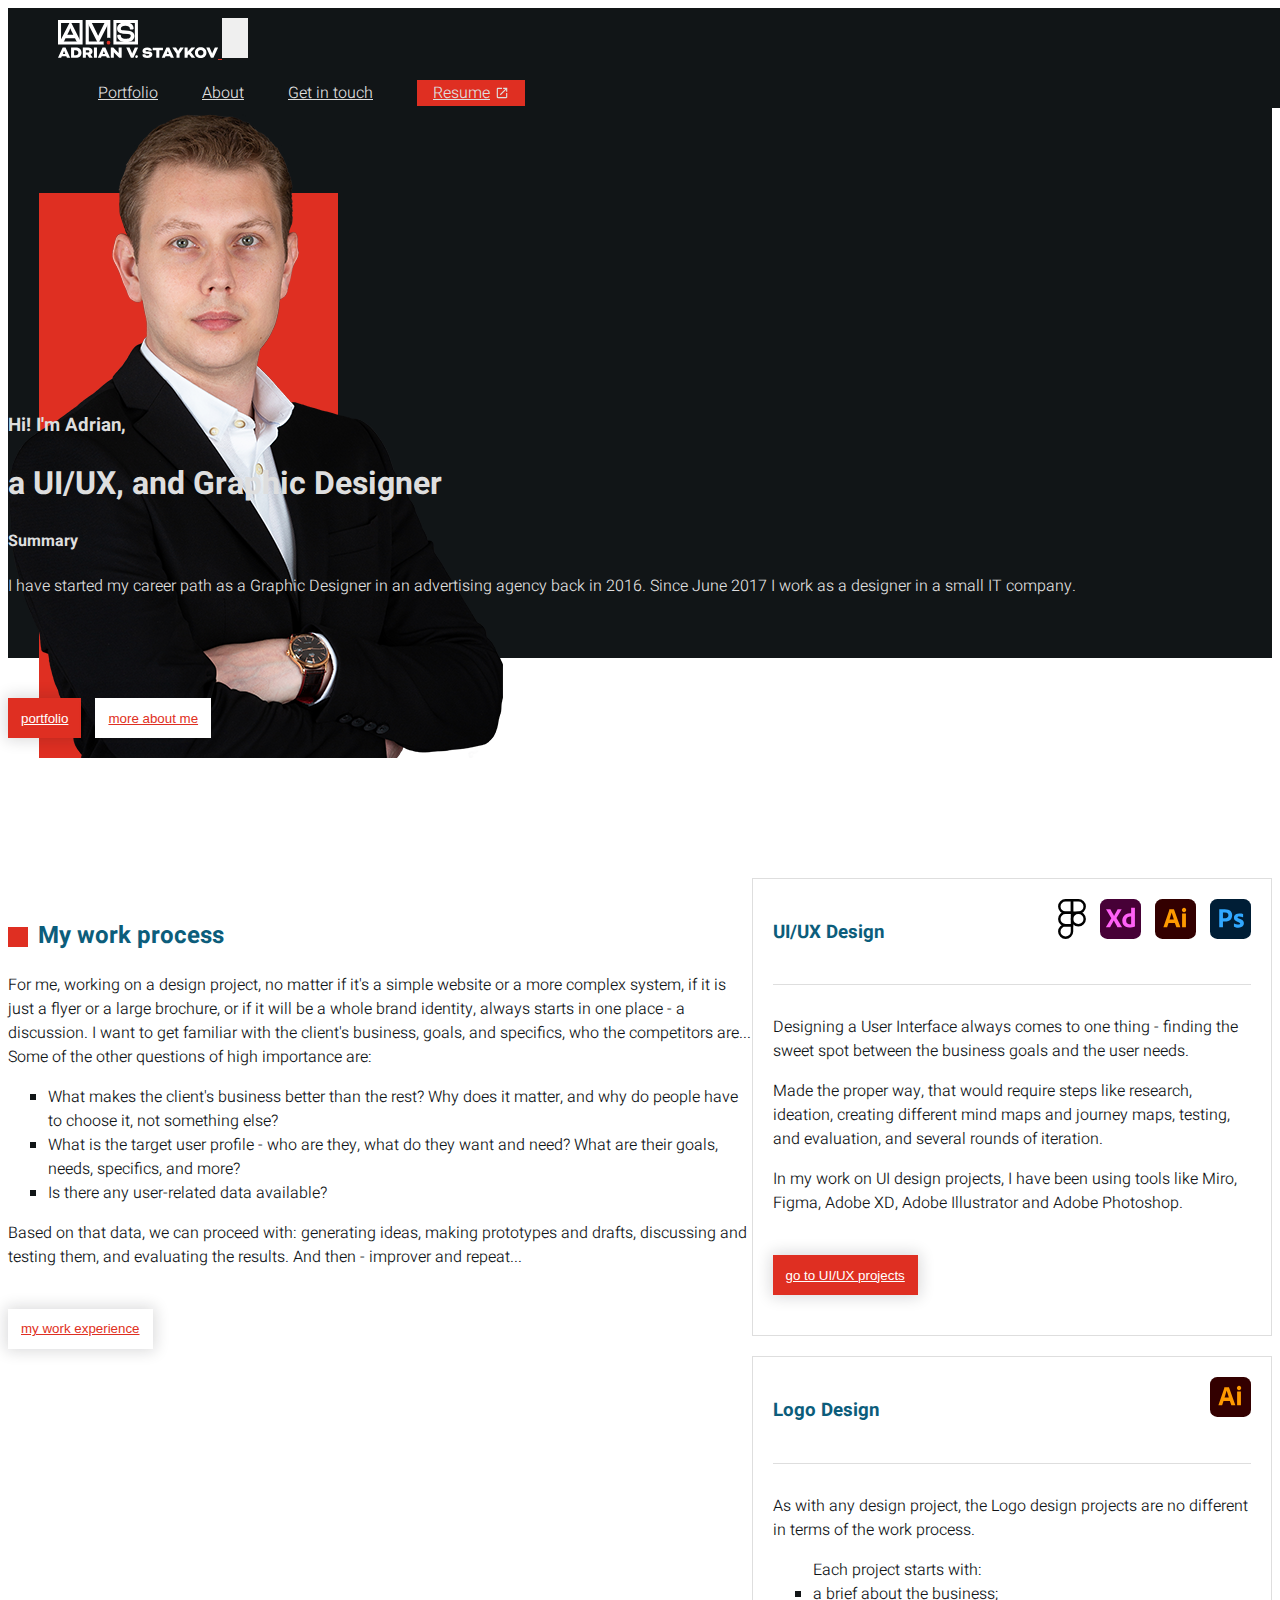
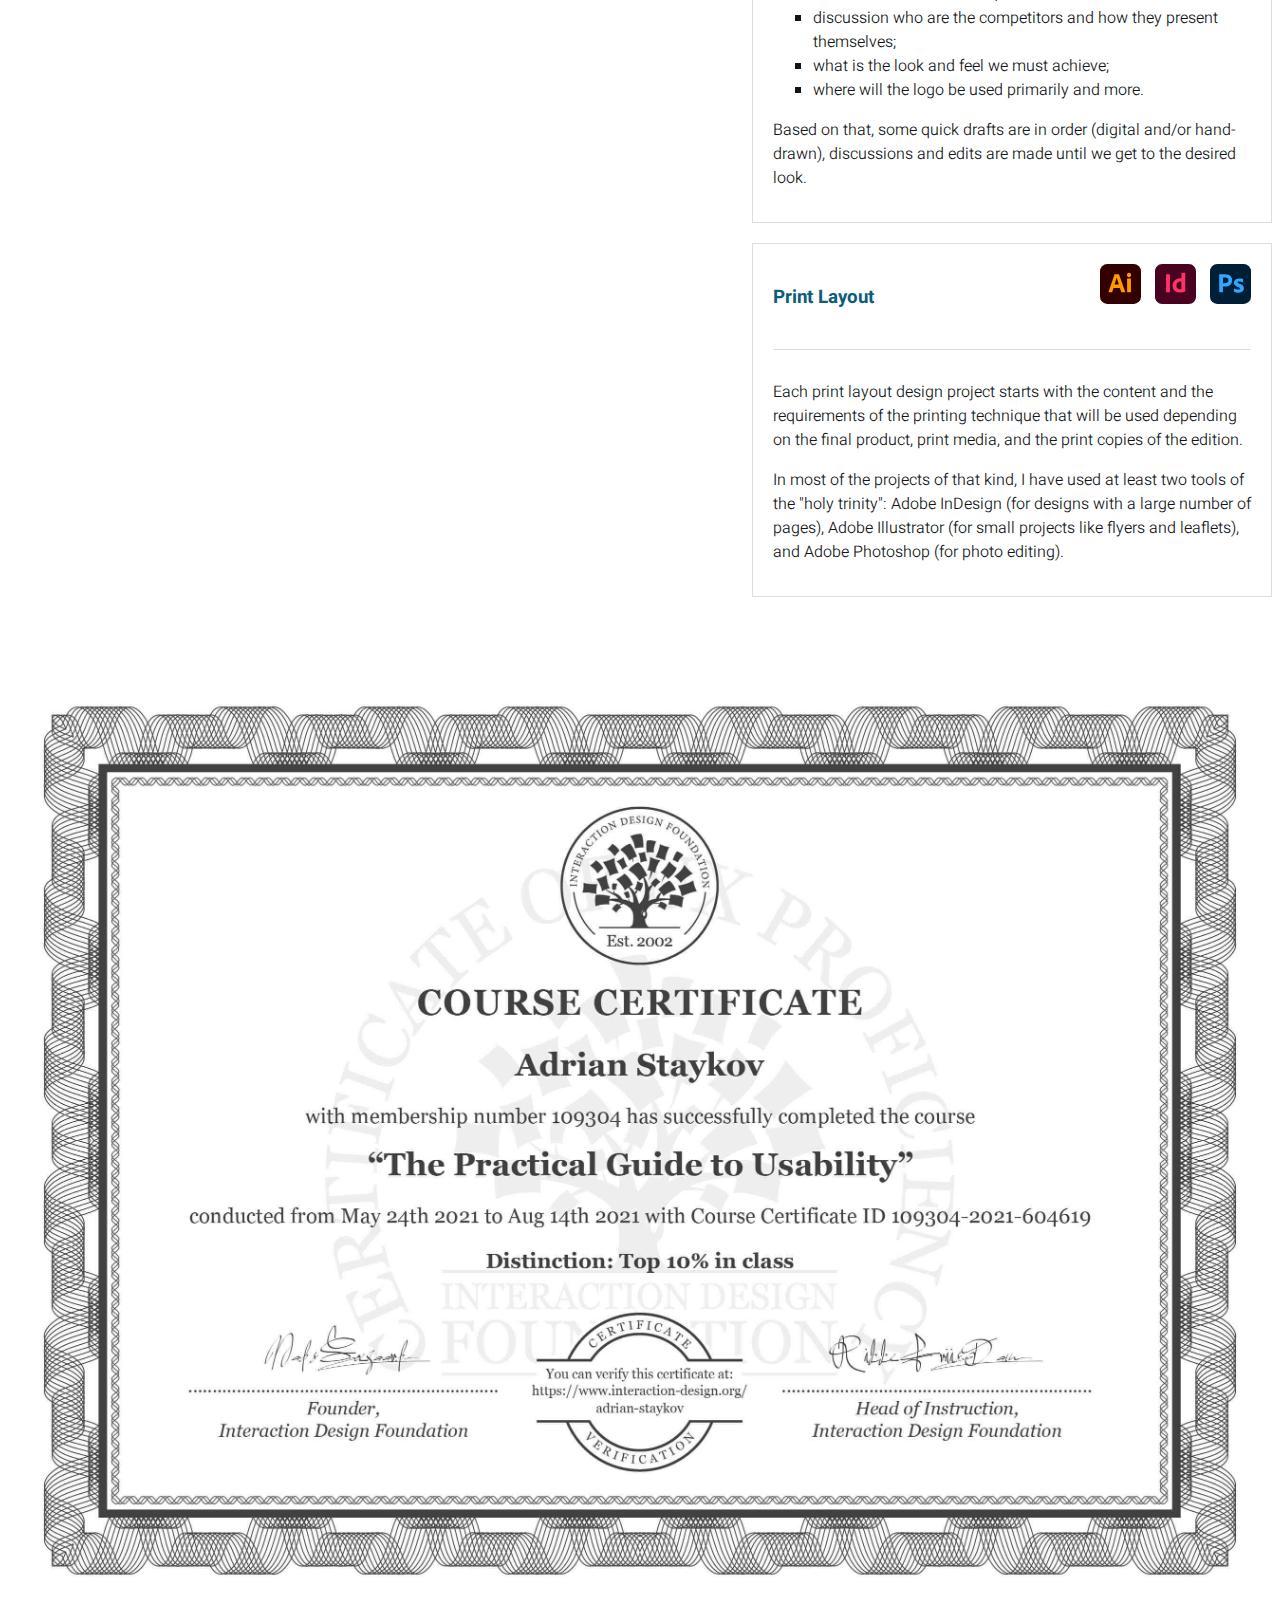
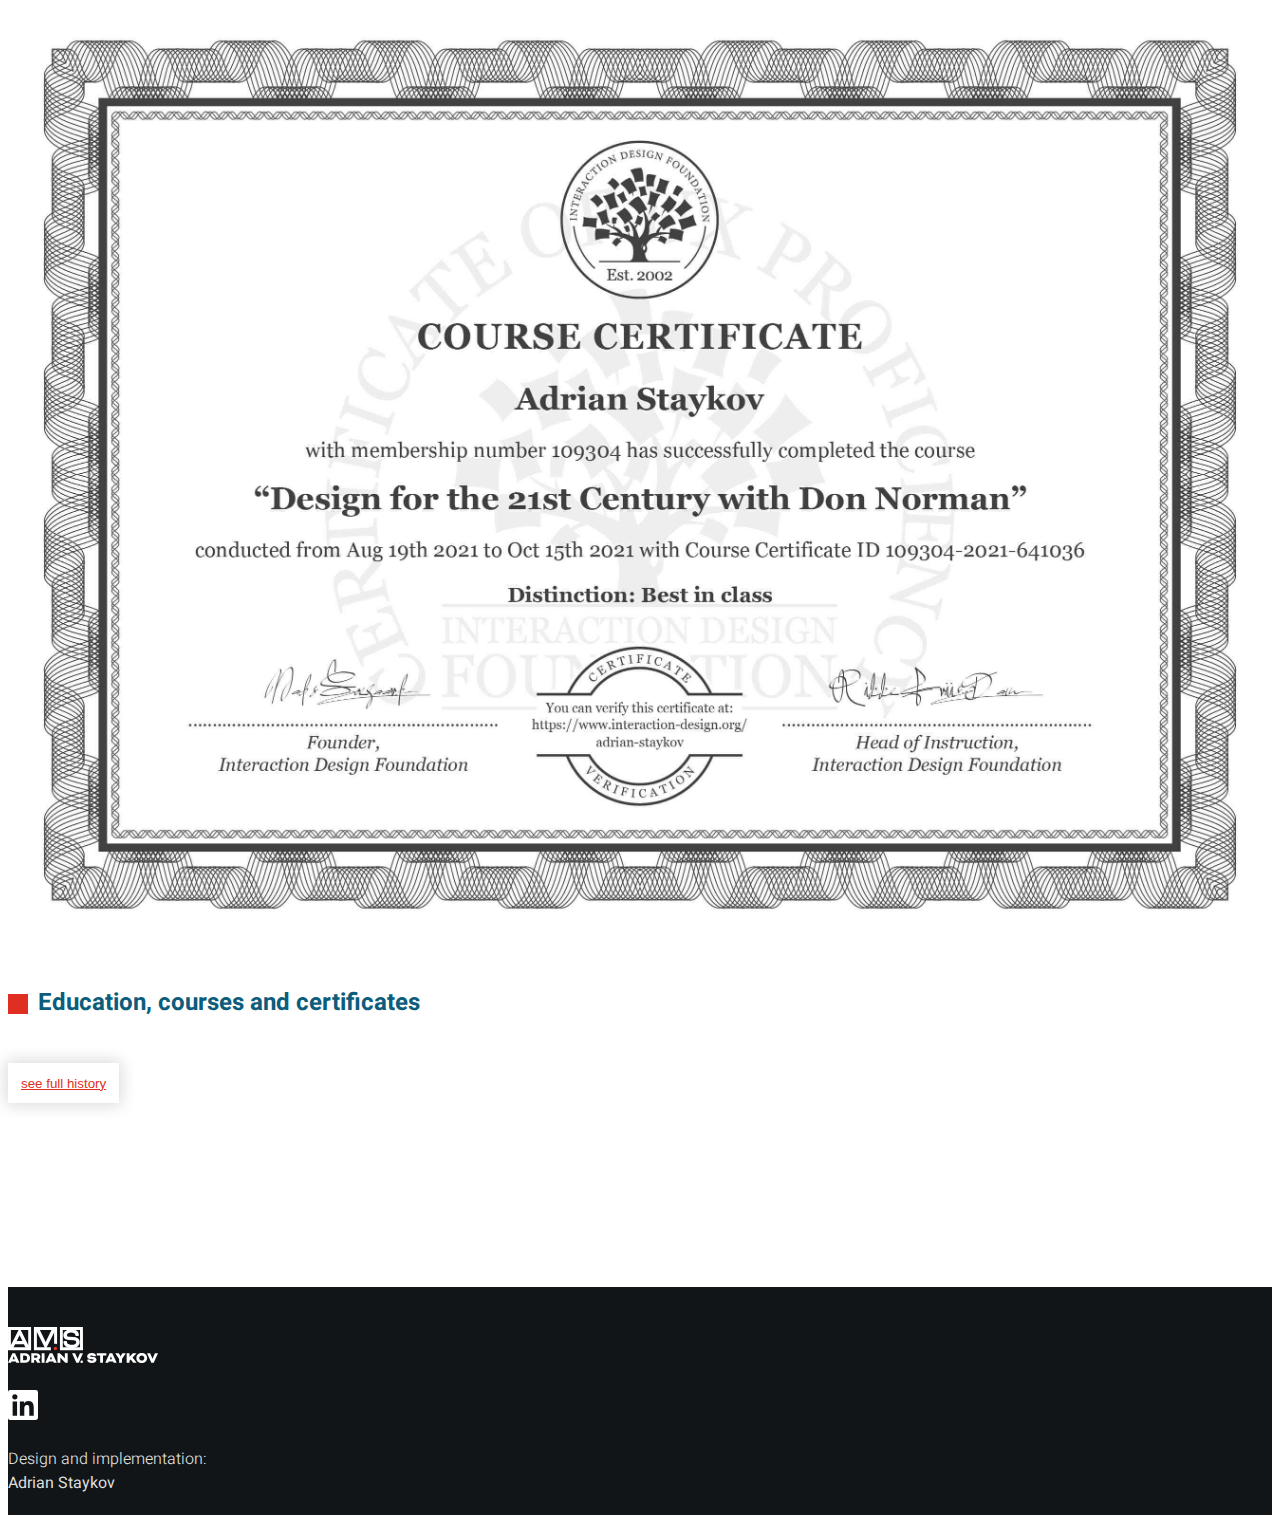
<file: index.html>
<!DOCTYPE html>
<!--[if lte IE 6]><html class="preIE7 preIE8 preIE9"><![endif]-->
<!--[if IE 7]><html class="preIE8 preIE9"><![endif]-->
<!--[if IE 8]><html class="preIE9"><![endif]-->
<!--[if gte IE 9]><!--><html><!--<![endif]-->
<head>
  <meta charset="UTF-8">
  <meta http-equiv="X-UA-Compatible" content="IE=edge,chrome=1">
  <meta name="viewport" content="width=device-width,initial-scale=1">
  <title>Adrian Staykov - UI/UX and Graphic Designer</title>
  <meta name="robots" content="noindex, nofollow">
  <meta name="author" content="Adrian Staykov">
  <meta name="description" content="My personal portfolio">
  <meta property="og:image" content="/images/misc/og-image-home.png" />
  <!-- Bootstrap CSS -->
  <link rel="stylesheet" href="https://cdn.jsdelivr.net/npm/bootstrap@4.6.1/dist/css/bootstrap.min.css" integrity="sha384-zCbKRCUGaJDkqS1kPbPd7TveP5iyJE0EjAuZQTgFLD2ylzuqKfdKlfG/eSrtxUkn" crossorigin="anonymous">
  <!-- Load Google Font-->
  <link rel="preconnect" href="https://fonts.googleapis.com">
<link rel="preconnect" href="https://fonts.gstatic.com" crossorigin>
<link href="https://fonts.googleapis.com/css2?family=Heebo:wght@300;500;800&display=swap" rel="stylesheet">
<link rel="stylesheet" href="/styles/syles.css" type="text/css">
</head>
<body>
<!--header with main menu-->
<header id="menu-container">
  <menu class="container">
    <nav class="navbar navbar-expand-md navbar-dark">
      <a class="navbar-brand" href="/">
        <img class="logo" src="/images/misc/logo.svg" alt="logo">
      </a>
      <button class="navbar-toggler" type="button" data-toggle="collapse" data-target=".menu-items" aria-controls="navbarSupportedContent" aria-expanded="false" aria-label="Toggle navigation">
        <span class="navbar-toggler-icon"></span>
      </button>
      <div class="collapse navbar-collapse menu-items">
        <command class="nav-item">
          <a href="/pages/portfolio-listing.html">Portfolio</a>
        </command>
        <command class="nav-item">
          <a href="/pages/about.html">About</a>
        </command>
        <command class="nav-item">
          <a href="/pages/contacts.html">Get in touch</a>
        </command>
        <command class="nav-item">
          <a href="/files/Adrian-Staykov-Resume.pdf" target="_blank" id="resume-nav-link">Resume</a>
        </command>
      </div>
    </nav>
  </menu>
</header>
<!--END of header with main menu-->

<!--header area with image-->
<section>
  <div class="home-header-area">
    <row class="home-intro container row has-border-and-padding-top">
      <div class="intro-image col-lg-6 col-md-6">
      </div>

      <div class="col-lg-6 col-md-6">
        <div class="home-intro-text text-white">
          <div class="content-has-padding-bottom">
            <h3>Hi! I'm Adrian,</h3>
            <h1>a UI/UX, and Graphic Designer</h1>
            <h4>Summary</h4>
            <p>
              I have started my career path as a Graphic Designer in an advertising agency back in 2016. Since June 2017 I work as a designer in a small IT company.
            </p>
          </div>

          <div class="two-buttons-next-to-each-other">
            <button class="button-has-shadow button-red"><a href="/pages/portfolio-listing.html">portfolio</a></button>
            <button class="button-has-shadow button-white"><a href="/pages/about.html">more about me</a></button>
          </div>
        </div>
      </div>
    </row>
  </div>
  <div class="header-white-strap-behind"></div>
</section>
<!--END of header area with image-->

<!--all page content between the header are with image and footer-->
<div class="container body-after-header">

  <!--section with two columns - skills and tools-->
  <section>
    <row class="skills-and-tools row">
      <div class="col-md-6">
        <h2>My work process</h2>
        <p>
          For me, working on a design project, no matter if it's a simple website or a more complex system, if it is just a flyer or a large brochure, or if it will be a whole brand identity, always starts in one place - a discussion. I want to get familiar with the client's business, goals, and specifics, who the competitors are... Some of the other questions of high importance are:
          <ul>
            <li>What makes the client's business better than the rest? Why does it matter, and why do people have to choose it, not something else?</li>
            <li>What is the target user profile - who are they, what do they want and need? What are their goals, needs, specifics, and more?</li>
            <li>Is there any user-related data available?</li>
          </ul>
        </p>
        <p>
          Based on that data, we can proceed with: generating ideas, making prototypes and drafts, discussing and testing them, and evaluating the results. And then - improver and repeat...
        </p>
        <button class="button-has-shadow button-white"><a href="/pages/about.html#work-experience">my work experience</a></button>
      </div>
      <!--column with tools briefs-->
      <div class="tools col-md-6 col-sm-12">
        <div class="block-with-frame">
          <div class="header-has-logos block-with-frame-header">
            <h3>UI/UX Design</h3>
            <div class="tools-logos-block">
              <img src="/images/tools-logos/figma-Icon-Black.svg">
              <img src="/images/tools-logos/xd_appicon.svg">
              <img src="/images/tools-logos/illustrator.svg">
              <img src="/images/tools-logos/ps_appicon.svg">
            </div>
          </div> 
          <p>
            Designing a User Interface always comes to one thing - finding the sweet spot between the business goals and the user needs.
          </p>
          <p>
            Made the proper way, that would require steps like research, ideation, creating different mind maps and journey maps, testing, and evaluation, and several rounds of iteration.
          </p>
          <p>
            In my work on UI design projects, I have been using tools like Miro, Figma, Adobe XD, Adobe Illustrator and Adobe Photoshop.
          </p>
          <button class="button-red button-has-shadow"><a href="/pages/portfolio/ui-design/ui-ux-projects-listing.html">go to UI/UX projects</a></button>
        </div>

        <div class="block-with-frame">
          <div class="header-has-logos block-with-frame-header">
            <h3>Logo Design</h3>
            <div class="tools-logos-block">
              <img src="/images/tools-logos/illustrator.svg">
            </div>
          </div> 
          <p>
            As with any design project, the Logo design projects are no different in terms of the work process.
          </p>
          <ul>Each project starts with:
            <li>a brief about the business;</li>
            <li>discussion who are the competitors and how they present themselves;</li>
            <li>what is the look and feel we must achieve;</li>
            <li>where will the logo be used primarily and more.</li>
          </ul>
          <p>Based on that, some quick drafts are in order (digital and/or hand-drawn), discussions and edits are made until we get to the desired look.</p>
          <!-- <button class="button-red button-has-shadow"><a href="#">all logo designs</a></button> -->
        </div>
  
        <div class="block-with-frame">
          <div class="header-has-logos block-with-frame-header">
            <h3>Print Layout</h3>
            <div class="tools-logos-block">
              <img src=" /images/tools-logos/illustrator.svg">
              <img src=" /images/tools-logos/indesign.svg">
              <img src=" /images/tools-logos/ps_appicon.svg">
            </div>
          </div> 
          <p>
            Each print layout design project starts with the content and the requirements of the printing technique that will be used depending on the final product, print media, and the print copies of the edition.
          </p>
          <p>
            In most of the projects of that kind, I have used at least two tools of the "holy trinity": Adobe InDesign (for designs with a large number of pages), Adobe Illustrator (for small projects like flyers and leaflets), and Adobe Photoshop (for photo editing).
          </p>
          <!-- <button class="button-red button-has-shadow"><a href="#">all print layouts</a></button> -->
        </div>
      </div>
      <!--END of column with tools briefs-->
    </row>
  </section>
  <!--END of section with two columns - skills and tools-->
  <!-- Certificates secttion -->
<section>
  <row class="row certificates-section section-row-has-border-top">
    <div class="certificates-gallery col-md-6 col-sm-12">
      <img class="certificates-gallery col-md-6 col-sm-12" src="/images/certificates/course-certificate-the-practical-guide-to-usability.jpg">
      <img class="certificates-gallery col-md-6 col-sm-12" src="/images/certificates/course-certificate-design-for-the-21st-century.jpg">
    </div>
    
    <div class="certificates-text col-md-6 col-sm-12">
      <h2>Education, courses and certificates</h2>
      <button class="button-has-shadow button-white"><a href="/pages/about.html#education-and-certificates">see full history</a></button>
    </div>
  </row>
</section>


</div>
<!--END of all page content between the header are with image and footer-->

<footer>
  <!--footer content-->
  <div class="footer-content container">
    <row class="row text-white">
      <div class="col-sm-12 col-md-3">
        <a href="/">
          <img class="footer-logo" src="/images/misc/logo.svg" alt="logo">
        </a>
      </div>
      <div class="col-sm-12 col-md-5 social-media-icons-column">
        <a class="social-media-icons" href="https://www.linkedin.com/in/adrian-staykov/" title="Adrian Staykov LinkedIn" target="_blank" rel="nofollow">
          <img src="/images/misc/icon-linkedin.svg" alt="LinkedIn icon">
        </a>
      </div>

      <div class="col-sm-12 col-md-4">
        <p>
          Design and implementation:<br><strong>Adrian Staykov</strong>
        </p>
      </div>
    </row>
  </div>
<!--END of footer content-->
  <!-- Option 1: Bootstrap Bundle with Popper -->
  <script src="https://cdn.jsdelivr.net/npm/jquery@3.5.1/dist/jquery.slim.min.js" integrity="sha384-DfXdz2htPH0lsSSs5nCTpuj/zy4C+OGpamoFVy38MVBnE+IbbVYUew+OrCXaRkfj" crossorigin="anonymous"></script>
  <script src="https://cdn.jsdelivr.net/npm/bootstrap@4.6.1/dist/js/bootstrap.bundle.min.js" integrity="sha384-fQybjgWLrvvRgtW6bFlB7jaZrFsaBXjsOMm/tB9LTS58ONXgqbR9W8oWht/amnpF" crossorigin="anonymous"></script>
</footer>
</body>
</html>
</file>
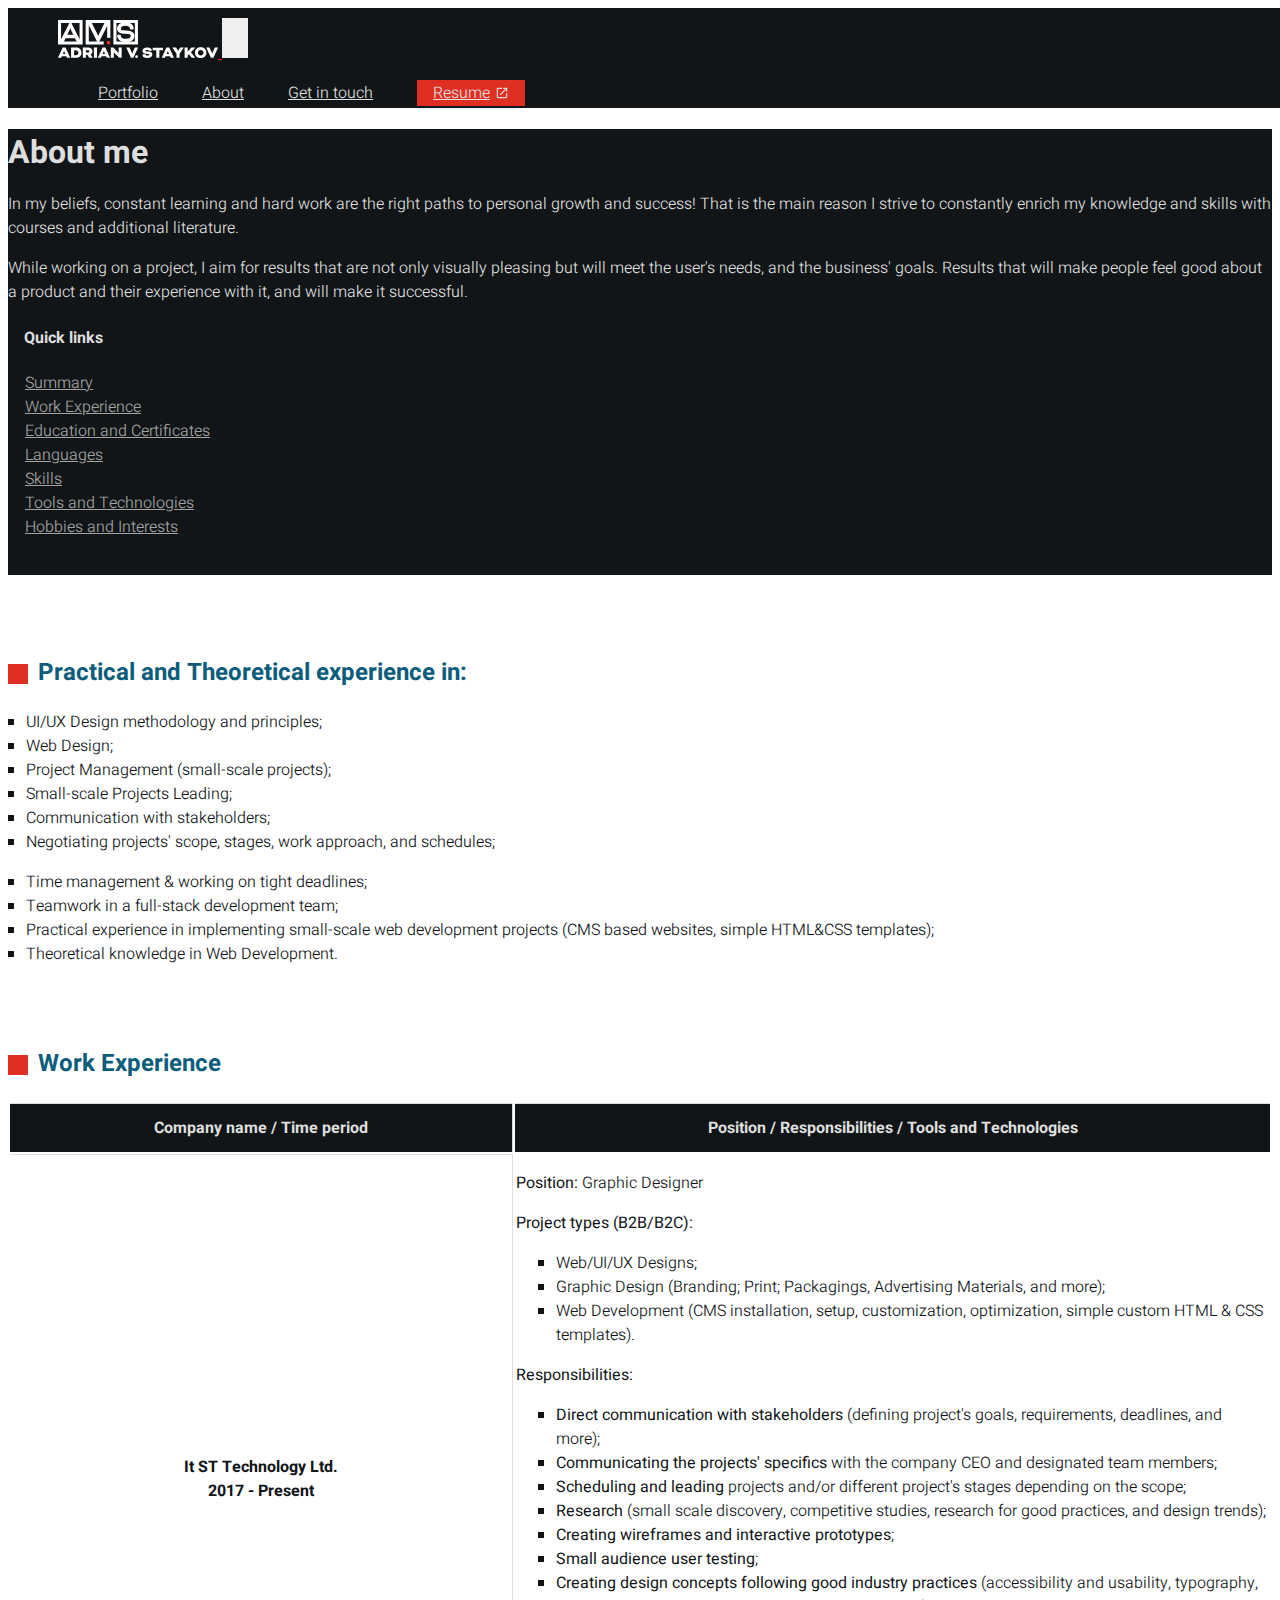
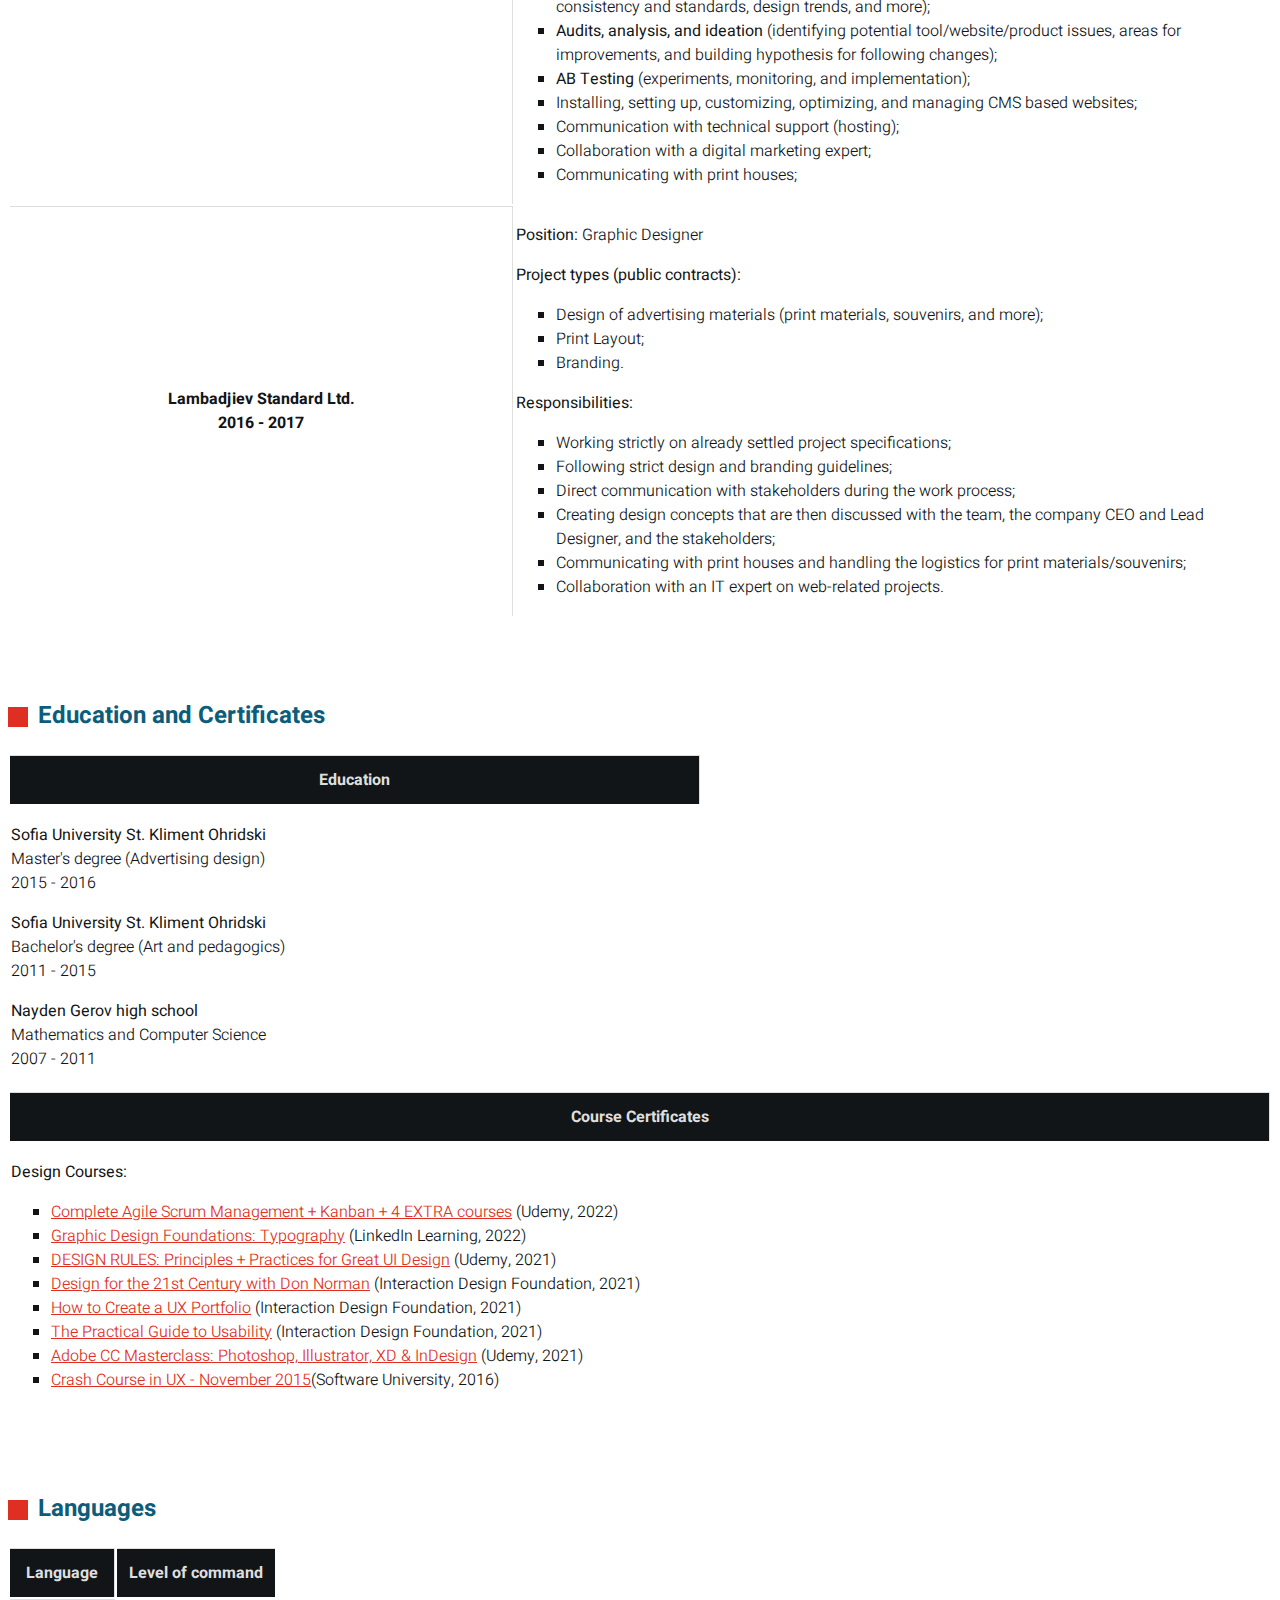
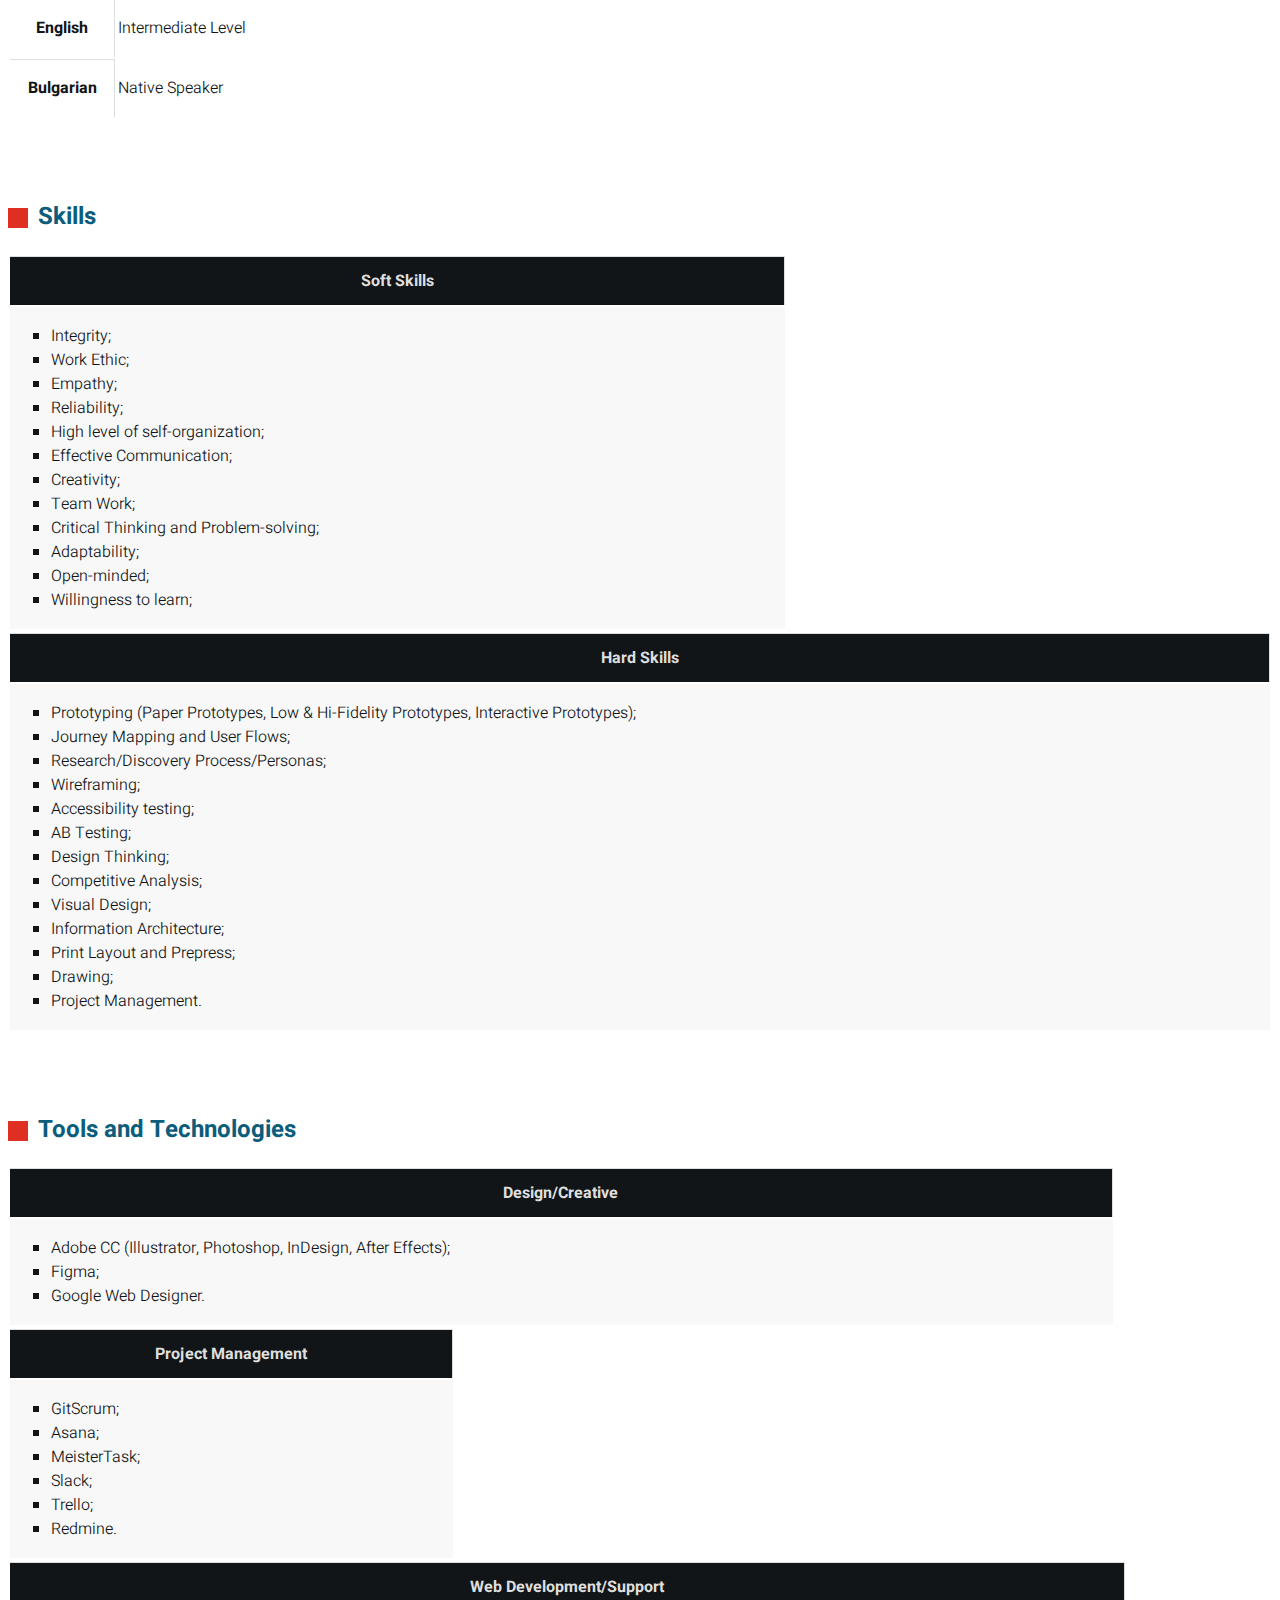
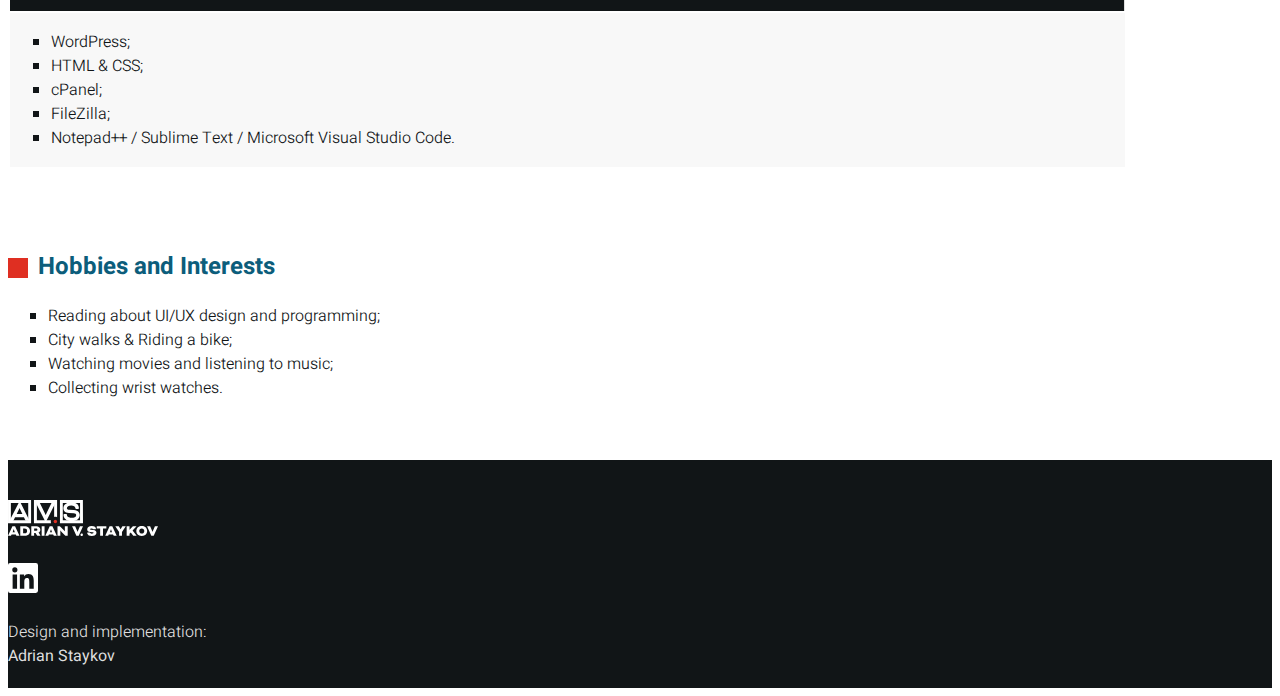
<file: pages/about.html>
<!DOCTYPE html>
<!--[if lte IE 6]><html class="preIE7 preIE8 preIE9"><![endif]-->
<!--[if IE 7]><html class="preIE8 preIE9"><![endif]-->
<!--[if IE 8]><html class="preIE9"><![endif]-->
<!--[if gte IE 9]><!--><html><!--<![endif]-->
<head>
  <meta charset="UTF-8">
  <meta http-equiv="X-UA-Compatible" content="IE=edge,chrome=1">
  <meta name="viewport" content="width=device-width,initial-scale=1">
  <title>Adrian Staykov - UI/UX and Graphic Designer</title>
  <meta name="author" content="Adrian Staykov">
  <meta name="description" content="My personal portfolio">
  <!-- Bootstrap CSS -->
  <link rel="stylesheet" href="https://cdn.jsdelivr.net/npm/bootstrap@4.6.1/dist/css/bootstrap.min.css" integrity="sha384-zCbKRCUGaJDkqS1kPbPd7TveP5iyJE0EjAuZQTgFLD2ylzuqKfdKlfG/eSrtxUkn" crossorigin="anonymous">
  <!-- Load Google Font-->
  <link rel="preconnect" href="https://fonts.googleapis.com">
<link rel="preconnect" href="https://fonts.gstatic.com" crossorigin>
<link href="https://fonts.googleapis.com/css2?family=Heebo:wght@300;500;800&display=swap" rel="stylesheet">
<link rel="stylesheet" href="/styles/syles.css" type="text/css">
</head>
<body>
<!--header with main menu-->
<header id="menu-container">
  <menu class="container">
    <nav class="navbar navbar-expand-md navbar-dark">
      <a class="navbar-brand" href="/">
        <img class="logo" src="/images/misc/logo.svg" alt="logo">
      </a>
      <button class="navbar-toggler" type="button" data-toggle="collapse" data-target=".menu-items" aria-controls="navbarSupportedContent" aria-expanded="false" aria-label="Toggle navigation">
        <span class="navbar-toggler-icon"></span>
      </button>
      <div class="collapse navbar-collapse menu-items">
        <command class="nav-item">
          <a href="/pages/portfolio-listing.html">Portfolio</a>
        </command>
        <command class="nav-item menu-item-active">
          <a href="/pages/about.html">About</a>
        </command>
        <command class="nav-item">
          <a href="/pages/contacts.html">Get in touch</a>
        </command>
        <command class="nav-item">
          <a href="/files/Adrian-Staykov-Resume.pdf" target="_blank" id="resume-nav-link">Resume</a>
        </command>
      </div>
    </nav>
  </menu>
</header>
<!--END of header with main menu-->

<!--Page intro area-->
<section class="page-info-header text-white">
  <row class="container row has-border-and-padding-top">
    <div class="col-lg-6 col-md-6">
        <h1>About me</h1>
        <p>
          In my beliefs, constant learning and hard work are the right paths to personal growth and success! That is the main reason I strive to constantly enrich my knowledge and skills with courses and additional literature.
        </p>
        <p>
          While working on a project, I aim for results that are not only visually pleasing but will meet the user's needs, and the business' goals. Results that will make people feel good about a product and their experience with it, and will make it successful.
        </p>
    </div>

    <div class="col-lg-6 col-md-6">
      <div class="intro-header-quick-links">
          <h4>Quick links</h4>
          <ul>
              <li><a href="#summary">Summary</a></li>
              <li><a href="#work-experience">Work Experience</a></li>
              <li><a href="#education-and-certificates">Education and Certificates</a></li>
              <li><a href="#languages">Languages</a></li>
              <li><a href="#skills">Skills</a></li>
              <li><a href="#tools">Tools and Technologies</a></li>
              <li><a href="#hobbies-and-interestes">Hobbies and Interests</a></li>
          </ul>
      </div>
    </div>
  </row>
</section>
<!--End of Page intro area-->
<!--Summary-->
<section id="summary" class="container">
  <row class="row">
    <h2 class="col-md-12">Practical and Theoretical experience in:</h2>
    <div class="col-md-6">
      <ul>
        <li>UI/UX Design methodology and principles;</li>
        <li>Web Design;</li>
        <li>Project Management (small-scale projects);</li>
        <li>Small-scale Projects Leading;</li>  
        <li>Communication with stakeholders;</li>  
        <li>Negotiating projects&#39; scope, stages, work approach, and schedules;</li>  
      </ul>
    </div>
    <div class="col-md-6">
      <ul>
        <li>Time management & working on tight deadlines;</li>
        <li>Teamwork in a full-stack development team;</li>
        <li>Practical experience in implementing small-scale web development projects (CMS based websites, simple HTML&CSS templates);</li>
        <li>Theoretical knowledge in Web Development.</li>
      </ul>
    </div>
  </row>
</section>
<!--End of Summary-->
<!--Work Experience-->
<section id="work-experience" class="container">
  <row class="row">
    <h2>Work Experience</h2>
    <table class="table">
      <thead class="table-header-dark">
        <tr>
          <th scope="col" class="company-name-column">Company name / Time period</th>
          <th scope="col">Position / Responsibilities / Tools and Technologies</th>
        </tr>
      </thead>
      <tbody>
        <tr>
          <th scope="row">It ST Technology Ltd. <br> 2017 - Present</th>
          <td>
            <p><strong>Position:</strong> Graphic Designer</p>
            <p><strong>Project types (B2B/B2C):</strong>
              <ul>
                <li>Web/UI/UX Designs;</li>
                <li>Graphic Design (Branding; Print; Packagings, Advertising Materials, and more);</li>
                <li>Web Development (CMS installation, setup, customization, optimization, simple custom HTML & CSS templates).</li>
              </ul>
            </p>
            <p><strong>Responsibilities:</strong>
              <ul>
                <li><strong>Direct communication with stakeholders</strong> (defining project&#39;s goals, requirements, deadlines, and more);</li>
                <li><strong>Communicating the projects&#39; specifics</strong> with the company CEO and designated team members;</li>
                <li><strong>Scheduling and leading</strong> projects and/or different project&#39;s stages depending on the scope;</li>
                <li><strong>Research</strong> (small scale discovery, competitive studies, research for good practices, and design trends);</li>
                <li><strong>Creating wireframes and interactive prototypes</strong>;</li>
                <li><strong>Small audience user testing</strong>;</li>
                <li><strong>Creating design concepts following good industry practices</strong> (accessibility and usability, typography, consistency and standards, design trends, and more);</li>
                <li><strong>Audits, analysis, and ideation</strong> (identifying potential tool/website/product issues, areas for improvements, and building hypothesis for following changes);</li>
                <li><strong>AB Testing</strong> (experiments, monitoring, and implementation);</li>
                <li>Installing, setting up, customizing, optimizing, and managing CMS based websites;</li>
                <li>Communication with technical support (hosting);</li>
                <li>Collaboration with a digital marketing expert;</li>
                <li>Communicating with print houses;</li>
              </ul>
            </p>
          </td>
        </tr>
        <tr>
          <th scope="row" class="company-name-column">Lambadjiev Standard Ltd. <br> 2016 - 2017</th>
          <td>
            <p><strong>Position:</strong> Graphic Designer</p>
            <p><strong>Project types (public contracts):</strong>
              <ul>
                <li>Design of advertising materials (print materials, souvenirs, and more);</li>
                <li>Print Layout;</li>
                <li>Branding.</li>
              </ul>
            </p>
            <p><strong>Responsibilities:</strong>
              <ul>
                <li>Working strictly on already settled project specifications;</li>
                <li>Following strict design and branding guidelines;</li>
                <li>Direct communication with stakeholders during the work process;</li>
                <li>Creating design concepts that are then discussed with the team, the company CEO and Lead Designer, and the stakeholders;</li>
                <li>Communicating with print houses and handling the logistics for print materials/souvenirs;</li>
                <li>Collaboration with an IT expert on web-related projects.</li>
              </ul>
            </p>
          </td>
        </tr>
      </tbody>
    </table>
  </row>
</section>
<!--End of Work Experience-->
<!--Education and Courses-->
<section id="education-and-certificates" class="container">
  <h2>Education and Certificates</h2>
  <row class="row">
    <table class="table col-md-4">
      <thead class="table-header-dark">
        <tr>
          <th scope="col" class="company-name-column">Education</th>
        </tr>
      </thead>
      <tbody>
        <tr>
          <td>
            <p><strong>Sofia University St. Kliment Ohridski</strong><br>
              Master's degree (Advertising design)<br>
              2015 - 2016
            </p>

            <p><strong>Sofia University St. Kliment Ohridski</strong><br>
              Bachelor's degree (Art and pedagogics)<br>
              2011 - 2015
            </p>

            <p><strong>Nayden Gerov high school</strong><br>
              Mathematics and Computer Science<br>
              2007 - 2011
            </p>
          </td>
        </tr>         
      </tbody>
    </table>

    <table class="table col-md-8">
      <thead class="table-header-dark">
        <tr>
          <th scope="col" class="company-name-column">Course Certificates</th>
        </tr>
      </thead>
      <tbody>
        <tr>
          <td>
            <p><strong>Design Courses:</strong></p>
            <ul>
              <li><a href="https://www.udemy.com/certificate/UC-fbe9dab3-db4e-409e-9518-896cc75b6183/" target="_blank"> Complete Agile Scrum Management + Kanban + 4 EXTRA courses</a> (Udemy, 2022)</li>
              <li><a href="https://www.linkedin.com/learning/certificates/77e0ff6702551bedcd6dbdf6bc0c72d9b5707f3c6181bd205bbae76b43eb758f?lipi=urn%3Ali%3Apage%3Ad_flagship3_profile_view_base%3BTQZQd3SWRXSNp60A1wzqCQ%3D%3D" target="_blank">Graphic Design Foundations: Typography</a> (LinkedIn Learning, 2022)</li>
              <li><a href="https://www.udemy.com/certificate/UC-657f0055-b84b-414b-b459-7cb31735aecf/" target="_blank">DESIGN RULES: Principles + Practices for Great UI Design</a> (Udemy, 2021)</li>
              <li><a href="https://www.interaction-design.org/adrian-staykov/certificate/course/be1424f9-bfa0-4cef-94d6-a0aadb13fa39" target="_blank">Design for the 21st Century with Don Norman</a> (Interaction Design Foundation, 2021)</li>
              <li><a href="https://www.interaction-design.org/adrian-staykov/certificate/course/131b8e1b-40b5-40d5-978b-b26226ed0275" target="_blank">How to Create a UX Portfolio</a> (Interaction Design Foundation, 2021)</li>
              <li><a href="https://www.interaction-design.org/adrian-staykov/certificate/course/331179ad-0b56-49fc-a83d-2fff10848a72" target="_blank">The Practical Guide to Usability</a> (Interaction Design Foundation, 2021)</li>
              <li><a href="https://www.udemy.com/certificate/UC-c8954ac0-209d-4a99-9671-26f9060e6aee/" target="_blank">Adobe CC Masterclass: Photoshop, Illustrator, XD & InDesign</a> (Udemy, 2021)</li>
              <li><a href="https://softuni.bg/certificates/details/8016/b11a4c03" target="_blank">Crash Course in UX - November 2015</a>(Software University, 2016)</li>
            </ul>
          </td>
        </tr>         
      </tbody>
    </table>
  </row>
</section>
<!-- Education and Courses -->
<!--Languages-->
<section id="languages" class="container">
  <row class="row">
    <h2>Languages</h2>
    <table class="table">
      <thead class="table-header-dark">
        <tr>
          <th scope="col" class="company-name-column">Language</th>
          <th scope="col">Level of command</th>
        </tr>
      </thead>
      <tbody>
        <tr>
          <th scope="row">English</th>
          <td>
            <p>Intermediate Level</p>
          </td>
        </tr>
        <tr>
          <th scope="row" class="company-name-column">Bulgarian</th>
          <td>
            <p>Native Speaker</p>
          </td>
        </tr>
      </tbody>
    </table>
  </row>
</section>
<!--End of Languages-->
<!--Skills-->
<section id="skills" class="container">
    <h2>Skills</h2>
    <row class="row">
      <table class="table col-md-6">
        <thead class="table-header-dark">
          <tr>
            <th scope="col" class="company-name-column">Soft Skills</th>
          </tr>
        </thead>
        <tbody class="light-gray-background">
          <tr>
            <td>
              <ul>
                <li>Integrity;</li>
                <li>Work Ethic;</li>
                <li>Empathy;</li>
                <li>Reliability;</li>
                <li>High level of self-organization;</li>
                <li>Effective Communication;</li>
                <li>Creativity;</li>
                <li>Team Work;</li>
                <li>Critical Thinking and Problem-solving;</li>
                <li>Adaptability;</li>
                <li>Open-minded;</li>
                <li>Willingness to learn;</li>
              </ul>
            </td>
          </tr>         
        </tbody>
      </table>

      <table class="table col-md-6">
        <thead class="table-header-dark">
          <tr>
            <th scope="col" class="company-name-column">Hard Skills</th>
          </tr>
        </thead>
        <tbody class="light-gray-background">
          <tr>
            <td>
              <ul>
                <li>Prototyping (Paper Prototypes, Low & Hi-Fidelity Prototypes, Interactive Prototypes);</li>
                <li>Journey Mapping and User Flows;</li>
                <li>Research/Discovery Process/Personas;</li>
                <li>Wireframing;</li>
                <li>Accessibility testing;</li>
                <li>AB Testing;</li>
                <li>Design Thinking;</li>
                <li>Competitive Analysis;</li>
                <li>Visual Design;</li>
                <li>Information Architecture;</li>
                <li>Print Layout and Prepress;</li>
                <li>Drawing;</li>
                <li>Project Management.</li>
              </ul>

            </td>
          </tr>         
        </tbody>
      </table>
    </row>
</section>
<!-- End of Skills -->
<!--Tools-->
<section id="tools" class="container">
  <h2>Tools and Technologies</h2>
  <row class="row">
    <table class="table col-md-4">
      <thead class="table-header-dark">
        <tr>
          <th scope="col" class="company-name-column">Design/Creative</th>
        </tr>
      </thead>
      <tbody class="light-gray-background">
        <tr>
          <td>
            <ul>
              <li>Adobe CC (Illustrator, Photoshop, InDesign, After Effects);</li>
              <li>Figma;</li>
              <li>Google Web Designer.</li>
            </ul>
          </td>
        </tr>         
      </tbody>
    </table>

    <table class="table col-md-4">
      <thead class="table-header-dark">
        <tr>
          <th scope="col" class="company-name-column">Project Management</th>
        </tr>
      </thead>
      <tbody class="light-gray-background">
        <tr>
          <td>
            <ul>
              <li>GitScrum;</li>
              <li>Asana;</li>
              <li>MeisterTask;</li>
              <li>Slack;</li>
              <li>Trello;</li>
              <li>Redmine.</li>
            </ul>
          </td>
        </tr>         
      </tbody>
    </table>

    <table class="table col-md-4">
      <thead class="table-header-dark">
        <tr>
          <th scope="col" class="company-name-column">Web Development/Support</th>
        </tr>
      </thead>
      <tbody class="light-gray-background">
        <tr>
          <td>
            <ul>
              <li>WordPress;</li>
              <li>HTML & CSS;</li>
              <li>cPanel;</li>
              <li>FileZilla;</li>
              <li>Notepad++ / Sublime Text / Microsoft Visual Studio Code.</li>
            </ul>

          </td>
        </tr>         
      </tbody>
    </table>
  </row>
</section>
<!-- End of Tools -->

<!--Hobbies-->
<section id="hobbies-and-interestes" class="container">
  <h2>Hobbies and Interests</h2>
  <row class="row">
    <ul>
      <li>Reading about UI/UX design and programming;</li>
      <li>City walks &amp; Riding a bike;</li>
      <li>Watching movies and listening to music;</li>
      <li>Collecting wrist watches.</li>
    </ul>
  </row>
</section>
<!-- End of Hobbies -->

<footer>
  <!--footer content-->
  <div class="footer-content container">
    <row class="row text-white">
      <div class="col-sm-12 col-md-3">
        <a href="/">
          <img class="footer-logo" src="/images/misc/logo.svg" alt="logo">
        </a>
      </div>
      <div class="col-sm-12 col-md-5 social-media-icons-column">
        <a class="social-media-icons" href="https://www.linkedin.com/in/adrian-staykov/" title="Adrian Staykov LinkedIn" target="_blank" rel="nofollow">
          <img src="/images/misc/icon-linkedin.svg" alt="LinkedIn icon">
        </a>
      </div>

      <div class="col-sm-12 col-md-4">
        <p>
          Design and implementation:<br><strong>Adrian Staykov</strong>
        </p>
      </div>
    </row>
  </div>
<!--END of footer content-->
  <!-- Option 1: Bootstrap Bundle with Popper -->
  <script src="https://cdn.jsdelivr.net/npm/jquery@3.5.1/dist/jquery.slim.min.js" integrity="sha384-DfXdz2htPH0lsSSs5nCTpuj/zy4C+OGpamoFVy38MVBnE+IbbVYUew+OrCXaRkfj" crossorigin="anonymous"></script>
  <script src="https://cdn.jsdelivr.net/npm/bootstrap@4.6.1/dist/js/bootstrap.bundle.min.js" integrity="sha384-fQybjgWLrvvRgtW6bFlB7jaZrFsaBXjsOMm/tB9LTS58ONXgqbR9W8oWht/amnpF" crossorigin="anonymous"></script>
</footer>
</body>
</html>
</file>
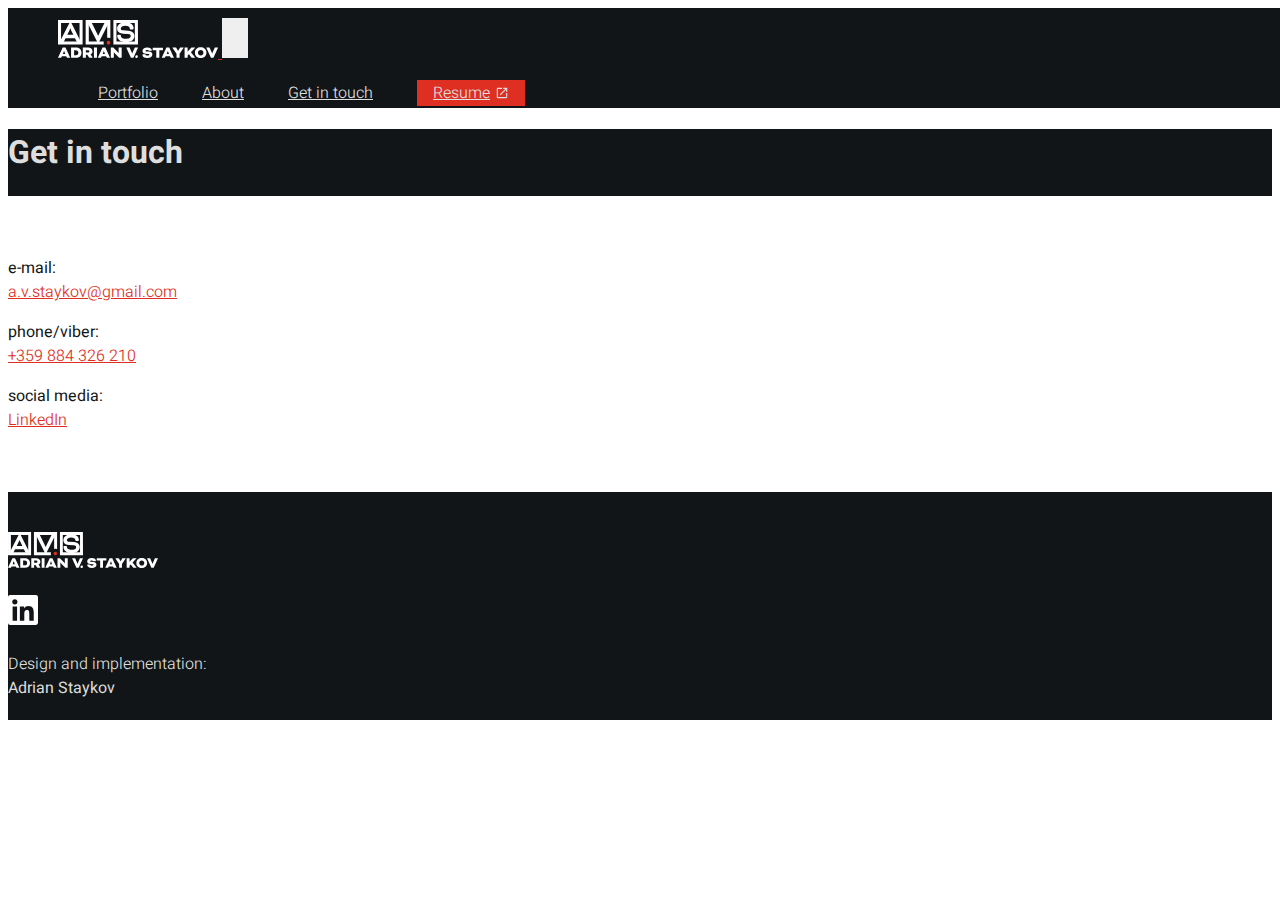
<file: pages/contacts.html>
<!DOCTYPE html>
<!--[if lte IE 6]><html class="preIE7 preIE8 preIE9"><![endif]-->
<!--[if IE 7]><html class="preIE8 preIE9"><![endif]-->
<!--[if IE 8]><html class="preIE9"><![endif]-->
<!--[if gte IE 9]><!--><html><!--<![endif]-->
<head>
  <meta charset="UTF-8">
  <meta http-equiv="X-UA-Compatible" content="IE=edge,chrome=1">
  <meta name="viewport" content="width=device-width,initial-scale=1">
  <title>Adrian Staykov - UI/UX and Graphic Designer</title>
  <meta name="author" content="Adrian Staykov">
  <meta name="description" content="My personal portfolio">
  <!-- Bootstrap CSS -->
  <link rel="stylesheet" href="https://cdn.jsdelivr.net/npm/bootstrap@4.6.1/dist/css/bootstrap.min.css" integrity="sha384-zCbKRCUGaJDkqS1kPbPd7TveP5iyJE0EjAuZQTgFLD2ylzuqKfdKlfG/eSrtxUkn" crossorigin="anonymous">
  <!-- Load Google Font-->
  <link rel="preconnect" href="https://fonts.googleapis.com">
<link rel="preconnect" href="https://fonts.gstatic.com" crossorigin>
<link href="https://fonts.googleapis.com/css2?family=Heebo:wght@300;500;800&display=swap" rel="stylesheet">
<link rel="stylesheet" href="/styles/syles.css" type="text/css">
</head>
<body>
<!--header with main menu-->
<header id="menu-container">
  <menu class="container">
    <nav class="navbar navbar-expand-md navbar-dark">
      <a class="navbar-brand" href="/">
        <img class="logo" src="/images/misc/logo.svg" alt="logo">
      </a>
      <button class="navbar-toggler" type="button" data-toggle="collapse" data-target=".menu-items" aria-controls="navbarSupportedContent" aria-expanded="false" aria-label="Toggle navigation">
        <span class="navbar-toggler-icon"></span>
      </button>
      <div class="collapse navbar-collapse menu-items">
        <command class="nav-item">
          <a href="/pages/portfolio-listing.html">Portfolio</a>
        </command>
        <command class="nav-item">
          <a href="/pages/about.html">About</a>
        </command>
        <command class="nav-item menu-item-active">
            <a href="/pages/contacts.html">Get in touch</a>
        </command>
        <command class="nav-item">
          <a href="/files/Adrian-Staykov-Resume.pdf" target="_blank" id="resume-nav-link">Resume</a>
        </command>
      </div>
    </nav>
  </menu>
</header>
<!--END of header with main menu-->

<!--Page intro area-->
<section class="page-info-header text-white">
  <row class="container row has-border-and-padding-top">
    <div class="col-lg-6 col-md-6">
        <h1>Get in touch</h1>
    </div>
  </row>
</section>
<!--End of Page intro area-->

<!--Contacts-->
<section id="contacts" class="container">
  <row class="row">
    <div class="col-md-4">
      <p><strong>e-mail:</strong><br><a href="mailto:a.v.staykov@gmail.com">a.v.staykov@gmail.com</a></p>
    </div>
    <div class="col-md-4">
      <p><strong>phone/viber:</strong><br><a href="tel:+359884326210">+359 884 326 210</a></p>
    </div>
    <div class="col-md-4">
      <p><strong>social media:</strong><br>
        <a href="https://www.linkedin.com/in/adrian-staykov/" target="_blank">LinkedIn</a></p>
    </div>
  </row>
</section>
<!-- Contacts -->

<footer>
  <!--footer content-->
  <div class="footer-content container">
    <row class="row text-white">
      <div class="col-sm-12 col-md-3">
        <a href="/">
          <img class="footer-logo" src="/images/misc/logo.svg" alt="logo">
        </a>
      </div>
      <div class="col-sm-12 col-md-5 social-media-icons-column">
        <a class="social-media-icons" href="https://www.linkedin.com/in/adrian-staykov/" title="Adrian Staykov LinkedIn" target="_blank" rel="nofollow">
          <img src="/images/misc/icon-linkedin.svg" alt="LinkedIn icon">
        </a>
      </div>

      <div class="col-sm-12 col-md-4">
        <p>
          Design and implementation:<br><strong>Adrian Staykov</strong>
        </p>
      </div>
    </row>
  </div>
<!--END of footer content-->
  <!-- Option 1: Bootstrap Bundle with Popper -->
  <script src="https://cdn.jsdelivr.net/npm/jquery@3.5.1/dist/jquery.slim.min.js" integrity="sha384-DfXdz2htPH0lsSSs5nCTpuj/zy4C+OGpamoFVy38MVBnE+IbbVYUew+OrCXaRkfj" crossorigin="anonymous"></script>
  <script src="https://cdn.jsdelivr.net/npm/bootstrap@4.6.1/dist/js/bootstrap.bundle.min.js" integrity="sha384-fQybjgWLrvvRgtW6bFlB7jaZrFsaBXjsOMm/tB9LTS58ONXgqbR9W8oWht/amnpF" crossorigin="anonymous"></script>
</footer>
</body>
</html>
</file>
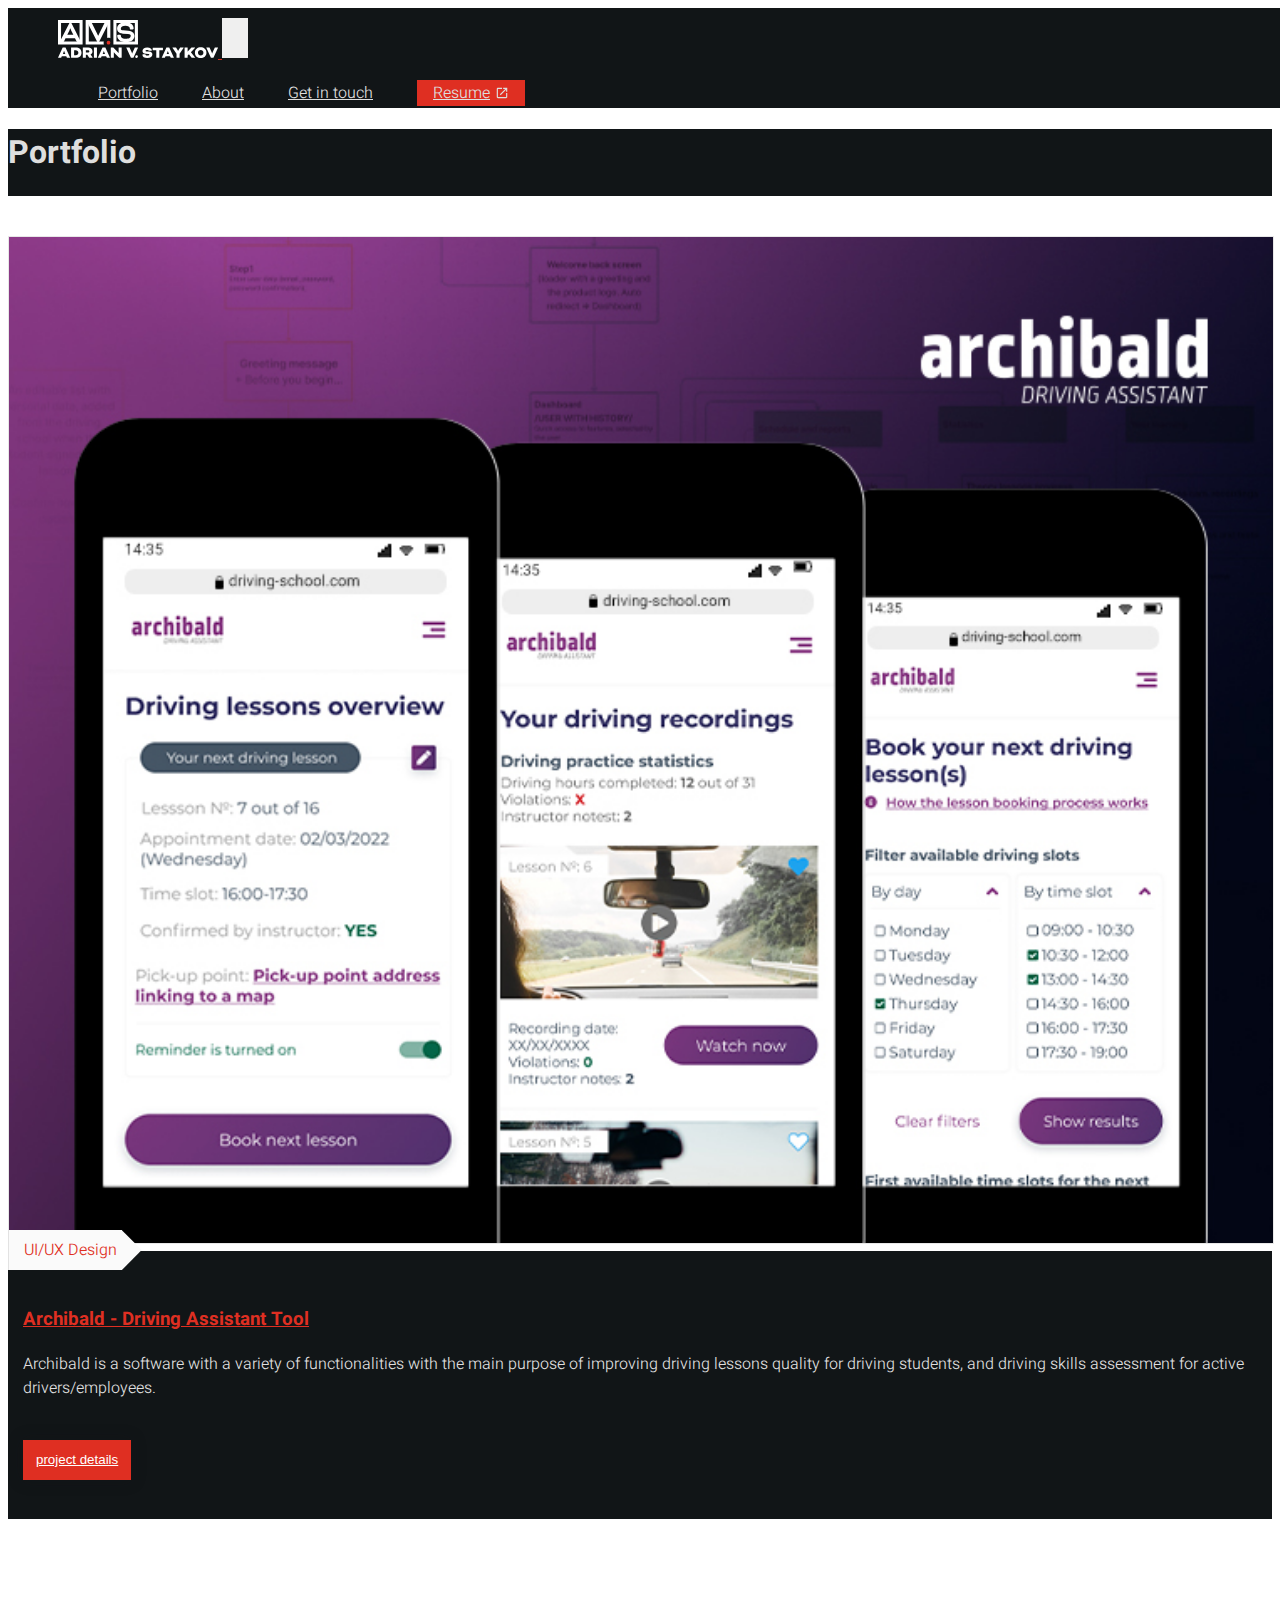
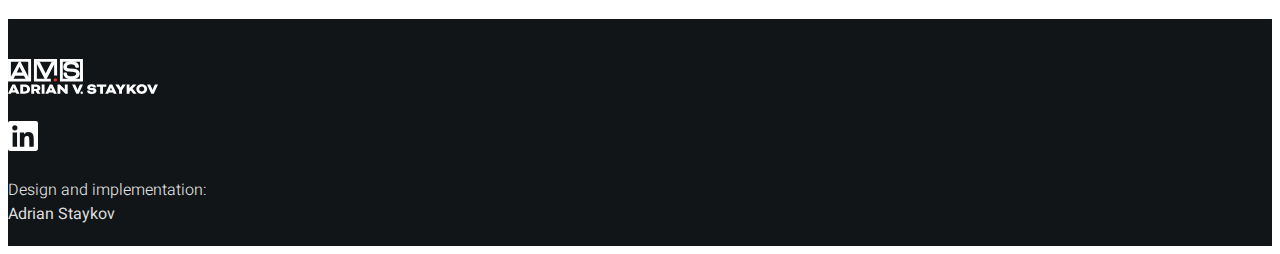
<file: pages/portfolio-listing.html>
<!DOCTYPE html>
<!--[if lte IE 6]><html class="preIE7 preIE8 preIE9"><![endif]-->
<!--[if IE 7]><html class="preIE8 preIE9"><![endif]-->
<!--[if IE 8]><html class="preIE9"><![endif]-->
<!--[if gte IE 9]><!--><html><!--<![endif]-->
<head>
  <meta charset="UTF-8">
  <meta http-equiv="X-UA-Compatible" content="IE=edge,chrome=1">
  <meta name="viewport" content="width=device-width,initial-scale=1">
  <title>Adrian Staykov - UI/UX and Graphic Designer</title>
  <meta name="robots" content="noindex, nofollow">
  <meta name="author" content="Adrian Staykov">
  <meta name="description" content="My personal portfolio">
  <!-- Bootstrap CSS -->
  <link rel="stylesheet" href="https://cdn.jsdelivr.net/npm/bootstrap@4.6.1/dist/css/bootstrap.min.css" integrity="sha384-zCbKRCUGaJDkqS1kPbPd7TveP5iyJE0EjAuZQTgFLD2ylzuqKfdKlfG/eSrtxUkn" crossorigin="anonymous">
  <!-- Load Google Font-->
  <link rel="preconnect" href="https://fonts.googleapis.com">
<link rel="preconnect" href="https://fonts.gstatic.com" crossorigin>
<link href="https://fonts.googleapis.com/css2?family=Heebo:wght@300;500;800&display=swap" rel="stylesheet">
<link rel="stylesheet" href="/styles/syles.css" type="text/css">
</head>
<body>
<!--header with main menu-->
<header id="menu-container">
  <menu class="container">
    <nav class="navbar navbar-expand-md navbar-dark">
      <a class="navbar-brand" href="/">
        <img class="logo" src="/images/misc/logo.svg" alt="logo">
      </a>
      <button class="navbar-toggler" type="button" data-toggle="collapse" data-target=".menu-items" aria-controls="navbarSupportedContent" aria-expanded="false" aria-label="Toggle navigation">
        <span class="navbar-toggler-icon"></span>
      </button>
      <div class="collapse navbar-collapse menu-items">
        <command class="nav-item menu-item-active">
          <a href="/pages/portfolio-listing.html">Portfolio</a>
        </command>
        <command class="nav-item">
          <a href="/pages/about.html">About</a>
        </command>
        <command class="nav-item">
          <a href="/pages/contacts.html">Get in touch</a>
        </command>
        <command class="nav-item">
          <a href="/files/Adrian-Staykov-Resume.pdf" target="_blank" id="resume-nav-link">Resume</a>
        </command>
      </div>
    </nav>
  </menu>
</header>
<!--END of header with main menu-->

<!--Project intro area-->
<section class="page-info-header text-white section-has-no-margin-bottom">
  <row class="container row has-border-and-padding-top">
    <div class="col-lg-6 col-md-6">
        <h1>Portfolio</h1>
        <!-- <p>
            Lorem ipsum dolor sit amet, consectetur adipiscing elit, sed do eiusmod tempor incididunt ut labore et dolore magna aliqua. Ut enim ad minim veniam, quis nostrud exercitation ullamco laboris nisi ut aliquip ex ea commodo consequat. Duis aute irure dolor in reprehenderit in voluptate velit esse cillum dolore eu fugiat nulla pariatur.
        </p> -->
    </div>
  </row>
</section>
<!--End of Project intro area-->
<!-- Project cards row-->
<section class="container">
  <row class="row selected-projects-row">
      <div class="selected-projects-cards">
          <!--Project card-->
          <div class="col-md-12 col-lg-4 project-details-single-card"> 
            <a href="/pages/portfolio/ui-design/projects/archibald/archibald-driving-assistant.html"><img src="/pages/portfolio/ui-design/projects/archibald/archibald-featured-img.jpg"></a>
              <div class="projects-card-brief text-white">
                  <div class="category-card-label">
                    <a href="/pages/portfolio/ui-design/ui-ux-projects-listing.html">UI/UX Design</a>
                  </div>
                    <h3 class="project-card-title"><a href="/pages/portfolio/ui-design/projects/archibald/archibald-driving-assistant.html">Archibald - Driving Assistant Tool</a></h3>
                    <p>Archibald is a software with a variety of functionalities with the main purpose of improving driving lessons quality for driving students, and driving skills assessment for active drivers/employees.</p>
                  <div>
                    <button class="button-has-shadow button-red"><a href="/pages/portfolio/ui-design/projects/archibald/archibald-driving-assistant.html">project details</a></button>
                  </div>
              </div>
          </div>
          
  </row>
</section>

<!-- End of Project cards row -->

<footer>
  <!--footer content-->
  <div class="footer-content container">
    <row class="row text-white">
      <div class="col-sm-12 col-md-3">
        <a href="/">
          <img class="footer-logo" src="/images/misc/logo.svg" alt="logo">
        </a>
      </div>
      <div class="col-sm-12 col-md-5 social-media-icons-column">
        <a class="social-media-icons" href="https://www.linkedin.com/in/adrian-staykov/" title="Adrian Staykov LinkedIn" target="_blank" rel="nofollow">
          <img src="/images/misc/icon-linkedin.svg" alt="LinkedIn icon">
        </a>
      </div>

      <div class="col-sm-12 col-md-4">
        <p>
          Design and implementation:<br><strong>Adrian Staykov</strong>
        </p>
      </div>
    </row>
  </div>
<!--END of footer content-->
  <!-- Option 1: Bootstrap Bundle with Popper -->
  <script src="https://cdn.jsdelivr.net/npm/jquery@3.5.1/dist/jquery.slim.min.js" integrity="sha384-DfXdz2htPH0lsSSs5nCTpuj/zy4C+OGpamoFVy38MVBnE+IbbVYUew+OrCXaRkfj" crossorigin="anonymous"></script>
  <script src="https://cdn.jsdelivr.net/npm/bootstrap@4.6.1/dist/js/bootstrap.bundle.min.js" integrity="sha384-fQybjgWLrvvRgtW6bFlB7jaZrFsaBXjsOMm/tB9LTS58ONXgqbR9W8oWht/amnpF" crossorigin="anonymous"></script>
</footer>
</body>
</html>
</file>
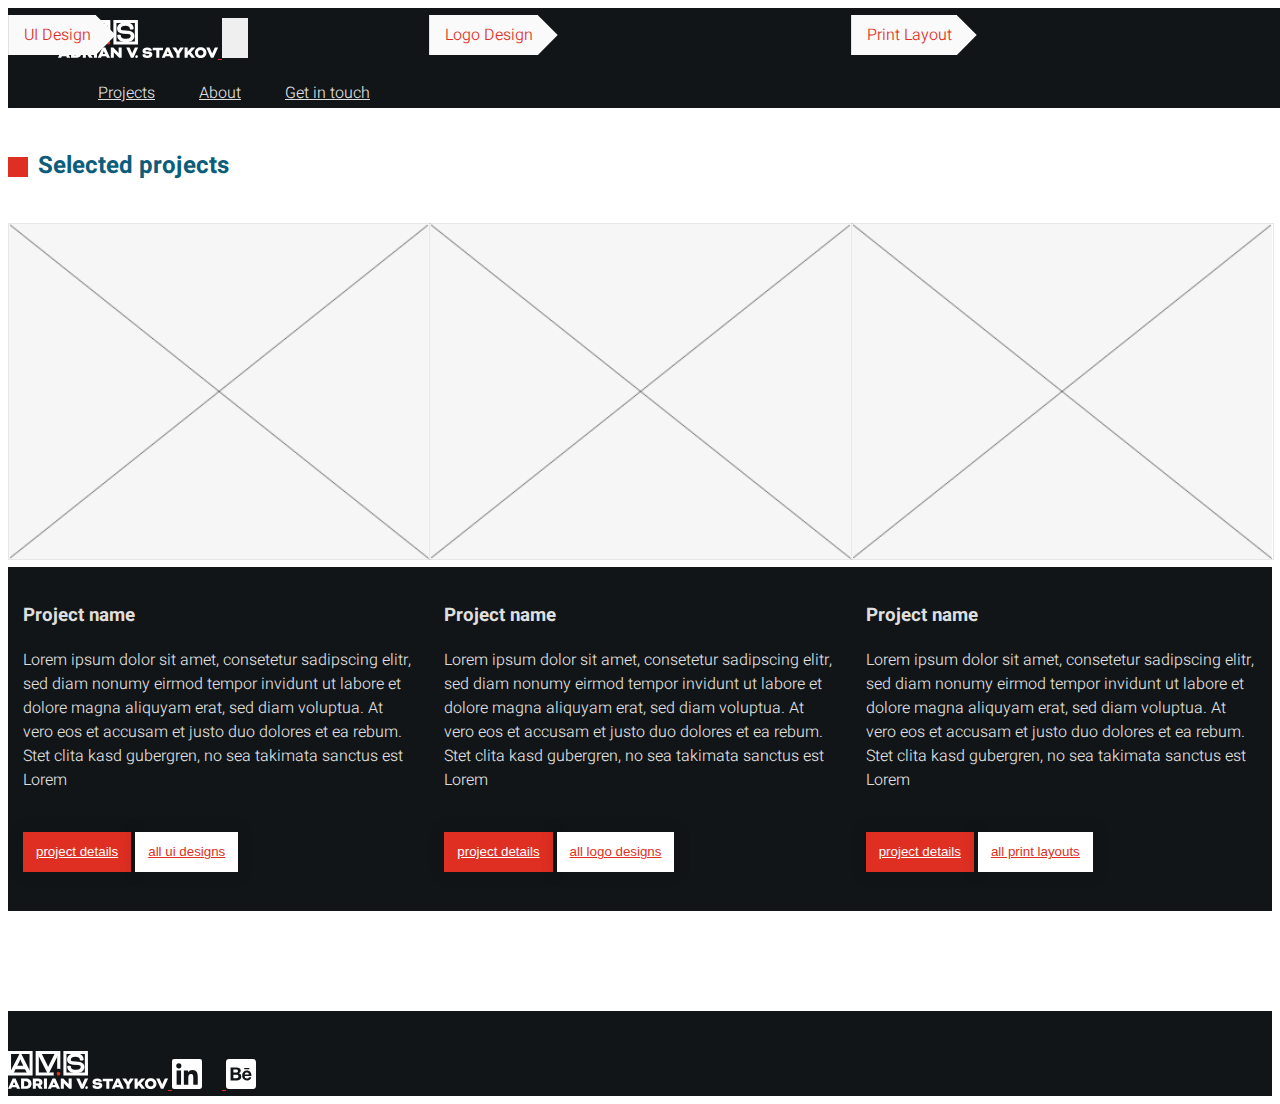
<file: pages/projects.html>
<!DOCTYPE html>
<!--[if lte IE 6]><html class="preIE7 preIE8 preIE9"><![endif]-->
<!--[if IE 7]><html class="preIE8 preIE9"><![endif]-->
<!--[if IE 8]><html class="preIE9"><![endif]-->
<!--[if gte IE 9]><!--><html><!--<![endif]-->
<head>
  <meta charset="UTF-8">
  <meta http-equiv="X-UA-Compatible" content="IE=edge,chrome=1">
  <meta name="viewport" content="width=device-width,initial-scale=1">
  <title>Adrian Staykov - Graphic Designer</title>
  <meta name="robots" content="noindex, nofollow">
  <meta name="author" content="Adrian Staykov">
  <meta name="description" content="My personal portfolio">
  <!-- Bootstrap CSS -->
  <link rel="stylesheet" href="https://cdn.jsdelivr.net/npm/bootstrap@4.6.1/dist/css/bootstrap.min.css" integrity="sha384-zCbKRCUGaJDkqS1kPbPd7TveP5iyJE0EjAuZQTgFLD2ylzuqKfdKlfG/eSrtxUkn" crossorigin="anonymous">
  <!-- Load Google Font-->
  <link rel="preconnect" href="https://fonts.googleapis.com">
<link rel="preconnect" href="https://fonts.gstatic.com" crossorigin>
<link href="https://fonts.googleapis.com/css2?family=Heebo:wght@300;500;800&display=swap" rel="stylesheet">
<link rel="stylesheet" href="/styles/syles.css" type="text/css">
</head>
<body>
<!--header with main menu-->
<header id="menu-container">
  <menu class="container">
    <nav class="navbar navbar-expand-sm navbar-dark">
      <a class="navbar-brand" href="/">
        <img class="logo" src="/images/misc/logo.svg" alt="logo">
      </a>
      <button class="navbar-toggler" type="button" data-toggle="collapse" data-target=".menu-items" aria-controls="navbarSupportedContent" aria-expanded="false" aria-label="Toggle navigation">
        <span class="navbar-toggler-icon"></span>
      </button>
      <div class="collapse navbar-collapse menu-items">
        <command class="nav-item">
          <a href="/pages/projects.html">Projects</a>
        </command>
        <command class="nav-item">
          <a href="/pages/about.html">About</a>
        </command>
        <command class="nav-item">
          <a href="/pages/contacts.html">Get in touch</a>
        </command>
      </div>
    </nav>
  </menu>
</header>
<!--END of header with main menu-->
<!-- Project cards row-->
<section class="container">
    <row class="row">
        <h2>Selected projects</h2>
        <div class="selected-projects-cards">
            <!--Project card-->
            <div class="col-md-12 col-lg-4 project-details-single-card">
                <div class="category-card-label">
                    <a href="#">UI Design</a>
                </div>
                <img src="/images/misc/project-card-placeholder.png">
                <div class="projects-card-brief text-white">
                    <h3 class="project-card-title">Project name</h3>
                    <p>Lorem ipsum dolor sit amet, consetetur sadipscing elitr, sed diam nonumy eirmod tempor invidunt ut labore et dolore magna aliquyam erat, sed diam voluptua. At vero eos et accusam et justo duo dolores et ea rebum. Stet clita kasd gubergren, no sea takimata sanctus est Lorem </p>
                    <div>
                        <button class="button-has-shadow button-red"><a href="#">project details</a></button>
                        <button class="button-has-shadow button-white"><a href="#">all ui designs</a></button>
                      </div>
                </div>
            </div>
            <!--End of Project card-->
            <!--Project card-->
            <div class="col-md-12 col-lg-4 project-details-single-card">
                <div class="category-card-label">
                    <a href="#">Logo Design</a>
                </div>
                <img src="/images/misc/project-card-placeholder.png">
                <div class="projects-card-brief text-white">
                    <h3 class="project-card-title">Project name</h3>
                    <p>Lorem ipsum dolor sit amet, consetetur sadipscing elitr, sed diam nonumy eirmod tempor invidunt ut labore et dolore magna aliquyam erat, sed diam voluptua. At vero eos et accusam et justo duo dolores et ea rebum. Stet clita kasd gubergren, no sea takimata sanctus est Lorem </p>
                    <div>
                        <button class="button-has-shadow button-red"><a href="#">project details</a></button>
                        <button class="button-has-shadow button-white"><a href="#">all logo designs</a></button>
                        </div>
                </div>
            </div>
            <!--End of Project card-->
            <!--Project card-->
            <div class="col-md-12 col-lg-4 project-details-single-card">
                <div class="category-card-label">
                    <a href="#">Print Layout</a>
                </div>
                <img src="/images/misc/project-card-placeholder.png">
                <div class="projects-card-brief text-white">
                    <h3 class="project-card-title">Project name</h3>
                    <p>Lorem ipsum dolor sit amet, consetetur sadipscing elitr, sed diam nonumy eirmod tempor invidunt ut labore et dolore magna aliquyam erat, sed diam voluptua. At vero eos et accusam et justo duo dolores et ea rebum. Stet clita kasd gubergren, no sea takimata sanctus est Lorem </p>
                    <div>
                        <button class="button-has-shadow button-red"><a href="#">project details</a></button>
                        <button class="button-has-shadow button-white"><a href="#">all print layouts</a></button>
                      </div>
                </div>
            </div>
            <!--End of Project card-->
        </div>
    </row>
</section>
<!-- End of Project cards row-->

<footer>
  <!--footer content-->
    <div class="container">
      <div>
        <a href="/">
          <img class="logo" src="/images/misc/logo.svg" alt="logo">
        </a>
        <a class="social-media-icons" href="https://www.linkedin.com/in/adrian-staykov/" title="Adrian Staykov LinkedIn" target="_blank" rel="nofollow">
          <img src="/images/misc/icon-linkedin.svg" alt="LinkedIn icon">
        </a>
        <a class="social-media-icons" href="https://www.behance.net/Adrian_Staykov" title="Adrian Staykov Behance" target="_blank" rel="nofollow">
          <img src="/images/misc/icon-behance.svg" alt="Behance icon">
        </a>
      </div>

    </div>
  <!--END of footer content-->
  <!-- Option 1: Bootstrap Bundle with Popper -->
  <script src="https://cdn.jsdelivr.net/npm/jquery@3.5.1/dist/jquery.slim.min.js" integrity="sha384-DfXdz2htPH0lsSSs5nCTpuj/zy4C+OGpamoFVy38MVBnE+IbbVYUew+OrCXaRkfj" crossorigin="anonymous"></script>
  <script src="https://cdn.jsdelivr.net/npm/bootstrap@4.6.1/dist/js/bootstrap.bundle.min.js" integrity="sha384-fQybjgWLrvvRgtW6bFlB7jaZrFsaBXjsOMm/tB9LTS58ONXgqbR9W8oWht/amnpF" crossorigin="anonymous"></script>
</footer>
</body>
</html>
</file>
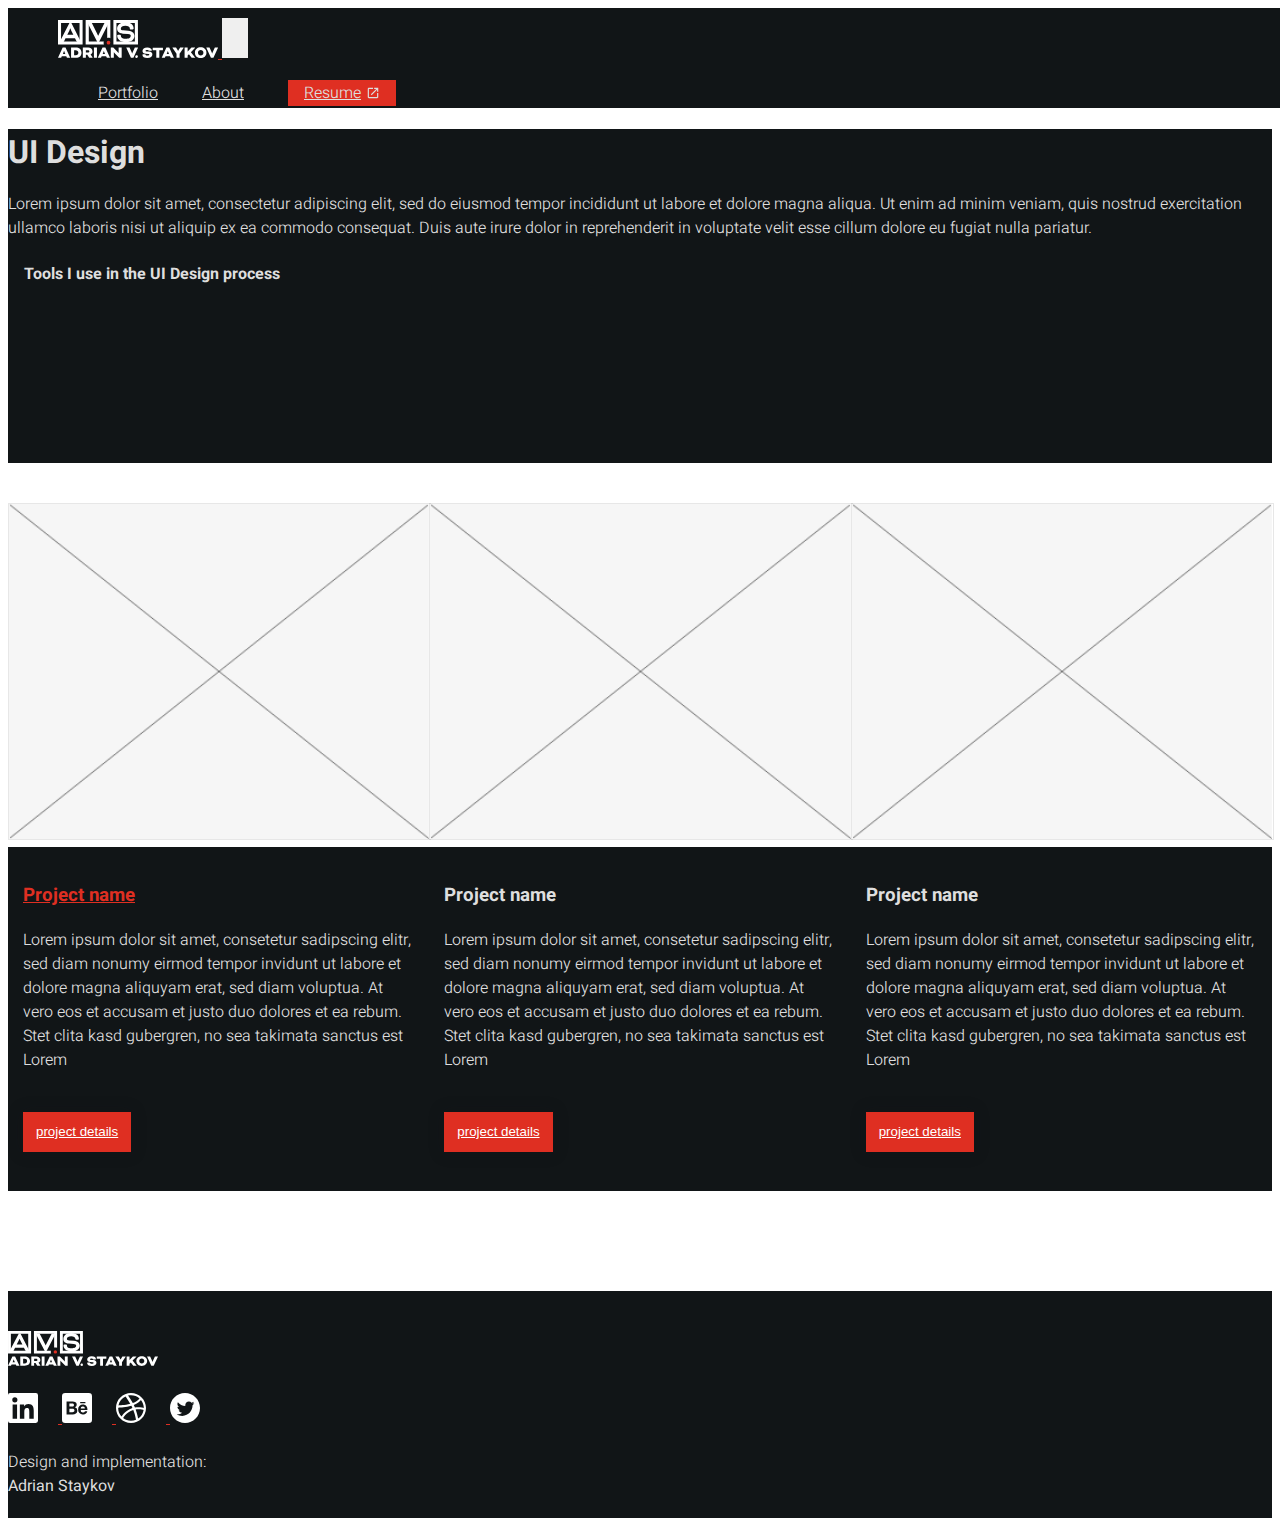
<file: pages/portfolio/ui-design/ui-projects-listing.html>
<!DOCTYPE html>
<!--[if lte IE 6]><html class="preIE7 preIE8 preIE9"><![endif]-->
<!--[if IE 7]><html class="preIE8 preIE9"><![endif]-->
<!--[if IE 8]><html class="preIE9"><![endif]-->
<!--[if gte IE 9]><!--><html><!--<![endif]-->
<head>
  <meta charset="UTF-8">
  <meta http-equiv="X-UA-Compatible" content="IE=edge,chrome=1">
  <meta name="viewport" content="width=device-width,initial-scale=1">
  <title>Adrian Staykov - Graphic Designer</title>
  <meta name="robots" content="noindex, nofollow">
  <meta name="author" content="Adrian Staykov">
  <meta name="description" content="My personal portfolio">
  <!-- Bootstrap CSS -->
  <link rel="stylesheet" href="https://cdn.jsdelivr.net/npm/bootstrap@4.6.1/dist/css/bootstrap.min.css" integrity="sha384-zCbKRCUGaJDkqS1kPbPd7TveP5iyJE0EjAuZQTgFLD2ylzuqKfdKlfG/eSrtxUkn" crossorigin="anonymous">
  <!-- Load Google Font-->
  <link rel="preconnect" href="https://fonts.googleapis.com">
<link rel="preconnect" href="https://fonts.gstatic.com" crossorigin>
<link href="https://fonts.googleapis.com/css2?family=Heebo:wght@300;500;800&display=swap" rel="stylesheet">
<link rel="stylesheet" href="/styles/syles.css" type="text/css">
</head>
<body>
<!--header with main menu-->
<header id="menu-container">
  <menu class="container">
    <nav class="navbar navbar-expand-sm navbar-dark">
      <a class="navbar-brand" href="/">
        <img class="logo" src="/images/misc/logo.svg" alt="logo">
      </a>
      <button class="navbar-toggler" type="button" data-toggle="collapse" data-target=".menu-items" aria-controls="navbarSupportedContent" aria-expanded="false" aria-label="Toggle navigation">
        <span class="navbar-toggler-icon"></span>
      </button>
      <div class="collapse navbar-collapse menu-items">
        <command class="nav-item">
          <a href="/pages/portfolio-listing.html">Portfolio</a>
        </command>
        <command class="nav-item">
          <a href="/pages/about.html">About</a>
        </command>
        <command class="nav-item">
          <a href="/files/Adrian-Staykov-Resume.pdf" target="_blank" id="resume-nav-link">Resume</a>
        </command>
      </div>
    </nav>
  </menu>
</header>

<!--Page intro area-->
<section class="page-info-header text-white section-has-no-margin-bottom">
  <row class="container row has-border-and-padding-top">
    <div class="col-lg-6 col-md-6">
        <h1>UI Design</h1>
        <p>
            Lorem ipsum dolor sit amet, consectetur adipiscing elit, sed do eiusmod tempor incididunt ut labore et dolore magna aliqua. Ut enim ad minim veniam, quis nostrud exercitation ullamco laboris nisi ut aliquip ex ea commodo consequat. Duis aute irure dolor in reprehenderit in voluptate velit esse cillum dolore eu fugiat nulla pariatur.
        </p>
    </div>

    <div class="col-lg-6 col-md-6">
      <div class="intro-header-additional-info">
          <h4>Tools I use in the UI Design process</h4>
          <ul>
              <li>Miro</li>
              <li>Figma or Adobe XD</li>
              <li>Adobe Illustrator (optional for custom graphics)</li>
              <li>Adobe Photoshop (optional for photo editing)</li>
              <li>Adobe After Effects (optional for creating animations)</li>
          </ul>
      </div>
    </div>
  </row>
</section>
<!--End of Page intro area-->

<!--END of header with main menu-->
<!-- Project cards row-->
<section class="container">
    <row class="row">
        <div class="selected-projects-cards">
            <!--Project card-->
            <div class="col-md-12 col-lg-4 project-details-single-card">
                <img src="/images/misc/project-card-placeholder.png">
                <div class="projects-card-brief text-white">
                    <h3 class="project-card-title"><a href="/pages/portfolio/ui-design/projects/ui-one.html">Project name</a></h3>
                    <p>Lorem ipsum dolor sit amet, consetetur sadipscing elitr, sed diam nonumy eirmod tempor invidunt ut labore et dolore magna aliquyam erat, sed diam voluptua. At vero eos et accusam et justo duo dolores et ea rebum. Stet clita kasd gubergren, no sea takimata sanctus est Lorem </p>
                    <div>
                        <button class="button-has-shadow button-red"><a href="/pages/portfolio/ui-design/projects/ui-one.html">project details</a></button>
                      </div>
                </div>
            </div>
            <!--End of Project card-->
            <!--Project card-->
            <div class="col-md-12 col-lg-4 project-details-single-card">
                <img src="/images/misc/project-card-placeholder.png">
                <div class="projects-card-brief text-white">
                    <h3 class="project-card-title">Project name</h3>
                    <p>Lorem ipsum dolor sit amet, consetetur sadipscing elitr, sed diam nonumy eirmod tempor invidunt ut labore et dolore magna aliquyam erat, sed diam voluptua. At vero eos et accusam et justo duo dolores et ea rebum. Stet clita kasd gubergren, no sea takimata sanctus est Lorem </p>
                    <div>
                        <button class="button-has-shadow button-red"><a href="#">project details</a></button>
                        </div>
                </div>
            </div>
            <!--End of Project card-->
            <!--Project card-->
            <div class="col-md-12 col-lg-4 project-details-single-card">
                <img src="/images/misc/project-card-placeholder.png">
                <div class="projects-card-brief text-white">
                    <h3 class="project-card-title">Project name</h3>
                    <p>Lorem ipsum dolor sit amet, consetetur sadipscing elitr, sed diam nonumy eirmod tempor invidunt ut labore et dolore magna aliquyam erat, sed diam voluptua. At vero eos et accusam et justo duo dolores et ea rebum. Stet clita kasd gubergren, no sea takimata sanctus est Lorem </p>
                    <div>
                        <button class="button-has-shadow button-red"><a href="#">project details</a></button>
                      </div>
                </div>
            </div>
            <!--End of Project card-->
        </div>
    </row>
</section>
<!-- End of Project cards row-->

<footer>
  <!--footer content-->
  <div class="footer-content container">
    <row class="row text-white">
      <div class="col-sm-12 col-md-3">
        <a href="/">
          <img class="footer-logo" src="/images/misc/logo.svg" alt="logo">
        </a>
      </div>
      <div class="col-sm-12 col-md-5 social-media-icons-column">
        <a class="social-media-icons" href="https://www.linkedin.com/in/adrian-staykov/" title="Adrian Staykov LinkedIn" target="_blank" rel="nofollow">
          <img src="/images/misc/icon-linkedin.svg" alt="LinkedIn icon">
        </a>
        <a class="social-media-icons" href="https://www.behance.net/Adrian_Staykov" title="Adrian Staykov Behance" target="_blank" rel="nofollow">
          <img src="/images/misc/icon-behance.svg" alt="Behance icon">
        </a>
        <a class="social-media-icons" href="https://dribbble.com/adrian_staykov" title="Adrian Staykov Dribbble" target="_blank" rel="nofollow">
          <img src="/images/misc/dribbble-ball-mark.svg" alt="Dribbble icon">
        </a>
        <a class="social-media-icons" href="https://twitter.com/Adrian_Staykov" title="Adrian Staykov Twitter" target="_blank" rel="nofollow">
          <img src="/images/misc/Twitter-social-icons-circle-white.svg" alt="Twitter icon">
        </a>
      </div>

      <div class="col-sm-12 col-md-4">
        <p>
          Design and implementation:<br><strong>Adrian Staykov</strong>
        </p>
      </div>
    </row>
  </div>
<!--END of footer content-->
  <!-- Option 1: Bootstrap Bundle with Popper -->
  <script src="https://cdn.jsdelivr.net/npm/jquery@3.5.1/dist/jquery.slim.min.js" integrity="sha384-DfXdz2htPH0lsSSs5nCTpuj/zy4C+OGpamoFVy38MVBnE+IbbVYUew+OrCXaRkfj" crossorigin="anonymous"></script>
  <script src="https://cdn.jsdelivr.net/npm/bootstrap@4.6.1/dist/js/bootstrap.bundle.min.js" integrity="sha384-fQybjgWLrvvRgtW6bFlB7jaZrFsaBXjsOMm/tB9LTS58ONXgqbR9W8oWht/amnpF" crossorigin="anonymous"></script>
</footer>
</body>
</html>
</file>
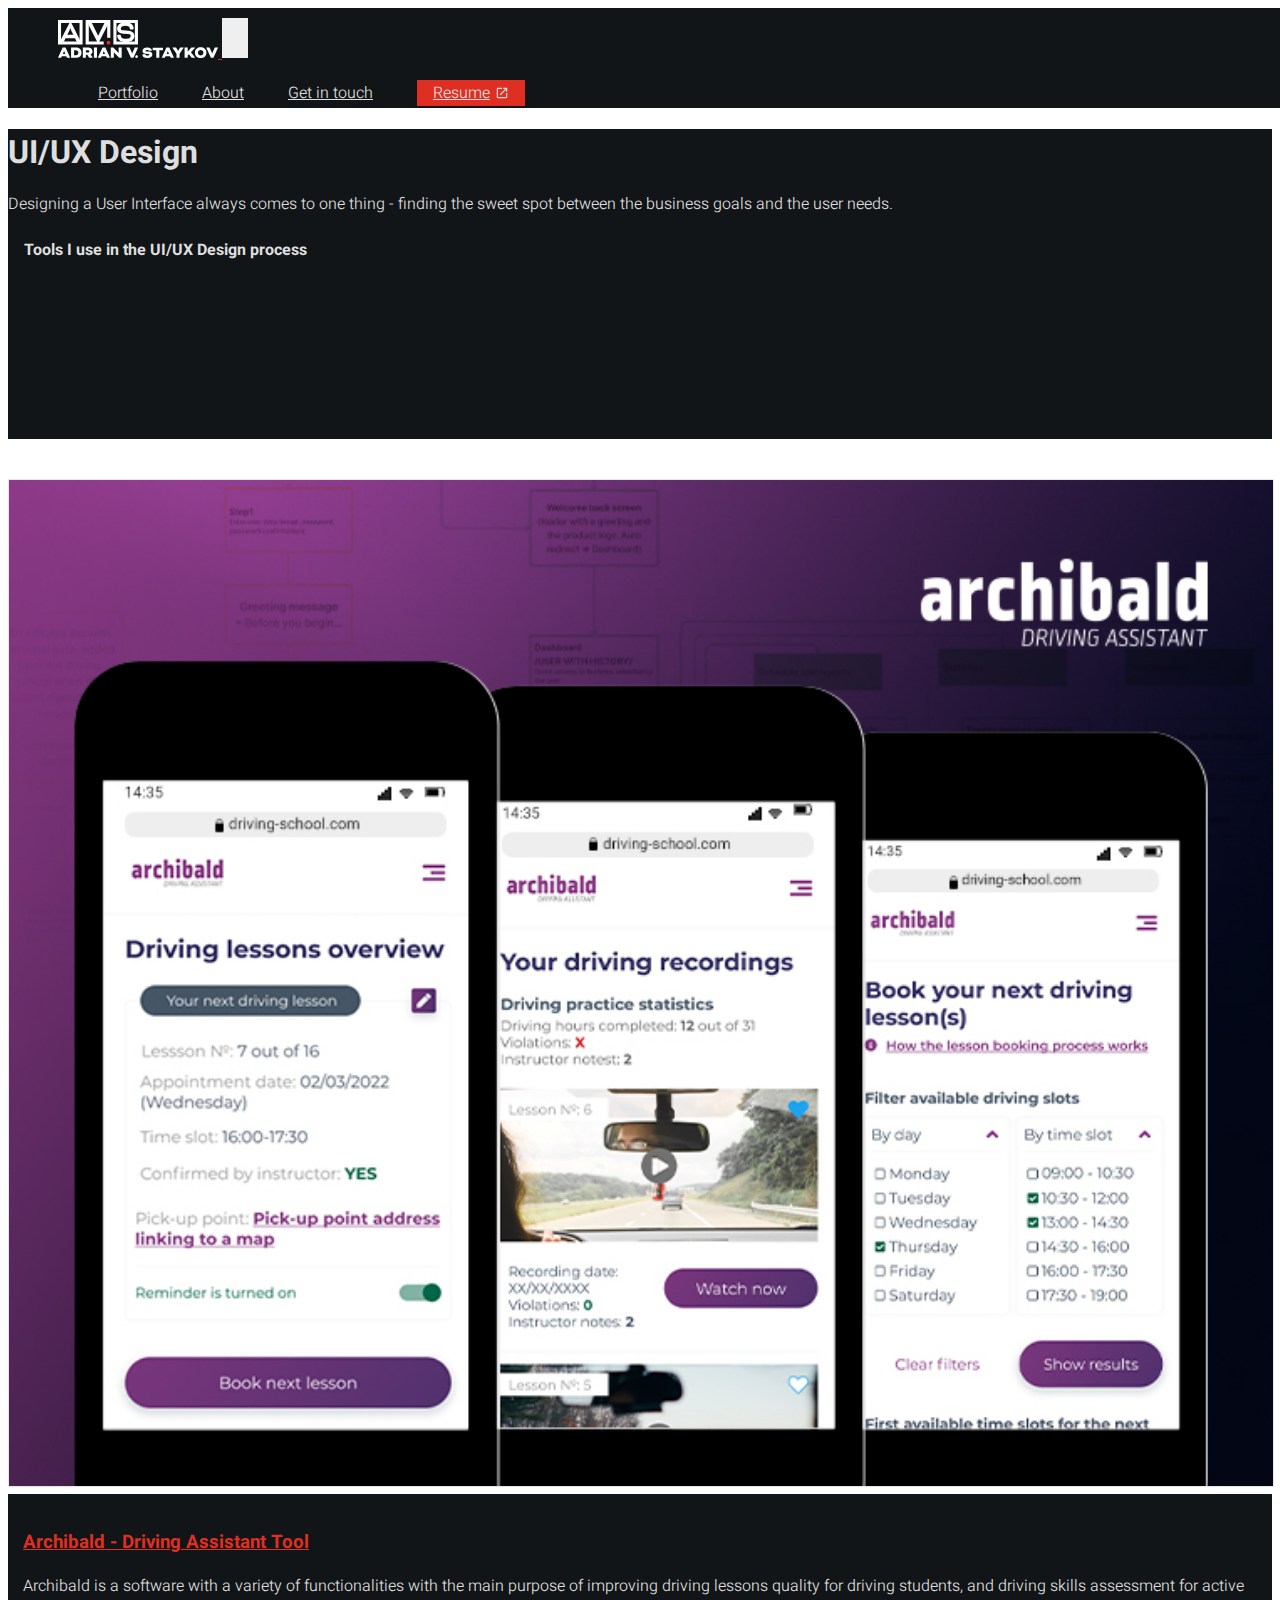
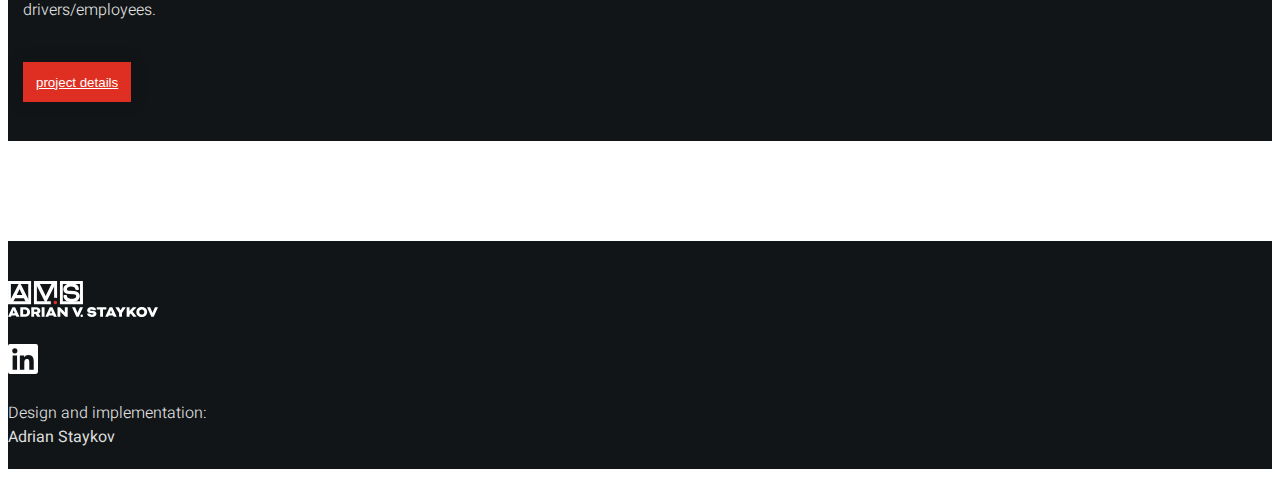
<file: pages/portfolio/ui-design/ui-ux-projects-listing.html>
<!DOCTYPE html>
<!--[if lte IE 6]><html class="preIE7 preIE8 preIE9"><![endif]-->
<!--[if IE 7]><html class="preIE8 preIE9"><![endif]-->
<!--[if IE 8]><html class="preIE9"><![endif]-->
<!--[if gte IE 9]><!--><html><!--<![endif]-->
<head>
  <meta charset="UTF-8">
  <meta http-equiv="X-UA-Compatible" content="IE=edge,chrome=1">
  <meta name="viewport" content="width=device-width,initial-scale=1">
  <title>Adrian Staykov - UI/UX and Graphic Designer</title>
  <meta name="robots" content="noindex, nofollow">
  <meta name="author" content="Adrian Staykov">
  <meta name="description" content="My personal portfolio">
  <!-- Bootstrap CSS -->
  <link rel="stylesheet" href="https://cdn.jsdelivr.net/npm/bootstrap@4.6.1/dist/css/bootstrap.min.css" integrity="sha384-zCbKRCUGaJDkqS1kPbPd7TveP5iyJE0EjAuZQTgFLD2ylzuqKfdKlfG/eSrtxUkn" crossorigin="anonymous">
  <!-- Load Google Font-->
  <link rel="preconnect" href="https://fonts.googleapis.com">
<link rel="preconnect" href="https://fonts.gstatic.com" crossorigin>
<link href="https://fonts.googleapis.com/css2?family=Heebo:wght@300;500;800&display=swap" rel="stylesheet">
<link rel="stylesheet" href="/styles/syles.css" type="text/css">
</head>
<body>
<!--header with main menu-->
<header id="menu-container">
  <menu class="container">
    <nav class="navbar navbar-expand-md navbar-dark">
      <a class="navbar-brand" href="/">
        <img class="logo" src="/images/misc/logo.svg" alt="logo">
      </a>
      <button class="navbar-toggler" type="button" data-toggle="collapse" data-target=".menu-items" aria-controls="navbarSupportedContent" aria-expanded="false" aria-label="Toggle navigation">
        <span class="navbar-toggler-icon"></span>
      </button>
      <div class="collapse navbar-collapse menu-items">
        <command class="nav-item">
          <a href="/pages/portfolio-listing.html">Portfolio</a>
        </command>
        <command class="nav-item">
          <a href="/pages/about.html">About</a>
        </command>
        <command class="nav-item">
          <a href="/pages/contacts.html">Get in touch</a>
        </command>
        <command class="nav-item">
          <a href="/files/Adrian-Staykov-Resume.pdf" target="_blank" id="resume-nav-link">Resume</a>
        </command>
      </div>
    </nav>
  </menu>
</header>

<!--Page intro area-->
<section class="page-info-header text-white section-has-no-margin-bottom">
  <row class="container row has-border-and-padding-top">
    <div class="col-lg-6 col-md-6">
        <h1>UI/UX Design</h1>
        <p>
          Designing a User Interface always comes to one thing - finding the sweet spot between the business goals and the user needs.
        </p>
    </div>

    <div class="col-lg-6 col-md-6">
      <div class="intro-header-additional-info">
          <h4>Tools I use in the UI/UX Design process</h4>
          <ul>
              <li>Miro</li>
              <li>Figma or Adobe XD</li>
              <li>Adobe Illustrator (optional for custom graphics)</li>
              <li>Adobe Photoshop (optional for photo editing)</li>
              <li>Adobe After Effects (optional for creating animations)</li>
          </ul>
      </div>
    </div>
  </row>
</section>
<!--End of Page intro area-->

<!--END of header with main menu-->
<!-- Project cards row-->
<section class="container">
    <row class="row">
        <div class="selected-projects-cards">
            <!--Project card-->
            <div class="col-md-12 col-lg-4 project-details-single-card">
              <a href="/pages/portfolio/ui-design/projects/archibald/archibald-driving-assistant.html"><img src="/pages/portfolio/ui-design/projects/archibald/archibald-featured-img.jpg"></a>
                <div class="projects-card-brief text-white">
                    <h3 class="project-card-title"><a href="/pages/portfolio/ui-design/projects/archibald/archibald-driving-assistant.html">Archibald - Driving Assistant Tool</a></h3>
                    <p>Archibald is a software with a variety of functionalities with the main purpose of improving driving lessons quality for driving students, and driving skills assessment for active drivers/employees.</p>
                    <div>
                        <button class="button-has-shadow button-red"><a href="/pages/portfolio/ui-design/projects/archibald/archibald-driving-assistant.html">project details</a></button>
                      </div>
                </div>
            </div>
            <!--End of Project card-->
            <!--Project card-->
                <!-- <div class="col-md-12 col-lg-4 project-details-single-card">
                    <img src="/images/misc/project-card-placeholder.png">
                    <div class="projects-card-brief text-white">
                        <h3 class="project-card-title">Project name</h3>
                        <p>Lorem ipsum dolor sit amet, consetetur sadipscing elitr, sed diam nonumy eirmod tempor invidunt ut labore et dolore magna aliquyam erat, sed diam voluptua. At vero eos et accusam et justo duo dolores et ea rebum. Stet clita kasd gubergren, no sea takimata sanctus est Lorem </p>
                        <div>
                            <button class="button-has-shadow button-red"><a href="#">project details</a></button>
                            </div>
                    </div>
                </div> -->
            <!--End of Project card-->
            <!--Project card-->
                <!-- <div class="col-md-12 col-lg-4 project-details-single-card">
                    <img src="/images/misc/project-card-placeholder.png">
                    <div class="projects-card-brief text-white">
                        <h3 class="project-card-title">Project name</h3>
                        <p>Lorem ipsum dolor sit amet, consetetur sadipscing elitr, sed diam nonumy eirmod tempor invidunt ut labore et dolore magna aliquyam erat, sed diam voluptua. At vero eos et accusam et justo duo dolores et ea rebum. Stet clita kasd gubergren, no sea takimata sanctus est Lorem </p>
                        <div>
                            <button class="button-has-shadow button-red"><a href="#">project details</a></button>
                          </div>
                    </div>
                </div> -->
            <!--End of Project card-->
        </div>
    </row>
</section>
<!-- End of Project cards row-->

<footer>
  <!--footer content-->
  <div class="footer-content container">
    <row class="row text-white">
      <div class="col-sm-12 col-md-3">
        <a href="/">
          <img class="footer-logo" src="/images/misc/logo.svg" alt="logo">
        </a>
      </div>
      <div class="col-sm-12 col-md-5 social-media-icons-column">
        <a class="social-media-icons" href="https://www.linkedin.com/in/adrian-staykov/" title="Adrian Staykov LinkedIn" target="_blank" rel="nofollow">
          <img src="/images/misc/icon-linkedin.svg" alt="LinkedIn icon">
        </a>
      </div>

      <div class="col-sm-12 col-md-4">
        <p>
          Design and implementation:<br><strong>Adrian Staykov</strong>
        </p>
      </div>
    </row>
  </div>
<!--END of footer content-->
  <!-- Option 1: Bootstrap Bundle with Popper -->
  <script src="https://cdn.jsdelivr.net/npm/jquery@3.5.1/dist/jquery.slim.min.js" integrity="sha384-DfXdz2htPH0lsSSs5nCTpuj/zy4C+OGpamoFVy38MVBnE+IbbVYUew+OrCXaRkfj" crossorigin="anonymous"></script>
  <script src="https://cdn.jsdelivr.net/npm/bootstrap@4.6.1/dist/js/bootstrap.bundle.min.js" integrity="sha384-fQybjgWLrvvRgtW6bFlB7jaZrFsaBXjsOMm/tB9LTS58ONXgqbR9W8oWht/amnpF" crossorigin="anonymous"></script>
</footer>
</body>
</html>
</file>
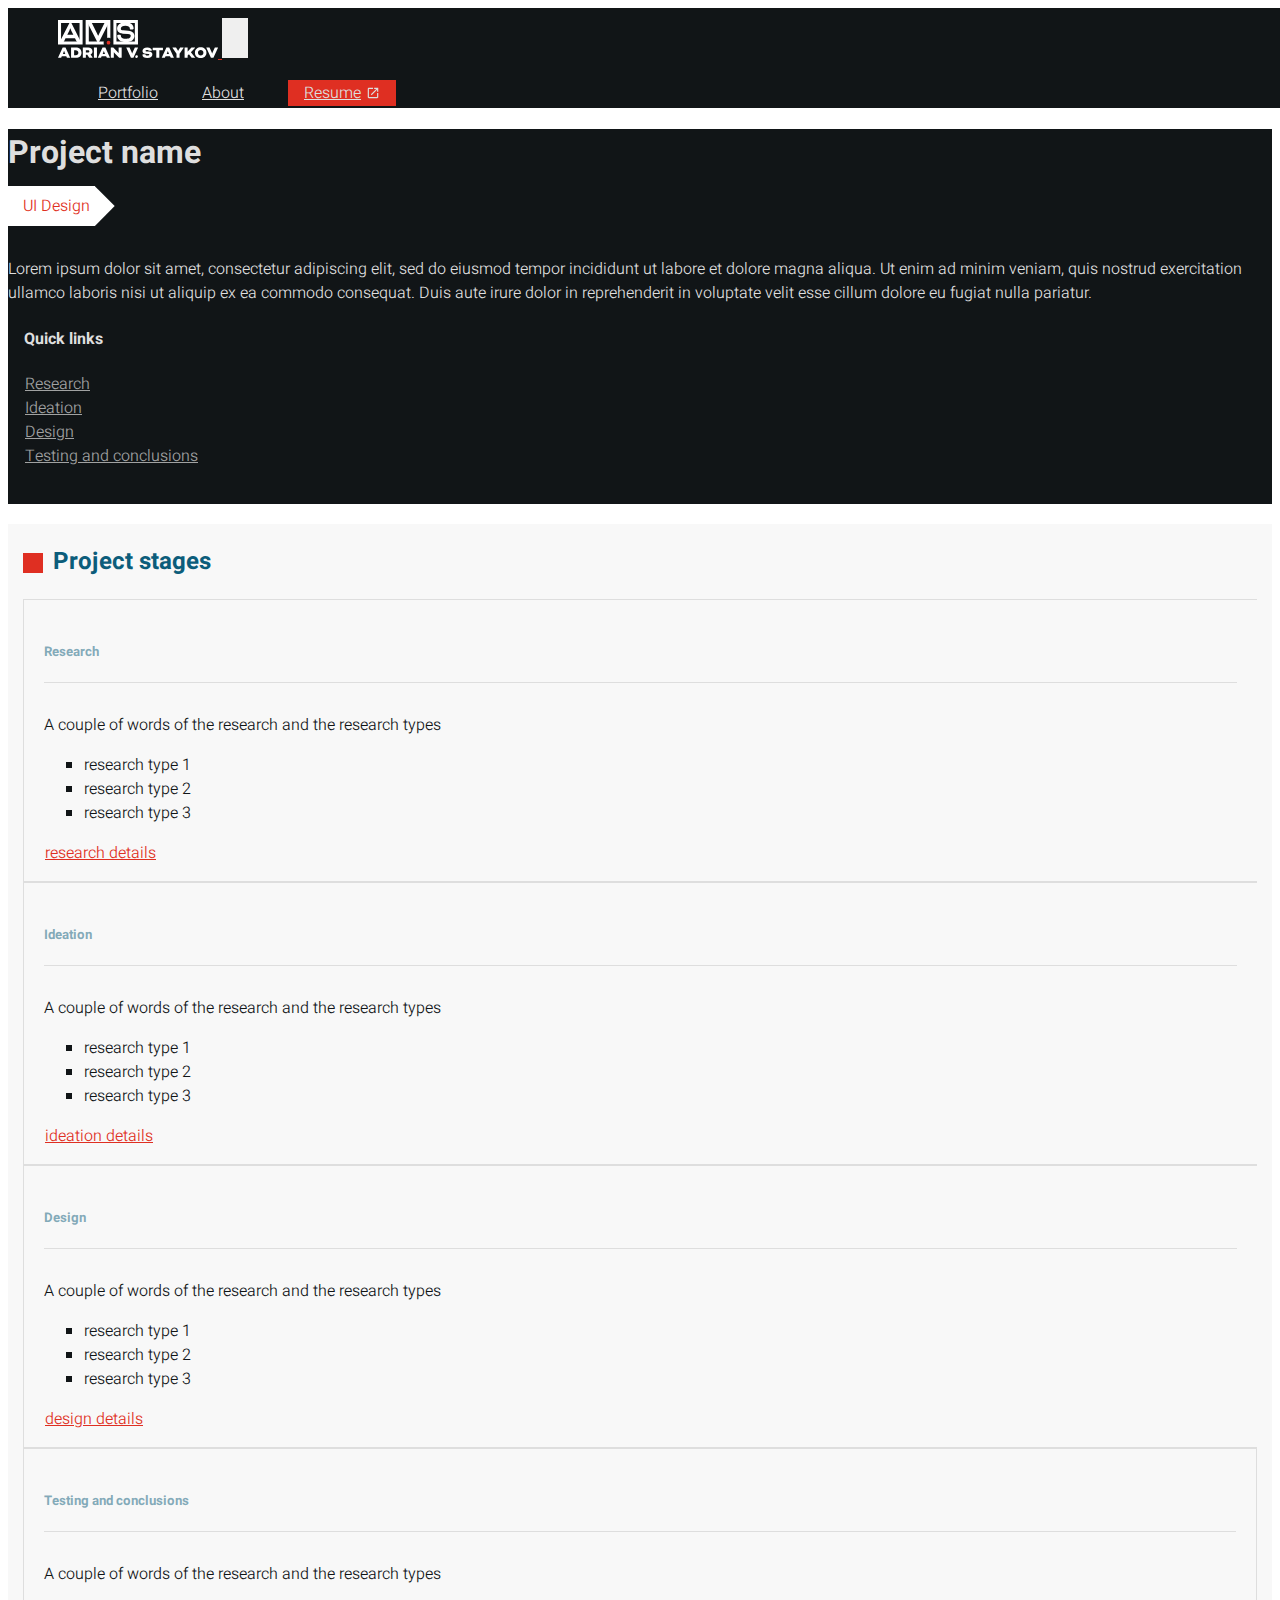
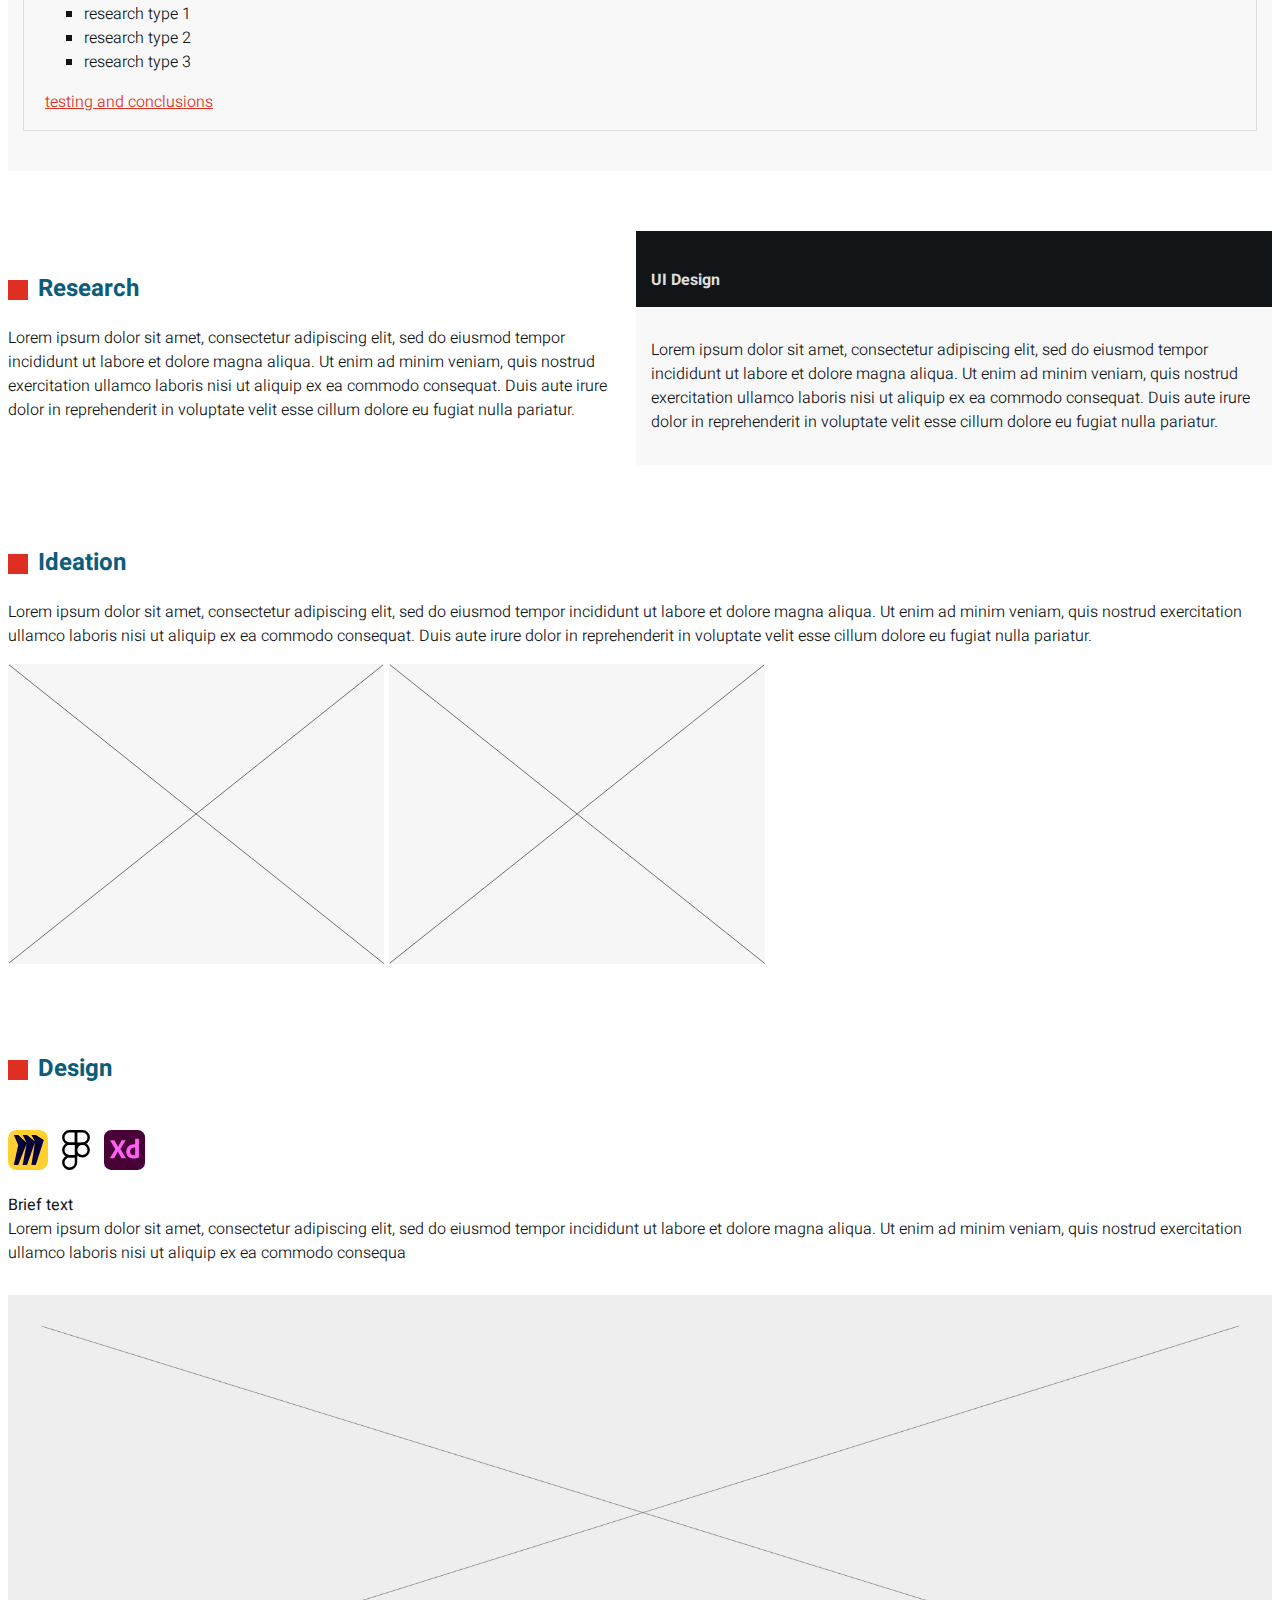
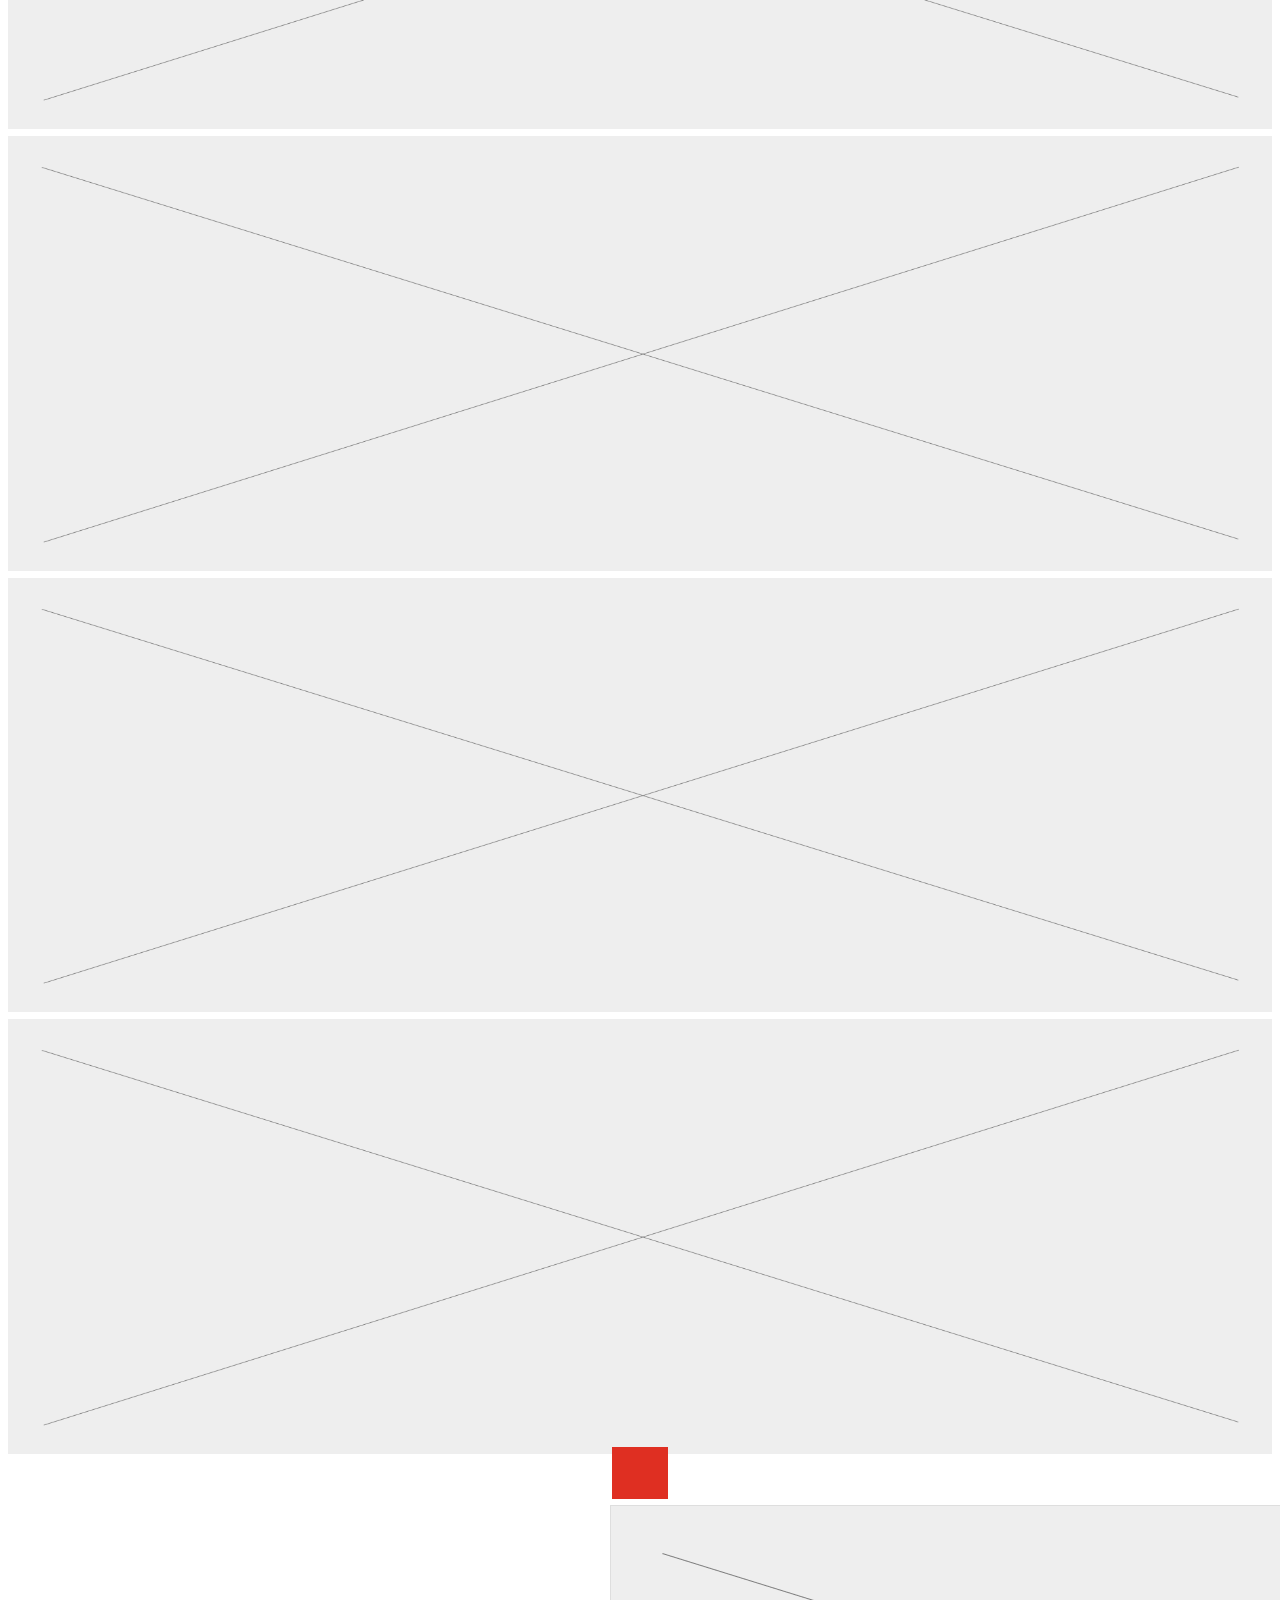
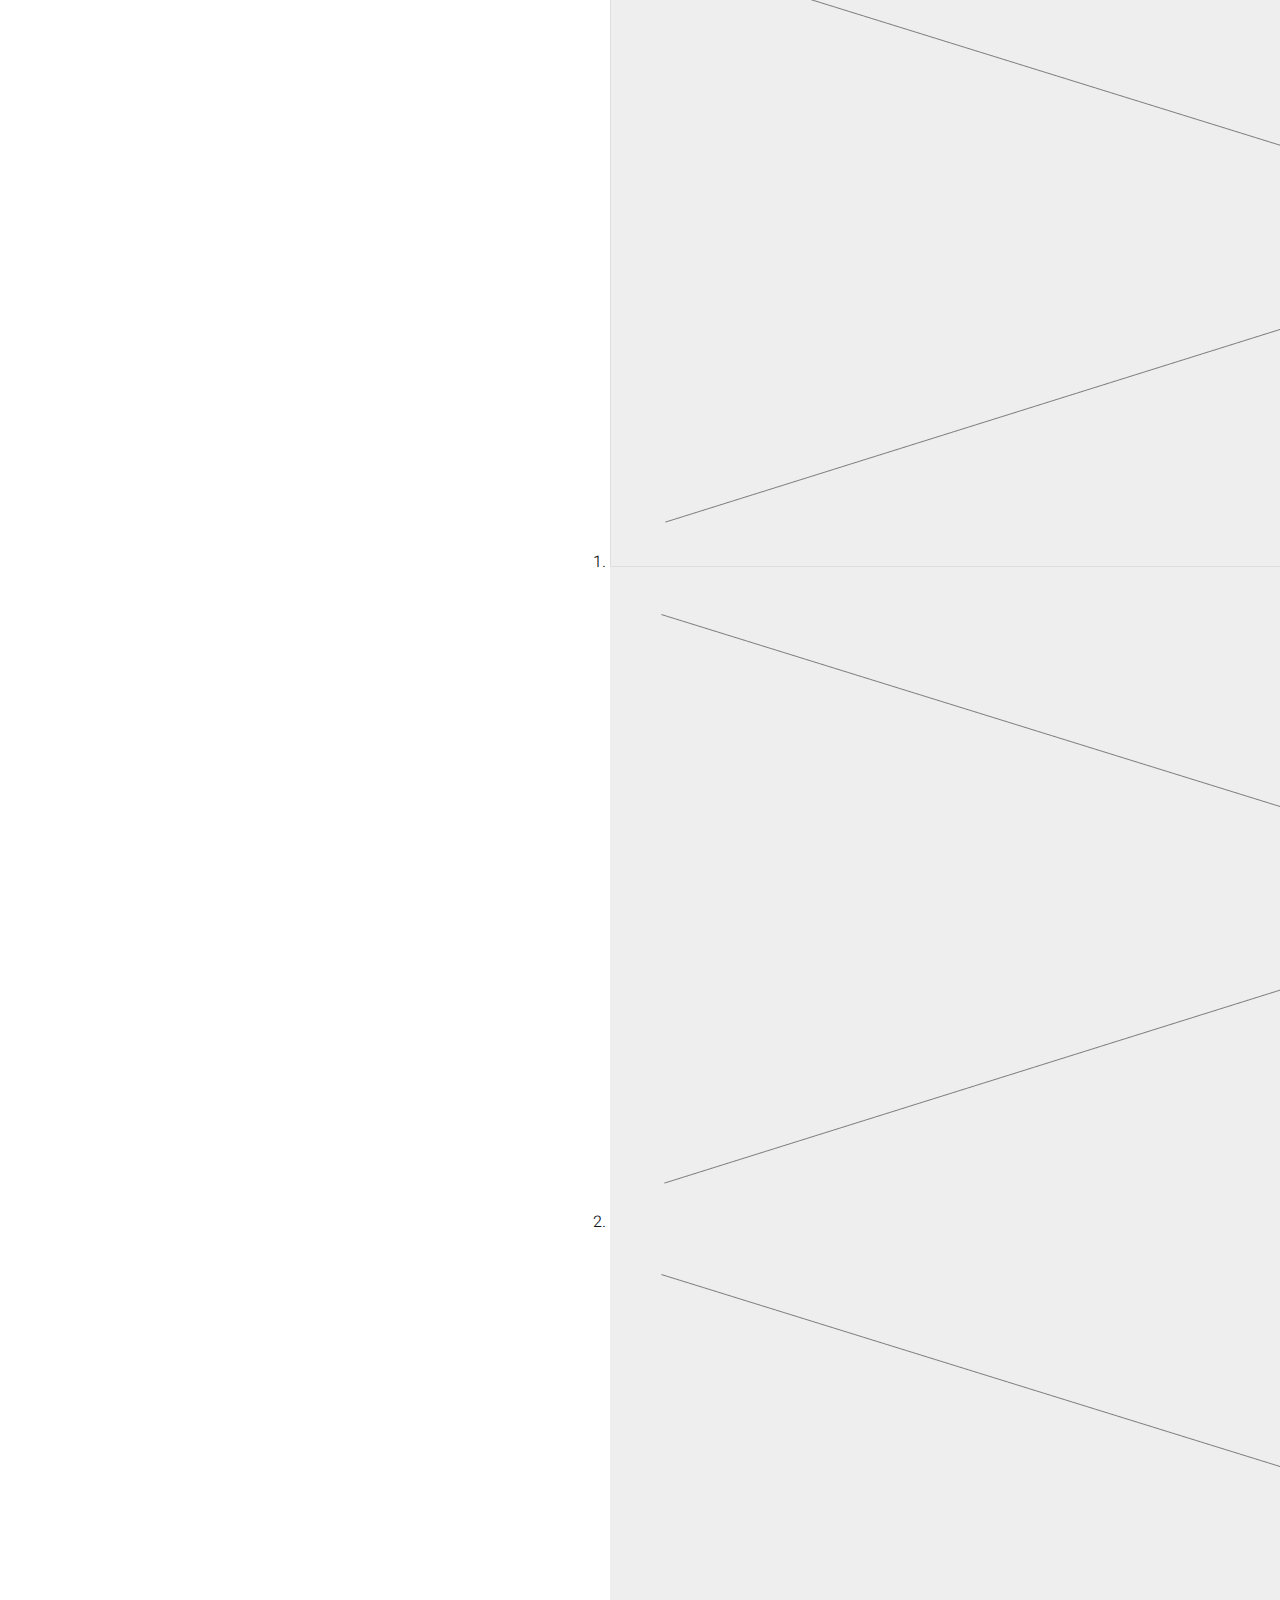
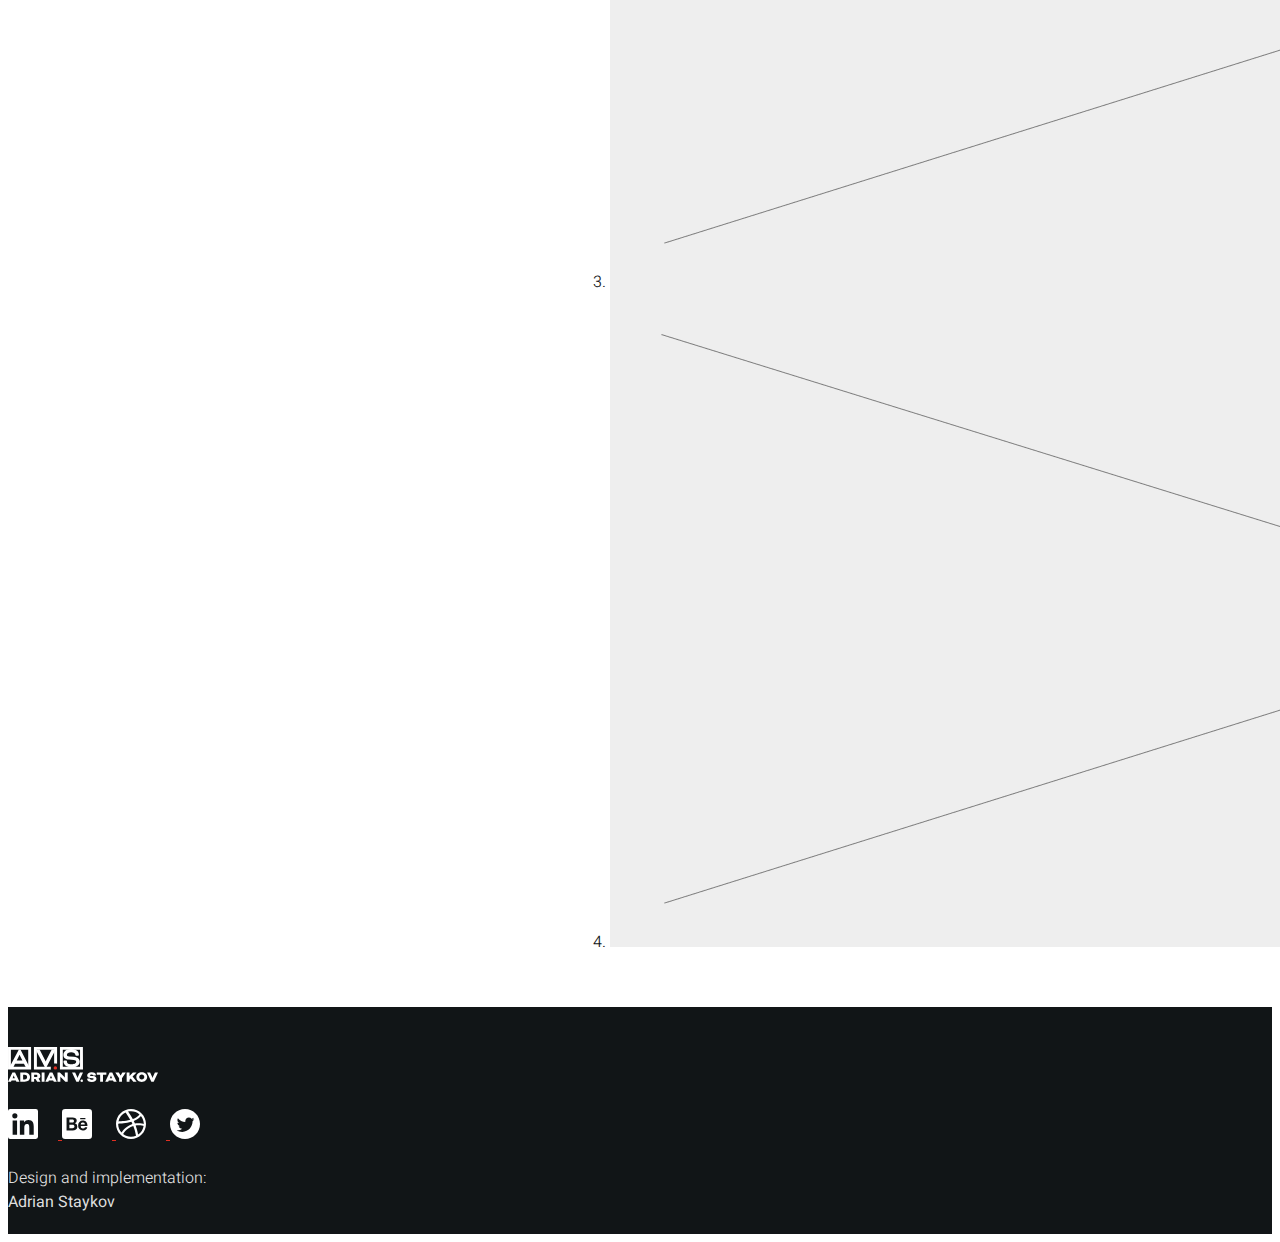
<file: pages/portfolio/ui-design/projects/ui-one.html>
<!DOCTYPE html>
<!--[if lte IE 6]><html class="preIE7 preIE8 preIE9"><![endif]-->
<!--[if IE 7]><html class="preIE8 preIE9"><![endif]-->
<!--[if IE 8]><html class="preIE9"><![endif]-->
<!--[if gte IE 9]><!--><html><!--<![endif]-->
<head>
  <meta charset="UTF-8">
  <meta http-equiv="X-UA-Compatible" content="IE=edge,chrome=1">
  <meta name="viewport" content="width=device-width,initial-scale=1">
  <title>Adrian Staykov - Graphic Designer</title>
  <meta name="robots" content="noindex, nofollow">
  <meta name="author" content="Adrian Staykov">
  <meta name="description" content="My personal portfolio">
  <!-- Bootstrap CSS -->
  <link rel="stylesheet" href="https://cdn.jsdelivr.net/npm/bootstrap@4.6.1/dist/css/bootstrap.min.css" integrity="sha384-zCbKRCUGaJDkqS1kPbPd7TveP5iyJE0EjAuZQTgFLD2ylzuqKfdKlfG/eSrtxUkn" crossorigin="anonymous">
  <!-- Load Google Font-->
  <link rel="preconnect" href="https://fonts.googleapis.com">
<link rel="preconnect" href="https://fonts.gstatic.com" crossorigin>
<link href="https://fonts.googleapis.com/css2?family=Heebo:wght@300;500;800&display=swap" rel="stylesheet">
<link rel="stylesheet" href="/styles/syles.css" type="text/css">
</head>
<body>
<!--header with main menu-->
<header id="menu-container">
  <menu class="container">
    <nav class="navbar navbar-expand-sm navbar-dark">
      <a class="navbar-brand" href="/">
        <img class="logo" src="/images/misc/logo.svg" alt="logo">
      </a>
      <button class="navbar-toggler" type="button" data-toggle="collapse" data-target=".menu-items" aria-controls="navbarSupportedContent" aria-expanded="false" aria-label="Toggle navigation">
        <span class="navbar-toggler-icon"></span>
      </button>
      <div class="collapse navbar-collapse menu-items">
        <command class="nav-item">
          <a href="/pages/portfolio-listing.html">Portfolio</a>
        </command>
        <command class="nav-item">
          <a href="/pages/about.html">About</a>
        </command>
        <command class="nav-item">
          <a href="/files/Adrian-Staykov-Resume.pdf" target="_blank" id="resume-nav-link">Resume</a>
        </command>
      </div>
    </nav>
  </menu>
</header>
<!--END of header with main menu-->

<!--Project intro area-->
<section class="page-info-header text-white section-has-no-margin-bottom">
    <row class="container row has-border-and-padding-top">
      <div class="col-lg-6 col-md-6">
          <h1>Project name</h1>
          <div class="category-card-label">
              <a href="/pages/portfolio/ui-design/ui-projects-listing.html">UI Design</a>
          </div>
          <p>
              Lorem ipsum dolor sit amet, consectetur adipiscing elit, sed do eiusmod tempor incididunt ut labore et dolore magna aliqua. Ut enim ad minim veniam, quis nostrud exercitation ullamco laboris nisi ut aliquip ex ea commodo consequat. Duis aute irure dolor in reprehenderit in voluptate velit esse cillum dolore eu fugiat nulla pariatur.
          </p>
      </div>

      <div class="col-lg-6 col-md-6">
        <div class="intro-header-quick-links">
            <h4>Quick links</h4>
            <ul>
                <li><a href="#research">Research</a></li>
                <li><a href="#ideation">Ideation</a></li>
                <li><a href="#design">Design</a></li>
                <li><a href="#testing">Testing and conclusions</a></li>
            </ul>
        </div>
      </div>
    </row>
</section>
<!--End of Project intro area-->

<section class="projects-stages-section section-has-no-margin-top">
  <row class="container projects-stages-section-content">
    <h2>Project stages</h2>
    <div class="stages-cards">
      <row class="row">
        <div class="block-with-frame col-md-6 col-lg-3 ">
          <div class="block-with-frame-header">
              <h5>Research</h5>
          </div> 
          <p>
              A couple of words of the research and the research types
          </p>
          <ul>
              <li>research type 1</li>
              <li>research type 2</li>
              <li>research type 3</li>
          </ul>
          <a href="#research">research details</a></button>
        </div>

        <div class="block-with-frame col-md-6 col-lg-3">
          <div class="block-with-frame-header">
              <h5>Ideation</h5>
          </div> 
          <p>
              A couple of words of the research and the research types
          </p>
          <ul>
              <li>research type 1</li>
              <li>research type 2</li>
              <li>research type 3</li>
          </ul>
          <a href="#ideation">ideation details</a></button>
        </div>

        <div class="block-with-frame col-md-6 col-lg-3">
          <div class="block-with-frame-header">
              <h5>Design</h5>
          </div> 
          <p>
              A couple of words of the research and the research types
          </p>
          <ul>
              <li>research type 1</li>
              <li>research type 2</li>
              <li>research type 3</li>
          </ul>
          <a href="#design">design details</a></button>
        </div>

        <div class="block-with-frame col-md-6 col-lg-3">
          <div class="block-with-frame-header">
              <h5>Testing and conclusions</h5>
          </div> 
          <p>
              A couple of words of the research and the research types
          </p>
          <ul>
              <li>research type 1</li>
              <li>research type 2</li>
              <li>research type 3</li>
          </ul>
          <a href="#testing">testing and conclusions</a></button>
        </div>
      </row>
    </div>
  </row>
</section>
<!--Project intro area-->

<!--Research section-->
<section id="research" class="container">
  <row class="skills-and-tools row">
    <div class="col-md-6">
      <h2>Research</h2>
      <p>
        Lorem ipsum dolor sit amet, consectetur adipiscing elit, sed do eiusmod tempor incididunt ut labore et dolore magna aliqua. Ut enim ad minim veniam, quis nostrud exercitation ullamco laboris nisi ut aliquip ex ea commodo consequat. Duis aute irure dolor in reprehenderit in voluptate velit esse cillum dolore eu fugiat nulla pariatur.
      </p>
    </div>
    
    <div class="col-md-6 col-sm-12">
      <!-- <div class="block-with-dark-header-and-background"> -->
        <div class="dark-background">
          <h4>UI Design</h4>
        </div> 
        <div class="light-gray-background">
          <p>
            Lorem ipsum dolor sit amet, consectetur adipiscing elit, sed do eiusmod tempor incididunt ut labore et dolore magna aliqua. Ut enim ad minim veniam, quis nostrud exercitation ullamco laboris nisi ut aliquip ex ea commodo consequat. Duis aute irure dolor in reprehenderit in voluptate velit esse cillum dolore eu fugiat nulla pariatur.
          </p>
        </div>
      <!-- </div> -->
    </div>
  </row>
</section>
<!--End of Research section-->
<!-- Ideation section -->
<section id="ideation">
  <row class="row section-row-has-border-top container">
    <div class="col-md-6">
      <h2>Ideation</h2>
      <p>
        Lorem ipsum dolor sit amet, consectetur adipiscing elit, sed do eiusmod tempor incididunt ut labore et dolore magna aliqua. Ut enim ad minim veniam, quis nostrud exercitation ullamco laboris nisi ut aliquip ex ea commodo consequat. Duis aute irure dolor in reprehenderit in voluptate velit esse cillum dolore eu fugiat nulla pariatur.
      </p>
    </div>

    <div class="col-md-6">
      <img class="col-md-4 col-sm-12" src="/images/misc/project-card-placeholder.png">
      <img class="col-md-4 col-sm-12" src="/images/misc/project-card-placeholder.png">
    </div>
  </row>
</section>
<!-- End of Ideation section -->
<!-- Design section -->
<section id="design">
  <row class="row container">
    <h2 class="col-12">Design</h2><br>
    <div class="col-sm-12 col-md-6 col-lg-4">
      <div class="tools-logos-block">
        <img src="/images/tools-logos/miro.svg">
        <img src="/images/tools-logos/figma-Icon-Black.svg">
        <img src="/images/tools-logos/xd_appicon.svg">
      </div>
    </div>
    <div class="col-sm-12 col-md-6 col-lg-8">
      <p>
        <strong>Brief text</strong><br>
        Lorem ipsum dolor sit amet, consectetur adipiscing elit, sed do eiusmod tempor incididunt ut labore et dolore magna aliqua. Ut enim ad minim veniam, quis nostrud exercitation ullamco laboris nisi ut aliquip ex ea commodo consequa
      </p>
    </div>
  </row>
  


      <div id="custCarousel" class="carousel slide" data-ride="carousel" align="center">
          <!-- slides -->
          <div class="carousel-inner">
              <div class="carousel-item active"> <img src="/images/misc/slider-placeholder.png" alt="Hills"> </div>
              <div class="carousel-item"> <img src="/images/misc/slider-placeholder.png" alt=""> </div>
              <div class="carousel-item"> <img src="/images/misc/slider-placeholder.png" alt=""> </div>
              <div class="carousel-item"> <img src="/images/misc/slider-placeholder.png" alt=""> </div>
          </div> <!-- Left right --> <a class="carousel-control-prev" href="#custCarousel" data-slide="prev"> <span class="carousel-control-prev-icon"></span> </a> <a class="carousel-control-next" href="#custCarousel" data-slide="next"> <span class="carousel-control-next-icon"></span> </a> <!-- Thumbnails -->
          <row>
            <ol class="carousel-indicators list-inline">
              <li class="list-inline-item active"> <a id="carousel-selector-0" class="selected" data-slide-to="0" data-target="#custCarousel"> <img src="/images/misc/slider-placeholder.png" class="img-fluid"> </a> </li>
              <li class="list-inline-item"> <a id="carousel-selector-1" data-slide-to="1" data-target="#custCarousel"> <img src="/images/misc/slider-placeholder.png" class="img-fluid"> </a> </li>
              <li class="list-inline-item"> <a id="carousel-selector-2" data-slide-to="2" data-target="#custCarousel"> <img src="/images/misc/slider-placeholder.png" class="img-fluid"> </a> </li>
              <li class="list-inline-item"> <a id="carousel-selector-2" data-slide-to="3" data-target="#custCarousel"> <img src="/images/misc/slider-placeholder.png" class="img-fluid"> </a> </li>
            </ol>
          </row>          
      </div>

  





</section>
<!-- End of Design section -->















<footer>
  <!--footer content-->
  <div class="footer-content container">
    <row class="row text-white">
      <div class="col-sm-12 col-md-3">
        <a href="/">
          <img class="footer-logo" src="/images/misc/logo.svg" alt="logo">
        </a>
      </div>
      <div class="col-sm-12 col-md-5 social-media-icons-column">
        <a class="social-media-icons" href="https://www.linkedin.com/in/adrian-staykov/" title="Adrian Staykov LinkedIn" target="_blank" rel="nofollow">
          <img src="/images/misc/icon-linkedin.svg" alt="LinkedIn icon">
        </a>
        <a class="social-media-icons" href="https://www.behance.net/Adrian_Staykov" title="Adrian Staykov Behance" target="_blank" rel="nofollow">
          <img src="/images/misc/icon-behance.svg" alt="Behance icon">
        </a>
        <a class="social-media-icons" href="https://dribbble.com/adrian_staykov" title="Adrian Staykov Dribbble" target="_blank" rel="nofollow">
          <img src="/images/misc/dribbble-ball-mark.svg" alt="Dribbble icon">
        </a>
        <a class="social-media-icons" href="https://twitter.com/Adrian_Staykov" title="Adrian Staykov Twitter" target="_blank" rel="nofollow">
          <img src="/images/misc/Twitter-social-icons-circle-white.svg" alt="Twitter icon">
        </a>
      </div>

      <div class="col-sm-12 col-md-4">
        <p>
          Design and implementation:<br><strong>Adrian Staykov</strong>
        </p>
      </div>
    </row>
  </div>
<!--END of footer content-->
  <!-- Option 1: Bootstrap Bundle with Popper -->
  <script src="https://cdn.jsdelivr.net/npm/jquery@3.5.1/dist/jquery.slim.min.js" integrity="sha384-DfXdz2htPH0lsSSs5nCTpuj/zy4C+OGpamoFVy38MVBnE+IbbVYUew+OrCXaRkfj" crossorigin="anonymous"></script>
  <script src="https://cdn.jsdelivr.net/npm/bootstrap@4.6.1/dist/js/bootstrap.bundle.min.js" integrity="sha384-fQybjgWLrvvRgtW6bFlB7jaZrFsaBXjsOMm/tB9LTS58ONXgqbR9W8oWht/amnpF" crossorigin="anonymous"></script>
</footer>
</body>
</html>
</file>
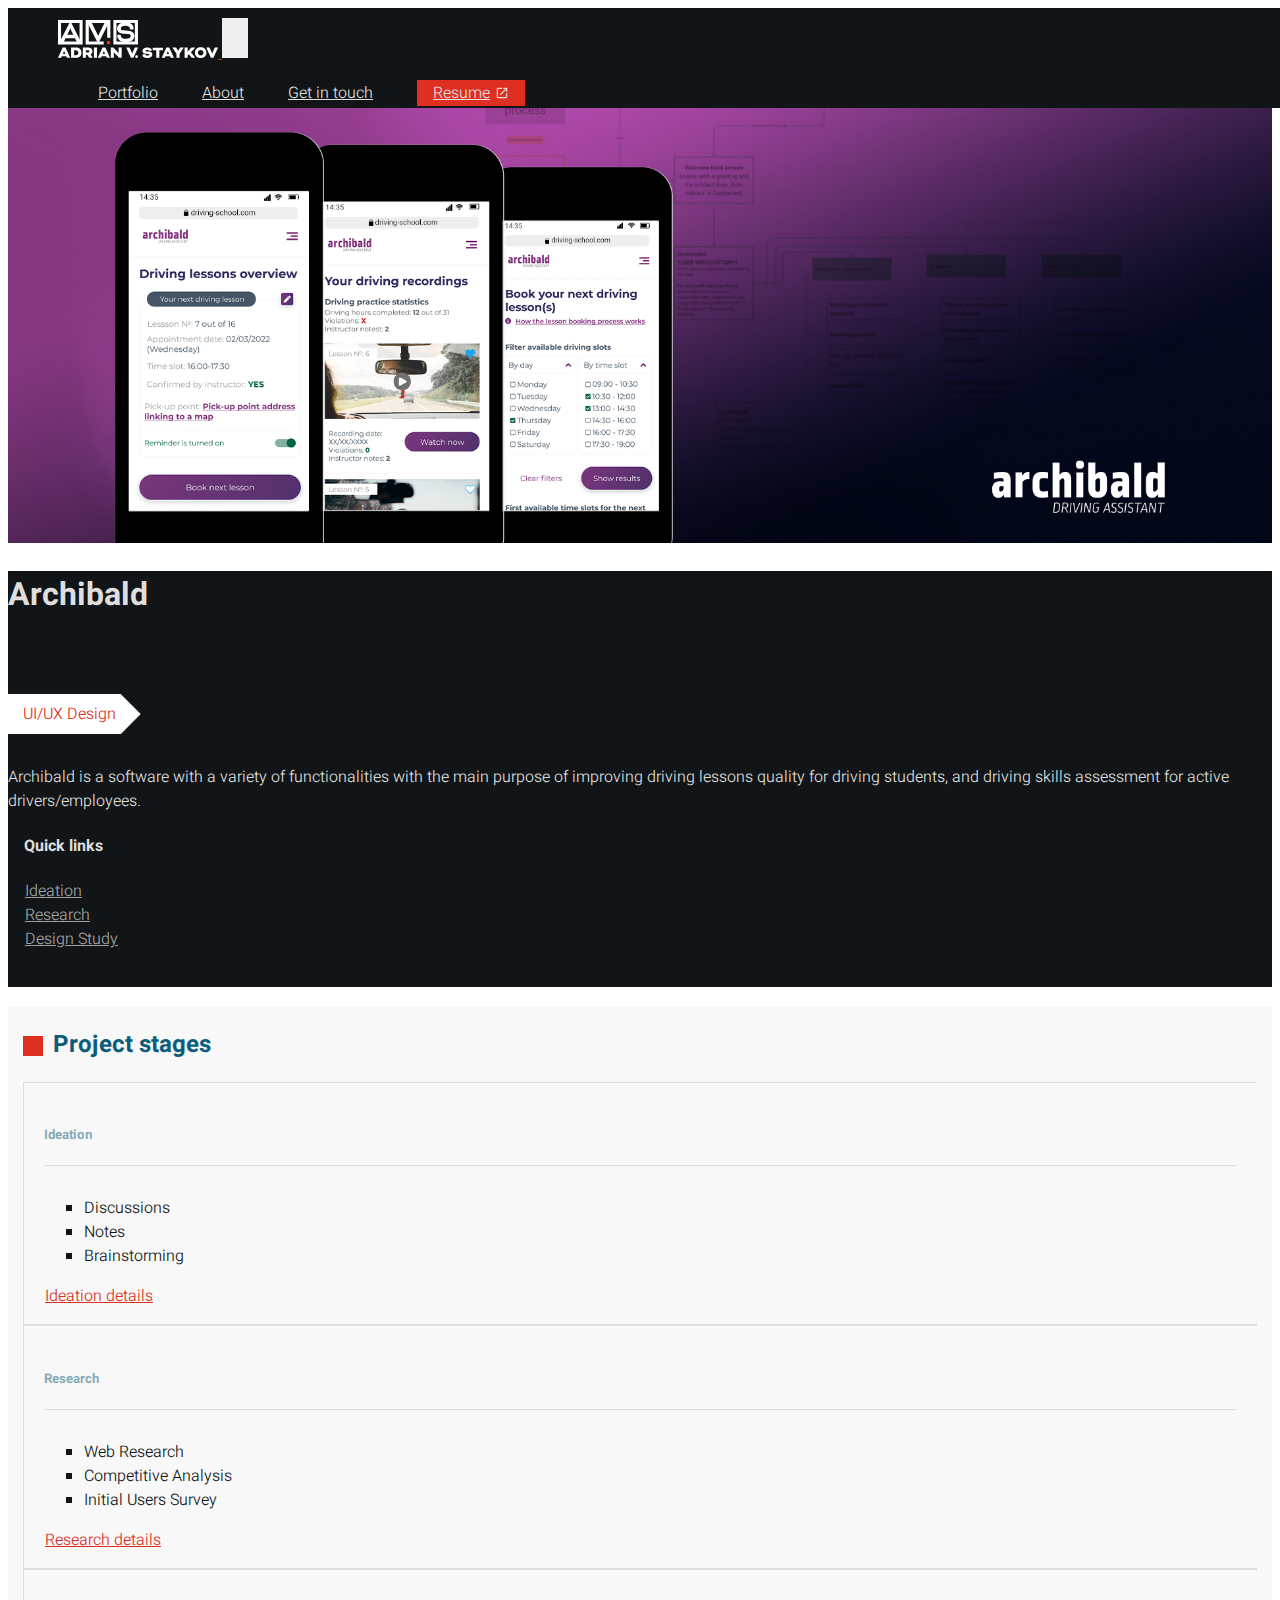
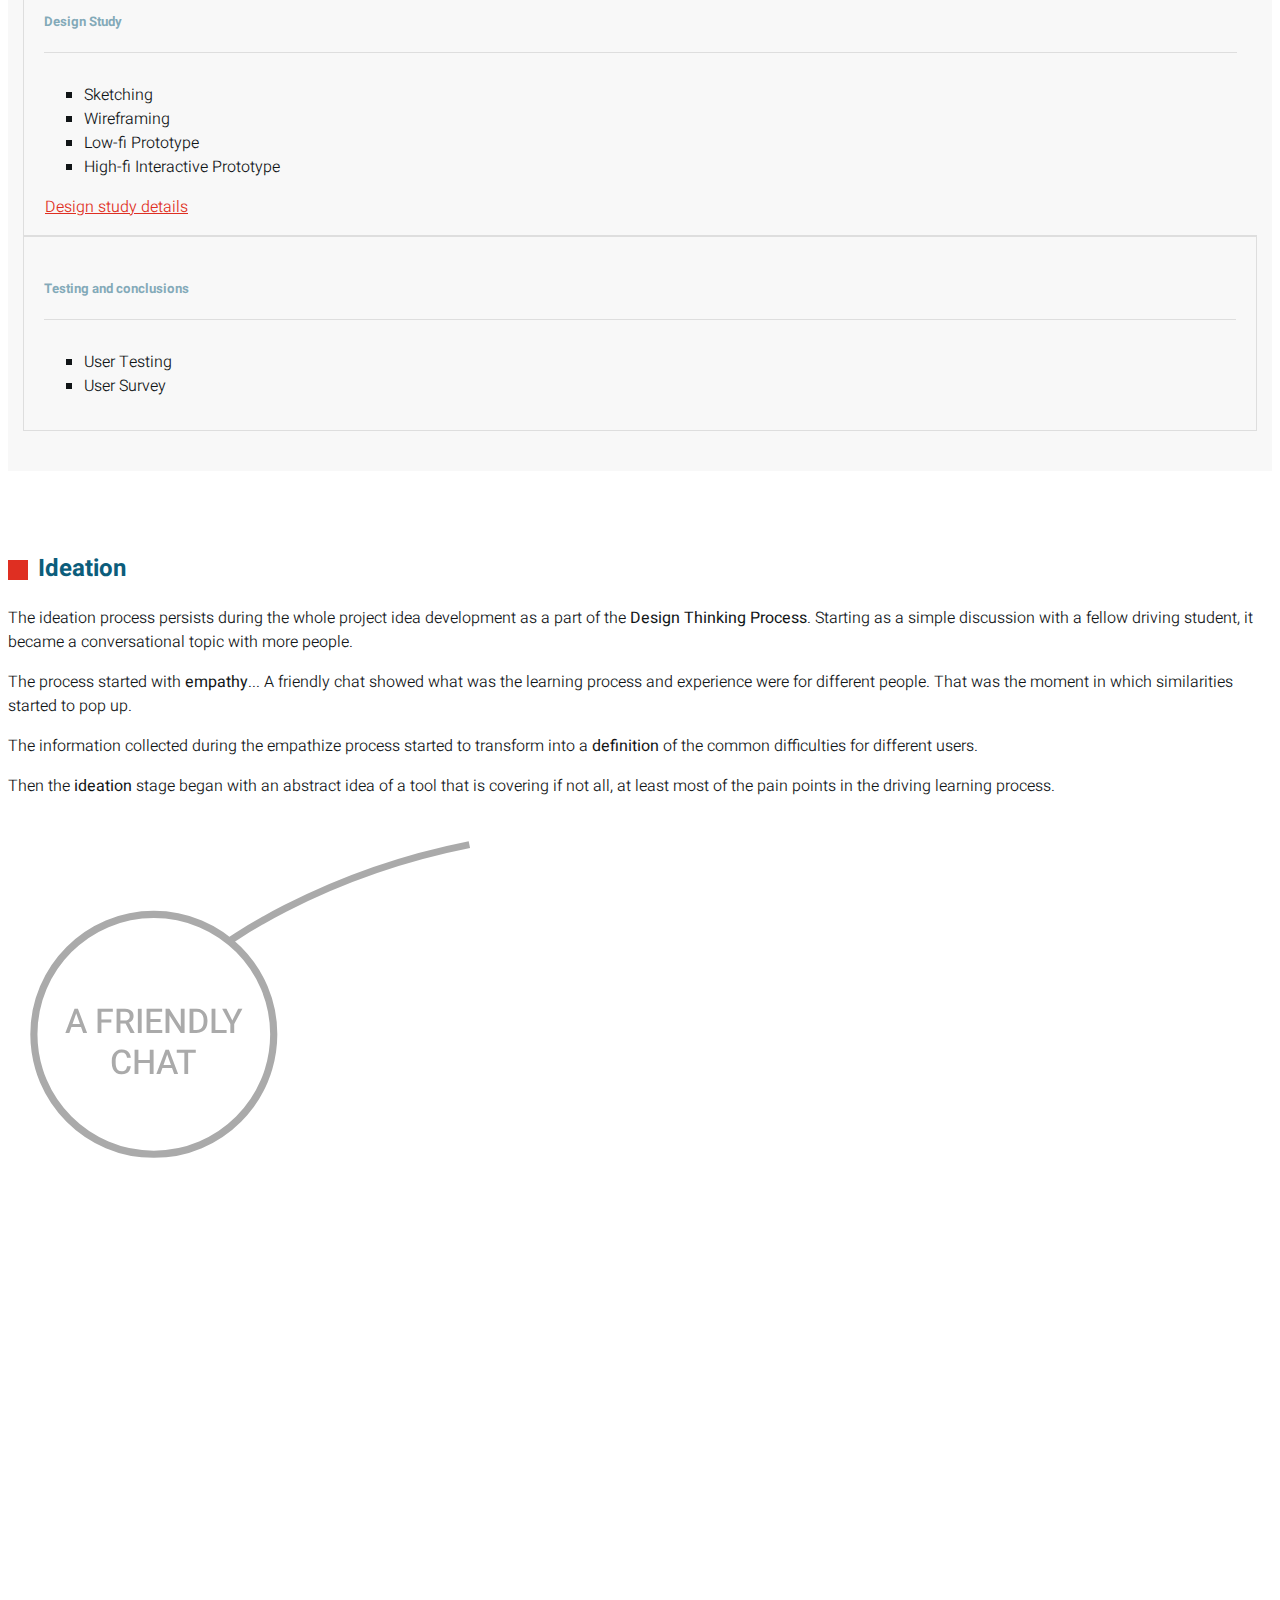
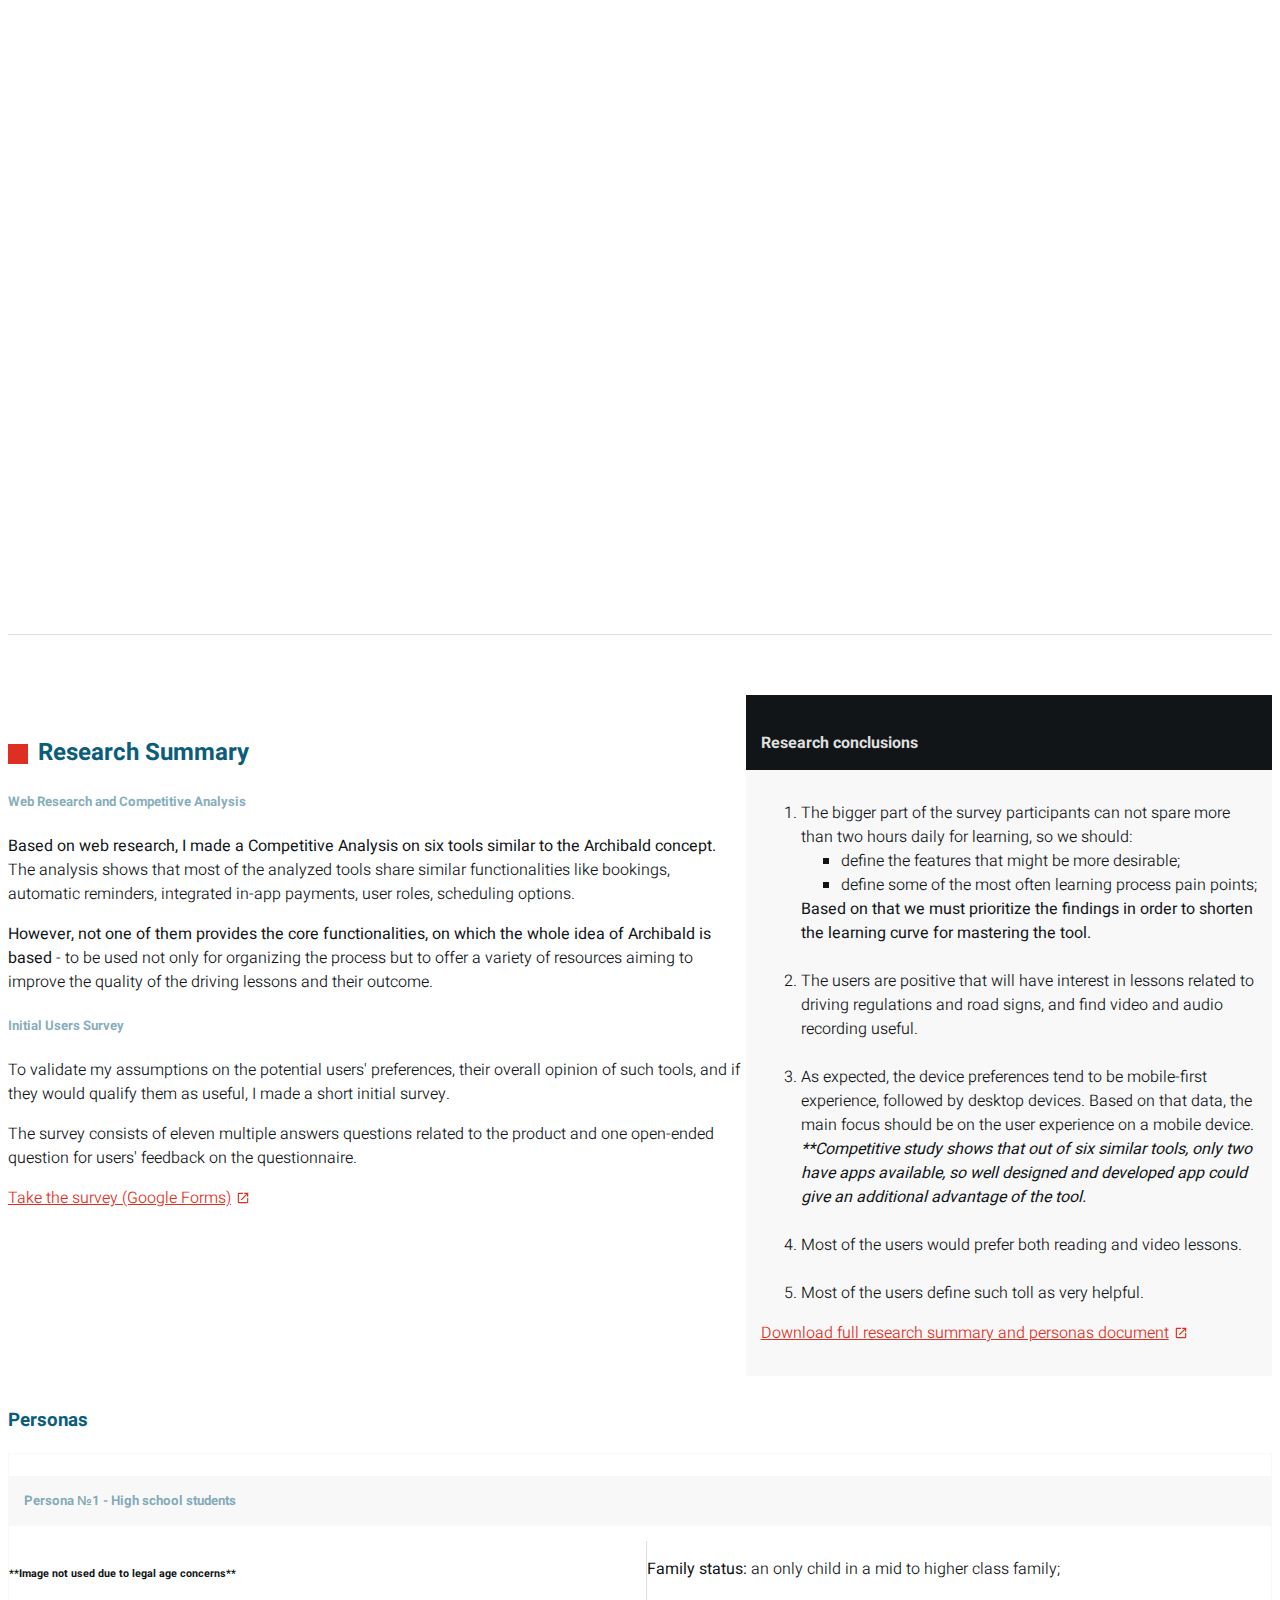
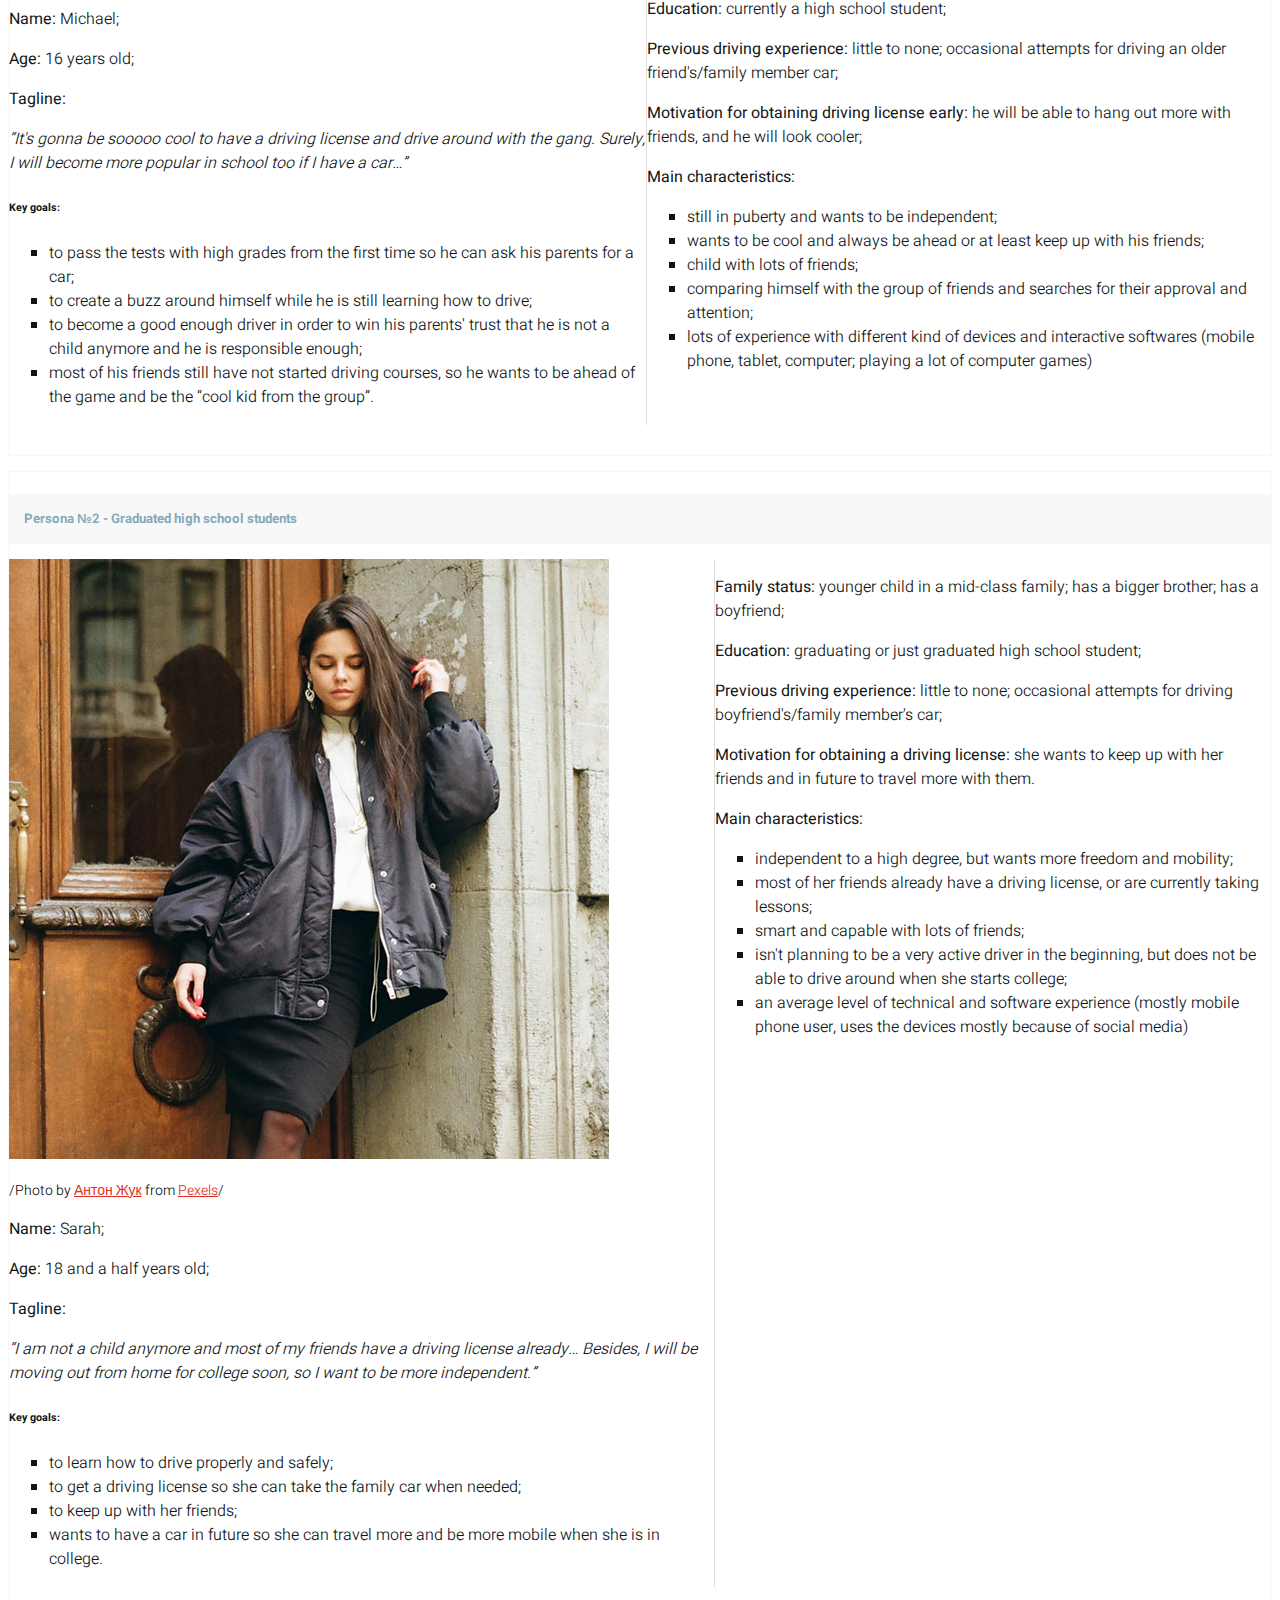
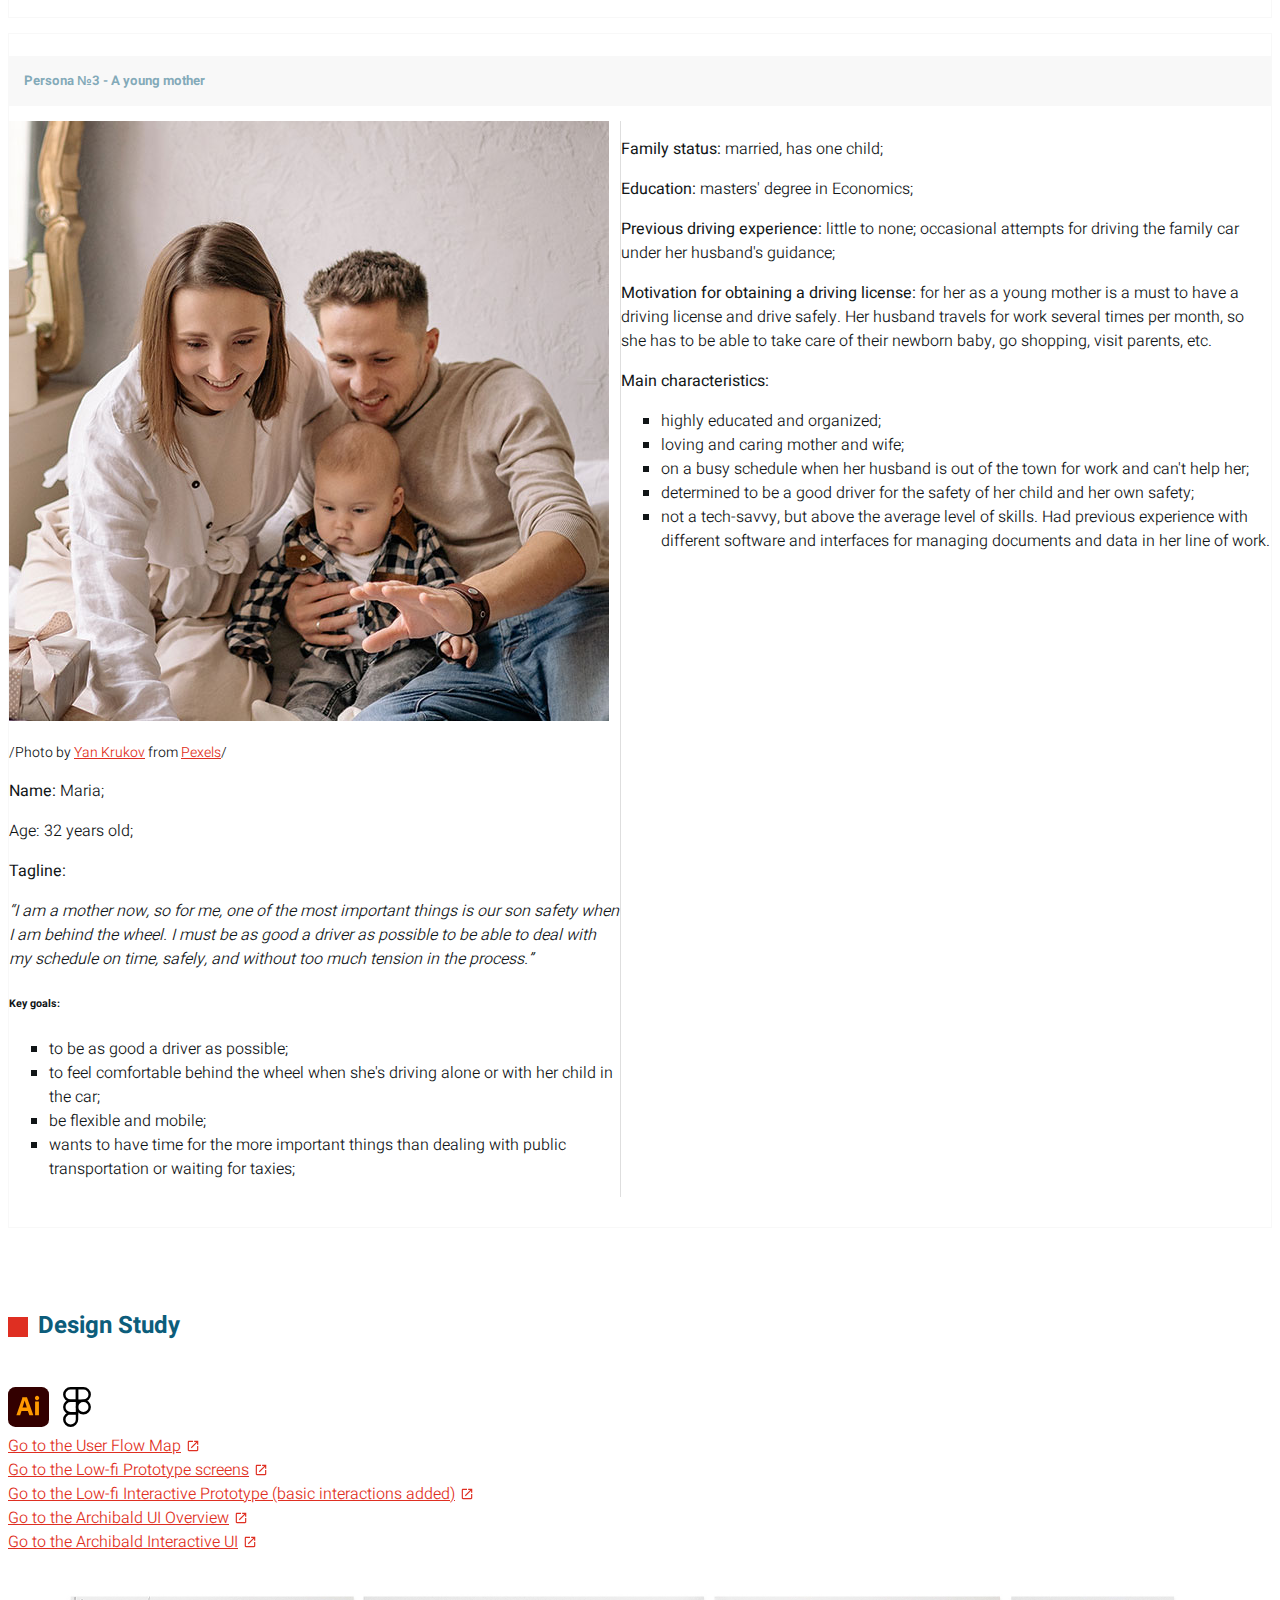
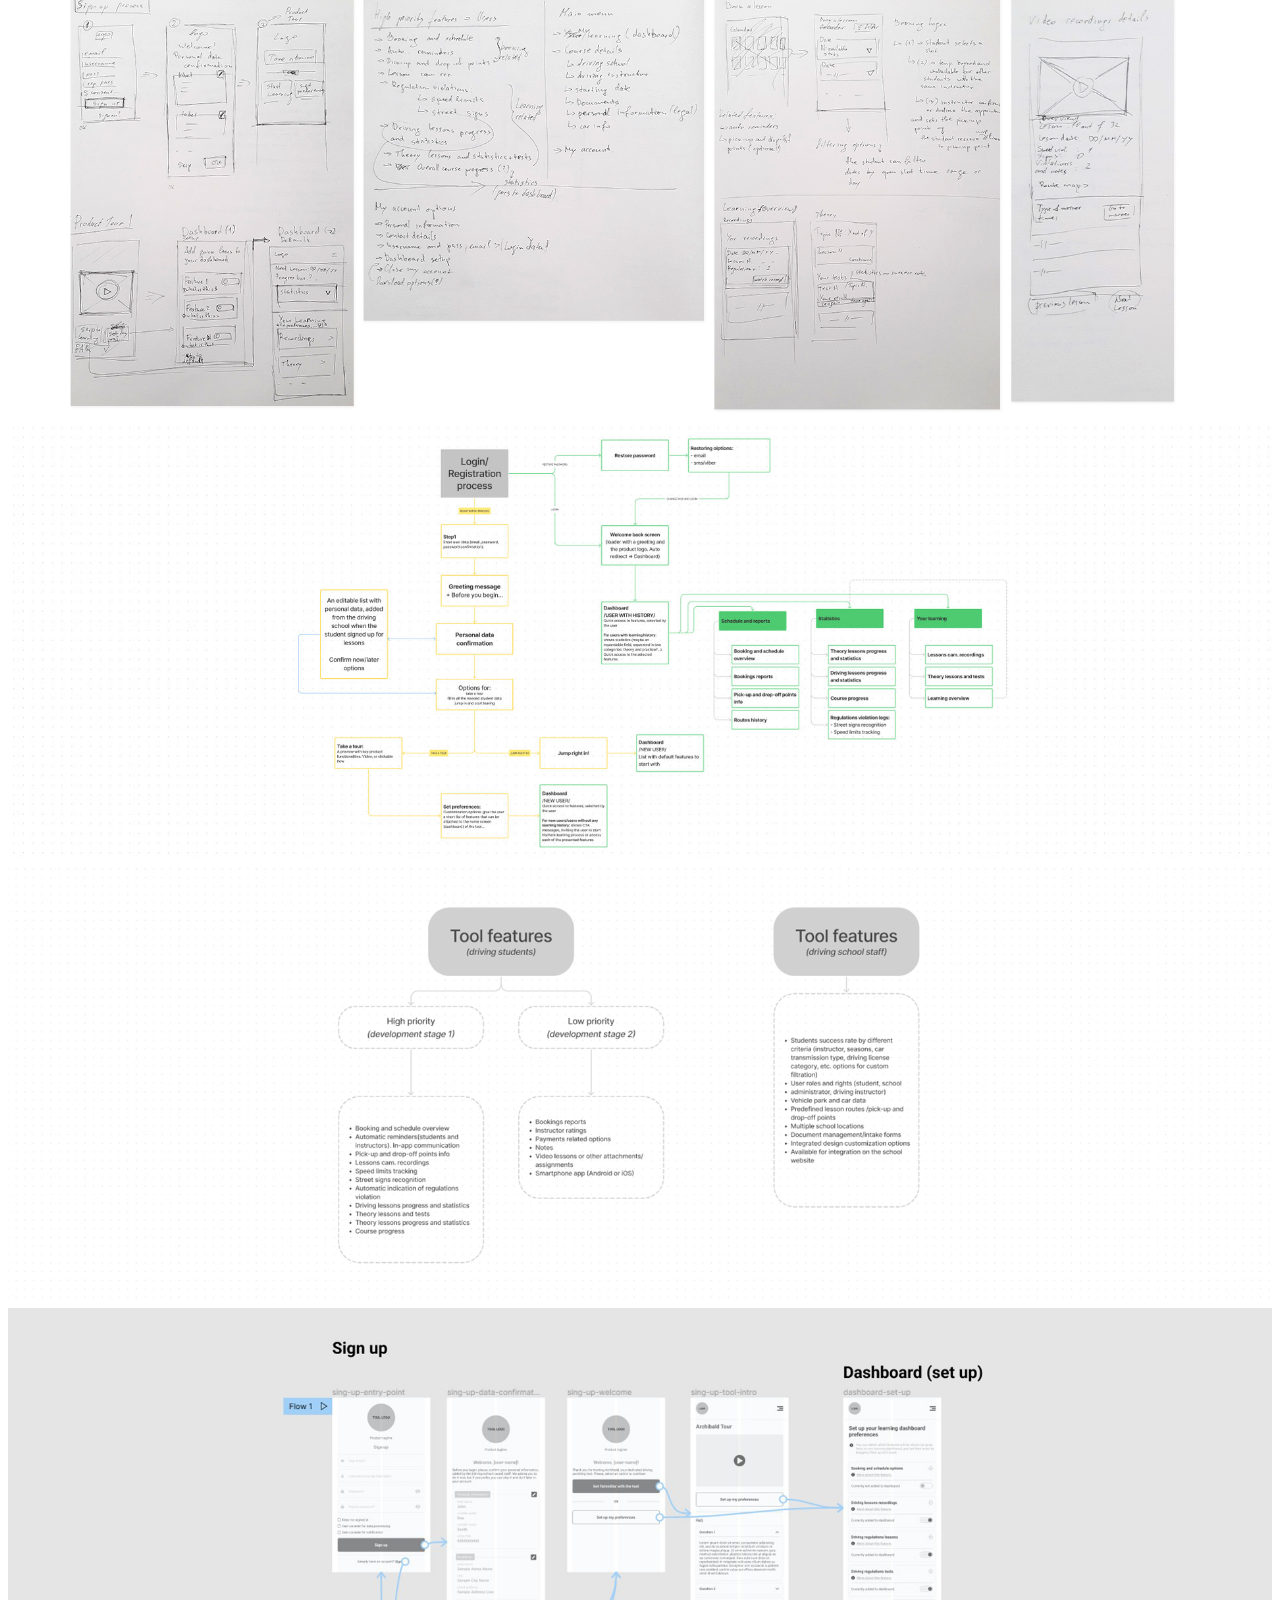
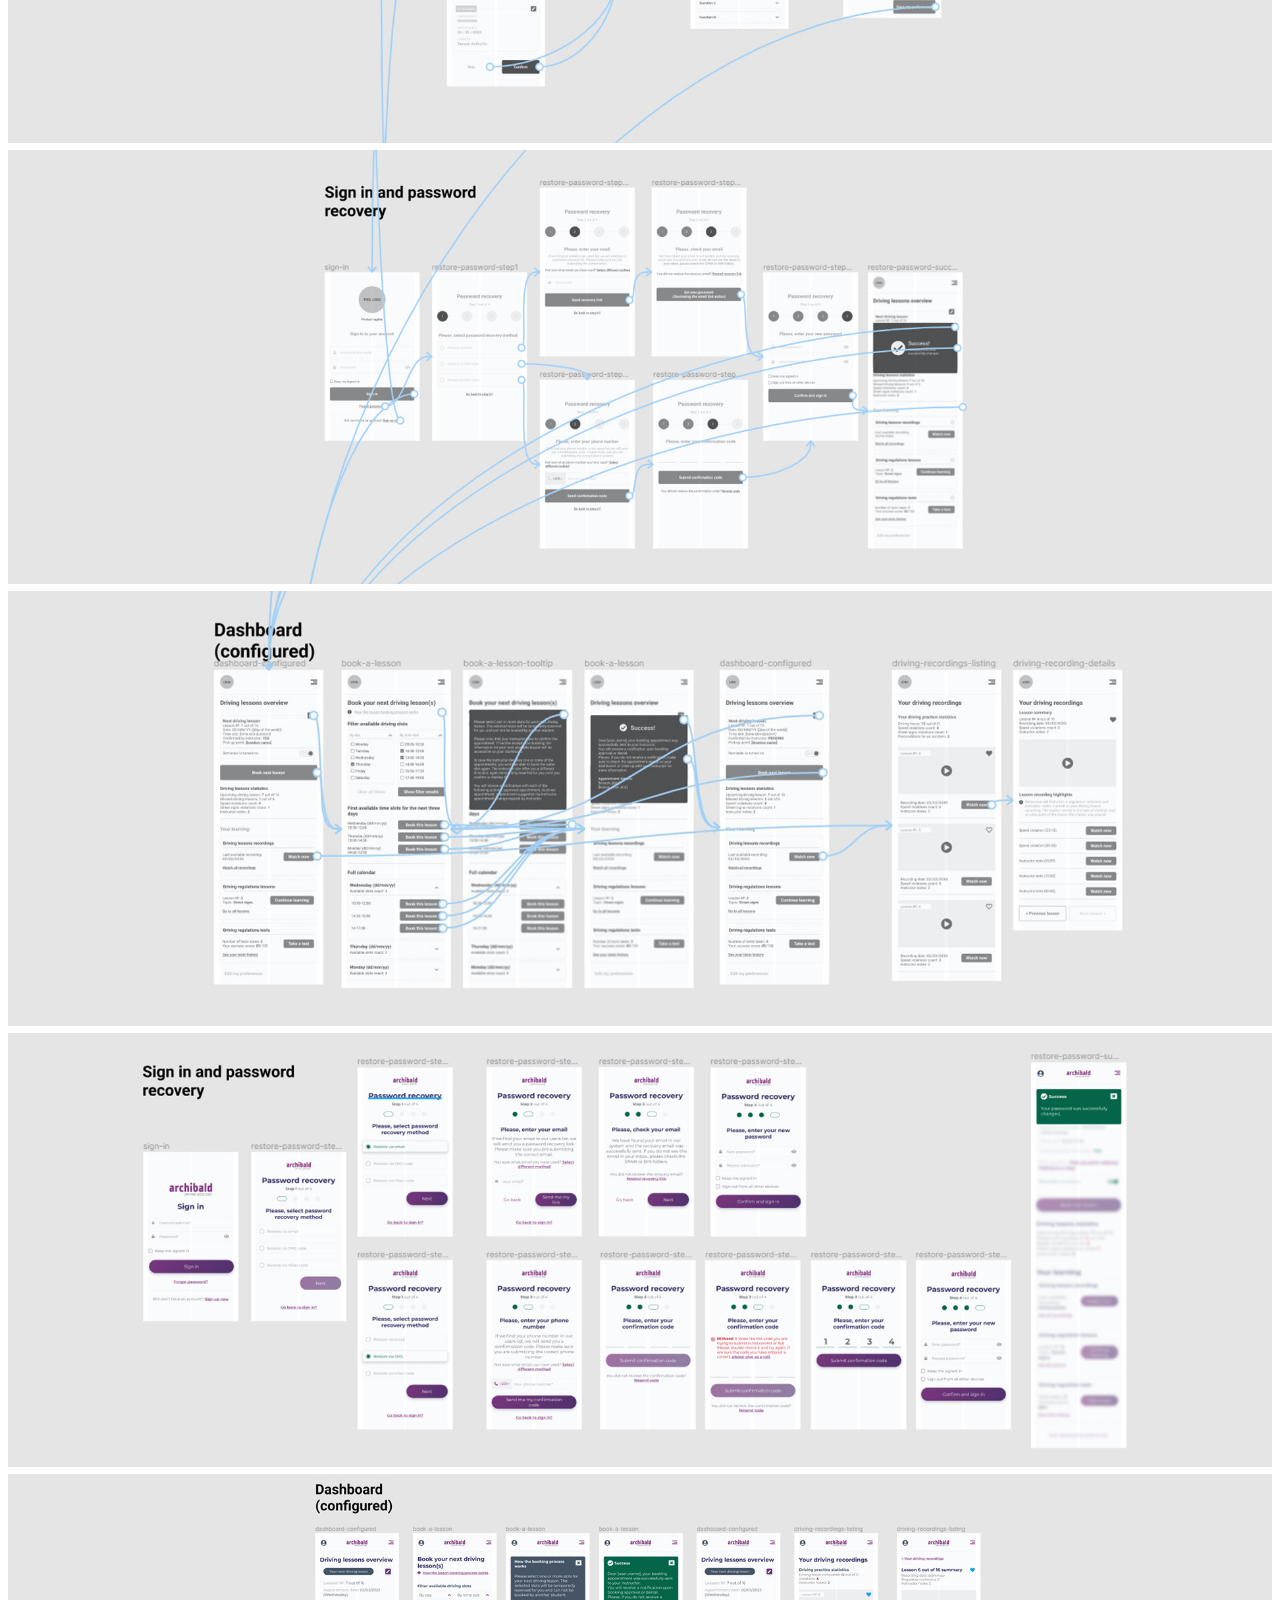
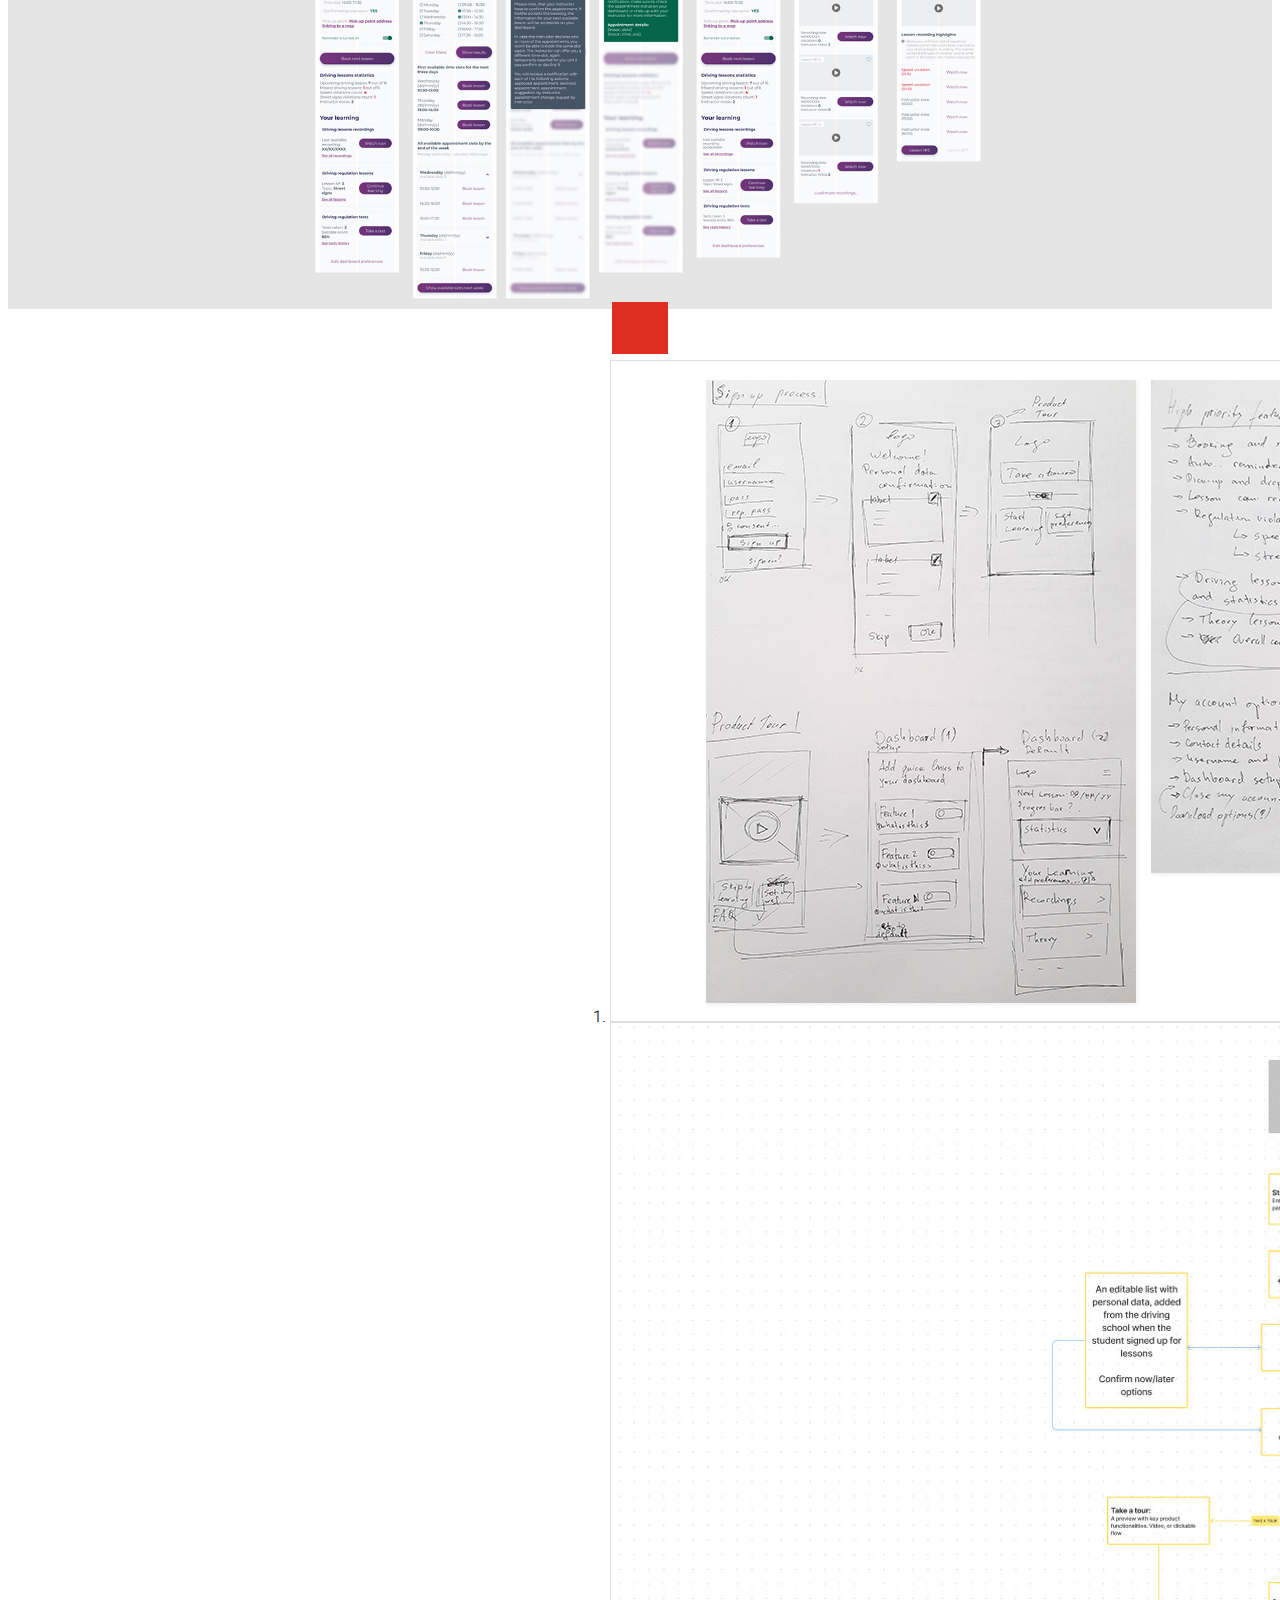
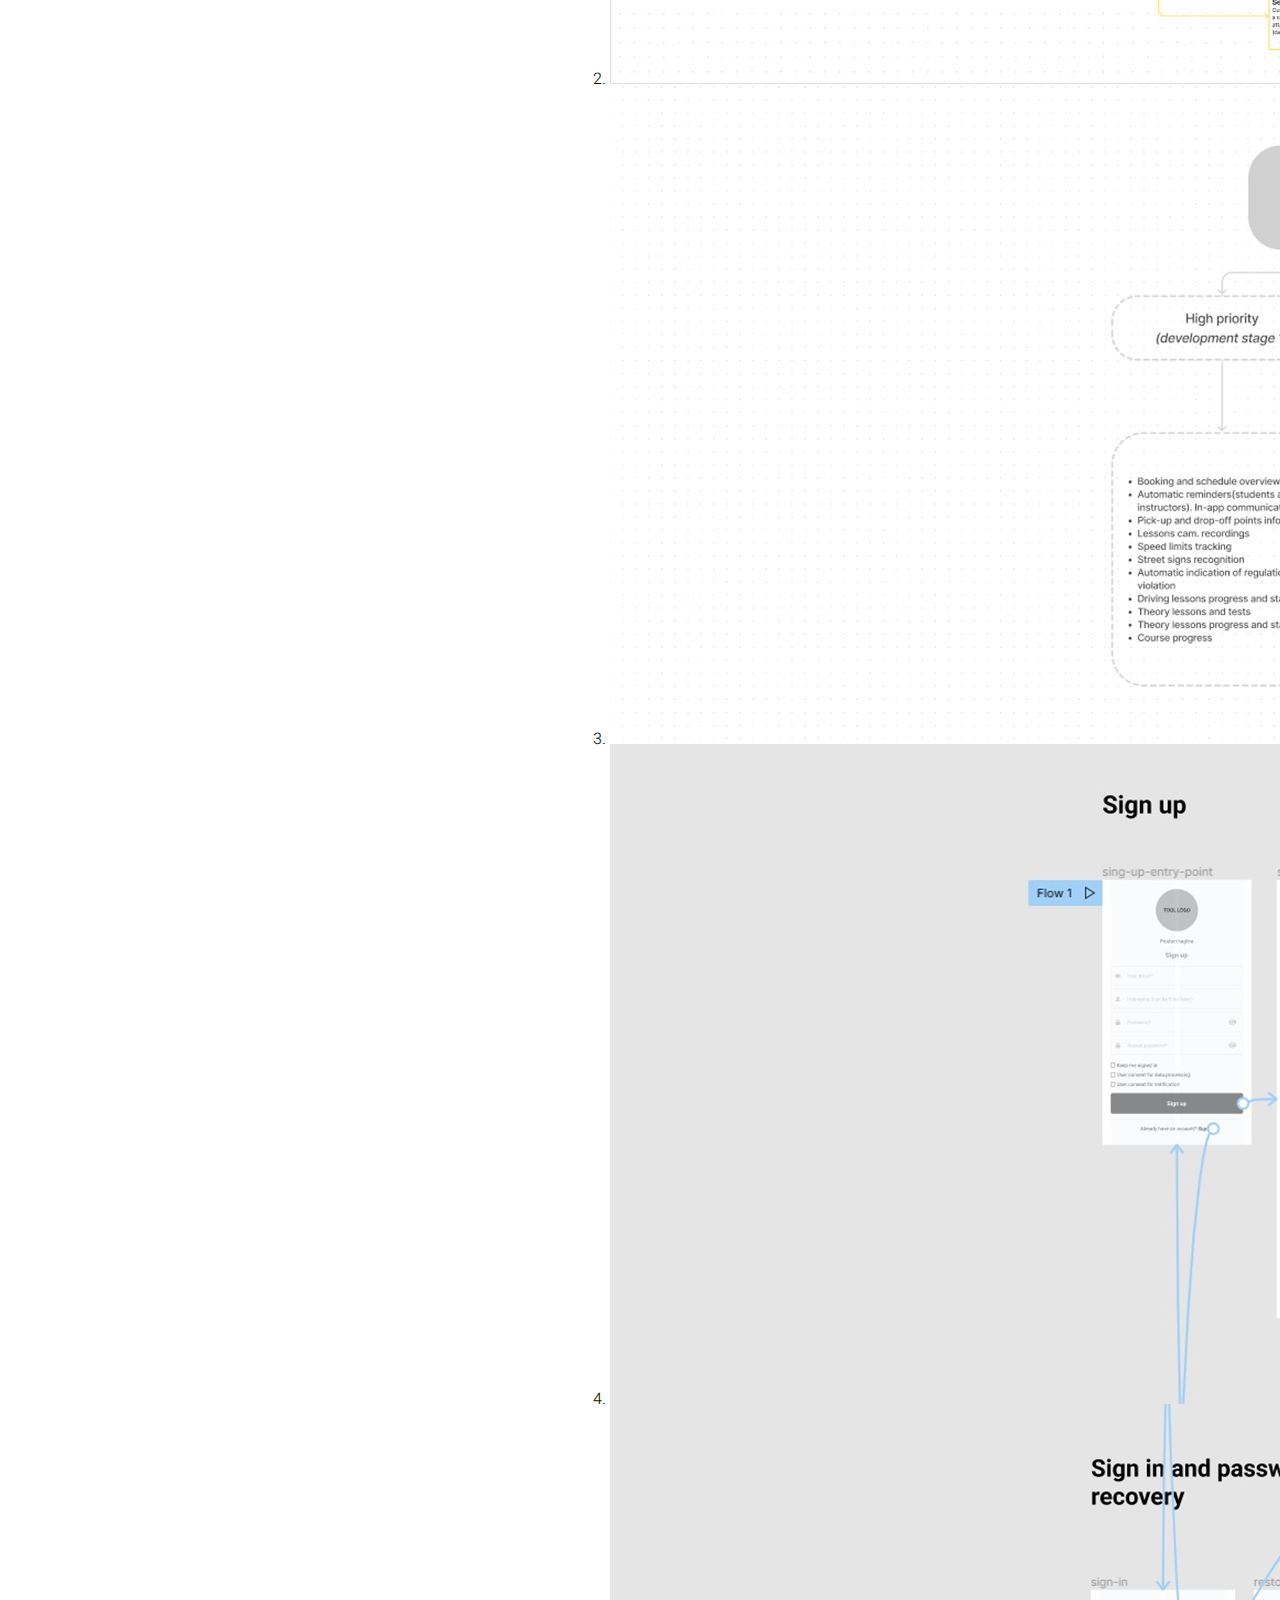
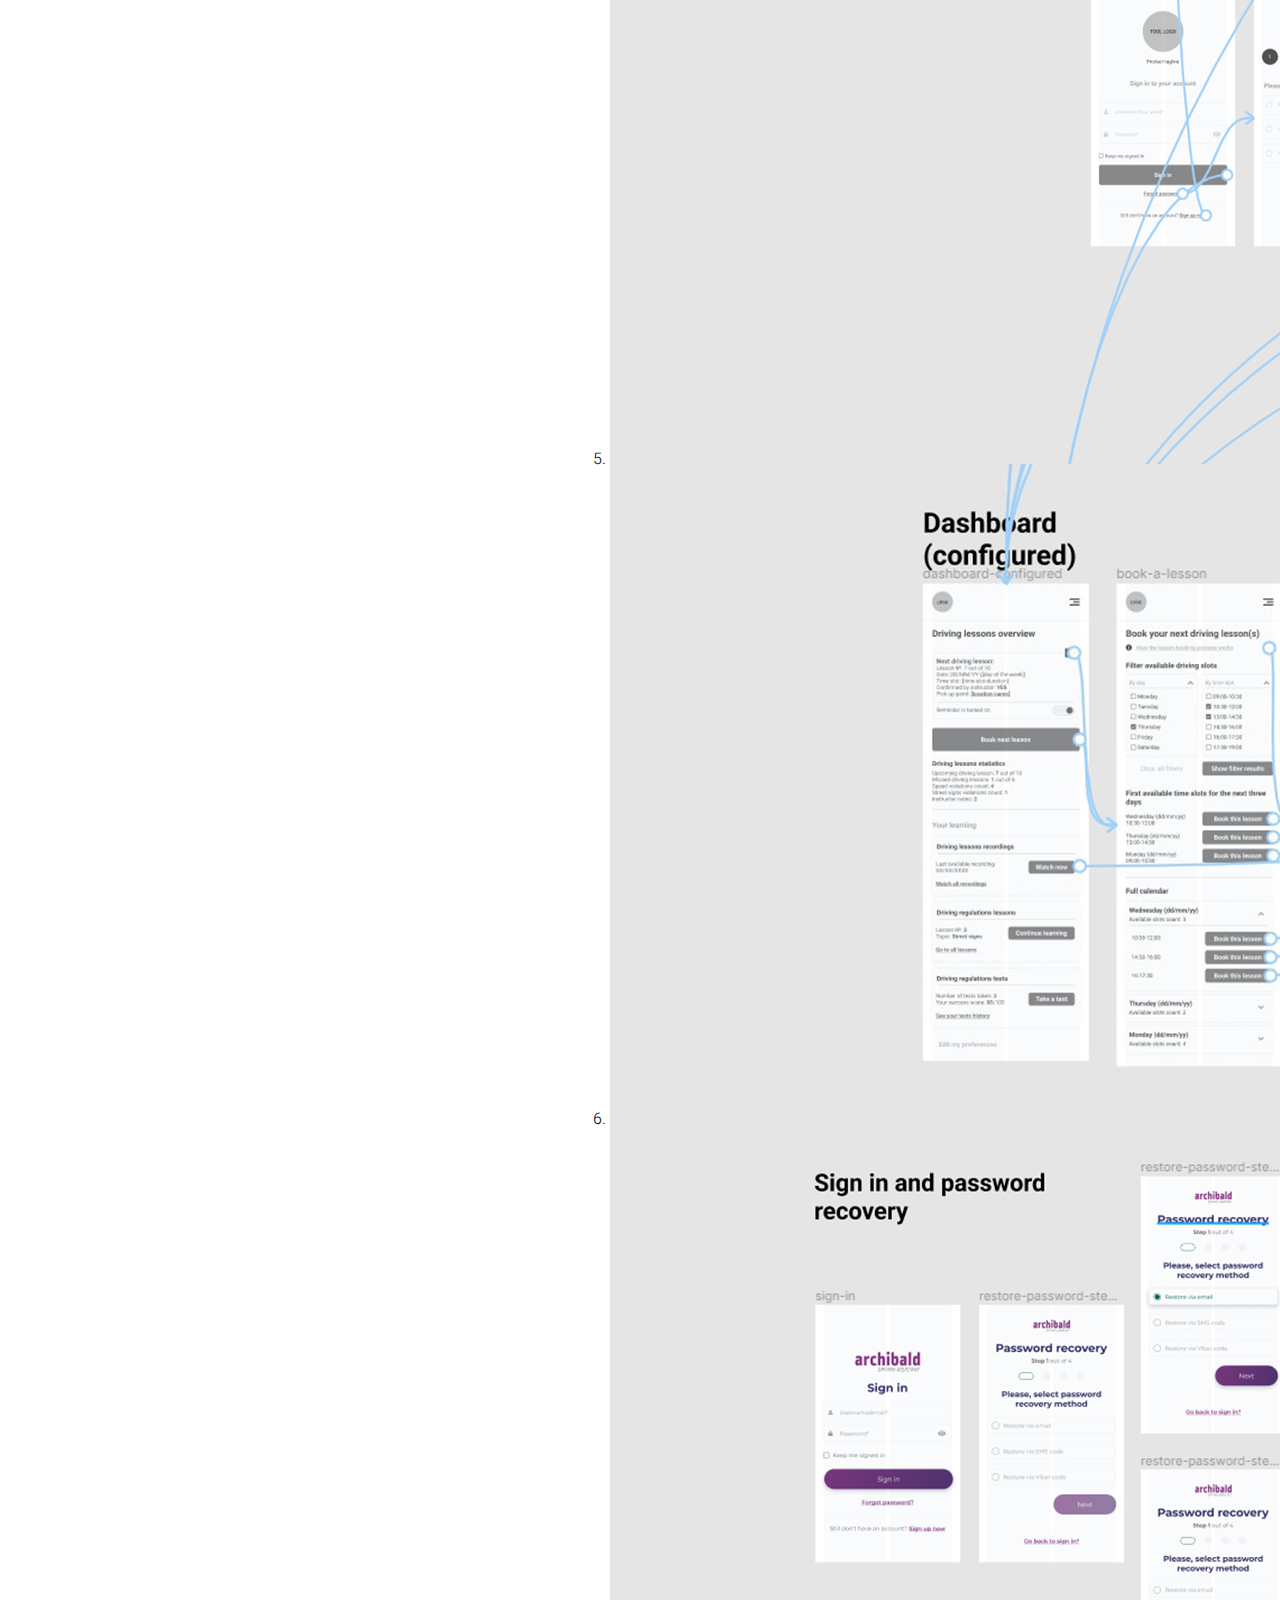
<file: pages/portfolio/ui-design/projects/archibald/archibald-driving-assistant.html>
<!DOCTYPE html>
<!--[if lte IE 6]><html class="preIE7 preIE8 preIE9"><![endif]-->
<!--[if IE 7]><html class="preIE8 preIE9"><![endif]-->
<!--[if IE 8]><html class="preIE9"><![endif]-->
<!--[if gte IE 9]><!--><html><!--<![endif]-->
<head>
  <meta charset="UTF-8">
  <meta http-equiv="X-UA-Compatible" content="IE=edge,chrome=1">
  <meta name="viewport" content="width=device-width,initial-scale=1">
  <title>Archibald - Driving Assistant Tool</title>
  <meta property="og:image" content="/pages/portfolio/ui-design/projects/archibald/archibald-og-image.png" />
  <meta name="robots" content="noindex, nofollow">
  <meta name="author" content="Adrian Staykov">
  <meta name="description" content="My personal portfolio">
  <!-- Bootstrap CSS -->
  <link rel="stylesheet" href="https://cdn.jsdelivr.net/npm/bootstrap@4.6.1/dist/css/bootstrap.min.css" integrity="sha384-zCbKRCUGaJDkqS1kPbPd7TveP5iyJE0EjAuZQTgFLD2ylzuqKfdKlfG/eSrtxUkn" crossorigin="anonymous">
  <!-- Load Google Font-->
  <link rel="preconnect" href="https://fonts.googleapis.com">
<link rel="preconnect" href="https://fonts.gstatic.com" crossorigin>
<link href="https://fonts.googleapis.com/css2?family=Heebo:wght@300;500;800&display=swap" rel="stylesheet">
<link rel="stylesheet" href="/styles/syles.css" type="text/css">
</head>
<body>
<!--header with main menu-->
<header id="menu-container">
  <menu class="container">
    <nav class="navbar navbar-expand-md navbar-dark">
      <a class="navbar-brand" href="/">
        <img class="logo" src="/images/misc/logo.svg" alt="logo">
      </a>
      <button class="navbar-toggler" type="button" data-toggle="collapse" data-target=".menu-items" aria-controls="navbarSupportedContent" aria-expanded="false" aria-label="Toggle navigation">
        <span class="navbar-toggler-icon"></span>
      </button>
      <div class="collapse navbar-collapse menu-items">
        <command class="nav-item">
          <a href="/pages/portfolio-listing.html">Portfolio</a>
        </command>
        <command class="nav-item">
          <a href="/pages/about.html">About</a>
        </command>
        <command class="nav-item">
          <a href="/pages/contacts.html">Get in touch</a>
        </command>
        <command class="nav-item">
          <a href="/files/Adrian-Staykov-Resume.pdf" target="_blank" id="resume-nav-link">Resume</a>
        </command>
      </div>
    </nav>
  </menu>
</header>
<!--END of header with main menu-->
<row class="hero-image">
  <img src="/pages/portfolio/ui-design/projects/archibald/archibald-banner.jpg">
</row>
<!--Project intro area-->
<section class="page-info-header text-white section-has-no-margin-bottom">
    <row class="container row has-border-and-padding-top">
      <div class="col-lg-6 col-md-6">
          <h1>Archibald</h1>
          <h6>Driving Assistant Tool</h6>
          <div class="category-card-label">
              <a href="/pages/portfolio/ui-design/ui-ux-projects-listing.html">UI/UX Design</a>
          </div>
          <p>
            Archibald is a software with a variety of functionalities with the main purpose of improving driving lessons quality for driving students, and driving skills assessment for active drivers/employees.
          </p>
      </div>

      <div class="col-lg-6 col-md-6">
        <div class="intro-header-quick-links">
            <h4>Quick links</h4>
            <ul>
              <li><a href="#ideation">Ideation</a></li>
              <li><a href="#research">Research</a></li>
              <li><a href="#design">Design Study</a></li>
              <!-- <li><a href="#testing">Testing and conclusions</a></li> -->
            </ul>
        </div>
      </div>
    </row>
</section>
<!--End of Project intro area-->
<!--Summary section-->
<section class="projects-stages-section section-has-no-margin-top">
  <row class="container projects-stages-section-content">
    <h2>Project stages</h2>
    <div class="stages-cards">
      <row class="row">
        <div class="block-with-frame col-md-6 col-lg-3">
          <div class="block-with-frame-header">
              <h5>Ideation</h5>
          </div> 
          <ul>
            <li>Discussions</li>
            <li>Notes</li>
            <li>Brainstorming</li>
          </ul>
          <a href="#ideation">Ideation details</a>
        </div>

        <div class="block-with-frame col-md-6 col-lg-3 ">
          <div class="block-with-frame-header">
              <h5>Research</h5>
          </div> 
          <ul>
            <li>Web Research</li>
            <li>Competitive Analysis</li>
            <li>Initial Users Survey</li>
          </ul>
          <a href="#research">Research details</a>
        </div>

        <div class="block-with-frame col-md-6 col-lg-3">
          <div class="block-with-frame-header">
              <h5>Design Study</h5>
          </div> 
          <ul>
            <li>Sketching</li>
            <li>Wireframing</li>
            <li>Low-fi Prototype</li>
            <li>High-fi Interactive Prototype</li>
          </ul>
          <a href="#design">Design study details</a>
        </div>

        <div class="block-with-frame col-md-6 col-lg-3">
          <div class="block-with-frame-header">
              <h5>Testing and conclusions</h5>
          </div> 
          <ul>
            <li>User Testing</li>
            <li>User Survey</li>
          </ul>
        </div>
      </row>
    </div>
  </row>
</section>
<!--End of Summary section-->
<!-- Ideation section -->
<section id="ideation">
  <row class="row container">
    <div class="col-md-6">
      <h2>Ideation</h2>
      <p>
        The ideation process persists during the whole project idea development as a part of the <strong>Design Thinking Process</strong>. Starting as a simple discussion with a fellow driving student, it became a conversational topic with more people. 
      </p>
      <p>
        The process started with <strong>empathy</strong>... A friendly chat showed what was the learning process and experience were for different people. That was the moment in which similarities started to pop up.
      </p>
      <p>
        The information collected during the empathize process started to transform into a <strong>definition</strong> of the common difficulties for different users.
      </p>
      <p>
        Then the <strong>ideation</strong> stage began with an abstract idea of a tool that is covering if not all, at least most of the pain points in the driving learning process.
      </p>
    </div>

    <div class="col-md-6">
      <!-- <img src="/pages/portfolio/ui-design/projects/archibald/arhicbald-ideation-outlines.svg"> -->


<!-- build:scripto --><script>(typeof navigator !== "undefined") && (function(root, factory) {
    if (typeof define === "function" && define.amd) {
        define(function() {
            return factory(root);
        });
    } else if (typeof module === "object" && module.exports) {
        module.exports = factory(root);
    } else {
        root.lottie = factory(root);
        root.bodymovin = root.lottie;
    }
}((window || {}), function(window) {
	"use strict";var svgNS="http://www.w3.org/2000/svg",locationHref="",initialDefaultFrame=-999999,_useWebWorker=!1,subframeEnabled=!0,idPrefix="",expressionsPlugin,isSafari=/^((?!chrome|android).)*safari/i.test(navigator.userAgent),cachedColors={},bmRnd,bmPow=Math.pow,bmSqrt=Math.sqrt,bmFloor=Math.floor,bmMax=Math.max,bmMin=Math.min,BMMath={};function ProjectInterface(){return{}}!function(){var t,e=["abs","acos","acosh","asin","asinh","atan","atanh","atan2","ceil","cbrt","expm1","clz32","cos","cosh","exp","floor","fround","hypot","imul","log","log1p","log2","log10","max","min","pow","random","round","sign","sin","sinh","sqrt","tan","tanh","trunc","E","LN10","LN2","LOG10E","LOG2E","PI","SQRT1_2","SQRT2"],r=e.length;for(t=0;t<r;t+=1)BMMath[e[t]]=Math[e[t]]}(),BMMath.random=Math.random,BMMath.abs=function(t){if("object"===typeof t&&t.length){var e,r=createSizedArray(t.length),i=t.length;for(e=0;e<i;e+=1)r[e]=Math.abs(t[e]);return r}return Math.abs(t)};var defaultCurveSegments=150,degToRads=Math.PI/180,roundCorner=.5519;function roundValues(t){bmRnd=t?Math.round:function(t){return t}}function styleDiv(t){t.style.position="absolute",t.style.top=0,t.style.left=0,t.style.display="block",t.style.transformOrigin="0 0",t.style.webkitTransformOrigin="0 0",t.style.backfaceVisibility="visible",t.style.webkitBackfaceVisibility="visible",t.style.transformStyle="preserve-3d",t.style.webkitTransformStyle="preserve-3d",t.style.mozTransformStyle="preserve-3d"}function BMEnterFrameEvent(t,e,r,i){this.type=t,this.currentTime=e,this.totalTime=r,this.direction=i<0?-1:1}function BMCompleteEvent(t,e){this.type=t,this.direction=e<0?-1:1}function BMCompleteLoopEvent(t,e,r,i){this.type=t,this.currentLoop=r,this.totalLoops=e,this.direction=i<0?-1:1}function BMSegmentStartEvent(t,e,r){this.type=t,this.firstFrame=e,this.totalFrames=r}function BMDestroyEvent(t,e){this.type=t,this.target=e}function BMRenderFrameErrorEvent(t,e){this.type="renderFrameError",this.nativeError=t,this.currentTime=e}function BMConfigErrorEvent(t){this.type="configError",this.nativeError=t}function BMAnimationConfigErrorEvent(t,e){this.type=t,this.nativeError=e}roundValues(!1);var createElementID=(F=0,function(){return idPrefix+"__lottie_element_"+(F+=1)}),F;function HSVtoRGB(t,e,r){var i,s,a,n,o,h,l,p;switch(h=r*(1-e),l=r*(1-(o=6*t-(n=Math.floor(6*t)))*e),p=r*(1-(1-o)*e),n%6){case 0:i=r,s=p,a=h;break;case 1:i=l,s=r,a=h;break;case 2:i=h,s=r,a=p;break;case 3:i=h,s=l,a=r;break;case 4:i=p,s=h,a=r;break;case 5:i=r,s=h,a=l}return[i,s,a]}function RGBtoHSV(t,e,r){var i,s=Math.max(t,e,r),a=Math.min(t,e,r),n=s-a,o=0===s?0:n/s,h=s/255;switch(s){case a:i=0;break;case t:i=e-r+n*(e<r?6:0),i/=6*n;break;case e:i=r-t+2*n,i/=6*n;break;case r:i=t-e+4*n,i/=6*n}return[i,o,h]}function addSaturationToRGB(t,e){var r=RGBtoHSV(255*t[0],255*t[1],255*t[2]);return r[1]+=e,1<r[1]?r[1]=1:r[1]<=0&&(r[1]=0),HSVtoRGB(r[0],r[1],r[2])}function addBrightnessToRGB(t,e){var r=RGBtoHSV(255*t[0],255*t[1],255*t[2]);return r[2]+=e,1<r[2]?r[2]=1:r[2]<0&&(r[2]=0),HSVtoRGB(r[0],r[1],r[2])}function addHueToRGB(t,e){var r=RGBtoHSV(255*t[0],255*t[1],255*t[2]);return r[0]+=e/360,1<r[0]?r[0]-=1:r[0]<0&&(r[0]+=1),HSVtoRGB(r[0],r[1],r[2])}var rgbToHex=function(){var t,e,i=[];for(t=0;t<256;t+=1)e=t.toString(16),i[t]=1===e.length?"0"+e:e;return function(t,e,r){return t<0&&(t=0),e<0&&(e=0),r<0&&(r=0),"#"+i[t]+i[e]+i[r]}}();function BaseEvent(){}BaseEvent.prototype={triggerEvent:function(t,e){if(this._cbs[t])for(var r=this._cbs[t],i=0;i<r.length;i+=1)r[i](e)},addEventListener:function(t,e){return this._cbs[t]||(this._cbs[t]=[]),this._cbs[t].push(e),function(){this.removeEventListener(t,e)}.bind(this)},removeEventListener:function(t,e){if(e){if(this._cbs[t]){for(var r=0,i=this._cbs[t].length;r<i;)this._cbs[t][r]===e&&(this._cbs[t].splice(r,1),r-=1,i-=1),r+=1;this._cbs[t].length||(this._cbs[t]=null)}}else this._cbs[t]=null}};var createTypedArray=function(){function r(t,e){var r,i=0,s=[];switch(t){case"int16":case"uint8c":r=1;break;default:r=1.1}for(i=0;i<e;i+=1)s.push(r);return s}return"function"==typeof Uint8ClampedArray&&"function"==typeof Float32Array?function(t,e){return"float32"===t?new Float32Array(e):"int16"===t?new Int16Array(e):"uint8c"===t?new Uint8ClampedArray(e):r(t,e)}:r}();function createSizedArray(t){return Array.apply(null,{length:t})}function createNS(t){return document.createElementNS(svgNS,t)}function createTag(t){return document.createElement(t)}function DynamicPropertyContainer(){}DynamicPropertyContainer.prototype={addDynamicProperty:function(t){-1===this.dynamicProperties.indexOf(t)&&(this.dynamicProperties.push(t),this.container.addDynamicProperty(this),this._isAnimated=!0)},iterateDynamicProperties:function(){var t;this._mdf=!1;var e=this.dynamicProperties.length;for(t=0;t<e;t+=1)this.dynamicProperties[t].getValue(),this.dynamicProperties[t]._mdf&&(this._mdf=!0)},initDynamicPropertyContainer:function(t){this.container=t,this.dynamicProperties=[],this._mdf=!1,this._isAnimated=!1}};var getBlendMode=(Oa={0:"source-over",1:"multiply",2:"screen",3:"overlay",4:"darken",5:"lighten",6:"color-dodge",7:"color-burn",8:"hard-light",9:"soft-light",10:"difference",11:"exclusion",12:"hue",13:"saturation",14:"color",15:"luminosity"},function(t){return Oa[t]||""}),Oa,lineCapEnum={1:"butt",2:"round",3:"square"},lineJoinEnum={1:"miter",2:"round",3:"bevel"},Matrix=function(){var s=Math.cos,a=Math.sin,n=Math.tan,i=Math.round;function t(){return this.props[0]=1,this.props[1]=0,this.props[2]=0,this.props[3]=0,this.props[4]=0,this.props[5]=1,this.props[6]=0,this.props[7]=0,this.props[8]=0,this.props[9]=0,this.props[10]=1,this.props[11]=0,this.props[12]=0,this.props[13]=0,this.props[14]=0,this.props[15]=1,this}function e(t){if(0===t)return this;var e=s(t),r=a(t);return this._t(e,-r,0,0,r,e,0,0,0,0,1,0,0,0,0,1)}function r(t){if(0===t)return this;var e=s(t),r=a(t);return this._t(1,0,0,0,0,e,-r,0,0,r,e,0,0,0,0,1)}function o(t){if(0===t)return this;var e=s(t),r=a(t);return this._t(e,0,r,0,0,1,0,0,-r,0,e,0,0,0,0,1)}function h(t){if(0===t)return this;var e=s(t),r=a(t);return this._t(e,-r,0,0,r,e,0,0,0,0,1,0,0,0,0,1)}function l(t,e){return this._t(1,e,t,1,0,0)}function p(t,e){return this.shear(n(t),n(e))}function m(t,e){var r=s(e),i=a(e);return this._t(r,i,0,0,-i,r,0,0,0,0,1,0,0,0,0,1)._t(1,0,0,0,n(t),1,0,0,0,0,1,0,0,0,0,1)._t(r,-i,0,0,i,r,0,0,0,0,1,0,0,0,0,1)}function f(t,e,r){return r||0===r||(r=1),1===t&&1===e&&1===r?this:this._t(t,0,0,0,0,e,0,0,0,0,r,0,0,0,0,1)}function c(t,e,r,i,s,a,n,o,h,l,p,m,f,c,d,u){return this.props[0]=t,this.props[1]=e,this.props[2]=r,this.props[3]=i,this.props[4]=s,this.props[5]=a,this.props[6]=n,this.props[7]=o,this.props[8]=h,this.props[9]=l,this.props[10]=p,this.props[11]=m,this.props[12]=f,this.props[13]=c,this.props[14]=d,this.props[15]=u,this}function d(t,e,r){return r=r||0,0!==t||0!==e||0!==r?this._t(1,0,0,0,0,1,0,0,0,0,1,0,t,e,r,1):this}function u(t,e,r,i,s,a,n,o,h,l,p,m,f,c,d,u){var y=this.props;if(1===t&&0===e&&0===r&&0===i&&0===s&&1===a&&0===n&&0===o&&0===h&&0===l&&1===p&&0===m)return y[12]=y[12]*t+y[15]*f,y[13]=y[13]*a+y[15]*c,y[14]=y[14]*p+y[15]*d,y[15]*=u,this._identityCalculated=!1,this;var g=y[0],v=y[1],b=y[2],P=y[3],E=y[4],x=y[5],S=y[6],C=y[7],A=y[8],_=y[9],T=y[10],k=y[11],D=y[12],M=y[13],F=y[14],w=y[15];return y[0]=g*t+v*s+b*h+P*f,y[1]=g*e+v*a+b*l+P*c,y[2]=g*r+v*n+b*p+P*d,y[3]=g*i+v*o+b*m+P*u,y[4]=E*t+x*s+S*h+C*f,y[5]=E*e+x*a+S*l+C*c,y[6]=E*r+x*n+S*p+C*d,y[7]=E*i+x*o+S*m+C*u,y[8]=A*t+_*s+T*h+k*f,y[9]=A*e+_*a+T*l+k*c,y[10]=A*r+_*n+T*p+k*d,y[11]=A*i+_*o+T*m+k*u,y[12]=D*t+M*s+F*h+w*f,y[13]=D*e+M*a+F*l+w*c,y[14]=D*r+M*n+F*p+w*d,y[15]=D*i+M*o+F*m+w*u,this._identityCalculated=!1,this}function y(){return this._identityCalculated||(this._identity=!(1!==this.props[0]||0!==this.props[1]||0!==this.props[2]||0!==this.props[3]||0!==this.props[4]||1!==this.props[5]||0!==this.props[6]||0!==this.props[7]||0!==this.props[8]||0!==this.props[9]||1!==this.props[10]||0!==this.props[11]||0!==this.props[12]||0!==this.props[13]||0!==this.props[14]||1!==this.props[15]),this._identityCalculated=!0),this._identity}function g(t){for(var e=0;e<16;){if(t.props[e]!==this.props[e])return!1;e+=1}return!0}function v(t){var e;for(e=0;e<16;e+=1)t.props[e]=this.props[e];return t}function b(t){var e;for(e=0;e<16;e+=1)this.props[e]=t[e]}function P(t,e,r){return{x:t*this.props[0]+e*this.props[4]+r*this.props[8]+this.props[12],y:t*this.props[1]+e*this.props[5]+r*this.props[9]+this.props[13],z:t*this.props[2]+e*this.props[6]+r*this.props[10]+this.props[14]}}function E(t,e,r){return t*this.props[0]+e*this.props[4]+r*this.props[8]+this.props[12]}function x(t,e,r){return t*this.props[1]+e*this.props[5]+r*this.props[9]+this.props[13]}function S(t,e,r){return t*this.props[2]+e*this.props[6]+r*this.props[10]+this.props[14]}function C(){var t=this.props[0]*this.props[5]-this.props[1]*this.props[4],e=this.props[5]/t,r=-this.props[1]/t,i=-this.props[4]/t,s=this.props[0]/t,a=(this.props[4]*this.props[13]-this.props[5]*this.props[12])/t,n=-(this.props[0]*this.props[13]-this.props[1]*this.props[12])/t,o=new Matrix;return o.props[0]=e,o.props[1]=r,o.props[4]=i,o.props[5]=s,o.props[12]=a,o.props[13]=n,o}function A(t){return this.getInverseMatrix().applyToPointArray(t[0],t[1],t[2]||0)}function _(t){var e,r=t.length,i=[];for(e=0;e<r;e+=1)i[e]=A(t[e]);return i}function T(t,e,r){var i=createTypedArray("float32",6);if(this.isIdentity())i[0]=t[0],i[1]=t[1],i[2]=e[0],i[3]=e[1],i[4]=r[0],i[5]=r[1];else{var s=this.props[0],a=this.props[1],n=this.props[4],o=this.props[5],h=this.props[12],l=this.props[13];i[0]=t[0]*s+t[1]*n+h,i[1]=t[0]*a+t[1]*o+l,i[2]=e[0]*s+e[1]*n+h,i[3]=e[0]*a+e[1]*o+l,i[4]=r[0]*s+r[1]*n+h,i[5]=r[0]*a+r[1]*o+l}return i}function k(t,e,r){return this.isIdentity()?[t,e,r]:[t*this.props[0]+e*this.props[4]+r*this.props[8]+this.props[12],t*this.props[1]+e*this.props[5]+r*this.props[9]+this.props[13],t*this.props[2]+e*this.props[6]+r*this.props[10]+this.props[14]]}function D(t,e){if(this.isIdentity())return t+","+e;var r=this.props;return Math.round(100*(t*r[0]+e*r[4]+r[12]))/100+","+Math.round(100*(t*r[1]+e*r[5]+r[13]))/100}function M(){for(var t=0,e=this.props,r="matrix3d(";t<16;)r+=i(1e4*e[t])/1e4,r+=15===t?")":",",t+=1;return r}function F(t){return t<1e-6&&0<t||-1e-6<t&&t<0?i(1e4*t)/1e4:t}function w(){var t=this.props;return"matrix("+F(t[0])+","+F(t[1])+","+F(t[4])+","+F(t[5])+","+F(t[12])+","+F(t[13])+")"}return function(){this.reset=t,this.rotate=e,this.rotateX=r,this.rotateY=o,this.rotateZ=h,this.skew=p,this.skewFromAxis=m,this.shear=l,this.scale=f,this.setTransform=c,this.translate=d,this.transform=u,this.applyToPoint=P,this.applyToX=E,this.applyToY=x,this.applyToZ=S,this.applyToPointArray=k,this.applyToTriplePoints=T,this.applyToPointStringified=D,this.toCSS=M,this.to2dCSS=w,this.clone=v,this.cloneFromProps=b,this.equals=g,this.inversePoints=_,this.inversePoint=A,this.getInverseMatrix=C,this._t=this.transform,this.isIdentity=y,this._identity=!0,this._identityCalculated=!1,this.props=createTypedArray("float32",16),this.reset()}}();!function(o,h){var l,p=this,m=256,f=6,c="random",d=h.pow(m,f),u=h.pow(2,52),y=2*u,g=m-1;function v(t){var e,r=t.length,n=this,i=0,s=n.i=n.j=0,a=n.S=[];for(r||(t=[r++]);i<m;)a[i]=i++;for(i=0;i<m;i++)a[i]=a[s=g&s+t[i%r]+(e=a[i])],a[s]=e;n.g=function(t){for(var e,r=0,i=n.i,s=n.j,a=n.S;t--;)e=a[i=g&i+1],r=r*m+a[g&(a[i]=a[s=g&s+e])+(a[s]=e)];return n.i=i,n.j=s,r}}function b(t,e){return e.i=t.i,e.j=t.j,e.S=t.S.slice(),e}function P(t,e){for(var r,i=t+"",s=0;s<i.length;)e[g&s]=g&(r^=19*e[g&s])+i.charCodeAt(s++);return E(e)}function E(t){return String.fromCharCode.apply(0,t)}h["seed"+c]=function(t,e,r){var i=[],s=P(function t(e,r){var i,s=[],a=typeof e;if(r&&"object"==a)for(i in e)try{s.push(t(e[i],r-1))}catch(t){}return s.length?s:"string"==a?e:e+"\0"}((e=!0===e?{entropy:!0}:e||{}).entropy?[t,E(o)]:null===t?function(){try{if(l)return E(l.randomBytes(m));var t=new Uint8Array(m);return(p.crypto||p.msCrypto).getRandomValues(t),E(t)}catch(t){var e=p.navigator,r=e&&e.plugins;return[+new Date,p,r,p.screen,E(o)]}}():t,3),i),a=new v(i),n=function(){for(var t=a.g(f),e=d,r=0;t<u;)t=(t+r)*m,e*=m,r=a.g(1);for(;y<=t;)t/=2,e/=2,r>>>=1;return(t+r)/e};return n.int32=function(){return 0|a.g(4)},n.quick=function(){return a.g(4)/4294967296},n.double=n,P(E(a.S),o),(e.pass||r||function(t,e,r,i){return i&&(i.S&&b(i,a),t.state=function(){return b(a,{})}),r?(h[c]=t,e):t})(n,s,"global"in e?e.global:this==h,e.state)},P(h.random(),o)}([],BMMath);var BezierFactory=function(){var t={getBezierEasing:function(t,e,r,i,s){var a=s||("bez_"+t+"_"+e+"_"+r+"_"+i).replace(/\./g,"p");if(o[a])return o[a];var n=new h([t,e,r,i]);return o[a]=n}},o={};var l=11,p=1/(l-1),e="function"==typeof Float32Array;function i(t,e){return 1-3*e+3*t}function s(t,e){return 3*e-6*t}function a(t){return 3*t}function m(t,e,r){return((i(e,r)*t+s(e,r))*t+a(e))*t}function f(t,e,r){return 3*i(e,r)*t*t+2*s(e,r)*t+a(e)}function h(t){this._p=t,this._mSampleValues=e?new Float32Array(l):new Array(l),this._precomputed=!1,this.get=this.get.bind(this)}return h.prototype={get:function(t){var e=this._p[0],r=this._p[1],i=this._p[2],s=this._p[3];return this._precomputed||this._precompute(),e===r&&i===s?t:0===t?0:1===t?1:m(this._getTForX(t),r,s)},_precompute:function(){var t=this._p[0],e=this._p[1],r=this._p[2],i=this._p[3];this._precomputed=!0,t===e&&r===i||this._calcSampleValues()},_calcSampleValues:function(){for(var t=this._p[0],e=this._p[2],r=0;r<l;++r)this._mSampleValues[r]=m(r*p,t,e)},_getTForX:function(t){for(var e=this._p[0],r=this._p[2],i=this._mSampleValues,s=0,a=1,n=l-1;a!==n&&i[a]<=t;++a)s+=p;var o=s+(t-i[--a])/(i[a+1]-i[a])*p,h=f(o,e,r);return.001<=h?function(t,e,r,i){for(var s=0;s<4;++s){var a=f(e,r,i);if(0===a)return e;e-=(m(e,r,i)-t)/a}return e}(t,o,e,r):0===h?o:function(t,e,r,i,s){for(var a,n,o=0;0<(a=m(n=e+(r-e)/2,i,s)-t)?r=n:e=n,1e-7<Math.abs(a)&&++o<10;);return n}(t,s,s+p,e,r)}},t}();function extendPrototype(t,e){var r,i,s=t.length;for(r=0;r<s;r+=1)for(var a in i=t[r].prototype)Object.prototype.hasOwnProperty.call(i,a)&&(e.prototype[a]=i[a])}function getDescriptor(t,e){return Object.getOwnPropertyDescriptor(t,e)}function createProxyFunction(t){function e(){}return e.prototype=t,e}function bezFunction(){var D=Math;function y(t,e,r,i,s,a){var n=t*i+e*s+r*a-s*i-a*t-r*e;return-.001<n&&n<.001}var p=function(t,e,r,i){var s,a,n,o,h,l,p=defaultCurveSegments,m=0,f=[],c=[],d=bezierLengthPool.newElement();for(n=r.length,s=0;s<p;s+=1){for(h=s/(p-1),a=l=0;a<n;a+=1)o=bmPow(1-h,3)*t[a]+3*bmPow(1-h,2)*h*r[a]+3*(1-h)*bmPow(h,2)*i[a]+bmPow(h,3)*e[a],f[a]=o,null!==c[a]&&(l+=bmPow(f[a]-c[a],2)),c[a]=f[a];l&&(m+=l=bmSqrt(l)),d.percents[s]=h,d.lengths[s]=m}return d.addedLength=m,d};function g(t){this.segmentLength=0,this.points=new Array(t)}function v(t,e){this.partialLength=t,this.point=e}var b,t=(b={},function(t,e,r,i){var s=(t[0]+"_"+t[1]+"_"+e[0]+"_"+e[1]+"_"+r[0]+"_"+r[1]+"_"+i[0]+"_"+i[1]).replace(/\./g,"p");if(!b[s]){var a,n,o,h,l,p,m,f=defaultCurveSegments,c=0,d=null;2===t.length&&(t[0]!==e[0]||t[1]!==e[1])&&y(t[0],t[1],e[0],e[1],t[0]+r[0],t[1]+r[1])&&y(t[0],t[1],e[0],e[1],e[0]+i[0],e[1]+i[1])&&(f=2);var u=new g(f);for(o=r.length,a=0;a<f;a+=1){for(m=createSizedArray(o),l=a/(f-1),n=p=0;n<o;n+=1)h=bmPow(1-l,3)*t[n]+3*bmPow(1-l,2)*l*(t[n]+r[n])+3*(1-l)*bmPow(l,2)*(e[n]+i[n])+bmPow(l,3)*e[n],m[n]=h,null!==d&&(p+=bmPow(m[n]-d[n],2));c+=p=bmSqrt(p),u.points[a]=new v(p,m),d=m}u.segmentLength=c,b[s]=u}return b[s]});function M(t,e){var r=e.percents,i=e.lengths,s=r.length,a=bmFloor((s-1)*t),n=t*e.addedLength,o=0;if(a===s-1||0===a||n===i[a])return r[a];for(var h=i[a]>n?-1:1,l=!0;l;)if(i[a]<=n&&i[a+1]>n?(o=(n-i[a])/(i[a+1]-i[a]),l=!1):a+=h,a<0||s-1<=a){if(a===s-1)return r[a];l=!1}return r[a]+(r[a+1]-r[a])*o}var F=createTypedArray("float32",8);return{getSegmentsLength:function(t){var e,r=segmentsLengthPool.newElement(),i=t.c,s=t.v,a=t.o,n=t.i,o=t._length,h=r.lengths,l=0;for(e=0;e<o-1;e+=1)h[e]=p(s[e],s[e+1],a[e],n[e+1]),l+=h[e].addedLength;return i&&o&&(h[e]=p(s[e],s[0],a[e],n[0]),l+=h[e].addedLength),r.totalLength=l,r},getNewSegment:function(t,e,r,i,s,a,n){s<0?s=0:1<s&&(s=1);var o,h=M(s,n),l=M(a=1<a?1:a,n),p=t.length,m=1-h,f=1-l,c=m*m*m,d=h*m*m*3,u=h*h*m*3,y=h*h*h,g=m*m*f,v=h*m*f+m*h*f+m*m*l,b=h*h*f+m*h*l+h*m*l,P=h*h*l,E=m*f*f,x=h*f*f+m*l*f+m*f*l,S=h*l*f+m*l*l+h*f*l,C=h*l*l,A=f*f*f,_=l*f*f+f*l*f+f*f*l,T=l*l*f+f*l*l+l*f*l,k=l*l*l;for(o=0;o<p;o+=1)F[4*o]=D.round(1e3*(c*t[o]+d*r[o]+u*i[o]+y*e[o]))/1e3,F[4*o+1]=D.round(1e3*(g*t[o]+v*r[o]+b*i[o]+P*e[o]))/1e3,F[4*o+2]=D.round(1e3*(E*t[o]+x*r[o]+S*i[o]+C*e[o]))/1e3,F[4*o+3]=D.round(1e3*(A*t[o]+_*r[o]+T*i[o]+k*e[o]))/1e3;return F},getPointInSegment:function(t,e,r,i,s,a){var n=M(s,a),o=1-n;return[D.round(1e3*(o*o*o*t[0]+(n*o*o+o*n*o+o*o*n)*r[0]+(n*n*o+o*n*n+n*o*n)*i[0]+n*n*n*e[0]))/1e3,D.round(1e3*(o*o*o*t[1]+(n*o*o+o*n*o+o*o*n)*r[1]+(n*n*o+o*n*n+n*o*n)*i[1]+n*n*n*e[1]))/1e3]},buildBezierData:t,pointOnLine2D:y,pointOnLine3D:function(t,e,r,i,s,a,n,o,h){if(0===r&&0===a&&0===h)return y(t,e,i,s,n,o);var l,p=D.sqrt(D.pow(i-t,2)+D.pow(s-e,2)+D.pow(a-r,2)),m=D.sqrt(D.pow(n-t,2)+D.pow(o-e,2)+D.pow(h-r,2)),f=D.sqrt(D.pow(n-i,2)+D.pow(o-s,2)+D.pow(h-a,2));return-1e-4<(l=m<p?f<p?p-m-f:f-m-p:m<f?f-m-p:m-p-f)&&l<1e-4}}}!function(){for(var s=0,t=["ms","moz","webkit","o"],e=0;e<t.length&&!window.requestAnimationFrame;++e)window.requestAnimationFrame=window[t[e]+"RequestAnimationFrame"],window.cancelAnimationFrame=window[t[e]+"CancelAnimationFrame"]||window[t[e]+"CancelRequestAnimationFrame"];window.requestAnimationFrame||(window.requestAnimationFrame=function(t){var e=(new Date).getTime(),r=Math.max(0,16-(e-s)),i=setTimeout(function(){t(e+r)},r);return s=e+r,i}),window.cancelAnimationFrame||(window.cancelAnimationFrame=function(t){clearTimeout(t)})}();var bez=bezFunction(),dataManager=function(){var i,s,a=1,n=[],o={onmessage:function(){},postMessage:function(t){i({data:t})}},r={postMessage:function(t){o.onmessage({data:t})}};function h(){s||((s=function(t){if(window.Worker&&window.Blob&&_useWebWorker){var e=new Blob(["var _workerSelf = self; self.onmessage = ",t.toString()],{type:"text/javascript"}),r=URL.createObjectURL(e);return new Worker(r)}return i=t,o}(function(e){if(r.dataManager||(r.dataManager=function(){function m(t,e){var r,i,s,a,n,o,h,l=t.length;for(i=0;i<l;i+=1)if("ks"in(r=t[i])&&!r.completed){if(r.completed=!0,r.tt&&(t[i-1].td=r.tt),r.hasMask){var p=r.masksProperties;for(a=p.length,s=0;s<a;s+=1)if(p[s].pt.k.i)d(p[s].pt.k);else for(o=p[s].pt.k.length,n=0;n<o;n+=1)p[s].pt.k[n].s&&d(p[s].pt.k[n].s[0]),p[s].pt.k[n].e&&d(p[s].pt.k[n].e[0])}0===r.ty?(r.layers=f(r.refId,e),m(r.layers,e)):4===r.ty?c(r.shapes):5===r.ty&&(0!==(h=r).t.a.length||"m"in h.t.p||(h.singleShape=!0))}}function f(t,e){for(var r=0,i=e.length;r<i;){if(e[r].id===t)return e[r].layers.__used?JSON.parse(JSON.stringify(e[r].layers)):(e[r].layers.__used=!0,e[r].layers);r+=1}return null}function c(t){var e,r,i;for(e=t.length-1;0<=e;e-=1)if("sh"===t[e].ty)if(t[e].ks.k.i)d(t[e].ks.k);else for(i=t[e].ks.k.length,r=0;r<i;r+=1)t[e].ks.k[r].s&&d(t[e].ks.k[r].s[0]),t[e].ks.k[r].e&&d(t[e].ks.k[r].e[0]);else"gr"===t[e].ty&&c(t[e].it)}function d(t){var e,r=t.i.length;for(e=0;e<r;e+=1)t.i[e][0]+=t.v[e][0],t.i[e][1]+=t.v[e][1],t.o[e][0]+=t.v[e][0],t.o[e][1]+=t.v[e][1]}function o(t,e){var r=e?e.split("."):[100,100,100];return t[0]>r[0]||!(r[0]>t[0])&&(t[1]>r[1]||!(r[1]>t[1])&&(t[2]>r[2]||!(r[2]>t[2])&&null))}var h,e=function(){var i=[4,4,14];function s(t){var e,r,i,s=t.length;for(e=0;e<s;e+=1)5===t[e].ty&&(r=t[e],i=r.t.d,r.t.d={k:[{s:i,t:0}]})}return function(t){if(o(i,t.v)&&(s(t.layers),t.assets)){var e,r=t.assets.length;for(e=0;e<r;e+=1)t.assets[e].layers&&s(t.assets[e].layers)}}}(),r=(h=[4,7,99],function(t){if(t.chars&&!o(h,t.v)){var e,r,i,s,a,n=t.chars.length;for(e=0;e<n;e+=1)if(t.chars[e].data&&t.chars[e].data.shapes)for(i=(a=t.chars[e].data.shapes[0].it).length,r=0;r<i;r+=1)(s=a[r].ks.k).__converted||(d(a[r].ks.k),s.__converted=!0)}}),i=function(){var i=[5,7,15];function s(t){var e,r,i,s=t.length;for(e=0;e<s;e+=1)5===t[e].ty&&(r=t[e],i=void 0,"number"==typeof(i=r.t.p).a&&(i.a={a:0,k:i.a}),"number"==typeof i.p&&(i.p={a:0,k:i.p}),"number"==typeof i.r&&(i.r={a:0,k:i.r}))}return function(t){if(o(i,t.v)&&(s(t.layers),t.assets)){var e,r=t.assets.length;for(e=0;e<r;e+=1)t.assets[e].layers&&s(t.assets[e].layers)}}}(),s=function(){var i=[4,1,9];function a(t){var e,r,i,s=t.length;for(e=0;e<s;e+=1)if("gr"===t[e].ty)a(t[e].it);else if("fl"===t[e].ty||"st"===t[e].ty)if(t[e].c.k&&t[e].c.k[0].i)for(i=t[e].c.k.length,r=0;r<i;r+=1)t[e].c.k[r].s&&(t[e].c.k[r].s[0]/=255,t[e].c.k[r].s[1]/=255,t[e].c.k[r].s[2]/=255,t[e].c.k[r].s[3]/=255),t[e].c.k[r].e&&(t[e].c.k[r].e[0]/=255,t[e].c.k[r].e[1]/=255,t[e].c.k[r].e[2]/=255,t[e].c.k[r].e[3]/=255);else t[e].c.k[0]/=255,t[e].c.k[1]/=255,t[e].c.k[2]/=255,t[e].c.k[3]/=255}function s(t){var e,r=t.length;for(e=0;e<r;e+=1)4===t[e].ty&&a(t[e].shapes)}return function(t){if(o(i,t.v)&&(s(t.layers),t.assets)){var e,r=t.assets.length;for(e=0;e<r;e+=1)t.assets[e].layers&&s(t.assets[e].layers)}}}(),a=function(){var i=[4,4,18];function l(t){var e,r,i;for(e=t.length-1;0<=e;e-=1)if("sh"===t[e].ty)if(t[e].ks.k.i)t[e].ks.k.c=t[e].closed;else for(i=t[e].ks.k.length,r=0;r<i;r+=1)t[e].ks.k[r].s&&(t[e].ks.k[r].s[0].c=t[e].closed),t[e].ks.k[r].e&&(t[e].ks.k[r].e[0].c=t[e].closed);else"gr"===t[e].ty&&l(t[e].it)}function s(t){var e,r,i,s,a,n,o=t.length;for(r=0;r<o;r+=1){if((e=t[r]).hasMask){var h=e.masksProperties;for(s=h.length,i=0;i<s;i+=1)if(h[i].pt.k.i)h[i].pt.k.c=h[i].cl;else for(n=h[i].pt.k.length,a=0;a<n;a+=1)h[i].pt.k[a].s&&(h[i].pt.k[a].s[0].c=h[i].cl),h[i].pt.k[a].e&&(h[i].pt.k[a].e[0].c=h[i].cl)}4===e.ty&&l(e.shapes)}}return function(t){if(o(i,t.v)&&(s(t.layers),t.assets)){var e,r=t.assets.length;for(e=0;e<r;e+=1)t.assets[e].layers&&s(t.assets[e].layers)}}}();var t={completeData:function(t){t.__complete||(s(t),e(t),r(t),i(t),a(t),m(t.layers,t.assets),t.__complete=!0)}};return t.checkColors=s,t.checkChars=r,t.checkPathProperties=i,t.checkShapes=a,t.completeLayers=m,t}()),r.assetLoader||(r.assetLoader=function(){function n(t){var e=t.getResponseHeader("content-type");return e&&"json"===t.responseType&&-1!==e.indexOf("json")?t.response:t.response&&"object"==typeof t.response?t.response:t.response&&"string"==typeof t.response?JSON.parse(t.response):t.responseText?JSON.parse(t.responseText):null}return{load:function(e,r,t,i){var s,a=new XMLHttpRequest;try{a.responseType="json"}catch(t){}a.onreadystatechange=function(){if(4===a.readyState)if(200===a.status)s=n(a),t(s);else try{s=n(a),t(s)}catch(t){i&&i(t)}};try{a.open("GET",e,!0)}catch(t){a.open("GET",r+"/"+e,!0)}a.send()}}}()),"loadAnimation"===e.data.type)r.assetLoader.load(e.data.path,e.data.fullPath,function(t){r.dataManager.completeData(t),r.postMessage({id:e.data.id,payload:t,status:"success"})},function(){r.postMessage({id:e.data.id,status:"error"})});else if("complete"===e.data.type){var t=e.data.animation;r.dataManager.completeData(t),r.postMessage({id:e.data.id,payload:t,status:"success"})}else"loadData"===e.data.type&&r.assetLoader.load(e.data.path,e.data.fullPath,function(t){r.postMessage({id:e.data.id,payload:t,status:"success"})},function(){r.postMessage({id:e.data.id,status:"error"})})})).onmessage=function(t){var e=t.data,r=e.id,i=n[r];n[r]=null,"success"===e.status?i.onComplete(e.payload):i.onError&&i.onError()})}function l(t,e){var r="processId_"+(a+=1);return n[r]={onComplete:t,onError:e},r}return{loadAnimation:function(t,e,r){h();var i=l(e,r);s.postMessage({type:"loadAnimation",path:t,fullPath:window.location.origin+window.location.pathname,id:i})},loadData:function(t,e,r){h();var i=l(e,r);s.postMessage({type:"loadData",path:t,fullPath:window.location.origin+window.location.pathname,id:i})},completeAnimation:function(t,e,r){h();var i=l(e,r);s.postMessage({type:"complete",animation:t,id:i})}}}();function getFontProperties(t){for(var e=t.fStyle?t.fStyle.split(" "):[],r="normal",i="normal",s=e.length,a=0;a<s;a+=1)switch(e[a].toLowerCase()){case"italic":i="italic";break;case"bold":r="700";break;case"black":r="900";break;case"medium":r="500";break;case"regular":case"normal":r="400";break;case"light":case"thin":r="200"}return{style:i,weight:t.fWeight||r}}var FontManager=function(){var a={w:0,size:0,shapes:[]},e=[];e=e.concat([2304,2305,2306,2307,2362,2363,2364,2364,2366,2367,2368,2369,2370,2371,2372,2373,2374,2375,2376,2377,2378,2379,2380,2381,2382,2383,2387,2388,2389,2390,2391,2402,2403]);var i=["d83cdffb","d83cdffc","d83cdffd","d83cdffe","d83cdfff"],r=[65039,8205];function f(t,e){var r=createTag("span");r.setAttribute("aria-hidden",!0),r.style.fontFamily=e;var i=createTag("span");i.innerText="giItT1WQy@!-/#",r.style.position="absolute",r.style.left="-10000px",r.style.top="-10000px",r.style.fontSize="300px",r.style.fontVariant="normal",r.style.fontStyle="normal",r.style.fontWeight="normal",r.style.letterSpacing="0",r.appendChild(i),document.body.appendChild(r);var s=i.offsetWidth;return i.style.fontFamily=function(t){var e,r=t.split(","),i=r.length,s=[];for(e=0;e<i;e+=1)"sans-serif"!==r[e]&&"monospace"!==r[e]&&s.push(r[e]);return s.join(",")}(t)+", "+e,{node:i,w:s,parent:r}}function c(t,e){var r=createNS("text");r.style.fontSize="100px";var i=getFontProperties(e);return r.setAttribute("font-family",e.fFamily),r.setAttribute("font-style",i.style),r.setAttribute("font-weight",i.weight),r.textContent="1",e.fClass?(r.style.fontFamily="inherit",r.setAttribute("class",e.fClass)):r.style.fontFamily=e.fFamily,t.appendChild(r),createTag("canvas").getContext("2d").font=e.fWeight+" "+e.fStyle+" 100px "+e.fFamily,r}var t=function(){this.fonts=[],this.chars=null,this.typekitLoaded=0,this.isLoaded=!1,this._warned=!1,this.initTime=Date.now(),this.setIsLoadedBinded=this.setIsLoaded.bind(this),this.checkLoadedFontsBinded=this.checkLoadedFonts.bind(this)};return t.isModifier=function(t,e){var r=t.toString(16)+e.toString(16);return-1!==i.indexOf(r)},t.isZeroWidthJoiner=function(t,e){return e?t===r[0]&&e===r[1]:t===r[1]},t.isCombinedCharacter=function(t){return-1!==e.indexOf(t)},t.prototype={addChars:function(t){if(t){var e;this.chars||(this.chars=[]);var r,i,s=t.length,a=this.chars.length;for(e=0;e<s;e+=1){for(r=0,i=!1;r<a;)this.chars[r].style===t[e].style&&this.chars[r].fFamily===t[e].fFamily&&this.chars[r].ch===t[e].ch&&(i=!0),r+=1;i||(this.chars.push(t[e]),a+=1)}}},addFonts:function(t,e){if(t){if(this.chars)return this.isLoaded=!0,void(this.fonts=t.list);var r,i=t.list,s=i.length,a=s;for(r=0;r<s;r+=1){var n,o,h=!0;if(i[r].loaded=!1,i[r].monoCase=f(i[r].fFamily,"monospace"),i[r].sansCase=f(i[r].fFamily,"sans-serif"),i[r].fPath){if("p"===i[r].fOrigin||3===i[r].origin){if(0<(n=document.querySelectorAll('style[f-forigin="p"][f-family="'+i[r].fFamily+'"], style[f-origin="3"][f-family="'+i[r].fFamily+'"]')).length&&(h=!1),h){var l=createTag("style");l.setAttribute("f-forigin",i[r].fOrigin),l.setAttribute("f-origin",i[r].origin),l.setAttribute("f-family",i[r].fFamily),l.type="text/css",l.innerText="@font-face {font-family: "+i[r].fFamily+"; font-style: normal; src: url('"+i[r].fPath+"');}",e.appendChild(l)}}else if("g"===i[r].fOrigin||1===i[r].origin){for(n=document.querySelectorAll('link[f-forigin="g"], link[f-origin="1"]'),o=0;o<n.length;o+=1)-1!==n[o].href.indexOf(i[r].fPath)&&(h=!1);if(h){var p=createTag("link");p.setAttribute("f-forigin",i[r].fOrigin),p.setAttribute("f-origin",i[r].origin),p.type="text/css",p.rel="stylesheet",p.href=i[r].fPath,document.body.appendChild(p)}}else if("t"===i[r].fOrigin||2===i[r].origin){for(n=document.querySelectorAll('script[f-forigin="t"], script[f-origin="2"]'),o=0;o<n.length;o+=1)i[r].fPath===n[o].src&&(h=!1);if(h){var m=createTag("link");m.setAttribute("f-forigin",i[r].fOrigin),m.setAttribute("f-origin",i[r].origin),m.setAttribute("rel","stylesheet"),m.setAttribute("href",i[r].fPath),e.appendChild(m)}}}else i[r].loaded=!0,a-=1;i[r].helper=c(e,i[r]),i[r].cache={},this.fonts.push(i[r])}0===a?this.isLoaded=!0:setTimeout(this.checkLoadedFonts.bind(this),100)}else this.isLoaded=!0},getCharData:function(t,e,r){for(var i=0,s=this.chars.length;i<s;){if(this.chars[i].ch===t&&this.chars[i].style===e&&this.chars[i].fFamily===r)return this.chars[i];i+=1}return("string"==typeof t&&13!==t.charCodeAt(0)||!t)&&console&&console.warn&&!this._warned&&(this._warned=!0,console.warn("Missing character from exported characters list: ",t,e,r)),a},getFontByName:function(t){for(var e=0,r=this.fonts.length;e<r;){if(this.fonts[e].fName===t)return this.fonts[e];e+=1}return this.fonts[0]},measureText:function(t,e,r){var i=this.getFontByName(e),s=t.charCodeAt(0);if(!i.cache[s+1]){var a=i.helper;if(" "===t){a.textContent="|"+t+"|";var n=a.getComputedTextLength();a.textContent="||";var o=a.getComputedTextLength();i.cache[s+1]=(n-o)/100}else a.textContent=t,i.cache[s+1]=a.getComputedTextLength()/100}return i.cache[s+1]*r},checkLoadedFonts:function(){var t,e,r,i=this.fonts.length,s=i;for(t=0;t<i;t+=1)this.fonts[t].loaded?s-=1:"n"===this.fonts[t].fOrigin||0===this.fonts[t].origin?this.fonts[t].loaded=!0:(e=this.fonts[t].monoCase.node,r=this.fonts[t].monoCase.w,e.offsetWidth!==r?(s-=1,this.fonts[t].loaded=!0):(e=this.fonts[t].sansCase.node,r=this.fonts[t].sansCase.w,e.offsetWidth!==r&&(s-=1,this.fonts[t].loaded=!0)),this.fonts[t].loaded&&(this.fonts[t].sansCase.parent.parentNode.removeChild(this.fonts[t].sansCase.parent),this.fonts[t].monoCase.parent.parentNode.removeChild(this.fonts[t].monoCase.parent)));0!==s&&Date.now()-this.initTime<5e3?setTimeout(this.checkLoadedFontsBinded,20):setTimeout(this.setIsLoadedBinded,10)},setIsLoaded:function(){this.isLoaded=!0}},t}(),PropertyFactory=function(){var m=initialDefaultFrame,s=Math.abs;function f(t,e){var r,i=this.offsetTime;"multidimensional"===this.propType&&(r=createTypedArray("float32",this.pv.length));for(var s,a,n,o,h,l,p,m,f,c=e.lastIndex,d=c,u=this.keyframes.length-1,y=!0;y;){if(s=this.keyframes[d],a=this.keyframes[d+1],d===u-1&&t>=a.t-i){s.h&&(s=a),c=0;break}if(a.t-i>t){c=d;break}d<u-1?d+=1:(c=0,y=!1)}n=this.keyframesMetadata[d]||{};var g,v,b,P,E,x,S,C,A,_,T=a.t-i,k=s.t-i;if(s.to){n.bezierData||(n.bezierData=bez.buildBezierData(s.s,a.s||s.e,s.to,s.ti));var D=n.bezierData;if(T<=t||t<k){var M=T<=t?D.points.length-1:0;for(h=D.points[M].point.length,o=0;o<h;o+=1)r[o]=D.points[M].point[o]}else{n.__fnct?f=n.__fnct:(f=BezierFactory.getBezierEasing(s.o.x,s.o.y,s.i.x,s.i.y,s.n).get,n.__fnct=f),l=f((t-k)/(T-k));var F,w=D.segmentLength*l,I=e.lastFrame<t&&e._lastKeyframeIndex===d?e._lastAddedLength:0;for(m=e.lastFrame<t&&e._lastKeyframeIndex===d?e._lastPoint:0,y=!0,p=D.points.length;y;){if(I+=D.points[m].partialLength,0===w||0===l||m===D.points.length-1){for(h=D.points[m].point.length,o=0;o<h;o+=1)r[o]=D.points[m].point[o];break}if(I<=w&&w<I+D.points[m+1].partialLength){for(F=(w-I)/D.points[m+1].partialLength,h=D.points[m].point.length,o=0;o<h;o+=1)r[o]=D.points[m].point[o]+(D.points[m+1].point[o]-D.points[m].point[o])*F;break}m<p-1?m+=1:y=!1}e._lastPoint=m,e._lastAddedLength=I-D.points[m].partialLength,e._lastKeyframeIndex=d}}else{var V,R,B,L,G;if(u=s.s.length,g=a.s||s.e,this.sh&&1!==s.h)if(T<=t)r[0]=g[0],r[1]=g[1],r[2]=g[2];else if(t<=k)r[0]=s.s[0],r[1]=s.s[1],r[2]=s.s[2];else{var z=O(s.s),N=O(g);v=r,b=function(t,e,r){var i,s,a,n,o,h=[],l=t[0],p=t[1],m=t[2],f=t[3],c=e[0],d=e[1],u=e[2],y=e[3];(s=l*c+p*d+m*u+f*y)<0&&(s=-s,c=-c,d=-d,u=-u,y=-y);o=1e-6<1-s?(i=Math.acos(s),a=Math.sin(i),n=Math.sin((1-r)*i)/a,Math.sin(r*i)/a):(n=1-r,r);return h[0]=n*l+o*c,h[1]=n*p+o*d,h[2]=n*m+o*u,h[3]=n*f+o*y,h}(z,N,(t-k)/(T-k)),P=b[0],E=b[1],x=b[2],S=b[3],C=Math.atan2(2*E*S-2*P*x,1-2*E*E-2*x*x),A=Math.asin(2*P*E+2*x*S),_=Math.atan2(2*P*S-2*E*x,1-2*P*P-2*x*x),v[0]=C/degToRads,v[1]=A/degToRads,v[2]=_/degToRads}else for(d=0;d<u;d+=1)1!==s.h&&(l=T<=t?1:t<k?0:(s.o.x.constructor===Array?(n.__fnct||(n.__fnct=[]),n.__fnct[d]?f=n.__fnct[d]:(V=void 0===s.o.x[d]?s.o.x[0]:s.o.x[d],R=void 0===s.o.y[d]?s.o.y[0]:s.o.y[d],B=void 0===s.i.x[d]?s.i.x[0]:s.i.x[d],L=void 0===s.i.y[d]?s.i.y[0]:s.i.y[d],f=BezierFactory.getBezierEasing(V,R,B,L).get,n.__fnct[d]=f)):n.__fnct?f=n.__fnct:(V=s.o.x,R=s.o.y,B=s.i.x,L=s.i.y,f=BezierFactory.getBezierEasing(V,R,B,L).get,s.keyframeMetadata=f),f((t-k)/(T-k)))),g=a.s||s.e,G=1===s.h?s.s[d]:s.s[d]+(g[d]-s.s[d])*l,"multidimensional"===this.propType?r[d]=G:r=G}return e.lastIndex=c,r}function O(t){var e=t[0]*degToRads,r=t[1]*degToRads,i=t[2]*degToRads,s=Math.cos(e/2),a=Math.cos(r/2),n=Math.cos(i/2),o=Math.sin(e/2),h=Math.sin(r/2),l=Math.sin(i/2);return[o*h*n+s*a*l,o*a*n+s*h*l,s*h*n-o*a*l,s*a*n-o*h*l]}function c(){var t=this.comp.renderedFrame-this.offsetTime,e=this.keyframes[0].t-this.offsetTime,r=this.keyframes[this.keyframes.length-1].t-this.offsetTime;if(!(t===this._caching.lastFrame||this._caching.lastFrame!==m&&(this._caching.lastFrame>=r&&r<=t||this._caching.lastFrame<e&&t<e))){this._caching.lastFrame>=t&&(this._caching._lastKeyframeIndex=-1,this._caching.lastIndex=0);var i=this.interpolateValue(t,this._caching);this.pv=i}return this._caching.lastFrame=t,this.pv}function d(t){var e;if("unidimensional"===this.propType)e=t*this.mult,1e-5<s(this.v-e)&&(this.v=e,this._mdf=!0);else for(var r=0,i=this.v.length;r<i;)e=t[r]*this.mult,1e-5<s(this.v[r]-e)&&(this.v[r]=e,this._mdf=!0),r+=1}function u(){if(this.elem.globalData.frameId!==this.frameId&&this.effectsSequence.length)if(this.lock)this.setVValue(this.pv);else{var t;this.lock=!0,this._mdf=this._isFirstFrame;var e=this.effectsSequence.length,r=this.kf?this.pv:this.data.k;for(t=0;t<e;t+=1)r=this.effectsSequence[t](r);this.setVValue(r),this._isFirstFrame=!1,this.lock=!1,this.frameId=this.elem.globalData.frameId}}function y(t){this.effectsSequence.push(t),this.container.addDynamicProperty(this)}function n(t,e,r,i){this.propType="unidimensional",this.mult=r||1,this.data=e,this.v=r?e.k*r:e.k,this.pv=e.k,this._mdf=!1,this.elem=t,this.container=i,this.comp=t.comp,this.k=!1,this.kf=!1,this.vel=0,this.effectsSequence=[],this._isFirstFrame=!0,this.getValue=u,this.setVValue=d,this.addEffect=y}function o(t,e,r,i){var s;this.propType="multidimensional",this.mult=r||1,this.data=e,this._mdf=!1,this.elem=t,this.container=i,this.comp=t.comp,this.k=!1,this.kf=!1,this.frameId=-1;var a=e.k.length;for(this.v=createTypedArray("float32",a),this.pv=createTypedArray("float32",a),this.vel=createTypedArray("float32",a),s=0;s<a;s+=1)this.v[s]=e.k[s]*this.mult,this.pv[s]=e.k[s];this._isFirstFrame=!0,this.effectsSequence=[],this.getValue=u,this.setVValue=d,this.addEffect=y}function h(t,e,r,i){this.propType="unidimensional",this.keyframes=e.k,this.keyframesMetadata=[],this.offsetTime=t.data.st,this.frameId=-1,this._caching={lastFrame:m,lastIndex:0,value:0,_lastKeyframeIndex:-1},this.k=!0,this.kf=!0,this.data=e,this.mult=r||1,this.elem=t,this.container=i,this.comp=t.comp,this.v=m,this.pv=m,this._isFirstFrame=!0,this.getValue=u,this.setVValue=d,this.interpolateValue=f,this.effectsSequence=[c.bind(this)],this.addEffect=y}function l(t,e,r,i){var s;this.propType="multidimensional";var a,n,o,h,l=e.k.length;for(s=0;s<l-1;s+=1)e.k[s].to&&e.k[s].s&&e.k[s+1]&&e.k[s+1].s&&(a=e.k[s].s,n=e.k[s+1].s,o=e.k[s].to,h=e.k[s].ti,(2===a.length&&(a[0]!==n[0]||a[1]!==n[1])&&bez.pointOnLine2D(a[0],a[1],n[0],n[1],a[0]+o[0],a[1]+o[1])&&bez.pointOnLine2D(a[0],a[1],n[0],n[1],n[0]+h[0],n[1]+h[1])||3===a.length&&(a[0]!==n[0]||a[1]!==n[1]||a[2]!==n[2])&&bez.pointOnLine3D(a[0],a[1],a[2],n[0],n[1],n[2],a[0]+o[0],a[1]+o[1],a[2]+o[2])&&bez.pointOnLine3D(a[0],a[1],a[2],n[0],n[1],n[2],n[0]+h[0],n[1]+h[1],n[2]+h[2]))&&(e.k[s].to=null,e.k[s].ti=null),a[0]===n[0]&&a[1]===n[1]&&0===o[0]&&0===o[1]&&0===h[0]&&0===h[1]&&(2===a.length||a[2]===n[2]&&0===o[2]&&0===h[2])&&(e.k[s].to=null,e.k[s].ti=null));this.effectsSequence=[c.bind(this)],this.data=e,this.keyframes=e.k,this.keyframesMetadata=[],this.offsetTime=t.data.st,this.k=!0,this.kf=!0,this._isFirstFrame=!0,this.mult=r||1,this.elem=t,this.container=i,this.comp=t.comp,this.getValue=u,this.setVValue=d,this.interpolateValue=f,this.frameId=-1;var p=e.k[0].s.length;for(this.v=createTypedArray("float32",p),this.pv=createTypedArray("float32",p),s=0;s<p;s+=1)this.v[s]=m,this.pv[s]=m;this._caching={lastFrame:m,lastIndex:0,value:createTypedArray("float32",p)},this.addEffect=y}return{getProp:function(t,e,r,i,s){var a;if(e.k.length)if("number"==typeof e.k[0])a=new o(t,e,i,s);else switch(r){case 0:a=new h(t,e,i,s);break;case 1:a=new l(t,e,i,s)}else a=new n(t,e,i,s);return a.effectsSequence.length&&s.addDynamicProperty(a),a}}}(),TransformPropertyFactory=function(){var n=[0,0];function i(t,e,r){if(this.elem=t,this.frameId=-1,this.propType="transform",this.data=e,this.v=new Matrix,this.pre=new Matrix,this.appliedTransformations=0,this.initDynamicPropertyContainer(r||t),e.p&&e.p.s?(this.px=PropertyFactory.getProp(t,e.p.x,0,0,this),this.py=PropertyFactory.getProp(t,e.p.y,0,0,this),e.p.z&&(this.pz=PropertyFactory.getProp(t,e.p.z,0,0,this))):this.p=PropertyFactory.getProp(t,e.p||{k:[0,0,0]},1,0,this),e.rx){if(this.rx=PropertyFactory.getProp(t,e.rx,0,degToRads,this),this.ry=PropertyFactory.getProp(t,e.ry,0,degToRads,this),this.rz=PropertyFactory.getProp(t,e.rz,0,degToRads,this),e.or.k[0].ti){var i,s=e.or.k.length;for(i=0;i<s;i+=1)e.or.k[i].to=null,e.or.k[i].ti=null}this.or=PropertyFactory.getProp(t,e.or,1,degToRads,this),this.or.sh=!0}else this.r=PropertyFactory.getProp(t,e.r||{k:0},0,degToRads,this);e.sk&&(this.sk=PropertyFactory.getProp(t,e.sk,0,degToRads,this),this.sa=PropertyFactory.getProp(t,e.sa,0,degToRads,this)),this.a=PropertyFactory.getProp(t,e.a||{k:[0,0,0]},1,0,this),this.s=PropertyFactory.getProp(t,e.s||{k:[100,100,100]},1,.01,this),e.o?this.o=PropertyFactory.getProp(t,e.o,0,.01,t):this.o={_mdf:!1,v:1},this._isDirty=!0,this.dynamicProperties.length||this.getValue(!0)}return i.prototype={applyToMatrix:function(t){var e=this._mdf;this.iterateDynamicProperties(),this._mdf=this._mdf||e,this.a&&t.translate(-this.a.v[0],-this.a.v[1],this.a.v[2]),this.s&&t.scale(this.s.v[0],this.s.v[1],this.s.v[2]),this.sk&&t.skewFromAxis(-this.sk.v,this.sa.v),this.r?t.rotate(-this.r.v):t.rotateZ(-this.rz.v).rotateY(this.ry.v).rotateX(this.rx.v).rotateZ(-this.or.v[2]).rotateY(this.or.v[1]).rotateX(this.or.v[0]),this.data.p.s?this.data.p.z?t.translate(this.px.v,this.py.v,-this.pz.v):t.translate(this.px.v,this.py.v,0):t.translate(this.p.v[0],this.p.v[1],-this.p.v[2])},getValue:function(t){if(this.elem.globalData.frameId!==this.frameId){if(this._isDirty&&(this.precalculateMatrix(),this._isDirty=!1),this.iterateDynamicProperties(),this._mdf||t){var e;if(this.v.cloneFromProps(this.pre.props),this.appliedTransformations<1&&this.v.translate(-this.a.v[0],-this.a.v[1],this.a.v[2]),this.appliedTransformations<2&&this.v.scale(this.s.v[0],this.s.v[1],this.s.v[2]),this.sk&&this.appliedTransformations<3&&this.v.skewFromAxis(-this.sk.v,this.sa.v),this.r&&this.appliedTransformations<4?this.v.rotate(-this.r.v):!this.r&&this.appliedTransformations<4&&this.v.rotateZ(-this.rz.v).rotateY(this.ry.v).rotateX(this.rx.v).rotateZ(-this.or.v[2]).rotateY(this.or.v[1]).rotateX(this.or.v[0]),this.autoOriented){var r,i;if(e=this.elem.globalData.frameRate,this.p&&this.p.keyframes&&this.p.getValueAtTime)i=this.p._caching.lastFrame+this.p.offsetTime<=this.p.keyframes[0].t?(r=this.p.getValueAtTime((this.p.keyframes[0].t+.01)/e,0),this.p.getValueAtTime(this.p.keyframes[0].t/e,0)):this.p._caching.lastFrame+this.p.offsetTime>=this.p.keyframes[this.p.keyframes.length-1].t?(r=this.p.getValueAtTime(this.p.keyframes[this.p.keyframes.length-1].t/e,0),this.p.getValueAtTime((this.p.keyframes[this.p.keyframes.length-1].t-.05)/e,0)):(r=this.p.pv,this.p.getValueAtTime((this.p._caching.lastFrame+this.p.offsetTime-.01)/e,this.p.offsetTime));else if(this.px&&this.px.keyframes&&this.py.keyframes&&this.px.getValueAtTime&&this.py.getValueAtTime){r=[],i=[];var s=this.px,a=this.py;s._caching.lastFrame+s.offsetTime<=s.keyframes[0].t?(r[0]=s.getValueAtTime((s.keyframes[0].t+.01)/e,0),r[1]=a.getValueAtTime((a.keyframes[0].t+.01)/e,0),i[0]=s.getValueAtTime(s.keyframes[0].t/e,0),i[1]=a.getValueAtTime(a.keyframes[0].t/e,0)):s._caching.lastFrame+s.offsetTime>=s.keyframes[s.keyframes.length-1].t?(r[0]=s.getValueAtTime(s.keyframes[s.keyframes.length-1].t/e,0),r[1]=a.getValueAtTime(a.keyframes[a.keyframes.length-1].t/e,0),i[0]=s.getValueAtTime((s.keyframes[s.keyframes.length-1].t-.01)/e,0),i[1]=a.getValueAtTime((a.keyframes[a.keyframes.length-1].t-.01)/e,0)):(r=[s.pv,a.pv],i[0]=s.getValueAtTime((s._caching.lastFrame+s.offsetTime-.01)/e,s.offsetTime),i[1]=a.getValueAtTime((a._caching.lastFrame+a.offsetTime-.01)/e,a.offsetTime))}else r=i=n;this.v.rotate(-Math.atan2(r[1]-i[1],r[0]-i[0]))}this.data.p&&this.data.p.s?this.data.p.z?this.v.translate(this.px.v,this.py.v,-this.pz.v):this.v.translate(this.px.v,this.py.v,0):this.v.translate(this.p.v[0],this.p.v[1],-this.p.v[2])}this.frameId=this.elem.globalData.frameId}},precalculateMatrix:function(){if(!this.a.k&&(this.pre.translate(-this.a.v[0],-this.a.v[1],this.a.v[2]),this.appliedTransformations=1,!this.s.effectsSequence.length)){if(this.pre.scale(this.s.v[0],this.s.v[1],this.s.v[2]),this.appliedTransformations=2,this.sk){if(this.sk.effectsSequence.length||this.sa.effectsSequence.length)return;this.pre.skewFromAxis(-this.sk.v,this.sa.v),this.appliedTransformations=3}this.r?this.r.effectsSequence.length||(this.pre.rotate(-this.r.v),this.appliedTransformations=4):this.rz.effectsSequence.length||this.ry.effectsSequence.length||this.rx.effectsSequence.length||this.or.effectsSequence.length||(this.pre.rotateZ(-this.rz.v).rotateY(this.ry.v).rotateX(this.rx.v).rotateZ(-this.or.v[2]).rotateY(this.or.v[1]).rotateX(this.or.v[0]),this.appliedTransformations=4)}},autoOrient:function(){}},extendPrototype([DynamicPropertyContainer],i),i.prototype.addDynamicProperty=function(t){this._addDynamicProperty(t),this.elem.addDynamicProperty(t),this._isDirty=!0},i.prototype._addDynamicProperty=DynamicPropertyContainer.prototype.addDynamicProperty,{getTransformProperty:function(t,e,r){return new i(t,e,r)}}}();function ShapePath(){this.c=!1,this._length=0,this._maxLength=8,this.v=createSizedArray(this._maxLength),this.o=createSizedArray(this._maxLength),this.i=createSizedArray(this._maxLength)}ShapePath.prototype.setPathData=function(t,e){this.c=t,this.setLength(e);for(var r=0;r<e;)this.v[r]=pointPool.newElement(),this.o[r]=pointPool.newElement(),this.i[r]=pointPool.newElement(),r+=1},ShapePath.prototype.setLength=function(t){for(;this._maxLength<t;)this.doubleArrayLength();this._length=t},ShapePath.prototype.doubleArrayLength=function(){this.v=this.v.concat(createSizedArray(this._maxLength)),this.i=this.i.concat(createSizedArray(this._maxLength)),this.o=this.o.concat(createSizedArray(this._maxLength)),this._maxLength*=2},ShapePath.prototype.setXYAt=function(t,e,r,i,s){var a;switch(this._length=Math.max(this._length,i+1),this._length>=this._maxLength&&this.doubleArrayLength(),r){case"v":a=this.v;break;case"i":a=this.i;break;case"o":a=this.o;break;default:a=[]}(!a[i]||a[i]&&!s)&&(a[i]=pointPool.newElement()),a[i][0]=t,a[i][1]=e},ShapePath.prototype.setTripleAt=function(t,e,r,i,s,a,n,o){this.setXYAt(t,e,"v",n,o),this.setXYAt(r,i,"o",n,o),this.setXYAt(s,a,"i",n,o)},ShapePath.prototype.reverse=function(){var t=new ShapePath;t.setPathData(this.c,this._length);var e=this.v,r=this.o,i=this.i,s=0;this.c&&(t.setTripleAt(e[0][0],e[0][1],i[0][0],i[0][1],r[0][0],r[0][1],0,!1),s=1);var a,n=this._length-1,o=this._length;for(a=s;a<o;a+=1)t.setTripleAt(e[n][0],e[n][1],i[n][0],i[n][1],r[n][0],r[n][1],a,!1),n-=1;return t};var ShapePropertyFactory=function(){var s=-999999;function t(t,e,r){var i,s,a,n,o,h,l,p,m,f=r.lastIndex,c=this.keyframes;if(t<c[0].t-this.offsetTime)i=c[0].s[0],a=!0,f=0;else if(t>=c[c.length-1].t-this.offsetTime)i=c[c.length-1].s?c[c.length-1].s[0]:c[c.length-2].e[0],a=!0;else{for(var d,u,y,g=f,v=c.length-1,b=!0;b&&(d=c[g],!((u=c[g+1]).t-this.offsetTime>t));)g<v-1?g+=1:b=!1;if(y=this.keyframesMetadata[g]||{},f=g,!(a=1===d.h)){if(t>=u.t-this.offsetTime)p=1;else if(t<d.t-this.offsetTime)p=0;else{var P;y.__fnct?P=y.__fnct:(P=BezierFactory.getBezierEasing(d.o.x,d.o.y,d.i.x,d.i.y).get,y.__fnct=P),p=P((t-(d.t-this.offsetTime))/(u.t-this.offsetTime-(d.t-this.offsetTime)))}s=u.s?u.s[0]:d.e[0]}i=d.s[0]}for(h=e._length,l=i.i[0].length,r.lastIndex=f,n=0;n<h;n+=1)for(o=0;o<l;o+=1)m=a?i.i[n][o]:i.i[n][o]+(s.i[n][o]-i.i[n][o])*p,e.i[n][o]=m,m=a?i.o[n][o]:i.o[n][o]+(s.o[n][o]-i.o[n][o])*p,e.o[n][o]=m,m=a?i.v[n][o]:i.v[n][o]+(s.v[n][o]-i.v[n][o])*p,e.v[n][o]=m}function a(){this.paths=this.localShapeCollection}function e(t){(function(t,e){if(t._length!==e._length||t.c!==e.c)return!1;var r,i=t._length;for(r=0;r<i;r+=1)if(t.v[r][0]!==e.v[r][0]||t.v[r][1]!==e.v[r][1]||t.o[r][0]!==e.o[r][0]||t.o[r][1]!==e.o[r][1]||t.i[r][0]!==e.i[r][0]||t.i[r][1]!==e.i[r][1])return!1;return!0})(this.v,t)||(this.v=shapePool.clone(t),this.localShapeCollection.releaseShapes(),this.localShapeCollection.addShape(this.v),this._mdf=!0,this.paths=this.localShapeCollection)}function r(){if(this.elem.globalData.frameId!==this.frameId)if(this.effectsSequence.length)if(this.lock)this.setVValue(this.pv);else{var t,e;this.lock=!0,this._mdf=!1,t=this.kf?this.pv:this.data.ks?this.data.ks.k:this.data.pt.k;var r=this.effectsSequence.length;for(e=0;e<r;e+=1)t=this.effectsSequence[e](t);this.setVValue(t),this.lock=!1,this.frameId=this.elem.globalData.frameId}else this._mdf=!1}function n(t,e,r){this.propType="shape",this.comp=t.comp,this.container=t,this.elem=t,this.data=e,this.k=!1,this.kf=!1,this._mdf=!1;var i=3===r?e.pt.k:e.ks.k;this.v=shapePool.clone(i),this.pv=shapePool.clone(this.v),this.localShapeCollection=shapeCollectionPool.newShapeCollection(),this.paths=this.localShapeCollection,this.paths.addShape(this.v),this.reset=a,this.effectsSequence=[]}function i(t){this.effectsSequence.push(t),this.container.addDynamicProperty(this)}function o(t,e,r){this.propType="shape",this.comp=t.comp,this.elem=t,this.container=t,this.offsetTime=t.data.st,this.keyframes=3===r?e.pt.k:e.ks.k,this.keyframesMetadata=[],this.k=!0,this.kf=!0;var i=this.keyframes[0].s[0].i.length;this.v=shapePool.newElement(),this.v.setPathData(this.keyframes[0].s[0].c,i),this.pv=shapePool.clone(this.v),this.localShapeCollection=shapeCollectionPool.newShapeCollection(),this.paths=this.localShapeCollection,this.paths.addShape(this.v),this.lastFrame=s,this.reset=a,this._caching={lastFrame:s,lastIndex:0},this.effectsSequence=[function(){var t=this.comp.renderedFrame-this.offsetTime,e=this.keyframes[0].t-this.offsetTime,r=this.keyframes[this.keyframes.length-1].t-this.offsetTime,i=this._caching.lastFrame;return i!==s&&(i<e&&t<e||r<i&&r<t)||(this._caching.lastIndex=i<t?this._caching.lastIndex:0,this.interpolateShape(t,this.pv,this._caching)),this._caching.lastFrame=t,this.pv}.bind(this)]}n.prototype.interpolateShape=t,n.prototype.getValue=r,n.prototype.setVValue=e,n.prototype.addEffect=i,o.prototype.getValue=r,o.prototype.interpolateShape=t,o.prototype.setVValue=e,o.prototype.addEffect=i;var h=function(){var n=roundCorner;function t(t,e){this.v=shapePool.newElement(),this.v.setPathData(!0,4),this.localShapeCollection=shapeCollectionPool.newShapeCollection(),this.paths=this.localShapeCollection,this.localShapeCollection.addShape(this.v),this.d=e.d,this.elem=t,this.comp=t.comp,this.frameId=-1,this.initDynamicPropertyContainer(t),this.p=PropertyFactory.getProp(t,e.p,1,0,this),this.s=PropertyFactory.getProp(t,e.s,1,0,this),this.dynamicProperties.length?this.k=!0:(this.k=!1,this.convertEllToPath())}return t.prototype={reset:a,getValue:function(){this.elem.globalData.frameId!==this.frameId&&(this.frameId=this.elem.globalData.frameId,this.iterateDynamicProperties(),this._mdf&&this.convertEllToPath())},convertEllToPath:function(){var t=this.p.v[0],e=this.p.v[1],r=this.s.v[0]/2,i=this.s.v[1]/2,s=3!==this.d,a=this.v;a.v[0][0]=t,a.v[0][1]=e-i,a.v[1][0]=s?t+r:t-r,a.v[1][1]=e,a.v[2][0]=t,a.v[2][1]=e+i,a.v[3][0]=s?t-r:t+r,a.v[3][1]=e,a.i[0][0]=s?t-r*n:t+r*n,a.i[0][1]=e-i,a.i[1][0]=s?t+r:t-r,a.i[1][1]=e-i*n,a.i[2][0]=s?t+r*n:t-r*n,a.i[2][1]=e+i,a.i[3][0]=s?t-r:t+r,a.i[3][1]=e+i*n,a.o[0][0]=s?t+r*n:t-r*n,a.o[0][1]=e-i,a.o[1][0]=s?t+r:t-r,a.o[1][1]=e+i*n,a.o[2][0]=s?t-r*n:t+r*n,a.o[2][1]=e+i,a.o[3][0]=s?t-r:t+r,a.o[3][1]=e-i*n}},extendPrototype([DynamicPropertyContainer],t),t}(),l=function(){function t(t,e){this.v=shapePool.newElement(),this.v.setPathData(!0,0),this.elem=t,this.comp=t.comp,this.data=e,this.frameId=-1,this.d=e.d,this.initDynamicPropertyContainer(t),1===e.sy?(this.ir=PropertyFactory.getProp(t,e.ir,0,0,this),this.is=PropertyFactory.getProp(t,e.is,0,.01,this),this.convertToPath=this.convertStarToPath):this.convertToPath=this.convertPolygonToPath,this.pt=PropertyFactory.getProp(t,e.pt,0,0,this),this.p=PropertyFactory.getProp(t,e.p,1,0,this),this.r=PropertyFactory.getProp(t,e.r,0,degToRads,this),this.or=PropertyFactory.getProp(t,e.or,0,0,this),this.os=PropertyFactory.getProp(t,e.os,0,.01,this),this.localShapeCollection=shapeCollectionPool.newShapeCollection(),this.localShapeCollection.addShape(this.v),this.paths=this.localShapeCollection,this.dynamicProperties.length?this.k=!0:(this.k=!1,this.convertToPath())}return t.prototype={reset:a,getValue:function(){this.elem.globalData.frameId!==this.frameId&&(this.frameId=this.elem.globalData.frameId,this.iterateDynamicProperties(),this._mdf&&this.convertToPath())},convertStarToPath:function(){var t,e,r,i,s=2*Math.floor(this.pt.v),a=2*Math.PI/s,n=!0,o=this.or.v,h=this.ir.v,l=this.os.v,p=this.is.v,m=2*Math.PI*o/(2*s),f=2*Math.PI*h/(2*s),c=-Math.PI/2;c+=this.r.v;var d=3===this.data.d?-1:1;for(t=this.v._length=0;t<s;t+=1){r=n?l:p,i=n?m:f;var u=(e=n?o:h)*Math.cos(c),y=e*Math.sin(c),g=0===u&&0===y?0:y/Math.sqrt(u*u+y*y),v=0===u&&0===y?0:-u/Math.sqrt(u*u+y*y);u+=+this.p.v[0],y+=+this.p.v[1],this.v.setTripleAt(u,y,u-g*i*r*d,y-v*i*r*d,u+g*i*r*d,y+v*i*r*d,t,!0),n=!n,c+=a*d}},convertPolygonToPath:function(){var t,e=Math.floor(this.pt.v),r=2*Math.PI/e,i=this.or.v,s=this.os.v,a=2*Math.PI*i/(4*e),n=.5*-Math.PI,o=3===this.data.d?-1:1;for(n+=this.r.v,t=this.v._length=0;t<e;t+=1){var h=i*Math.cos(n),l=i*Math.sin(n),p=0===h&&0===l?0:l/Math.sqrt(h*h+l*l),m=0===h&&0===l?0:-h/Math.sqrt(h*h+l*l);h+=+this.p.v[0],l+=+this.p.v[1],this.v.setTripleAt(h,l,h-p*a*s*o,l-m*a*s*o,h+p*a*s*o,l+m*a*s*o,t,!0),n+=r*o}this.paths.length=0,this.paths[0]=this.v}},extendPrototype([DynamicPropertyContainer],t),t}(),p=function(){function t(t,e){this.v=shapePool.newElement(),this.v.c=!0,this.localShapeCollection=shapeCollectionPool.newShapeCollection(),this.localShapeCollection.addShape(this.v),this.paths=this.localShapeCollection,this.elem=t,this.comp=t.comp,this.frameId=-1,this.d=e.d,this.initDynamicPropertyContainer(t),this.p=PropertyFactory.getProp(t,e.p,1,0,this),this.s=PropertyFactory.getProp(t,e.s,1,0,this),this.r=PropertyFactory.getProp(t,e.r,0,0,this),this.dynamicProperties.length?this.k=!0:(this.k=!1,this.convertRectToPath())}return t.prototype={convertRectToPath:function(){var t=this.p.v[0],e=this.p.v[1],r=this.s.v[0]/2,i=this.s.v[1]/2,s=bmMin(r,i,this.r.v),a=s*(1-roundCorner);this.v._length=0,2===this.d||1===this.d?(this.v.setTripleAt(t+r,e-i+s,t+r,e-i+s,t+r,e-i+a,0,!0),this.v.setTripleAt(t+r,e+i-s,t+r,e+i-a,t+r,e+i-s,1,!0),0!==s?(this.v.setTripleAt(t+r-s,e+i,t+r-s,e+i,t+r-a,e+i,2,!0),this.v.setTripleAt(t-r+s,e+i,t-r+a,e+i,t-r+s,e+i,3,!0),this.v.setTripleAt(t-r,e+i-s,t-r,e+i-s,t-r,e+i-a,4,!0),this.v.setTripleAt(t-r,e-i+s,t-r,e-i+a,t-r,e-i+s,5,!0),this.v.setTripleAt(t-r+s,e-i,t-r+s,e-i,t-r+a,e-i,6,!0),this.v.setTripleAt(t+r-s,e-i,t+r-a,e-i,t+r-s,e-i,7,!0)):(this.v.setTripleAt(t-r,e+i,t-r+a,e+i,t-r,e+i,2),this.v.setTripleAt(t-r,e-i,t-r,e-i+a,t-r,e-i,3))):(this.v.setTripleAt(t+r,e-i+s,t+r,e-i+a,t+r,e-i+s,0,!0),0!==s?(this.v.setTripleAt(t+r-s,e-i,t+r-s,e-i,t+r-a,e-i,1,!0),this.v.setTripleAt(t-r+s,e-i,t-r+a,e-i,t-r+s,e-i,2,!0),this.v.setTripleAt(t-r,e-i+s,t-r,e-i+s,t-r,e-i+a,3,!0),this.v.setTripleAt(t-r,e+i-s,t-r,e+i-a,t-r,e+i-s,4,!0),this.v.setTripleAt(t-r+s,e+i,t-r+s,e+i,t-r+a,e+i,5,!0),this.v.setTripleAt(t+r-s,e+i,t+r-a,e+i,t+r-s,e+i,6,!0),this.v.setTripleAt(t+r,e+i-s,t+r,e+i-s,t+r,e+i-a,7,!0)):(this.v.setTripleAt(t-r,e-i,t-r+a,e-i,t-r,e-i,1,!0),this.v.setTripleAt(t-r,e+i,t-r,e+i-a,t-r,e+i,2,!0),this.v.setTripleAt(t+r,e+i,t+r-a,e+i,t+r,e+i,3,!0)))},getValue:function(){this.elem.globalData.frameId!==this.frameId&&(this.frameId=this.elem.globalData.frameId,this.iterateDynamicProperties(),this._mdf&&this.convertRectToPath())},reset:a},extendPrototype([DynamicPropertyContainer],t),t}();var m={getShapeProp:function(t,e,r){var i;return 3===r||4===r?i=(3===r?e.pt:e.ks).k.length?new o(t,e,r):new n(t,e,r):5===r?i=new p(t,e):6===r?i=new h(t,e):7===r&&(i=new l(t,e)),i.k&&t.addDynamicProperty(i),i},getConstructorFunction:function(){return n},getKeyframedConstructorFunction:function(){return o}};return m}(),ShapeModifiers=(tt={},ut={},tt.registerModifier=function(t,e){ut[t]||(ut[t]=e)},tt.getModifier=function(t,e,r){return new ut[t](e,r)},tt),tt,ut;function ShapeModifier(){}function TrimModifier(){}function RoundCornersModifier(){}function PuckerAndBloatModifier(){}function RepeaterModifier(){}function ShapeCollection(){this._length=0,this._maxLength=4,this.shapes=createSizedArray(this._maxLength)}function DashProperty(t,e,r,i){var s;this.elem=t,this.frameId=-1,this.dataProps=createSizedArray(e.length),this.renderer=r,this.k=!1,this.dashStr="",this.dashArray=createTypedArray("float32",e.length?e.length-1:0),this.dashoffset=createTypedArray("float32",1),this.initDynamicPropertyContainer(i);var a,n=e.length||0;for(s=0;s<n;s+=1)a=PropertyFactory.getProp(t,e[s].v,0,0,this),this.k=a.k||this.k,this.dataProps[s]={n:e[s].n,p:a};this.k||this.getValue(!0),this._isAnimated=this.k}function GradientProperty(t,e,r){this.data=e,this.c=createTypedArray("uint8c",4*e.p);var i=e.k.k[0].s?e.k.k[0].s.length-4*e.p:e.k.k.length-4*e.p;this.o=createTypedArray("float32",i),this._cmdf=!1,this._omdf=!1,this._collapsable=this.checkCollapsable(),this._hasOpacity=i,this.initDynamicPropertyContainer(r),this.prop=PropertyFactory.getProp(t,e.k,1,null,this),this.k=this.prop.k,this.getValue(!0)}ShapeModifier.prototype.initModifierProperties=function(){},ShapeModifier.prototype.addShapeToModifier=function(){},ShapeModifier.prototype.addShape=function(t){if(!this.closed){t.sh.container.addDynamicProperty(t.sh);var e={shape:t.sh,data:t,localShapeCollection:shapeCollectionPool.newShapeCollection()};this.shapes.push(e),this.addShapeToModifier(e),this._isAnimated&&t.setAsAnimated()}},ShapeModifier.prototype.init=function(t,e){this.shapes=[],this.elem=t,this.initDynamicPropertyContainer(t),this.initModifierProperties(t,e),this.frameId=initialDefaultFrame,this.closed=!1,this.k=!1,this.dynamicProperties.length?this.k=!0:this.getValue(!0)},ShapeModifier.prototype.processKeys=function(){this.elem.globalData.frameId!==this.frameId&&(this.frameId=this.elem.globalData.frameId,this.iterateDynamicProperties())},extendPrototype([DynamicPropertyContainer],ShapeModifier),extendPrototype([ShapeModifier],TrimModifier),TrimModifier.prototype.initModifierProperties=function(t,e){this.s=PropertyFactory.getProp(t,e.s,0,.01,this),this.e=PropertyFactory.getProp(t,e.e,0,.01,this),this.o=PropertyFactory.getProp(t,e.o,0,0,this),this.sValue=0,this.eValue=0,this.getValue=this.processKeys,this.m=e.m,this._isAnimated=!!this.s.effectsSequence.length||!!this.e.effectsSequence.length||!!this.o.effectsSequence.length},TrimModifier.prototype.addShapeToModifier=function(t){t.pathsData=[]},TrimModifier.prototype.calculateShapeEdges=function(t,e,r,i,s){var a=[];e<=1?a.push({s:t,e:e}):1<=t?a.push({s:t-1,e:e-1}):(a.push({s:t,e:1}),a.push({s:0,e:e-1}));var n,o,h=[],l=a.length;for(n=0;n<l;n+=1){var p,m;if(!((o=a[n]).e*s<i||o.s*s>i+r))p=o.s*s<=i?0:(o.s*s-i)/r,m=o.e*s>=i+r?1:(o.e*s-i)/r,h.push([p,m])}return h.length||h.push([0,0]),h},TrimModifier.prototype.releasePathsData=function(t){var e,r=t.length;for(e=0;e<r;e+=1)segmentsLengthPool.release(t[e]);return t.length=0,t},TrimModifier.prototype.processShapes=function(t){var e,r,i,s;if(this._mdf||t){var a=this.o.v%360/360;if(a<0&&(a+=1),e=1<this.s.v?1+a:this.s.v<0?0+a:this.s.v+a,(r=1<this.e.v?1+a:this.e.v<0?0+a:this.e.v+a)<e){var n=e;e=r,r=n}e=1e-4*Math.round(1e4*e),r=1e-4*Math.round(1e4*r),this.sValue=e,this.eValue=r}else e=this.sValue,r=this.eValue;var o,h,l,p,m,f=this.shapes.length,c=0;if(r===e)for(s=0;s<f;s+=1)this.shapes[s].localShapeCollection.releaseShapes(),this.shapes[s].shape._mdf=!0,this.shapes[s].shape.paths=this.shapes[s].localShapeCollection,this._mdf&&(this.shapes[s].pathsData.length=0);else if(1===r&&0===e||0===r&&1===e){if(this._mdf)for(s=0;s<f;s+=1)this.shapes[s].pathsData.length=0,this.shapes[s].shape._mdf=!0}else{var d,u,y=[];for(s=0;s<f;s+=1)if((d=this.shapes[s]).shape._mdf||this._mdf||t||2===this.m){if(h=(i=d.shape.paths)._length,m=0,!d.shape._mdf&&d.pathsData.length)m=d.totalShapeLength;else{for(l=this.releasePathsData(d.pathsData),o=0;o<h;o+=1)p=bez.getSegmentsLength(i.shapes[o]),l.push(p),m+=p.totalLength;d.totalShapeLength=m,d.pathsData=l}c+=m,d.shape._mdf=!0}else d.shape.paths=d.localShapeCollection;var g,v=e,b=r,P=0;for(s=f-1;0<=s;s-=1)if((d=this.shapes[s]).shape._mdf){for((u=d.localShapeCollection).releaseShapes(),2===this.m&&1<f?(g=this.calculateShapeEdges(e,r,d.totalShapeLength,P,c),P+=d.totalShapeLength):g=[[v,b]],h=g.length,o=0;o<h;o+=1){v=g[o][0],b=g[o][1],y.length=0,b<=1?y.push({s:d.totalShapeLength*v,e:d.totalShapeLength*b}):1<=v?y.push({s:d.totalShapeLength*(v-1),e:d.totalShapeLength*(b-1)}):(y.push({s:d.totalShapeLength*v,e:d.totalShapeLength}),y.push({s:0,e:d.totalShapeLength*(b-1)}));var E=this.addShapes(d,y[0]);if(y[0].s!==y[0].e){if(1<y.length)if(d.shape.paths.shapes[d.shape.paths._length-1].c){var x=E.pop();this.addPaths(E,u),E=this.addShapes(d,y[1],x)}else this.addPaths(E,u),E=this.addShapes(d,y[1]);this.addPaths(E,u)}}d.shape.paths=u}}},TrimModifier.prototype.addPaths=function(t,e){var r,i=t.length;for(r=0;r<i;r+=1)e.addShape(t[r])},TrimModifier.prototype.addSegment=function(t,e,r,i,s,a,n){s.setXYAt(e[0],e[1],"o",a),s.setXYAt(r[0],r[1],"i",a+1),n&&s.setXYAt(t[0],t[1],"v",a),s.setXYAt(i[0],i[1],"v",a+1)},TrimModifier.prototype.addSegmentFromArray=function(t,e,r,i){e.setXYAt(t[1],t[5],"o",r),e.setXYAt(t[2],t[6],"i",r+1),i&&e.setXYAt(t[0],t[4],"v",r),e.setXYAt(t[3],t[7],"v",r+1)},TrimModifier.prototype.addShapes=function(t,e,r){var i,s,a,n,o,h,l,p,m=t.pathsData,f=t.shape.paths.shapes,c=t.shape.paths._length,d=0,u=[],y=!0;for(p=r?(o=r._length,r._length):(r=shapePool.newElement(),o=0),u.push(r),i=0;i<c;i+=1){for(h=m[i].lengths,r.c=f[i].c,a=f[i].c?h.length:h.length+1,s=1;s<a;s+=1)if(d+(n=h[s-1]).addedLength<e.s)d+=n.addedLength,r.c=!1;else{if(d>e.e){r.c=!1;break}e.s<=d&&e.e>=d+n.addedLength?(this.addSegment(f[i].v[s-1],f[i].o[s-1],f[i].i[s],f[i].v[s],r,o,y),y=!1):(l=bez.getNewSegment(f[i].v[s-1],f[i].v[s],f[i].o[s-1],f[i].i[s],(e.s-d)/n.addedLength,(e.e-d)/n.addedLength,h[s-1]),this.addSegmentFromArray(l,r,o,y),y=!1,r.c=!1),d+=n.addedLength,o+=1}if(f[i].c&&h.length){if(n=h[s-1],d<=e.e){var g=h[s-1].addedLength;e.s<=d&&e.e>=d+g?(this.addSegment(f[i].v[s-1],f[i].o[s-1],f[i].i[0],f[i].v[0],r,o,y),y=!1):(l=bez.getNewSegment(f[i].v[s-1],f[i].v[0],f[i].o[s-1],f[i].i[0],(e.s-d)/g,(e.e-d)/g,h[s-1]),this.addSegmentFromArray(l,r,o,y),y=!1,r.c=!1)}else r.c=!1;d+=n.addedLength,o+=1}if(r._length&&(r.setXYAt(r.v[p][0],r.v[p][1],"i",p),r.setXYAt(r.v[r._length-1][0],r.v[r._length-1][1],"o",r._length-1)),d>e.e)break;i<c-1&&(r=shapePool.newElement(),y=!0,u.push(r),o=0)}return u},ShapeModifiers.registerModifier("tm",TrimModifier),extendPrototype([ShapeModifier],RoundCornersModifier),RoundCornersModifier.prototype.initModifierProperties=function(t,e){this.getValue=this.processKeys,this.rd=PropertyFactory.getProp(t,e.r,0,null,this),this._isAnimated=!!this.rd.effectsSequence.length},RoundCornersModifier.prototype.processPath=function(t,e){var r,i=shapePool.newElement();i.c=t.c;var s,a,n,o,h,l,p,m,f,c,d,u,y=t._length,g=0;for(r=0;r<y;r+=1)s=t.v[r],n=t.o[r],a=t.i[r],s[0]===n[0]&&s[1]===n[1]&&s[0]===a[0]&&s[1]===a[1]?0!==r&&r!==y-1||t.c?(o=0===r?t.v[y-1]:t.v[r-1],l=(h=Math.sqrt(Math.pow(s[0]-o[0],2)+Math.pow(s[1]-o[1],2)))?Math.min(h/2,e)/h:0,p=d=s[0]+(o[0]-s[0])*l,m=u=s[1]-(s[1]-o[1])*l,f=p-(p-s[0])*roundCorner,c=m-(m-s[1])*roundCorner,i.setTripleAt(p,m,f,c,d,u,g),g+=1,o=r===y-1?t.v[0]:t.v[r+1],l=(h=Math.sqrt(Math.pow(s[0]-o[0],2)+Math.pow(s[1]-o[1],2)))?Math.min(h/2,e)/h:0,p=f=s[0]+(o[0]-s[0])*l,m=c=s[1]+(o[1]-s[1])*l,d=p-(p-s[0])*roundCorner,u=m-(m-s[1])*roundCorner,i.setTripleAt(p,m,f,c,d,u,g)):i.setTripleAt(s[0],s[1],n[0],n[1],a[0],a[1],g):i.setTripleAt(t.v[r][0],t.v[r][1],t.o[r][0],t.o[r][1],t.i[r][0],t.i[r][1],g),g+=1;return i},RoundCornersModifier.prototype.processShapes=function(t){var e,r,i,s,a,n,o=this.shapes.length,h=this.rd.v;if(0!==h)for(r=0;r<o;r+=1){if(n=(a=this.shapes[r]).localShapeCollection,a.shape._mdf||this._mdf||t)for(n.releaseShapes(),a.shape._mdf=!0,e=a.shape.paths.shapes,s=a.shape.paths._length,i=0;i<s;i+=1)n.addShape(this.processPath(e[i],h));a.shape.paths=a.localShapeCollection}this.dynamicProperties.length||(this._mdf=!1)},ShapeModifiers.registerModifier("rd",RoundCornersModifier),extendPrototype([ShapeModifier],PuckerAndBloatModifier),PuckerAndBloatModifier.prototype.initModifierProperties=function(t,e){this.getValue=this.processKeys,this.amount=PropertyFactory.getProp(t,e.a,0,null,this),this._isAnimated=!!this.amount.effectsSequence.length},PuckerAndBloatModifier.prototype.processPath=function(t,e){var r=e/100,i=[0,0],s=t._length,a=0;for(a=0;a<s;a+=1)i[0]+=t.v[a][0],i[1]+=t.v[a][1];i[0]/=s,i[1]/=s;var n,o,h,l,p,m,f=shapePool.newElement();for(f.c=t.c,a=0;a<s;a+=1)n=t.v[a][0]+(i[0]-t.v[a][0])*r,o=t.v[a][1]+(i[1]-t.v[a][1])*r,h=t.o[a][0]+(i[0]-t.o[a][0])*-r,l=t.o[a][1]+(i[1]-t.o[a][1])*-r,p=t.i[a][0]+(i[0]-t.i[a][0])*-r,m=t.i[a][1]+(i[1]-t.i[a][1])*-r,f.setTripleAt(n,o,h,l,p,m,a);return f},PuckerAndBloatModifier.prototype.processShapes=function(t){var e,r,i,s,a,n,o=this.shapes.length,h=this.amount.v;if(0!==h)for(r=0;r<o;r+=1){if(n=(a=this.shapes[r]).localShapeCollection,a.shape._mdf||this._mdf||t)for(n.releaseShapes(),a.shape._mdf=!0,e=a.shape.paths.shapes,s=a.shape.paths._length,i=0;i<s;i+=1)n.addShape(this.processPath(e[i],h));a.shape.paths=a.localShapeCollection}this.dynamicProperties.length||(this._mdf=!1)},ShapeModifiers.registerModifier("pb",PuckerAndBloatModifier),extendPrototype([ShapeModifier],RepeaterModifier),RepeaterModifier.prototype.initModifierProperties=function(t,e){this.getValue=this.processKeys,this.c=PropertyFactory.getProp(t,e.c,0,null,this),this.o=PropertyFactory.getProp(t,e.o,0,null,this),this.tr=TransformPropertyFactory.getTransformProperty(t,e.tr,this),this.so=PropertyFactory.getProp(t,e.tr.so,0,.01,this),this.eo=PropertyFactory.getProp(t,e.tr.eo,0,.01,this),this.data=e,this.dynamicProperties.length||this.getValue(!0),this._isAnimated=!!this.dynamicProperties.length,this.pMatrix=new Matrix,this.rMatrix=new Matrix,this.sMatrix=new Matrix,this.tMatrix=new Matrix,this.matrix=new Matrix},RepeaterModifier.prototype.applyTransforms=function(t,e,r,i,s,a){var n=a?-1:1,o=i.s.v[0]+(1-i.s.v[0])*(1-s),h=i.s.v[1]+(1-i.s.v[1])*(1-s);t.translate(i.p.v[0]*n*s,i.p.v[1]*n*s,i.p.v[2]),e.translate(-i.a.v[0],-i.a.v[1],i.a.v[2]),e.rotate(-i.r.v*n*s),e.translate(i.a.v[0],i.a.v[1],i.a.v[2]),r.translate(-i.a.v[0],-i.a.v[1],i.a.v[2]),r.scale(a?1/o:o,a?1/h:h),r.translate(i.a.v[0],i.a.v[1],i.a.v[2])},RepeaterModifier.prototype.init=function(t,e,r,i){for(this.elem=t,this.arr=e,this.pos=r,this.elemsData=i,this._currentCopies=0,this._elements=[],this._groups=[],this.frameId=-1,this.initDynamicPropertyContainer(t),this.initModifierProperties(t,e[r]);0<r;)r-=1,this._elements.unshift(e[r]);this.dynamicProperties.length?this.k=!0:this.getValue(!0)},RepeaterModifier.prototype.resetElements=function(t){var e,r=t.length;for(e=0;e<r;e+=1)t[e]._processed=!1,"gr"===t[e].ty&&this.resetElements(t[e].it)},RepeaterModifier.prototype.cloneElements=function(t){var e=JSON.parse(JSON.stringify(t));return this.resetElements(e),e},RepeaterModifier.prototype.changeGroupRender=function(t,e){var r,i=t.length;for(r=0;r<i;r+=1)t[r]._render=e,"gr"===t[r].ty&&this.changeGroupRender(t[r].it,e)},RepeaterModifier.prototype.processShapes=function(t){var e,r,i,s,a,n=!1;if(this._mdf||t){var o,h=Math.ceil(this.c.v);if(this._groups.length<h){for(;this._groups.length<h;){var l={it:this.cloneElements(this._elements),ty:"gr"};l.it.push({a:{a:0,ix:1,k:[0,0]},nm:"Transform",o:{a:0,ix:7,k:100},p:{a:0,ix:2,k:[0,0]},r:{a:1,ix:6,k:[{s:0,e:0,t:0},{s:0,e:0,t:1}]},s:{a:0,ix:3,k:[100,100]},sa:{a:0,ix:5,k:0},sk:{a:0,ix:4,k:0},ty:"tr"}),this.arr.splice(0,0,l),this._groups.splice(0,0,l),this._currentCopies+=1}this.elem.reloadShapes(),n=!0}for(i=a=0;i<=this._groups.length-1;i+=1){if(o=a<h,this._groups[i]._render=o,this.changeGroupRender(this._groups[i].it,o),!o){var p=this.elemsData[i].it,m=p[p.length-1];0!==m.transform.op.v?(m.transform.op._mdf=!0,m.transform.op.v=0):m.transform.op._mdf=!1}a+=1}this._currentCopies=h;var f=this.o.v,c=f%1,d=0<f?Math.floor(f):Math.ceil(f),u=this.pMatrix.props,y=this.rMatrix.props,g=this.sMatrix.props;this.pMatrix.reset(),this.rMatrix.reset(),this.sMatrix.reset(),this.tMatrix.reset(),this.matrix.reset();var v,b,P=0;if(0<f){for(;P<d;)this.applyTransforms(this.pMatrix,this.rMatrix,this.sMatrix,this.tr,1,!1),P+=1;c&&(this.applyTransforms(this.pMatrix,this.rMatrix,this.sMatrix,this.tr,c,!1),P+=c)}else if(f<0){for(;d<P;)this.applyTransforms(this.pMatrix,this.rMatrix,this.sMatrix,this.tr,1,!0),P-=1;c&&(this.applyTransforms(this.pMatrix,this.rMatrix,this.sMatrix,this.tr,-c,!0),P-=c)}for(i=1===this.data.m?0:this._currentCopies-1,s=1===this.data.m?1:-1,a=this._currentCopies;a;){if(b=(r=(e=this.elemsData[i].it)[e.length-1].transform.mProps.v.props).length,e[e.length-1].transform.mProps._mdf=!0,e[e.length-1].transform.op._mdf=!0,e[e.length-1].transform.op.v=1===this._currentCopies?this.so.v:this.so.v+(this.eo.v-this.so.v)*(i/(this._currentCopies-1)),0!==P){for((0!==i&&1===s||i!==this._currentCopies-1&&-1===s)&&this.applyTransforms(this.pMatrix,this.rMatrix,this.sMatrix,this.tr,1,!1),this.matrix.transform(y[0],y[1],y[2],y[3],y[4],y[5],y[6],y[7],y[8],y[9],y[10],y[11],y[12],y[13],y[14],y[15]),this.matrix.transform(g[0],g[1],g[2],g[3],g[4],g[5],g[6],g[7],g[8],g[9],g[10],g[11],g[12],g[13],g[14],g[15]),this.matrix.transform(u[0],u[1],u[2],u[3],u[4],u[5],u[6],u[7],u[8],u[9],u[10],u[11],u[12],u[13],u[14],u[15]),v=0;v<b;v+=1)r[v]=this.matrix.props[v];this.matrix.reset()}else for(this.matrix.reset(),v=0;v<b;v+=1)r[v]=this.matrix.props[v];P+=1,a-=1,i+=s}}else for(a=this._currentCopies,i=0,s=1;a;)r=(e=this.elemsData[i].it)[e.length-1].transform.mProps.v.props,e[e.length-1].transform.mProps._mdf=!1,e[e.length-1].transform.op._mdf=!1,a-=1,i+=s;return n},RepeaterModifier.prototype.addShape=function(){},ShapeModifiers.registerModifier("rp",RepeaterModifier),ShapeCollection.prototype.addShape=function(t){this._length===this._maxLength&&(this.shapes=this.shapes.concat(createSizedArray(this._maxLength)),this._maxLength*=2),this.shapes[this._length]=t,this._length+=1},ShapeCollection.prototype.releaseShapes=function(){var t;for(t=0;t<this._length;t+=1)shapePool.release(this.shapes[t]);this._length=0},DashProperty.prototype.getValue=function(t){if((this.elem.globalData.frameId!==this.frameId||t)&&(this.frameId=this.elem.globalData.frameId,this.iterateDynamicProperties(),this._mdf=this._mdf||t,this._mdf)){var e=0,r=this.dataProps.length;for("svg"===this.renderer&&(this.dashStr=""),e=0;e<r;e+=1)"o"!==this.dataProps[e].n?"svg"===this.renderer?this.dashStr+=" "+this.dataProps[e].p.v:this.dashArray[e]=this.dataProps[e].p.v:this.dashoffset[0]=this.dataProps[e].p.v}},extendPrototype([DynamicPropertyContainer],DashProperty),GradientProperty.prototype.comparePoints=function(t,e){for(var r=0,i=this.o.length/2;r<i;){if(.01<Math.abs(t[4*r]-t[4*e+2*r]))return!1;r+=1}return!0},GradientProperty.prototype.checkCollapsable=function(){if(this.o.length/2!=this.c.length/4)return!1;if(this.data.k.k[0].s)for(var t=0,e=this.data.k.k.length;t<e;){if(!this.comparePoints(this.data.k.k[t].s,this.data.p))return!1;t+=1}else if(!this.comparePoints(this.data.k.k,this.data.p))return!1;return!0},GradientProperty.prototype.getValue=function(t){if(this.prop.getValue(),this._mdf=!1,this._cmdf=!1,this._omdf=!1,this.prop._mdf||t){var e,r,i,s=4*this.data.p;for(e=0;e<s;e+=1)r=e%4==0?100:255,i=Math.round(this.prop.v[e]*r),this.c[e]!==i&&(this.c[e]=i,this._cmdf=!t);if(this.o.length)for(s=this.prop.v.length,e=4*this.data.p;e<s;e+=1)r=e%2==0?100:1,i=e%2==0?Math.round(100*this.prop.v[e]):this.prop.v[e],this.o[e-4*this.data.p]!==i&&(this.o[e-4*this.data.p]=i,this._omdf=!t);this._mdf=!t}},extendPrototype([DynamicPropertyContainer],GradientProperty);var buildShapeString=function(t,e,r,i){if(0===e)return"";var s,a=t.o,n=t.i,o=t.v,h=" M"+i.applyToPointStringified(o[0][0],o[0][1]);for(s=1;s<e;s+=1)h+=" C"+i.applyToPointStringified(a[s-1][0],a[s-1][1])+" "+i.applyToPointStringified(n[s][0],n[s][1])+" "+i.applyToPointStringified(o[s][0],o[s][1]);return r&&e&&(h+=" C"+i.applyToPointStringified(a[s-1][0],a[s-1][1])+" "+i.applyToPointStringified(n[0][0],n[0][1])+" "+i.applyToPointStringified(o[0][0],o[0][1]),h+="z"),h},audioControllerFactory=function(){function t(t){this.audios=[],this.audioFactory=t,this._volume=1,this._isMuted=!1}return t.prototype={addAudio:function(t){this.audios.push(t)},pause:function(){var t,e=this.audios.length;for(t=0;t<e;t+=1)this.audios[t].pause()},resume:function(){var t,e=this.audios.length;for(t=0;t<e;t+=1)this.audios[t].resume()},setRate:function(t){var e,r=this.audios.length;for(e=0;e<r;e+=1)this.audios[e].setRate(t)},createAudio:function(t){return this.audioFactory?this.audioFactory(t):Howl?new Howl({src:[t]}):{isPlaying:!1,play:function(){this.isPlaying=!0},seek:function(){this.isPlaying=!1},playing:function(){},rate:function(){},setVolume:function(){}}},setAudioFactory:function(t){this.audioFactory=t},setVolume:function(t){this._volume=t,this._updateVolume()},mute:function(){this._isMuted=!0,this._updateVolume()},unmute:function(){this._isMuted=!1,this._updateVolume()},getVolume:function(){return this._volume},_updateVolume:function(){var t,e=this.audios.length;for(t=0;t<e;t+=1)this.audios[t].volume(this._volume*(this._isMuted?0:1))}},function(){return new t}}(),ImagePreloader=function(){var s=function(){var t=createTag("canvas");t.width=1,t.height=1;var e=t.getContext("2d");return e.fillStyle="rgba(0,0,0,0)",e.fillRect(0,0,1,1),t}();function t(){this.loadedAssets+=1,this.loadedAssets===this.totalImages&&this.loadedFootagesCount===this.totalFootages&&this.imagesLoadedCb&&this.imagesLoadedCb(null)}function e(){this.loadedFootagesCount+=1,this.loadedAssets===this.totalImages&&this.loadedFootagesCount===this.totalFootages&&this.imagesLoadedCb&&this.imagesLoadedCb(null)}function a(t,e,r){var i="";if(t.e)i=t.p;else if(e){var s=t.p;-1!==s.indexOf("images/")&&(s=s.split("/")[1]),i=e+s}else i=r,i+=t.u?t.u:"",i+=t.p;return i}function r(){this._imageLoaded=t.bind(this),this._footageLoaded=e.bind(this),this.testImageLoaded=function(t){var e=0,r=setInterval(function(){(t.getBBox().width||500<e)&&(this._imageLoaded(),clearInterval(r)),e+=1}.bind(this),50)}.bind(this),this.createFootageData=function(t){var e={assetData:t},r=a(t,this.assetsPath,this.path);return dataManager.loadData(r,function(t){e.img=t,this._footageLoaded()}.bind(this),function(){e.img={},this._footageLoaded()}.bind(this)),e}.bind(this),this.assetsPath="",this.path="",this.totalImages=0,this.totalFootages=0,this.loadedAssets=0,this.loadedFootagesCount=0,this.imagesLoadedCb=null,this.images=[]}return r.prototype={loadAssets:function(t,e){var r;this.imagesLoadedCb=e;var i=t.length;for(r=0;r<i;r+=1)t[r].layers||(t[r].t&&"seq"!==t[r].t?3===t[r].t&&(this.totalFootages+=1,this.images.push(this.createFootageData(t[r]))):(this.totalImages+=1,this.images.push(this._createImageData(t[r]))))},setAssetsPath:function(t){this.assetsPath=t||""},setPath:function(t){this.path=t||""},loadedImages:function(){return this.totalImages===this.loadedAssets},loadedFootages:function(){return this.totalFootages===this.loadedFootagesCount},destroy:function(){this.imagesLoadedCb=null,this.images.length=0},getAsset:function(t){for(var e=0,r=this.images.length;e<r;){if(this.images[e].assetData===t)return this.images[e].img;e+=1}return null},createImgData:function(t){var e=a(t,this.assetsPath,this.path),r=createTag("img");r.crossOrigin="anonymous",r.addEventListener("load",this._imageLoaded,!1),r.addEventListener("error",function(){i.img=s,this._imageLoaded()}.bind(this),!1),r.src=e;var i={img:r,assetData:t};return i},createImageData:function(t){var e=a(t,this.assetsPath,this.path),r=createNS("image");isSafari?this.testImageLoaded(r):r.addEventListener("load",this._imageLoaded,!1),r.addEventListener("error",function(){i.img=s,this._imageLoaded()}.bind(this),!1),r.setAttributeNS("http://www.w3.org/1999/xlink","href",e),this._elementHelper.append?this._elementHelper.append(r):this._elementHelper.appendChild(r);var i={img:r,assetData:t};return i},imageLoaded:t,footageLoaded:e,setCacheType:function(t,e){this._createImageData="svg"===t?(this._elementHelper=e,this.createImageData.bind(this)):this.createImgData.bind(this)}},r}(),featureSupport=(My={maskType:!0},(/MSIE 10/i.test(navigator.userAgent)||/MSIE 9/i.test(navigator.userAgent)||/rv:11.0/i.test(navigator.userAgent)||/Edge\/\d./i.test(navigator.userAgent))&&(My.maskType=!1),My),My,filtersFactory=(Ny={},Ny.createFilter=function(t,e){var r=createNS("filter");return r.setAttribute("id",t),!0!==e&&(r.setAttribute("filterUnits","objectBoundingBox"),r.setAttribute("x","0%"),r.setAttribute("y","0%"),r.setAttribute("width","100%"),r.setAttribute("height","100%")),r},Ny.createAlphaToLuminanceFilter=function(){var t=createNS("feColorMatrix");return t.setAttribute("type","matrix"),t.setAttribute("color-interpolation-filters","sRGB"),t.setAttribute("values","0 0 0 1 0  0 0 0 1 0  0 0 0 1 0  0 0 0 1 1"),t},Ny),Ny;function TextAnimatorProperty(t,e,r){this._isFirstFrame=!0,this._hasMaskedPath=!1,this._frameId=-1,this._textData=t,this._renderType=e,this._elem=r,this._animatorsData=createSizedArray(this._textData.a.length),this._pathData={},this._moreOptions={alignment:{}},this.renderedLetters=[],this.lettersChangedFlag=!1,this.initDynamicPropertyContainer(r)}function TextAnimatorDataProperty(t,e,r){var i={propType:!1},s=PropertyFactory.getProp,a=e.a;this.a={r:a.r?s(t,a.r,0,degToRads,r):i,rx:a.rx?s(t,a.rx,0,degToRads,r):i,ry:a.ry?s(t,a.ry,0,degToRads,r):i,sk:a.sk?s(t,a.sk,0,degToRads,r):i,sa:a.sa?s(t,a.sa,0,degToRads,r):i,s:a.s?s(t,a.s,1,.01,r):i,a:a.a?s(t,a.a,1,0,r):i,o:a.o?s(t,a.o,0,.01,r):i,p:a.p?s(t,a.p,1,0,r):i,sw:a.sw?s(t,a.sw,0,0,r):i,sc:a.sc?s(t,a.sc,1,0,r):i,fc:a.fc?s(t,a.fc,1,0,r):i,fh:a.fh?s(t,a.fh,0,0,r):i,fs:a.fs?s(t,a.fs,0,.01,r):i,fb:a.fb?s(t,a.fb,0,.01,r):i,t:a.t?s(t,a.t,0,0,r):i},this.s=TextSelectorProp.getTextSelectorProp(t,e.s,r),this.s.t=e.s.t}function LetterProps(t,e,r,i,s,a){this.o=t,this.sw=e,this.sc=r,this.fc=i,this.m=s,this.p=a,this._mdf={o:!0,sw:!!e,sc:!!r,fc:!!i,m:!0,p:!0}}function TextProperty(t,e){this._frameId=initialDefaultFrame,this.pv="",this.v="",this.kf=!1,this._isFirstFrame=!0,this._mdf=!1,this.data=e,this.elem=t,this.comp=this.elem.comp,this.keysIndex=0,this.canResize=!1,this.minimumFontSize=1,this.effectsSequence=[],this.currentData={ascent:0,boxWidth:this.defaultBoxWidth,f:"",fStyle:"",fWeight:"",fc:"",j:"",justifyOffset:"",l:[],lh:0,lineWidths:[],ls:"",of:"",s:"",sc:"",sw:0,t:0,tr:0,sz:0,ps:null,fillColorAnim:!1,strokeColorAnim:!1,strokeWidthAnim:!1,yOffset:0,finalSize:0,finalText:[],finalLineHeight:0,__complete:!1},this.copyData(this.currentData,this.data.d.k[0].s),this.searchProperty()||this.completeTextData(this.currentData)}TextAnimatorProperty.prototype.searchProperties=function(){var t,e,r=this._textData.a.length,i=PropertyFactory.getProp;for(t=0;t<r;t+=1)e=this._textData.a[t],this._animatorsData[t]=new TextAnimatorDataProperty(this._elem,e,this);this._textData.p&&"m"in this._textData.p?(this._pathData={a:i(this._elem,this._textData.p.a,0,0,this),f:i(this._elem,this._textData.p.f,0,0,this),l:i(this._elem,this._textData.p.l,0,0,this),r:i(this._elem,this._textData.p.r,0,0,this),p:i(this._elem,this._textData.p.p,0,0,this),m:this._elem.maskManager.getMaskProperty(this._textData.p.m)},this._hasMaskedPath=!0):this._hasMaskedPath=!1,this._moreOptions.alignment=i(this._elem,this._textData.m.a,1,0,this)},TextAnimatorProperty.prototype.getMeasures=function(t,e){if(this.lettersChangedFlag=e,this._mdf||this._isFirstFrame||e||this._hasMaskedPath&&this._pathData.m._mdf){this._isFirstFrame=!1;var r,i,s,a,n,o,h,l,p,m,f,c,d,u,y,g,v,b,P,E=this._moreOptions.alignment.v,x=this._animatorsData,S=this._textData,C=this.mHelper,A=this._renderType,_=this.renderedLetters.length,T=t.l;if(this._hasMaskedPath){if(P=this._pathData.m,!this._pathData.n||this._pathData._mdf){var k,D=P.v;for(this._pathData.r.v&&(D=D.reverse()),n={tLength:0,segments:[]},a=D._length-1,s=g=0;s<a;s+=1)k=bez.buildBezierData(D.v[s],D.v[s+1],[D.o[s][0]-D.v[s][0],D.o[s][1]-D.v[s][1]],[D.i[s+1][0]-D.v[s+1][0],D.i[s+1][1]-D.v[s+1][1]]),n.tLength+=k.segmentLength,n.segments.push(k),g+=k.segmentLength;s=a,P.v.c&&(k=bez.buildBezierData(D.v[s],D.v[0],[D.o[s][0]-D.v[s][0],D.o[s][1]-D.v[s][1]],[D.i[0][0]-D.v[0][0],D.i[0][1]-D.v[0][1]]),n.tLength+=k.segmentLength,n.segments.push(k),g+=k.segmentLength),this._pathData.pi=n}if(n=this._pathData.pi,o=this._pathData.f.v,m=1,p=!(l=f=0),u=n.segments,o<0&&P.v.c)for(n.tLength<Math.abs(o)&&(o=-Math.abs(o)%n.tLength),m=(d=u[f=u.length-1].points).length-1;o<0;)o+=d[m].partialLength,(m-=1)<0&&(m=(d=u[f-=1].points).length-1);c=(d=u[f].points)[m-1],y=(h=d[m]).partialLength}a=T.length,i=r=0;var M,F,w,I,V,R=1.2*t.finalSize*.714,B=!0;w=x.length;var L,G,z,N,O,H,j,q,W,Y,X,J,K=-1,Z=o,$=f,U=m,Q=-1,tt="",et=this.defaultPropsArray;if(2===t.j||1===t.j){var rt=0,it=0,st=2===t.j?-.5:-1,at=0,nt=!0;for(s=0;s<a;s+=1)if(T[s].n){for(rt&&(rt+=it);at<s;)T[at].animatorJustifyOffset=rt,at+=1;nt=!(rt=0)}else{for(F=0;F<w;F+=1)(M=x[F].a).t.propType&&(nt&&2===t.j&&(it+=M.t.v*st),(V=x[F].s.getMult(T[s].anIndexes[F],S.a[F].s.totalChars)).length?rt+=M.t.v*V[0]*st:rt+=M.t.v*V*st);nt=!1}for(rt&&(rt+=it);at<s;)T[at].animatorJustifyOffset=rt,at+=1}for(s=0;s<a;s+=1){if(C.reset(),N=1,T[s].n)r=0,i+=t.yOffset,i+=B?1:0,o=Z,B=!1,this._hasMaskedPath&&(m=U,c=(d=u[f=$].points)[m-1],y=(h=d[m]).partialLength,l=0),J=W=X=tt="",et=this.defaultPropsArray;else{if(this._hasMaskedPath){if(Q!==T[s].line){switch(t.j){case 1:o+=g-t.lineWidths[T[s].line];break;case 2:o+=(g-t.lineWidths[T[s].line])/2}Q=T[s].line}K!==T[s].ind&&(T[K]&&(o+=T[K].extra),o+=T[s].an/2,K=T[s].ind),o+=E[0]*T[s].an*.005;var ot=0;for(F=0;F<w;F+=1)(M=x[F].a).p.propType&&((V=x[F].s.getMult(T[s].anIndexes[F],S.a[F].s.totalChars)).length?ot+=M.p.v[0]*V[0]:ot+=M.p.v[0]*V),M.a.propType&&((V=x[F].s.getMult(T[s].anIndexes[F],S.a[F].s.totalChars)).length?ot+=M.a.v[0]*V[0]:ot+=M.a.v[0]*V);for(p=!0,this._pathData.a.v&&(o=.5*T[0].an+(g-this._pathData.f.v-.5*T[0].an-.5*T[T.length-1].an)*K/(a-1),o+=this._pathData.f.v);p;)o+ot<=l+y||!d?(v=(o+ot-l)/h.partialLength,G=c.point[0]+(h.point[0]-c.point[0])*v,z=c.point[1]+(h.point[1]-c.point[1])*v,C.translate(-E[0]*T[s].an*.005,-E[1]*R*.01),p=!1):d&&(l+=h.partialLength,(m+=1)>=d.length&&(m=0,d=u[f+=1]?u[f].points:P.v.c?u[f=m=0].points:(l-=h.partialLength,null)),d&&(c=h,y=(h=d[m]).partialLength));L=T[s].an/2-T[s].add,C.translate(-L,0,0)}else L=T[s].an/2-T[s].add,C.translate(-L,0,0),C.translate(-E[0]*T[s].an*.005,-E[1]*R*.01,0);for(F=0;F<w;F+=1)(M=x[F].a).t.propType&&(V=x[F].s.getMult(T[s].anIndexes[F],S.a[F].s.totalChars),0===r&&0===t.j||(this._hasMaskedPath?V.length?o+=M.t.v*V[0]:o+=M.t.v*V:V.length?r+=M.t.v*V[0]:r+=M.t.v*V));for(t.strokeWidthAnim&&(H=t.sw||0),t.strokeColorAnim&&(O=t.sc?[t.sc[0],t.sc[1],t.sc[2]]:[0,0,0]),t.fillColorAnim&&t.fc&&(j=[t.fc[0],t.fc[1],t.fc[2]]),F=0;F<w;F+=1)(M=x[F].a).a.propType&&((V=x[F].s.getMult(T[s].anIndexes[F],S.a[F].s.totalChars)).length?C.translate(-M.a.v[0]*V[0],-M.a.v[1]*V[1],M.a.v[2]*V[2]):C.translate(-M.a.v[0]*V,-M.a.v[1]*V,M.a.v[2]*V));for(F=0;F<w;F+=1)(M=x[F].a).s.propType&&((V=x[F].s.getMult(T[s].anIndexes[F],S.a[F].s.totalChars)).length?C.scale(1+(M.s.v[0]-1)*V[0],1+(M.s.v[1]-1)*V[1],1):C.scale(1+(M.s.v[0]-1)*V,1+(M.s.v[1]-1)*V,1));for(F=0;F<w;F+=1){if(M=x[F].a,V=x[F].s.getMult(T[s].anIndexes[F],S.a[F].s.totalChars),M.sk.propType&&(V.length?C.skewFromAxis(-M.sk.v*V[0],M.sa.v*V[1]):C.skewFromAxis(-M.sk.v*V,M.sa.v*V)),M.r.propType&&(V.length?C.rotateZ(-M.r.v*V[2]):C.rotateZ(-M.r.v*V)),M.ry.propType&&(V.length?C.rotateY(M.ry.v*V[1]):C.rotateY(M.ry.v*V)),M.rx.propType&&(V.length?C.rotateX(M.rx.v*V[0]):C.rotateX(M.rx.v*V)),M.o.propType&&(V.length?N+=(M.o.v*V[0]-N)*V[0]:N+=(M.o.v*V-N)*V),t.strokeWidthAnim&&M.sw.propType&&(V.length?H+=M.sw.v*V[0]:H+=M.sw.v*V),t.strokeColorAnim&&M.sc.propType)for(q=0;q<3;q+=1)V.length?O[q]+=(M.sc.v[q]-O[q])*V[0]:O[q]+=(M.sc.v[q]-O[q])*V;if(t.fillColorAnim&&t.fc){if(M.fc.propType)for(q=0;q<3;q+=1)V.length?j[q]+=(M.fc.v[q]-j[q])*V[0]:j[q]+=(M.fc.v[q]-j[q])*V;M.fh.propType&&(j=V.length?addHueToRGB(j,M.fh.v*V[0]):addHueToRGB(j,M.fh.v*V)),M.fs.propType&&(j=V.length?addSaturationToRGB(j,M.fs.v*V[0]):addSaturationToRGB(j,M.fs.v*V)),M.fb.propType&&(j=V.length?addBrightnessToRGB(j,M.fb.v*V[0]):addBrightnessToRGB(j,M.fb.v*V))}}for(F=0;F<w;F+=1)(M=x[F].a).p.propType&&(V=x[F].s.getMult(T[s].anIndexes[F],S.a[F].s.totalChars),this._hasMaskedPath?V.length?C.translate(0,M.p.v[1]*V[0],-M.p.v[2]*V[1]):C.translate(0,M.p.v[1]*V,-M.p.v[2]*V):V.length?C.translate(M.p.v[0]*V[0],M.p.v[1]*V[1],-M.p.v[2]*V[2]):C.translate(M.p.v[0]*V,M.p.v[1]*V,-M.p.v[2]*V));if(t.strokeWidthAnim&&(W=H<0?0:H),t.strokeColorAnim&&(Y="rgb("+Math.round(255*O[0])+","+Math.round(255*O[1])+","+Math.round(255*O[2])+")"),t.fillColorAnim&&t.fc&&(X="rgb("+Math.round(255*j[0])+","+Math.round(255*j[1])+","+Math.round(255*j[2])+")"),this._hasMaskedPath){if(C.translate(0,-t.ls),C.translate(0,E[1]*R*.01+i,0),this._pathData.p.v){b=(h.point[1]-c.point[1])/(h.point[0]-c.point[0]);var ht=180*Math.atan(b)/Math.PI;h.point[0]<c.point[0]&&(ht+=180),C.rotate(-ht*Math.PI/180)}C.translate(G,z,0),o-=E[0]*T[s].an*.005,T[s+1]&&K!==T[s+1].ind&&(o+=T[s].an/2,o+=.001*t.tr*t.finalSize)}else{switch(C.translate(r,i,0),t.ps&&C.translate(t.ps[0],t.ps[1]+t.ascent,0),t.j){case 1:C.translate(T[s].animatorJustifyOffset+t.justifyOffset+(t.boxWidth-t.lineWidths[T[s].line]),0,0);break;case 2:C.translate(T[s].animatorJustifyOffset+t.justifyOffset+(t.boxWidth-t.lineWidths[T[s].line])/2,0,0)}C.translate(0,-t.ls),C.translate(L,0,0),C.translate(E[0]*T[s].an*.005,E[1]*R*.01,0),r+=T[s].l+.001*t.tr*t.finalSize}"html"===A?tt=C.toCSS():"svg"===A?tt=C.to2dCSS():et=[C.props[0],C.props[1],C.props[2],C.props[3],C.props[4],C.props[5],C.props[6],C.props[7],C.props[8],C.props[9],C.props[10],C.props[11],C.props[12],C.props[13],C.props[14],C.props[15]],J=N}this.lettersChangedFlag=_<=s?(I=new LetterProps(J,W,Y,X,tt,et),this.renderedLetters.push(I),_+=1,!0):(I=this.renderedLetters[s]).update(J,W,Y,X,tt,et)||this.lettersChangedFlag}}},TextAnimatorProperty.prototype.getValue=function(){this._elem.globalData.frameId!==this._frameId&&(this._frameId=this._elem.globalData.frameId,this.iterateDynamicProperties())},TextAnimatorProperty.prototype.mHelper=new Matrix,TextAnimatorProperty.prototype.defaultPropsArray=[],extendPrototype([DynamicPropertyContainer],TextAnimatorProperty),LetterProps.prototype.update=function(t,e,r,i,s,a){this._mdf.o=!1,this._mdf.sw=!1,this._mdf.sc=!1,this._mdf.fc=!1,this._mdf.m=!1;var n=this._mdf.p=!1;return this.o!==t&&(this.o=t,n=this._mdf.o=!0),this.sw!==e&&(this.sw=e,n=this._mdf.sw=!0),this.sc!==r&&(this.sc=r,n=this._mdf.sc=!0),this.fc!==i&&(this.fc=i,n=this._mdf.fc=!0),this.m!==s&&(this.m=s,n=this._mdf.m=!0),!a.length||this.p[0]===a[0]&&this.p[1]===a[1]&&this.p[4]===a[4]&&this.p[5]===a[5]&&this.p[12]===a[12]&&this.p[13]===a[13]||(this.p=a,n=this._mdf.p=!0),n},TextProperty.prototype.defaultBoxWidth=[0,0],TextProperty.prototype.copyData=function(t,e){for(var r in e)Object.prototype.hasOwnProperty.call(e,r)&&(t[r]=e[r]);return t},TextProperty.prototype.setCurrentData=function(t){t.__complete||this.completeTextData(t),this.currentData=t,this.currentData.boxWidth=this.currentData.boxWidth||this.defaultBoxWidth,this._mdf=!0},TextProperty.prototype.searchProperty=function(){return this.searchKeyframes()},TextProperty.prototype.searchKeyframes=function(){return this.kf=1<this.data.d.k.length,this.kf&&this.addEffect(this.getKeyframeValue.bind(this)),this.kf},TextProperty.prototype.addEffect=function(t){this.effectsSequence.push(t),this.elem.addDynamicProperty(this)},TextProperty.prototype.getValue=function(t){if(this.elem.globalData.frameId!==this.frameId&&this.effectsSequence.length||t){this.currentData.t=this.data.d.k[this.keysIndex].s.t;var e=this.currentData,r=this.keysIndex;if(this.lock)this.setCurrentData(this.currentData);else{var i;this.lock=!0,this._mdf=!1;var s=this.effectsSequence.length,a=t||this.data.d.k[this.keysIndex].s;for(i=0;i<s;i+=1)a=r!==this.keysIndex?this.effectsSequence[i](a,a.t):this.effectsSequence[i](this.currentData,a.t);e!==a&&this.setCurrentData(a),this.v=this.currentData,this.pv=this.v,this.lock=!1,this.frameId=this.elem.globalData.frameId}}},TextProperty.prototype.getKeyframeValue=function(){for(var t=this.data.d.k,e=this.elem.comp.renderedFrame,r=0,i=t.length;r<=i-1&&!(r===i-1||t[r+1].t>e);)r+=1;return this.keysIndex!==r&&(this.keysIndex=r),this.data.d.k[this.keysIndex].s},TextProperty.prototype.buildFinalText=function(t){for(var e,r,i=[],s=0,a=t.length,n=!1;s<a;)e=t.charCodeAt(s),FontManager.isCombinedCharacter(e)?i[i.length-1]+=t.charAt(s):55296<=e&&e<=56319?56320<=(r=t.charCodeAt(s+1))&&r<=57343?(n||FontManager.isModifier(e,r)?(i[i.length-1]+=t.substr(s,2),n=!1):i.push(t.substr(s,2)),s+=1):i.push(t.charAt(s)):56319<e?(r=t.charCodeAt(s+1),FontManager.isZeroWidthJoiner(e,r)?(n=!0,i[i.length-1]+=t.substr(s,2),s+=1):i.push(t.charAt(s))):FontManager.isZeroWidthJoiner(e)?(i[i.length-1]+=t.charAt(s),n=!0):i.push(t.charAt(s)),s+=1;return i},TextProperty.prototype.completeTextData=function(t){t.__complete=!0;var e,r,i,s,a,n,o,h=this.elem.globalData.fontManager,l=this.data,p=[],m=0,f=l.m.g,c=0,d=0,u=0,y=[],g=0,v=0,b=h.getFontByName(t.f),P=0,E=getFontProperties(b);t.fWeight=E.weight,t.fStyle=E.style,t.finalSize=t.s,t.finalText=this.buildFinalText(t.t),r=t.finalText.length,t.finalLineHeight=t.lh;var x,S=t.tr/1e3*t.finalSize;if(t.sz)for(var C,A,_=!0,T=t.sz[0],k=t.sz[1];_;){g=C=0,r=(A=this.buildFinalText(t.t)).length,S=t.tr/1e3*t.finalSize;var D=-1;for(e=0;e<r;e+=1)x=A[e].charCodeAt(0),i=!1," "===A[e]?D=e:13!==x&&3!==x||(i=!(g=0),C+=t.finalLineHeight||1.2*t.finalSize),T<g+(P=h.chars?(o=h.getCharData(A[e],b.fStyle,b.fFamily),i?0:o.w*t.finalSize/100):h.measureText(A[e],t.f,t.finalSize))&&" "!==A[e]?(-1===D?r+=1:e=D,C+=t.finalLineHeight||1.2*t.finalSize,A.splice(e,D===e?1:0,"\r"),D=-1,g=0):(g+=P,g+=S);C+=b.ascent*t.finalSize/100,this.canResize&&t.finalSize>this.minimumFontSize&&k<C?(t.finalSize-=1,t.finalLineHeight=t.finalSize*t.lh/t.s):(t.finalText=A,r=t.finalText.length,_=!1)}g=-S;var M,F=P=0;for(e=0;e<r;e+=1)if(i=!1,13===(x=(M=t.finalText[e]).charCodeAt(0))||3===x?(F=0,y.push(g),v=v<g?g:v,g=-2*S,i=!(s=""),u+=1):s=M,P=h.chars?(o=h.getCharData(M,b.fStyle,h.getFontByName(t.f).fFamily),i?0:o.w*t.finalSize/100):h.measureText(s,t.f,t.finalSize)," "===M?F+=P+S:(g+=P+S+F,F=0),p.push({l:P,an:P,add:c,n:i,anIndexes:[],val:s,line:u,animatorJustifyOffset:0}),2==f){if(c+=P,""===s||" "===s||e===r-1){for(""!==s&&" "!==s||(c-=P);d<=e;)p[d].an=c,p[d].ind=m,p[d].extra=P,d+=1;m+=1,c=0}}else if(3==f){if(c+=P,""===s||e===r-1){for(""===s&&(c-=P);d<=e;)p[d].an=c,p[d].ind=m,p[d].extra=P,d+=1;c=0,m+=1}}else p[m].ind=m,p[m].extra=0,m+=1;if(t.l=p,v=v<g?g:v,y.push(g),t.sz)t.boxWidth=t.sz[0],t.justifyOffset=0;else switch(t.boxWidth=v,t.j){case 1:t.justifyOffset=-t.boxWidth;break;case 2:t.justifyOffset=-t.boxWidth/2;break;default:t.justifyOffset=0}t.lineWidths=y;var w,I,V,R,B=l.a;n=B.length;var L=[];for(a=0;a<n;a+=1){for((w=B[a]).a.sc&&(t.strokeColorAnim=!0),w.a.sw&&(t.strokeWidthAnim=!0),(w.a.fc||w.a.fh||w.a.fs||w.a.fb)&&(t.fillColorAnim=!0),R=0,V=w.s.b,e=0;e<r;e+=1)(I=p[e]).anIndexes[a]=R,(1==V&&""!==I.val||2==V&&""!==I.val&&" "!==I.val||3==V&&(I.n||" "==I.val||e==r-1)||4==V&&(I.n||e==r-1))&&(1===w.s.rn&&L.push(R),R+=1);l.a[a].s.totalChars=R;var G,z=-1;if(1===w.s.rn)for(e=0;e<r;e+=1)z!=(I=p[e]).anIndexes[a]&&(z=I.anIndexes[a],G=L.splice(Math.floor(Math.random()*L.length),1)[0]),I.anIndexes[a]=G}t.yOffset=t.finalLineHeight||1.2*t.finalSize,t.ls=t.ls||0,t.ascent=b.ascent*t.finalSize/100},TextProperty.prototype.updateDocumentData=function(t,e){e=void 0===e?this.keysIndex:e;var r=this.copyData({},this.data.d.k[e].s);r=this.copyData(r,t),this.data.d.k[e].s=r,this.recalculate(e),this.elem.addDynamicProperty(this)},TextProperty.prototype.recalculate=function(t){var e=this.data.d.k[t].s;e.__complete=!1,this.keysIndex=0,this._isFirstFrame=!0,this.getValue(e)},TextProperty.prototype.canResizeFont=function(t){this.canResize=t,this.recalculate(this.keysIndex),this.elem.addDynamicProperty(this)},TextProperty.prototype.setMinimumFontSize=function(t){this.minimumFontSize=Math.floor(t)||1,this.recalculate(this.keysIndex),this.elem.addDynamicProperty(this)};var TextSelectorProp=function(){var u=Math.max,y=Math.min,g=Math.floor;function i(t,e){this._currentTextLength=-1,this.k=!1,this.data=e,this.elem=t,this.comp=t.comp,this.finalS=0,this.finalE=0,this.initDynamicPropertyContainer(t),this.s=PropertyFactory.getProp(t,e.s||{k:0},0,0,this),this.e="e"in e?PropertyFactory.getProp(t,e.e,0,0,this):{v:100},this.o=PropertyFactory.getProp(t,e.o||{k:0},0,0,this),this.xe=PropertyFactory.getProp(t,e.xe||{k:0},0,0,this),this.ne=PropertyFactory.getProp(t,e.ne||{k:0},0,0,this),this.sm=PropertyFactory.getProp(t,e.sm||{k:100},0,0,this),this.a=PropertyFactory.getProp(t,e.a,0,.01,this),this.dynamicProperties.length||this.getValue()}return i.prototype={getMult:function(t){this._currentTextLength!==this.elem.textProperty.currentData.l.length&&this.getValue();var e=0,r=0,i=1,s=1;0<this.ne.v?e=this.ne.v/100:r=-this.ne.v/100,0<this.xe.v?i=1-this.xe.v/100:s=1+this.xe.v/100;var a=BezierFactory.getBezierEasing(e,r,i,s).get,n=0,o=this.finalS,h=this.finalE,l=this.data.sh;if(2===l)n=a(n=h===o?h<=t?1:0:u(0,y(.5/(h-o)+(t-o)/(h-o),1)));else if(3===l)n=a(n=h===o?h<=t?0:1:1-u(0,y(.5/(h-o)+(t-o)/(h-o),1)));else if(4===l)h===o?n=0:(n=u(0,y(.5/(h-o)+(t-o)/(h-o),1)))<.5?n*=2:n=1-2*(n-.5),n=a(n);else if(5===l){if(h===o)n=0;else{var p=h-o,m=-p/2+(t=y(u(0,t+.5-o),h-o)),f=p/2;n=Math.sqrt(1-m*m/(f*f))}n=a(n)}else n=6===l?a(n=h===o?0:(t=y(u(0,t+.5-o),h-o),(1+Math.cos(Math.PI+2*Math.PI*t/(h-o)))/2)):(t>=g(o)&&(n=u(0,y(t-o<0?y(h,1)-(o-t):h-t,1))),a(n));if(100!==this.sm.v){var c=.01*this.sm.v;0===c&&(c=1e-8);var d=.5-.5*c;n<d?n=0:1<(n=(n-d)/c)&&(n=1)}return n*this.a.v},getValue:function(t){this.iterateDynamicProperties(),this._mdf=t||this._mdf,this._currentTextLength=this.elem.textProperty.currentData.l.length||0,t&&2===this.data.r&&(this.e.v=this._currentTextLength);var e=2===this.data.r?1:100/this.data.totalChars,r=this.o.v/e,i=this.s.v/e+r,s=this.e.v/e+r;if(s<i){var a=i;i=s,s=a}this.finalS=i,this.finalE=s}},extendPrototype([DynamicPropertyContainer],i),{getTextSelectorProp:function(t,e,r){return new i(t,e,r)}}}(),poolFactory=function(t,e,r){var i=0,s=t,a=createSizedArray(s);return{newElement:function(){return i?a[i-=1]:e()},release:function(t){i===s&&(a=pooling.double(a),s*=2),r&&r(t),a[i]=t,i+=1}}},pooling={double:function(t){return t.concat(createSizedArray(t.length))}},pointPool=poolFactory(8,function(){return createTypedArray("float32",2)}),shapePool=(NC=poolFactory(4,function(){return new ShapePath},function(t){var e,r=t._length;for(e=0;e<r;e+=1)pointPool.release(t.v[e]),pointPool.release(t.i[e]),pointPool.release(t.o[e]),t.v[e]=null,t.i[e]=null,t.o[e]=null;t._length=0,t.c=!1}),NC.clone=function(t){var e,r=NC.newElement(),i=void 0===t._length?t.v.length:t._length;for(r.setLength(i),r.c=t.c,e=0;e<i;e+=1)r.setTripleAt(t.v[e][0],t.v[e][1],t.o[e][0],t.o[e][1],t.i[e][0],t.i[e][1],e);return r},NC),NC,shapeCollectionPool=(VC={newShapeCollection:function(){var t;t=WC?YC[WC-=1]:new ShapeCollection;return t},release:function(t){var e,r=t._length;for(e=0;e<r;e+=1)shapePool.release(t.shapes[e]);t._length=0,WC===XC&&(YC=pooling.double(YC),XC*=2);YC[WC]=t,WC+=1}},WC=0,XC=4,YC=createSizedArray(XC),VC),VC,WC,XC,YC,segmentsLengthPool=poolFactory(8,function(){return{lengths:[],totalLength:0}},function(t){var e,r=t.lengths.length;for(e=0;e<r;e+=1)bezierLengthPool.release(t.lengths[e]);t.lengths.length=0}),bezierLengthPool=poolFactory(8,function(){return{addedLength:0,percents:createTypedArray("float32",defaultCurveSegments),lengths:createTypedArray("float32",defaultCurveSegments)}}),markerParser=function(){function a(t){for(var e,r=t.split("\r\n"),i={},s=0,a=0;a<r.length;a+=1)2===(e=r[a].split(":")).length&&(i[e[0]]=e[1].trim(),s+=1);if(0===s)throw new Error;return i}return function(e){for(var t=[],r=0;r<e.length;r+=1){var i=e[r],s={time:i.tm,duration:i.dr};try{s.payload=JSON.parse(e[r].cm)}catch(t){try{s.payload=a(e[r].cm)}catch(t){s.payload={name:e[r]}}}t.push(s)}return t}}();function BaseRenderer(){}function SVGRenderer(t,e){this.animationItem=t,this.layers=null,this.renderedFrame=-1,this.svgElement=createNS("svg");var r="";if(e&&e.title){var i=createNS("title"),s=createElementID();i.setAttribute("id",s),i.textContent=e.title,this.svgElement.appendChild(i),r+=s}if(e&&e.description){var a=createNS("desc"),n=createElementID();a.setAttribute("id",n),a.textContent=e.description,this.svgElement.appendChild(a),r+=" "+n}r&&this.svgElement.setAttribute("aria-labelledby",r);var o=createNS("defs");this.svgElement.appendChild(o);var h=createNS("g");this.svgElement.appendChild(h),this.layerElement=h,this.renderConfig={preserveAspectRatio:e&&e.preserveAspectRatio||"xMidYMid meet",imagePreserveAspectRatio:e&&e.imagePreserveAspectRatio||"xMidYMid slice",contentVisibility:e&&e.contentVisibility||"visible",progressiveLoad:e&&e.progressiveLoad||!1,hideOnTransparent:!(e&&!1===e.hideOnTransparent),viewBoxOnly:e&&e.viewBoxOnly||!1,viewBoxSize:e&&e.viewBoxSize||!1,className:e&&e.className||"",id:e&&e.id||"",focusable:e&&e.focusable,filterSize:{width:e&&e.filterSize&&e.filterSize.width||"100%",height:e&&e.filterSize&&e.filterSize.height||"100%",x:e&&e.filterSize&&e.filterSize.x||"0%",y:e&&e.filterSize&&e.filterSize.y||"0%"}},this.globalData={_mdf:!1,frameNum:-1,defs:o,renderConfig:this.renderConfig},this.elements=[],this.pendingElements=[],this.destroyed=!1,this.rendererType="svg"}function CanvasRenderer(t,e){this.animationItem=t,this.renderConfig={clearCanvas:!e||void 0===e.clearCanvas||e.clearCanvas,context:e&&e.context||null,progressiveLoad:e&&e.progressiveLoad||!1,preserveAspectRatio:e&&e.preserveAspectRatio||"xMidYMid meet",imagePreserveAspectRatio:e&&e.imagePreserveAspectRatio||"xMidYMid slice",contentVisibility:e&&e.contentVisibility||"visible",className:e&&e.className||"",id:e&&e.id||""},this.renderConfig.dpr=e&&e.dpr||1,this.animationItem.wrapper&&(this.renderConfig.dpr=e&&e.dpr||window.devicePixelRatio||1),this.renderedFrame=-1,this.globalData={frameNum:-1,_mdf:!1,renderConfig:this.renderConfig,currentGlobalAlpha:-1},this.contextData=new CVContextData,this.elements=[],this.pendingElements=[],this.transformMat=new Matrix,this.completeLayers=!1,this.rendererType="canvas"}function HybridRenderer(t,e){this.animationItem=t,this.layers=null,this.renderedFrame=-1,this.renderConfig={className:e&&e.className||"",imagePreserveAspectRatio:e&&e.imagePreserveAspectRatio||"xMidYMid slice",hideOnTransparent:!(e&&!1===e.hideOnTransparent),filterSize:{width:e&&e.filterSize&&e.filterSize.width||"400%",height:e&&e.filterSize&&e.filterSize.height||"400%",x:e&&e.filterSize&&e.filterSize.x||"-100%",y:e&&e.filterSize&&e.filterSize.y||"-100%"}},this.globalData={_mdf:!1,frameNum:-1,renderConfig:this.renderConfig},this.pendingElements=[],this.elements=[],this.threeDElements=[],this.destroyed=!1,this.camera=null,this.supports3d=!0,this.rendererType="html"}function MaskElement(t,e,r){this.data=t,this.element=e,this.globalData=r,this.storedData=[],this.masksProperties=this.data.masksProperties||[],this.maskElement=null;var i,s,a=this.globalData.defs,n=this.masksProperties?this.masksProperties.length:0;this.viewData=createSizedArray(n),this.solidPath="";var o,h,l,p,m,f,c=this.masksProperties,d=0,u=[],y=createElementID(),g="clipPath",v="clip-path";for(i=0;i<n;i+=1)if(("a"!==c[i].mode&&"n"!==c[i].mode||c[i].inv||100!==c[i].o.k||c[i].o.x)&&(v=g="mask"),"s"!==c[i].mode&&"i"!==c[i].mode||0!==d?l=null:((l=createNS("rect")).setAttribute("fill","#ffffff"),l.setAttribute("width",this.element.comp.data.w||0),l.setAttribute("height",this.element.comp.data.h||0),u.push(l)),s=createNS("path"),"n"===c[i].mode)this.viewData[i]={op:PropertyFactory.getProp(this.element,c[i].o,0,.01,this.element),prop:ShapePropertyFactory.getShapeProp(this.element,c[i],3),elem:s,lastPath:""},a.appendChild(s);else{var b;if(d+=1,s.setAttribute("fill","s"===c[i].mode?"#000000":"#ffffff"),s.setAttribute("clip-rule","nonzero"),0!==c[i].x.k?(v=g="mask",f=PropertyFactory.getProp(this.element,c[i].x,0,null,this.element),b=createElementID(),(p=createNS("filter")).setAttribute("id",b),(m=createNS("feMorphology")).setAttribute("operator","erode"),m.setAttribute("in","SourceGraphic"),m.setAttribute("radius","0"),p.appendChild(m),a.appendChild(p),s.setAttribute("stroke","s"===c[i].mode?"#000000":"#ffffff")):f=m=null,this.storedData[i]={elem:s,x:f,expan:m,lastPath:"",lastOperator:"",filterId:b,lastRadius:0},"i"===c[i].mode){h=u.length;var P=createNS("g");for(o=0;o<h;o+=1)P.appendChild(u[o]);var E=createNS("mask");E.setAttribute("mask-type","alpha"),E.setAttribute("id",y+"_"+d),E.appendChild(s),a.appendChild(E),P.setAttribute("mask","url("+locationHref+"#"+y+"_"+d+")"),u.length=0,u.push(P)}else u.push(s);c[i].inv&&!this.solidPath&&(this.solidPath=this.createLayerSolidPath()),this.viewData[i]={elem:s,lastPath:"",op:PropertyFactory.getProp(this.element,c[i].o,0,.01,this.element),prop:ShapePropertyFactory.getShapeProp(this.element,c[i],3),invRect:l},this.viewData[i].prop.k||this.drawPath(c[i],this.viewData[i].prop.v,this.viewData[i])}for(this.maskElement=createNS(g),n=u.length,i=0;i<n;i+=1)this.maskElement.appendChild(u[i]);0<d&&(this.maskElement.setAttribute("id",y),this.element.maskedElement.setAttribute(v,"url("+locationHref+"#"+y+")"),a.appendChild(this.maskElement)),this.viewData.length&&this.element.addRenderableComponent(this)}function HierarchyElement(){}function FrameElement(){}function TransformElement(){}function RenderableElement(){}function RenderableDOMElement(){}function ProcessedElement(t,e){this.elem=t,this.pos=e}function SVGStyleData(t,e){this.data=t,this.type=t.ty,this.d="",this.lvl=e,this._mdf=!1,this.closed=!0===t.hd,this.pElem=createNS("path"),this.msElem=null}function SVGShapeData(t,e,r){this.caches=[],this.styles=[],this.transformers=t,this.lStr="",this.sh=r,this.lvl=e,this._isAnimated=!!r.k;for(var i=0,s=t.length;i<s;){if(t[i].mProps.dynamicProperties.length){this._isAnimated=!0;break}i+=1}}function SVGTransformData(t,e,r){this.transform={mProps:t,op:e,container:r},this.elements=[],this._isAnimated=this.transform.mProps.dynamicProperties.length||this.transform.op.effectsSequence.length}function SVGStrokeStyleData(t,e,r){this.initDynamicPropertyContainer(t),this.getValue=this.iterateDynamicProperties,this.o=PropertyFactory.getProp(t,e.o,0,.01,this),this.w=PropertyFactory.getProp(t,e.w,0,null,this),this.d=new DashProperty(t,e.d||{},"svg",this),this.c=PropertyFactory.getProp(t,e.c,1,255,this),this.style=r,this._isAnimated=!!this._isAnimated}function SVGFillStyleData(t,e,r){this.initDynamicPropertyContainer(t),this.getValue=this.iterateDynamicProperties,this.o=PropertyFactory.getProp(t,e.o,0,.01,this),this.c=PropertyFactory.getProp(t,e.c,1,255,this),this.style=r}function SVGGradientFillStyleData(t,e,r){this.initDynamicPropertyContainer(t),this.getValue=this.iterateDynamicProperties,this.initGradientData(t,e,r)}function SVGGradientStrokeStyleData(t,e,r){this.initDynamicPropertyContainer(t),this.getValue=this.iterateDynamicProperties,this.w=PropertyFactory.getProp(t,e.w,0,null,this),this.d=new DashProperty(t,e.d||{},"svg",this),this.initGradientData(t,e,r),this._isAnimated=!!this._isAnimated}function ShapeGroupData(){this.it=[],this.prevViewData=[],this.gr=createNS("g")}BaseRenderer.prototype.checkLayers=function(t){var e,r,i=this.layers.length;for(this.completeLayers=!0,e=i-1;0<=e;e-=1)this.elements[e]||(r=this.layers[e]).ip-r.st<=t-this.layers[e].st&&r.op-r.st>t-this.layers[e].st&&this.buildItem(e),this.completeLayers=!!this.elements[e]&&this.completeLayers;this.checkPendingElements()},BaseRenderer.prototype.createItem=function(t){switch(t.ty){case 2:return this.createImage(t);case 0:return this.createComp(t);case 1:return this.createSolid(t);case 3:return this.createNull(t);case 4:return this.createShape(t);case 5:return this.createText(t);case 6:return this.createAudio(t);case 13:return this.createCamera(t);case 15:return this.createFootage(t);default:return this.createNull(t)}},BaseRenderer.prototype.createCamera=function(){throw new Error("You're using a 3d camera. Try the html renderer.")},BaseRenderer.prototype.createAudio=function(t){return new AudioElement(t,this.globalData,this)},BaseRenderer.prototype.createFootage=function(t){return new FootageElement(t,this.globalData,this)},BaseRenderer.prototype.buildAllItems=function(){var t,e=this.layers.length;for(t=0;t<e;t+=1)this.buildItem(t);this.checkPendingElements()},BaseRenderer.prototype.includeLayers=function(t){var e;this.completeLayers=!1;var r,i=t.length,s=this.layers.length;for(e=0;e<i;e+=1)for(r=0;r<s;){if(this.layers[r].id===t[e].id){this.layers[r]=t[e];break}r+=1}},BaseRenderer.prototype.setProjectInterface=function(t){this.globalData.projectInterface=t},BaseRenderer.prototype.initItems=function(){this.globalData.progressiveLoad||this.buildAllItems()},BaseRenderer.prototype.buildElementParenting=function(t,e,r){for(var i=this.elements,s=this.layers,a=0,n=s.length;a<n;)s[a].ind==e&&(i[a]&&!0!==i[a]?(r.push(i[a]),i[a].setAsParent(),void 0!==s[a].parent?this.buildElementParenting(t,s[a].parent,r):t.setHierarchy(r)):(this.buildItem(a),this.addPendingElement(t))),a+=1},BaseRenderer.prototype.addPendingElement=function(t){this.pendingElements.push(t)},BaseRenderer.prototype.searchExtraCompositions=function(t){var e,r=t.length;for(e=0;e<r;e+=1)if(t[e].xt){var i=this.createComp(t[e]);i.initExpressions(),this.globalData.projectInterface.registerComposition(i)}},BaseRenderer.prototype.setupGlobalData=function(t,e){this.globalData.fontManager=new FontManager,this.globalData.fontManager.addChars(t.chars),this.globalData.fontManager.addFonts(t.fonts,e),this.globalData.getAssetData=this.animationItem.getAssetData.bind(this.animationItem),this.globalData.getAssetsPath=this.animationItem.getAssetsPath.bind(this.animationItem),this.globalData.imageLoader=this.animationItem.imagePreloader,this.globalData.audioController=this.animationItem.audioController,this.globalData.frameId=0,this.globalData.frameRate=t.fr,this.globalData.nm=t.nm,this.globalData.compSize={w:t.w,h:t.h}},extendPrototype([BaseRenderer],SVGRenderer),SVGRenderer.prototype.createNull=function(t){return new NullElement(t,this.globalData,this)},SVGRenderer.prototype.createShape=function(t){return new SVGShapeElement(t,this.globalData,this)},SVGRenderer.prototype.createText=function(t){return new SVGTextLottieElement(t,this.globalData,this)},SVGRenderer.prototype.createImage=function(t){return new IImageElement(t,this.globalData,this)},SVGRenderer.prototype.createComp=function(t){return new SVGCompElement(t,this.globalData,this)},SVGRenderer.prototype.createSolid=function(t){return new ISolidElement(t,this.globalData,this)},SVGRenderer.prototype.configAnimation=function(t){this.svgElement.setAttribute("xmlns","http://www.w3.org/2000/svg"),this.renderConfig.viewBoxSize?this.svgElement.setAttribute("viewBox",this.renderConfig.viewBoxSize):this.svgElement.setAttribute("viewBox","0 0 "+t.w+" "+t.h),this.renderConfig.viewBoxOnly||(this.svgElement.setAttribute("width",t.w),this.svgElement.setAttribute("height",t.h),this.svgElement.style.width="100%",this.svgElement.style.height="100%",this.svgElement.style.transform="translate3d(0,0,0)",this.svgElement.style.contentVisibility=this.renderConfig.contentVisibility),this.renderConfig.className&&this.svgElement.setAttribute("class",this.renderConfig.className),this.renderConfig.id&&this.svgElement.setAttribute("id",this.renderConfig.id),void 0!==this.renderConfig.focusable&&this.svgElement.setAttribute("focusable",this.renderConfig.focusable),this.svgElement.setAttribute("preserveAspectRatio",this.renderConfig.preserveAspectRatio),this.animationItem.wrapper.appendChild(this.svgElement);var e=this.globalData.defs;this.setupGlobalData(t,e),this.globalData.progressiveLoad=this.renderConfig.progressiveLoad,this.data=t;var r=createNS("clipPath"),i=createNS("rect");i.setAttribute("width",t.w),i.setAttribute("height",t.h),i.setAttribute("x",0),i.setAttribute("y",0);var s=createElementID();r.setAttribute("id",s),r.appendChild(i),this.layerElement.setAttribute("clip-path","url("+locationHref+"#"+s+")"),e.appendChild(r),this.layers=t.layers,this.elements=createSizedArray(t.layers.length)},SVGRenderer.prototype.destroy=function(){var t;this.animationItem.wrapper&&(this.animationItem.wrapper.innerText=""),this.layerElement=null,this.globalData.defs=null;var e=this.layers?this.layers.length:0;for(t=0;t<e;t+=1)this.elements[t]&&this.elements[t].destroy();this.elements.length=0,this.destroyed=!0,this.animationItem=null},SVGRenderer.prototype.updateContainerSize=function(){},SVGRenderer.prototype.buildItem=function(t){var e=this.elements;if(!e[t]&&99!==this.layers[t].ty){e[t]=!0;var r=this.createItem(this.layers[t]);e[t]=r,expressionsPlugin&&(0===this.layers[t].ty&&this.globalData.projectInterface.registerComposition(r),r.initExpressions()),this.appendElementInPos(r,t),this.layers[t].tt&&(this.elements[t-1]&&!0!==this.elements[t-1]?r.setMatte(e[t-1].layerId):(this.buildItem(t-1),this.addPendingElement(r)))}},SVGRenderer.prototype.checkPendingElements=function(){for(;this.pendingElements.length;){var t=this.pendingElements.pop();if(t.checkParenting(),t.data.tt)for(var e=0,r=this.elements.length;e<r;){if(this.elements[e]===t){t.setMatte(this.elements[e-1].layerId);break}e+=1}}},SVGRenderer.prototype.renderFrame=function(t){if(this.renderedFrame!==t&&!this.destroyed){var e;null===t?t=this.renderedFrame:this.renderedFrame=t,this.globalData.frameNum=t,this.globalData.frameId+=1,this.globalData.projectInterface.currentFrame=t,this.globalData._mdf=!1;var r=this.layers.length;for(this.completeLayers||this.checkLayers(t),e=r-1;0<=e;e-=1)(this.completeLayers||this.elements[e])&&this.elements[e].prepareFrame(t-this.layers[e].st);if(this.globalData._mdf)for(e=0;e<r;e+=1)(this.completeLayers||this.elements[e])&&this.elements[e].renderFrame()}},SVGRenderer.prototype.appendElementInPos=function(t,e){var r=t.getBaseElement();if(r){for(var i,s=0;s<e;)this.elements[s]&&!0!==this.elements[s]&&this.elements[s].getBaseElement()&&(i=this.elements[s].getBaseElement()),s+=1;i?this.layerElement.insertBefore(r,i):this.layerElement.appendChild(r)}},SVGRenderer.prototype.hide=function(){this.layerElement.style.display="none"},SVGRenderer.prototype.show=function(){this.layerElement.style.display="block"},extendPrototype([BaseRenderer],CanvasRenderer),CanvasRenderer.prototype.createShape=function(t){return new CVShapeElement(t,this.globalData,this)},CanvasRenderer.prototype.createText=function(t){return new CVTextElement(t,this.globalData,this)},CanvasRenderer.prototype.createImage=function(t){return new CVImageElement(t,this.globalData,this)},CanvasRenderer.prototype.createComp=function(t){return new CVCompElement(t,this.globalData,this)},CanvasRenderer.prototype.createSolid=function(t){return new CVSolidElement(t,this.globalData,this)},CanvasRenderer.prototype.createNull=SVGRenderer.prototype.createNull,CanvasRenderer.prototype.ctxTransform=function(t){if(1!==t[0]||0!==t[1]||0!==t[4]||1!==t[5]||0!==t[12]||0!==t[13])if(this.renderConfig.clearCanvas){this.transformMat.cloneFromProps(t);var e=this.contextData.cTr.props;this.transformMat.transform(e[0],e[1],e[2],e[3],e[4],e[5],e[6],e[7],e[8],e[9],e[10],e[11],e[12],e[13],e[14],e[15]),this.contextData.cTr.cloneFromProps(this.transformMat.props);var r=this.contextData.cTr.props;this.canvasContext.setTransform(r[0],r[1],r[4],r[5],r[12],r[13])}else this.canvasContext.transform(t[0],t[1],t[4],t[5],t[12],t[13])},CanvasRenderer.prototype.ctxOpacity=function(t){if(!this.renderConfig.clearCanvas)return this.canvasContext.globalAlpha*=t<0?0:t,void(this.globalData.currentGlobalAlpha=this.contextData.cO);this.contextData.cO*=t<0?0:t,this.globalData.currentGlobalAlpha!==this.contextData.cO&&(this.canvasContext.globalAlpha=this.contextData.cO,this.globalData.currentGlobalAlpha=this.contextData.cO)},CanvasRenderer.prototype.reset=function(){this.renderConfig.clearCanvas?this.contextData.reset():this.canvasContext.restore()},CanvasRenderer.prototype.save=function(t){if(this.renderConfig.clearCanvas){t&&this.canvasContext.save();var e,r=this.contextData.cTr.props;this.contextData._length<=this.contextData.cArrPos&&this.contextData.duplicate();var i=this.contextData.saved[this.contextData.cArrPos];for(e=0;e<16;e+=1)i[e]=r[e];this.contextData.savedOp[this.contextData.cArrPos]=this.contextData.cO,this.contextData.cArrPos+=1}else this.canvasContext.save()},CanvasRenderer.prototype.restore=function(t){if(this.renderConfig.clearCanvas){t&&(this.canvasContext.restore(),this.globalData.blendMode="source-over"),this.contextData.cArrPos-=1;var e,r=this.contextData.saved[this.contextData.cArrPos],i=this.contextData.cTr.props;for(e=0;e<16;e+=1)i[e]=r[e];this.canvasContext.setTransform(r[0],r[1],r[4],r[5],r[12],r[13]),r=this.contextData.savedOp[this.contextData.cArrPos],this.contextData.cO=r,this.globalData.currentGlobalAlpha!==r&&(this.canvasContext.globalAlpha=r,this.globalData.currentGlobalAlpha=r)}else this.canvasContext.restore()},CanvasRenderer.prototype.configAnimation=function(t){if(this.animationItem.wrapper){this.animationItem.container=createTag("canvas");var e=this.animationItem.container.style;e.width="100%",e.height="100%";var r="0px 0px 0px";e.transformOrigin=r,e.mozTransformOrigin=r,e.webkitTransformOrigin=r,e["-webkit-transform"]=r,e.contentVisibility=this.renderConfig.contentVisibility,this.animationItem.wrapper.appendChild(this.animationItem.container),this.canvasContext=this.animationItem.container.getContext("2d"),this.renderConfig.className&&this.animationItem.container.setAttribute("class",this.renderConfig.className),this.renderConfig.id&&this.animationItem.container.setAttribute("id",this.renderConfig.id)}else this.canvasContext=this.renderConfig.context;this.data=t,this.layers=t.layers,this.transformCanvas={w:t.w,h:t.h,sx:0,sy:0,tx:0,ty:0},this.setupGlobalData(t,document.body),this.globalData.canvasContext=this.canvasContext,(this.globalData.renderer=this).globalData.isDashed=!1,this.globalData.progressiveLoad=this.renderConfig.progressiveLoad,this.globalData.transformCanvas=this.transformCanvas,this.elements=createSizedArray(t.layers.length),this.updateContainerSize()},CanvasRenderer.prototype.updateContainerSize=function(){var t,e,r,i;if(this.reset(),this.animationItem.wrapper&&this.animationItem.container?(t=this.animationItem.wrapper.offsetWidth,e=this.animationItem.wrapper.offsetHeight,this.animationItem.container.setAttribute("width",t*this.renderConfig.dpr),this.animationItem.container.setAttribute("height",e*this.renderConfig.dpr)):(t=this.canvasContext.canvas.width*this.renderConfig.dpr,e=this.canvasContext.canvas.height*this.renderConfig.dpr),-1!==this.renderConfig.preserveAspectRatio.indexOf("meet")||-1!==this.renderConfig.preserveAspectRatio.indexOf("slice")){var s=this.renderConfig.preserveAspectRatio.split(" "),a=s[1]||"meet",n=s[0]||"xMidYMid",o=n.substr(0,4),h=n.substr(4);r=t/e,i=this.transformCanvas.w/this.transformCanvas.h,this.transformCanvas.sy=r<i&&"meet"===a||i<r&&"slice"===a?(this.transformCanvas.sx=t/(this.transformCanvas.w/this.renderConfig.dpr),t/(this.transformCanvas.w/this.renderConfig.dpr)):(this.transformCanvas.sx=e/(this.transformCanvas.h/this.renderConfig.dpr),e/(this.transformCanvas.h/this.renderConfig.dpr)),this.transformCanvas.tx="xMid"===o&&(i<r&&"meet"===a||r<i&&"slice"===a)?(t-this.transformCanvas.w*(e/this.transformCanvas.h))/2*this.renderConfig.dpr:"xMax"===o&&(i<r&&"meet"===a||r<i&&"slice"===a)?(t-this.transformCanvas.w*(e/this.transformCanvas.h))*this.renderConfig.dpr:0,this.transformCanvas.ty="YMid"===h&&(r<i&&"meet"===a||i<r&&"slice"===a)?(e-this.transformCanvas.h*(t/this.transformCanvas.w))/2*this.renderConfig.dpr:"YMax"===h&&(r<i&&"meet"===a||i<r&&"slice"===a)?(e-this.transformCanvas.h*(t/this.transformCanvas.w))*this.renderConfig.dpr:0}else"none"===this.renderConfig.preserveAspectRatio?(this.transformCanvas.sx=t/(this.transformCanvas.w/this.renderConfig.dpr),this.transformCanvas.sy=e/(this.transformCanvas.h/this.renderConfig.dpr)):(this.transformCanvas.sx=this.renderConfig.dpr,this.transformCanvas.sy=this.renderConfig.dpr),this.transformCanvas.tx=0,this.transformCanvas.ty=0;this.transformCanvas.props=[this.transformCanvas.sx,0,0,0,0,this.transformCanvas.sy,0,0,0,0,1,0,this.transformCanvas.tx,this.transformCanvas.ty,0,1],this.ctxTransform(this.transformCanvas.props),this.canvasContext.beginPath(),this.canvasContext.rect(0,0,this.transformCanvas.w,this.transformCanvas.h),this.canvasContext.closePath(),this.canvasContext.clip(),this.renderFrame(this.renderedFrame,!0)},CanvasRenderer.prototype.destroy=function(){var t;for(this.renderConfig.clearCanvas&&this.animationItem.wrapper&&(this.animationItem.wrapper.innerText=""),t=(this.layers?this.layers.length:0)-1;0<=t;t-=1)this.elements[t]&&this.elements[t].destroy();this.elements.length=0,this.globalData.canvasContext=null,this.animationItem.container=null,this.destroyed=!0},CanvasRenderer.prototype.renderFrame=function(t,e){if((this.renderedFrame!==t||!0!==this.renderConfig.clearCanvas||e)&&!this.destroyed&&-1!==t){var r;this.renderedFrame=t,this.globalData.frameNum=t-this.animationItem._isFirstFrame,this.globalData.frameId+=1,this.globalData._mdf=!this.renderConfig.clearCanvas||e,this.globalData.projectInterface.currentFrame=t;var i=this.layers.length;for(this.completeLayers||this.checkLayers(t),r=0;r<i;r+=1)(this.completeLayers||this.elements[r])&&this.elements[r].prepareFrame(t-this.layers[r].st);if(this.globalData._mdf){for(!0===this.renderConfig.clearCanvas?this.canvasContext.clearRect(0,0,this.transformCanvas.w,this.transformCanvas.h):this.save(),r=i-1;0<=r;r-=1)(this.completeLayers||this.elements[r])&&this.elements[r].renderFrame();!0!==this.renderConfig.clearCanvas&&this.restore()}}},CanvasRenderer.prototype.buildItem=function(t){var e=this.elements;if(!e[t]&&99!==this.layers[t].ty){var r=this.createItem(this.layers[t],this,this.globalData);(e[t]=r).initExpressions()}},CanvasRenderer.prototype.checkPendingElements=function(){for(;this.pendingElements.length;){this.pendingElements.pop().checkParenting()}},CanvasRenderer.prototype.hide=function(){this.animationItem.container.style.display="none"},CanvasRenderer.prototype.show=function(){this.animationItem.container.style.display="block"},extendPrototype([BaseRenderer],HybridRenderer),HybridRenderer.prototype.buildItem=SVGRenderer.prototype.buildItem,HybridRenderer.prototype.checkPendingElements=function(){for(;this.pendingElements.length;){this.pendingElements.pop().checkParenting()}},HybridRenderer.prototype.appendElementInPos=function(t,e){var r=t.getBaseElement();if(r){var i=this.layers[e];if(i.ddd&&this.supports3d)this.addTo3dContainer(r,e);else if(this.threeDElements)this.addTo3dContainer(r,e);else{for(var s,a,n=0;n<e;)this.elements[n]&&!0!==this.elements[n]&&this.elements[n].getBaseElement&&(a=this.elements[n],s=(this.layers[n].ddd?this.getThreeDContainerByPos(n):a.getBaseElement())||s),n+=1;s?i.ddd&&this.supports3d||this.layerElement.insertBefore(r,s):i.ddd&&this.supports3d||this.layerElement.appendChild(r)}}},HybridRenderer.prototype.createShape=function(t){return this.supports3d?new HShapeElement(t,this.globalData,this):new SVGShapeElement(t,this.globalData,this)},HybridRenderer.prototype.createText=function(t){return this.supports3d?new HTextElement(t,this.globalData,this):new SVGTextLottieElement(t,this.globalData,this)},HybridRenderer.prototype.createCamera=function(t){return this.camera=new HCameraElement(t,this.globalData,this),this.camera},HybridRenderer.prototype.createImage=function(t){return this.supports3d?new HImageElement(t,this.globalData,this):new IImageElement(t,this.globalData,this)},HybridRenderer.prototype.createComp=function(t){return this.supports3d?new HCompElement(t,this.globalData,this):new SVGCompElement(t,this.globalData,this)},HybridRenderer.prototype.createSolid=function(t){return this.supports3d?new HSolidElement(t,this.globalData,this):new ISolidElement(t,this.globalData,this)},HybridRenderer.prototype.createNull=SVGRenderer.prototype.createNull,HybridRenderer.prototype.getThreeDContainerByPos=function(t){for(var e=0,r=this.threeDElements.length;e<r;){if(this.threeDElements[e].startPos<=t&&this.threeDElements[e].endPos>=t)return this.threeDElements[e].perspectiveElem;e+=1}return null},HybridRenderer.prototype.createThreeDContainer=function(t,e){var r,i,s=createTag("div");styleDiv(s);var a=createTag("div");if(styleDiv(a),"3d"===e){(r=s.style).width=this.globalData.compSize.w+"px",r.height=this.globalData.compSize.h+"px";var n="50% 50%";r.webkitTransformOrigin=n,r.mozTransformOrigin=n,r.transformOrigin=n;var o="matrix3d(1,0,0,0,0,1,0,0,0,0,1,0,0,0,0,1)";(i=a.style).transform=o,i.webkitTransform=o}s.appendChild(a);var h={container:a,perspectiveElem:s,startPos:t,endPos:t,type:e};return this.threeDElements.push(h),h},HybridRenderer.prototype.build3dContainers=function(){var t,e,r=this.layers.length,i="";for(t=0;t<r;t+=1)this.layers[t].ddd&&3!==this.layers[t].ty?"3d"!==i&&(i="3d",e=this.createThreeDContainer(t,"3d")):"2d"!==i&&(i="2d",e=this.createThreeDContainer(t,"2d")),e.endPos=Math.max(e.endPos,t);for(t=(r=this.threeDElements.length)-1;0<=t;t-=1)this.resizerElem.appendChild(this.threeDElements[t].perspectiveElem)},HybridRenderer.prototype.addTo3dContainer=function(t,e){for(var r=0,i=this.threeDElements.length;r<i;){if(e<=this.threeDElements[r].endPos){for(var s,a=this.threeDElements[r].startPos;a<e;)this.elements[a]&&this.elements[a].getBaseElement&&(s=this.elements[a].getBaseElement()),a+=1;s?this.threeDElements[r].container.insertBefore(t,s):this.threeDElements[r].container.appendChild(t);break}r+=1}},HybridRenderer.prototype.configAnimation=function(t){var e=createTag("div"),r=this.animationItem.wrapper,i=e.style;i.width=t.w+"px",i.height=t.h+"px",styleDiv(this.resizerElem=e),i.transformStyle="flat",i.mozTransformStyle="flat",i.webkitTransformStyle="flat",this.renderConfig.className&&e.setAttribute("class",this.renderConfig.className),r.appendChild(e),i.overflow="hidden";var s=createNS("svg");s.setAttribute("width","1"),s.setAttribute("height","1"),styleDiv(s),this.resizerElem.appendChild(s);var a=createNS("defs");s.appendChild(a),this.data=t,this.setupGlobalData(t,s),this.globalData.defs=a,this.layers=t.layers,this.layerElement=this.resizerElem,this.build3dContainers(),this.updateContainerSize()},HybridRenderer.prototype.destroy=function(){var t;this.animationItem.wrapper&&(this.animationItem.wrapper.innerText=""),this.animationItem.container=null,this.globalData.defs=null;var e=this.layers?this.layers.length:0;for(t=0;t<e;t+=1)this.elements[t].destroy();this.elements.length=0,this.destroyed=!0,this.animationItem=null},HybridRenderer.prototype.updateContainerSize=function(){var t,e,r,i,s=this.animationItem.wrapper.offsetWidth,a=this.animationItem.wrapper.offsetHeight;i=s/a<this.globalData.compSize.w/this.globalData.compSize.h?(t=s/this.globalData.compSize.w,e=s/this.globalData.compSize.w,r=0,(a-this.globalData.compSize.h*(s/this.globalData.compSize.w))/2):(t=a/this.globalData.compSize.h,e=a/this.globalData.compSize.h,r=(s-this.globalData.compSize.w*(a/this.globalData.compSize.h))/2,0);var n=this.resizerElem.style;n.webkitTransform="matrix3d("+t+",0,0,0,0,"+e+",0,0,0,0,1,0,"+r+","+i+",0,1)",n.transform=n.webkitTransform},HybridRenderer.prototype.renderFrame=SVGRenderer.prototype.renderFrame,HybridRenderer.prototype.hide=function(){this.resizerElem.style.display="none"},HybridRenderer.prototype.show=function(){this.resizerElem.style.display="block"},HybridRenderer.prototype.initItems=function(){if(this.buildAllItems(),this.camera)this.camera.setup();else{var t,e=this.globalData.compSize.w,r=this.globalData.compSize.h,i=this.threeDElements.length;for(t=0;t<i;t+=1){var s=this.threeDElements[t].perspectiveElem.style;s.webkitPerspective=Math.sqrt(Math.pow(e,2)+Math.pow(r,2))+"px",s.perspective=s.webkitPerspective}}},HybridRenderer.prototype.searchExtraCompositions=function(t){var e,r=t.length,i=createTag("div");for(e=0;e<r;e+=1)if(t[e].xt){var s=this.createComp(t[e],i,this.globalData.comp,null);s.initExpressions(),this.globalData.projectInterface.registerComposition(s)}},MaskElement.prototype.getMaskProperty=function(t){return this.viewData[t].prop},MaskElement.prototype.renderFrame=function(t){var e,r=this.element.finalTransform.mat,i=this.masksProperties.length;for(e=0;e<i;e+=1)if((this.viewData[e].prop._mdf||t)&&this.drawPath(this.masksProperties[e],this.viewData[e].prop.v,this.viewData[e]),(this.viewData[e].op._mdf||t)&&this.viewData[e].elem.setAttribute("fill-opacity",this.viewData[e].op.v),"n"!==this.masksProperties[e].mode&&(this.viewData[e].invRect&&(this.element.finalTransform.mProp._mdf||t)&&this.viewData[e].invRect.setAttribute("transform",r.getInverseMatrix().to2dCSS()),this.storedData[e].x&&(this.storedData[e].x._mdf||t))){var s=this.storedData[e].expan;this.storedData[e].x.v<0?("erode"!==this.storedData[e].lastOperator&&(this.storedData[e].lastOperator="erode",this.storedData[e].elem.setAttribute("filter","url("+locationHref+"#"+this.storedData[e].filterId+")")),s.setAttribute("radius",-this.storedData[e].x.v)):("dilate"!==this.storedData[e].lastOperator&&(this.storedData[e].lastOperator="dilate",this.storedData[e].elem.setAttribute("filter",null)),this.storedData[e].elem.setAttribute("stroke-width",2*this.storedData[e].x.v))}},MaskElement.prototype.getMaskelement=function(){return this.maskElement},MaskElement.prototype.createLayerSolidPath=function(){var t="M0,0 ";return t+=" h"+this.globalData.compSize.w,t+=" v"+this.globalData.compSize.h,t+=" h-"+this.globalData.compSize.w,t+=" v-"+this.globalData.compSize.h+" "},MaskElement.prototype.drawPath=function(t,e,r){var i,s,a=" M"+e.v[0][0]+","+e.v[0][1];for(s=e._length,i=1;i<s;i+=1)a+=" C"+e.o[i-1][0]+","+e.o[i-1][1]+" "+e.i[i][0]+","+e.i[i][1]+" "+e.v[i][0]+","+e.v[i][1];if(e.c&&1<s&&(a+=" C"+e.o[i-1][0]+","+e.o[i-1][1]+" "+e.i[0][0]+","+e.i[0][1]+" "+e.v[0][0]+","+e.v[0][1]),r.lastPath!==a){var n="";r.elem&&(e.c&&(n=t.inv?this.solidPath+a:a),r.elem.setAttribute("d",n)),r.lastPath=a}},MaskElement.prototype.destroy=function(){this.element=null,this.globalData=null,this.maskElement=null,this.data=null,this.masksProperties=null},HierarchyElement.prototype={initHierarchy:function(){this.hierarchy=[],this._isParent=!1,this.checkParenting()},setHierarchy:function(t){this.hierarchy=t},setAsParent:function(){this._isParent=!0},checkParenting:function(){void 0!==this.data.parent&&this.comp.buildElementParenting(this,this.data.parent,[])}},FrameElement.prototype={initFrame:function(){this._isFirstFrame=!1,this.dynamicProperties=[],this._mdf=!1},prepareProperties:function(t,e){var r,i=this.dynamicProperties.length;for(r=0;r<i;r+=1)(e||this._isParent&&"transform"===this.dynamicProperties[r].propType)&&(this.dynamicProperties[r].getValue(),this.dynamicProperties[r]._mdf&&(this.globalData._mdf=!0,this._mdf=!0))},addDynamicProperty:function(t){-1===this.dynamicProperties.indexOf(t)&&this.dynamicProperties.push(t)}},TransformElement.prototype={initTransform:function(){this.finalTransform={mProp:this.data.ks?TransformPropertyFactory.getTransformProperty(this,this.data.ks,this):{o:0},_matMdf:!1,_opMdf:!1,mat:new Matrix},this.data.ao&&(this.finalTransform.mProp.autoOriented=!0),this.data.ty},renderTransform:function(){if(this.finalTransform._opMdf=this.finalTransform.mProp.o._mdf||this._isFirstFrame,this.finalTransform._matMdf=this.finalTransform.mProp._mdf||this._isFirstFrame,this.hierarchy){var t,e=this.finalTransform.mat,r=0,i=this.hierarchy.length;if(!this.finalTransform._matMdf)for(;r<i;){if(this.hierarchy[r].finalTransform.mProp._mdf){this.finalTransform._matMdf=!0;break}r+=1}if(this.finalTransform._matMdf)for(t=this.finalTransform.mProp.v.props,e.cloneFromProps(t),r=0;r<i;r+=1)t=this.hierarchy[r].finalTransform.mProp.v.props,e.transform(t[0],t[1],t[2],t[3],t[4],t[5],t[6],t[7],t[8],t[9],t[10],t[11],t[12],t[13],t[14],t[15])}},globalToLocal:function(t){var e=[];e.push(this.finalTransform);for(var r,i=!0,s=this.comp;i;)s.finalTransform?(s.data.hasMask&&e.splice(0,0,s.finalTransform),s=s.comp):i=!1;var a,n=e.length;for(r=0;r<n;r+=1)a=e[r].mat.applyToPointArray(0,0,0),t=[t[0]-a[0],t[1]-a[1],0];return t},mHelper:new Matrix},RenderableElement.prototype={initRenderable:function(){this.isInRange=!1,this.hidden=!1,this.isTransparent=!1,this.renderableComponents=[]},addRenderableComponent:function(t){-1===this.renderableComponents.indexOf(t)&&this.renderableComponents.push(t)},removeRenderableComponent:function(t){-1!==this.renderableComponents.indexOf(t)&&this.renderableComponents.splice(this.renderableComponents.indexOf(t),1)},prepareRenderableFrame:function(t){this.checkLayerLimits(t)},checkTransparency:function(){this.finalTransform.mProp.o.v<=0?!this.isTransparent&&this.globalData.renderConfig.hideOnTransparent&&(this.isTransparent=!0,this.hide()):this.isTransparent&&(this.isTransparent=!1,this.show())},checkLayerLimits:function(t){this.data.ip-this.data.st<=t&&this.data.op-this.data.st>t?!0!==this.isInRange&&(this.globalData._mdf=!0,this._mdf=!0,this.isInRange=!0,this.show()):!1!==this.isInRange&&(this.globalData._mdf=!0,this.isInRange=!1,this.hide())},renderRenderable:function(){var t,e=this.renderableComponents.length;for(t=0;t<e;t+=1)this.renderableComponents[t].renderFrame(this._isFirstFrame)},sourceRectAtTime:function(){return{top:0,left:0,width:100,height:100}},getLayerSize:function(){return 5===this.data.ty?{w:this.data.textData.width,h:this.data.textData.height}:{w:this.data.width,h:this.data.height}}},extendPrototype([RenderableElement,createProxyFunction({initElement:function(t,e,r){this.initFrame(),this.initBaseData(t,e,r),this.initTransform(t,e,r),this.initHierarchy(),this.initRenderable(),this.initRendererElement(),this.createContainerElements(),this.createRenderableComponents(),this.createContent(),this.hide()},hide:function(){this.hidden||this.isInRange&&!this.isTransparent||((this.baseElement||this.layerElement).style.display="none",this.hidden=!0)},show:function(){this.isInRange&&!this.isTransparent&&(this.data.hd||((this.baseElement||this.layerElement).style.display="block"),this.hidden=!1,this._isFirstFrame=!0)},renderFrame:function(){this.data.hd||this.hidden||(this.renderTransform(),this.renderRenderable(),this.renderElement(),this.renderInnerContent(),this._isFirstFrame&&(this._isFirstFrame=!1))},renderInnerContent:function(){},prepareFrame:function(t){this._mdf=!1,this.prepareRenderableFrame(t),this.prepareProperties(t,this.isInRange),this.checkTransparency()},destroy:function(){this.innerElem=null,this.destroyBaseElement()}})],RenderableDOMElement),SVGStyleData.prototype.reset=function(){this.d="",this._mdf=!1},SVGShapeData.prototype.setAsAnimated=function(){this._isAnimated=!0},extendPrototype([DynamicPropertyContainer],SVGStrokeStyleData),extendPrototype([DynamicPropertyContainer],SVGFillStyleData),SVGGradientFillStyleData.prototype.initGradientData=function(t,e,r){this.o=PropertyFactory.getProp(t,e.o,0,.01,this),this.s=PropertyFactory.getProp(t,e.s,1,null,this),this.e=PropertyFactory.getProp(t,e.e,1,null,this),this.h=PropertyFactory.getProp(t,e.h||{k:0},0,.01,this),this.a=PropertyFactory.getProp(t,e.a||{k:0},0,degToRads,this),this.g=new GradientProperty(t,e.g,this),this.style=r,this.stops=[],this.setGradientData(r.pElem,e),this.setGradientOpacity(e,r),this._isAnimated=!!this._isAnimated},SVGGradientFillStyleData.prototype.setGradientData=function(t,e){var r=createElementID(),i=createNS(1===e.t?"linearGradient":"radialGradient");i.setAttribute("id",r),i.setAttribute("spreadMethod","pad"),i.setAttribute("gradientUnits","userSpaceOnUse");var s,a,n,o=[];for(n=4*e.g.p,a=0;a<n;a+=4)s=createNS("stop"),i.appendChild(s),o.push(s);t.setAttribute("gf"===e.ty?"fill":"stroke","url("+locationHref+"#"+r+")"),this.gf=i,this.cst=o},SVGGradientFillStyleData.prototype.setGradientOpacity=function(t,e){if(this.g._hasOpacity&&!this.g._collapsable){var r,i,s,a=createNS("mask"),n=createNS("path");a.appendChild(n);var o=createElementID(),h=createElementID();a.setAttribute("id",h);var l=createNS(1===t.t?"linearGradient":"radialGradient");l.setAttribute("id",o),l.setAttribute("spreadMethod","pad"),l.setAttribute("gradientUnits","userSpaceOnUse"),s=t.g.k.k[0].s?t.g.k.k[0].s.length:t.g.k.k.length;var p=this.stops;for(i=4*t.g.p;i<s;i+=2)(r=createNS("stop")).setAttribute("stop-color","rgb(255,255,255)"),l.appendChild(r),p.push(r);n.setAttribute("gf"===t.ty?"fill":"stroke","url("+locationHref+"#"+o+")"),"gs"===t.ty&&(n.setAttribute("stroke-linecap",lineCapEnum[t.lc||2]),n.setAttribute("stroke-linejoin",lineJoinEnum[t.lj||2]),1===t.lj&&n.setAttribute("stroke-miterlimit",t.ml)),this.of=l,this.ms=a,this.ost=p,this.maskId=h,e.msElem=n}},extendPrototype([DynamicPropertyContainer],SVGGradientFillStyleData),extendPrototype([SVGGradientFillStyleData,DynamicPropertyContainer],SVGGradientStrokeStyleData);var SVGElementsRenderer=function(){var y=new Matrix,g=new Matrix;function e(t,e,r){(r||e.transform.op._mdf)&&e.transform.container.setAttribute("opacity",e.transform.op.v),(r||e.transform.mProps._mdf)&&e.transform.container.setAttribute("transform",e.transform.mProps.v.to2dCSS())}function r(t,e,r){var i,s,a,n,o,h,l,p,m,f,c,d=e.styles.length,u=e.lvl;for(h=0;h<d;h+=1){if(n=e.sh._mdf||r,e.styles[h].lvl<u){for(p=g.reset(),f=u-e.styles[h].lvl,c=e.transformers.length-1;!n&&0<f;)n=e.transformers[c].mProps._mdf||n,f-=1,c-=1;if(n)for(f=u-e.styles[h].lvl,c=e.transformers.length-1;0<f;)m=e.transformers[c].mProps.v.props,p.transform(m[0],m[1],m[2],m[3],m[4],m[5],m[6],m[7],m[8],m[9],m[10],m[11],m[12],m[13],m[14],m[15]),f-=1,c-=1}else p=y;if(s=(l=e.sh.paths)._length,n){for(a="",i=0;i<s;i+=1)(o=l.shapes[i])&&o._length&&(a+=buildShapeString(o,o._length,o.c,p));e.caches[h]=a}else a=e.caches[h];e.styles[h].d+=!0===t.hd?"":a,e.styles[h]._mdf=n||e.styles[h]._mdf}}function i(t,e,r){var i=e.style;(e.c._mdf||r)&&i.pElem.setAttribute("fill","rgb("+bmFloor(e.c.v[0])+","+bmFloor(e.c.v[1])+","+bmFloor(e.c.v[2])+")"),(e.o._mdf||r)&&i.pElem.setAttribute("fill-opacity",e.o.v)}function s(t,e,r){a(t,e,r),n(t,e,r)}function a(t,e,r){var i,s,a,n,o,h=e.gf,l=e.g._hasOpacity,p=e.s.v,m=e.e.v;if(e.o._mdf||r){var f="gf"===t.ty?"fill-opacity":"stroke-opacity";e.style.pElem.setAttribute(f,e.o.v)}if(e.s._mdf||r){var c=1===t.t?"x1":"cx",d="x1"===c?"y1":"cy";h.setAttribute(c,p[0]),h.setAttribute(d,p[1]),l&&!e.g._collapsable&&(e.of.setAttribute(c,p[0]),e.of.setAttribute(d,p[1]))}if(e.g._cmdf||r){i=e.cst;var u=e.g.c;for(a=i.length,s=0;s<a;s+=1)(n=i[s]).setAttribute("offset",u[4*s]+"%"),n.setAttribute("stop-color","rgb("+u[4*s+1]+","+u[4*s+2]+","+u[4*s+3]+")")}if(l&&(e.g._omdf||r)){var y=e.g.o;for(a=(i=e.g._collapsable?e.cst:e.ost).length,s=0;s<a;s+=1)n=i[s],e.g._collapsable||n.setAttribute("offset",y[2*s]+"%"),n.setAttribute("stop-opacity",y[2*s+1])}if(1===t.t)(e.e._mdf||r)&&(h.setAttribute("x2",m[0]),h.setAttribute("y2",m[1]),l&&!e.g._collapsable&&(e.of.setAttribute("x2",m[0]),e.of.setAttribute("y2",m[1])));else if((e.s._mdf||e.e._mdf||r)&&(o=Math.sqrt(Math.pow(p[0]-m[0],2)+Math.pow(p[1]-m[1],2)),h.setAttribute("r",o),l&&!e.g._collapsable&&e.of.setAttribute("r",o)),e.e._mdf||e.h._mdf||e.a._mdf||r){o||(o=Math.sqrt(Math.pow(p[0]-m[0],2)+Math.pow(p[1]-m[1],2)));var g=Math.atan2(m[1]-p[1],m[0]-p[0]),v=e.h.v;1<=v?v=.99:v<=-1&&(v=-.99);var b=o*v,P=Math.cos(g+e.a.v)*b+p[0],E=Math.sin(g+e.a.v)*b+p[1];h.setAttribute("fx",P),h.setAttribute("fy",E),l&&!e.g._collapsable&&(e.of.setAttribute("fx",P),e.of.setAttribute("fy",E))}}function n(t,e,r){var i=e.style,s=e.d;s&&(s._mdf||r)&&s.dashStr&&(i.pElem.setAttribute("stroke-dasharray",s.dashStr),i.pElem.setAttribute("stroke-dashoffset",s.dashoffset[0])),e.c&&(e.c._mdf||r)&&i.pElem.setAttribute("stroke","rgb("+bmFloor(e.c.v[0])+","+bmFloor(e.c.v[1])+","+bmFloor(e.c.v[2])+")"),(e.o._mdf||r)&&i.pElem.setAttribute("stroke-opacity",e.o.v),(e.w._mdf||r)&&(i.pElem.setAttribute("stroke-width",e.w.v),i.msElem&&i.msElem.setAttribute("stroke-width",e.w.v))}return{createRenderFunction:function(t){switch(t.ty){case"fl":return i;case"gf":return a;case"gs":return s;case"st":return n;case"sh":case"el":case"rc":case"sr":return r;case"tr":return e;default:return null}}}}();function ShapeTransformManager(){this.sequences={},this.sequenceList=[],this.transform_key_count=0}function CVShapeData(t,e,r,i){this.styledShapes=[],this.tr=[0,0,0,0,0,0];var s,a=4;"rc"===e.ty?a=5:"el"===e.ty?a=6:"sr"===e.ty&&(a=7),this.sh=ShapePropertyFactory.getShapeProp(t,e,a,t);var n,o=r.length;for(s=0;s<o;s+=1)r[s].closed||(n={transforms:i.addTransformSequence(r[s].transforms),trNodes:[]},this.styledShapes.push(n),r[s].elements.push(n))}function BaseElement(){}function NullElement(t,e,r){this.initFrame(),this.initBaseData(t,e,r),this.initFrame(),this.initTransform(t,e,r),this.initHierarchy()}function SVGBaseElement(){}function IShapeElement(){}function ITextElement(){}function ICompElement(){}function IImageElement(t,e,r){this.assetData=e.getAssetData(t.refId),this.initElement(t,e,r),this.sourceRect={top:0,left:0,width:this.assetData.w,height:this.assetData.h}}function ISolidElement(t,e,r){this.initElement(t,e,r)}function AudioElement(t,e,r){this.initFrame(),this.initRenderable(),this.assetData=e.getAssetData(t.refId),this.initBaseData(t,e,r),this._isPlaying=!1,this._canPlay=!1;var i=this.globalData.getAssetsPath(this.assetData);this.audio=this.globalData.audioController.createAudio(i),this._currentTime=0,this.globalData.audioController.addAudio(this),this.tm=t.tm?PropertyFactory.getProp(this,t.tm,0,e.frameRate,this):{_placeholder:!0}}function FootageElement(t,e,r){this.initFrame(),this.initRenderable(),this.assetData=e.getAssetData(t.refId),this.footageData=e.imageLoader.getAsset(this.assetData),this.initBaseData(t,e,r)}function SVGCompElement(t,e,r){this.layers=t.layers,this.supports3d=!0,this.completeLayers=!1,this.pendingElements=[],this.elements=this.layers?createSizedArray(this.layers.length):[],this.initElement(t,e,r),this.tm=t.tm?PropertyFactory.getProp(this,t.tm,0,e.frameRate,this):{_placeholder:!0}}function SVGTextLottieElement(t,e,r){this.textSpans=[],this.renderType="svg",this.initElement(t,e,r)}function SVGShapeElement(t,e,r){this.shapes=[],this.shapesData=t.shapes,this.stylesList=[],this.shapeModifiers=[],this.itemsData=[],this.processedElements=[],this.animatedContents=[],this.initElement(t,e,r),this.prevViewData=[]}function SVGTintFilter(t,e){this.filterManager=e;var r=createNS("feColorMatrix");if(r.setAttribute("type","matrix"),r.setAttribute("color-interpolation-filters","linearRGB"),r.setAttribute("values","0.3333 0.3333 0.3333 0 0 0.3333 0.3333 0.3333 0 0 0.3333 0.3333 0.3333 0 0 0 0 0 1 0"),r.setAttribute("result","f1"),t.appendChild(r),(r=createNS("feColorMatrix")).setAttribute("type","matrix"),r.setAttribute("color-interpolation-filters","sRGB"),r.setAttribute("values","1 0 0 0 0 0 1 0 0 0 0 0 1 0 0 0 0 0 1 0"),r.setAttribute("result","f2"),t.appendChild(r),this.matrixFilter=r,100!==e.effectElements[2].p.v||e.effectElements[2].p.k){var i,s=createNS("feMerge");t.appendChild(s),(i=createNS("feMergeNode")).setAttribute("in","SourceGraphic"),s.appendChild(i),(i=createNS("feMergeNode")).setAttribute("in","f2"),s.appendChild(i)}}function SVGFillFilter(t,e){this.filterManager=e;var r=createNS("feColorMatrix");r.setAttribute("type","matrix"),r.setAttribute("color-interpolation-filters","sRGB"),r.setAttribute("values","1 0 0 0 0 0 1 0 0 0 0 0 1 0 0 0 0 0 1 0"),t.appendChild(r),this.matrixFilter=r}function SVGGaussianBlurEffect(t,e){t.setAttribute("x","-100%"),t.setAttribute("y","-100%"),t.setAttribute("width","300%"),t.setAttribute("height","300%"),this.filterManager=e;var r=createNS("feGaussianBlur");t.appendChild(r),this.feGaussianBlur=r}function SVGStrokeEffect(t,e){this.initialized=!1,this.filterManager=e,this.elem=t,this.paths=[]}function SVGTritoneFilter(t,e){this.filterManager=e;var r=createNS("feColorMatrix");r.setAttribute("type","matrix"),r.setAttribute("color-interpolation-filters","linearRGB"),r.setAttribute("values","0.3333 0.3333 0.3333 0 0 0.3333 0.3333 0.3333 0 0 0.3333 0.3333 0.3333 0 0 0 0 0 1 0"),r.setAttribute("result","f1"),t.appendChild(r);var i=createNS("feComponentTransfer");i.setAttribute("color-interpolation-filters","sRGB"),t.appendChild(i),this.matrixFilter=i;var s=createNS("feFuncR");s.setAttribute("type","table"),i.appendChild(s),this.feFuncR=s;var a=createNS("feFuncG");a.setAttribute("type","table"),i.appendChild(a),this.feFuncG=a;var n=createNS("feFuncB");n.setAttribute("type","table"),i.appendChild(n),this.feFuncB=n}function SVGProLevelsFilter(t,e){this.filterManager=e;var r=this.filterManager.effectElements,i=createNS("feComponentTransfer");(r[10].p.k||0!==r[10].p.v||r[11].p.k||1!==r[11].p.v||r[12].p.k||1!==r[12].p.v||r[13].p.k||0!==r[13].p.v||r[14].p.k||1!==r[14].p.v)&&(this.feFuncR=this.createFeFunc("feFuncR",i)),(r[17].p.k||0!==r[17].p.v||r[18].p.k||1!==r[18].p.v||r[19].p.k||1!==r[19].p.v||r[20].p.k||0!==r[20].p.v||r[21].p.k||1!==r[21].p.v)&&(this.feFuncG=this.createFeFunc("feFuncG",i)),(r[24].p.k||0!==r[24].p.v||r[25].p.k||1!==r[25].p.v||r[26].p.k||1!==r[26].p.v||r[27].p.k||0!==r[27].p.v||r[28].p.k||1!==r[28].p.v)&&(this.feFuncB=this.createFeFunc("feFuncB",i)),(r[31].p.k||0!==r[31].p.v||r[32].p.k||1!==r[32].p.v||r[33].p.k||1!==r[33].p.v||r[34].p.k||0!==r[34].p.v||r[35].p.k||1!==r[35].p.v)&&(this.feFuncA=this.createFeFunc("feFuncA",i)),(this.feFuncR||this.feFuncG||this.feFuncB||this.feFuncA)&&(i.setAttribute("color-interpolation-filters","sRGB"),t.appendChild(i),i=createNS("feComponentTransfer")),(r[3].p.k||0!==r[3].p.v||r[4].p.k||1!==r[4].p.v||r[5].p.k||1!==r[5].p.v||r[6].p.k||0!==r[6].p.v||r[7].p.k||1!==r[7].p.v)&&(i.setAttribute("color-interpolation-filters","sRGB"),t.appendChild(i),this.feFuncRComposed=this.createFeFunc("feFuncR",i),this.feFuncGComposed=this.createFeFunc("feFuncG",i),this.feFuncBComposed=this.createFeFunc("feFuncB",i))}function SVGDropShadowEffect(t,e){var r=e.container.globalData.renderConfig.filterSize;t.setAttribute("x",r.x),t.setAttribute("y",r.y),t.setAttribute("width",r.width),t.setAttribute("height",r.height),this.filterManager=e;var i=createNS("feGaussianBlur");i.setAttribute("in","SourceAlpha"),i.setAttribute("result","drop_shadow_1"),i.setAttribute("stdDeviation","0"),this.feGaussianBlur=i,t.appendChild(i);var s=createNS("feOffset");s.setAttribute("dx","25"),s.setAttribute("dy","0"),s.setAttribute("in","drop_shadow_1"),s.setAttribute("result","drop_shadow_2"),this.feOffset=s,t.appendChild(s);var a=createNS("feFlood");a.setAttribute("flood-color","#00ff00"),a.setAttribute("flood-opacity","1"),a.setAttribute("result","drop_shadow_3"),this.feFlood=a,t.appendChild(a);var n=createNS("feComposite");n.setAttribute("in","drop_shadow_3"),n.setAttribute("in2","drop_shadow_2"),n.setAttribute("operator","in"),n.setAttribute("result","drop_shadow_4"),t.appendChild(n);var o,h=createNS("feMerge");t.appendChild(h),o=createNS("feMergeNode"),h.appendChild(o),(o=createNS("feMergeNode")).setAttribute("in","SourceGraphic"),this.feMergeNode=o,this.feMerge=h,this.originalNodeAdded=!1,h.appendChild(o)}ShapeTransformManager.prototype={addTransformSequence:function(t){var e,r=t.length,i="_";for(e=0;e<r;e+=1)i+=t[e].transform.key+"_";var s=this.sequences[i];return s||(s={transforms:[].concat(t),finalTransform:new Matrix,_mdf:!1},this.sequences[i]=s,this.sequenceList.push(s)),s},processSequence:function(t,e){for(var r,i=0,s=t.transforms.length,a=e;i<s&&!e;){if(t.transforms[i].transform.mProps._mdf){a=!0;break}i+=1}if(a)for(t.finalTransform.reset(),i=s-1;0<=i;i-=1)r=t.transforms[i].transform.mProps.v.props,t.finalTransform.transform(r[0],r[1],r[2],r[3],r[4],r[5],r[6],r[7],r[8],r[9],r[10],r[11],r[12],r[13],r[14],r[15]);t._mdf=a},processSequences:function(t){var e,r=this.sequenceList.length;for(e=0;e<r;e+=1)this.processSequence(this.sequenceList[e],t)},getNewKey:function(){return this.transform_key_count+=1,"_"+this.transform_key_count}},CVShapeData.prototype.setAsAnimated=SVGShapeData.prototype.setAsAnimated,BaseElement.prototype={checkMasks:function(){if(!this.data.hasMask)return!1;for(var t=0,e=this.data.masksProperties.length;t<e;){if("n"!==this.data.masksProperties[t].mode&&!1!==this.data.masksProperties[t].cl)return!0;t+=1}return!1},initExpressions:function(){this.layerInterface=LayerExpressionInterface(this),this.data.hasMask&&this.maskManager&&this.layerInterface.registerMaskInterface(this.maskManager);var t=EffectsExpressionInterface.createEffectsInterface(this,this.layerInterface);this.layerInterface.registerEffectsInterface(t),0===this.data.ty||this.data.xt?this.compInterface=CompExpressionInterface(this):4===this.data.ty?(this.layerInterface.shapeInterface=ShapeExpressionInterface(this.shapesData,this.itemsData,this.layerInterface),this.layerInterface.content=this.layerInterface.shapeInterface):5===this.data.ty&&(this.layerInterface.textInterface=TextExpressionInterface(this),this.layerInterface.text=this.layerInterface.textInterface)},setBlendMode:function(){var t=getBlendMode(this.data.bm);(this.baseElement||this.layerElement).style["mix-blend-mode"]=t},initBaseData:function(t,e,r){this.globalData=e,this.comp=r,this.data=t,this.layerId=createElementID(),this.data.sr||(this.data.sr=1),this.effectsManager=new EffectsManager(this.data,this,this.dynamicProperties)},getType:function(){return this.type},sourceRectAtTime:function(){}},NullElement.prototype.prepareFrame=function(t){this.prepareProperties(t,!0)},NullElement.prototype.renderFrame=function(){},NullElement.prototype.getBaseElement=function(){return null},NullElement.prototype.destroy=function(){},NullElement.prototype.sourceRectAtTime=function(){},NullElement.prototype.hide=function(){},extendPrototype([BaseElement,TransformElement,HierarchyElement,FrameElement],NullElement),SVGBaseElement.prototype={initRendererElement:function(){this.layerElement=createNS("g")},createContainerElements:function(){this.matteElement=createNS("g"),this.transformedElement=this.layerElement,this.maskedElement=this.layerElement,this._sizeChanged=!1;var t,e,r,i=null;if(this.data.td){if(3==this.data.td||1==this.data.td){var s=createNS("mask");s.setAttribute("id",this.layerId),s.setAttribute("mask-type",3==this.data.td?"luminance":"alpha"),s.appendChild(this.layerElement),i=s,this.globalData.defs.appendChild(s),featureSupport.maskType||1!=this.data.td||(s.setAttribute("mask-type","luminance"),t=createElementID(),e=filtersFactory.createFilter(t),this.globalData.defs.appendChild(e),e.appendChild(filtersFactory.createAlphaToLuminanceFilter()),(r=createNS("g")).appendChild(this.layerElement),i=r,s.appendChild(r),r.setAttribute("filter","url("+locationHref+"#"+t+")"))}else if(2==this.data.td){var a=createNS("mask");a.setAttribute("id",this.layerId),a.setAttribute("mask-type","alpha");var n=createNS("g");a.appendChild(n),t=createElementID(),e=filtersFactory.createFilter(t);var o=createNS("feComponentTransfer");o.setAttribute("in","SourceGraphic"),e.appendChild(o);var h=createNS("feFuncA");h.setAttribute("type","table"),h.setAttribute("tableValues","1.0 0.0"),o.appendChild(h),this.globalData.defs.appendChild(e);var l=createNS("rect");l.setAttribute("width",this.comp.data.w),l.setAttribute("height",this.comp.data.h),l.setAttribute("x","0"),l.setAttribute("y","0"),l.setAttribute("fill","#ffffff"),l.setAttribute("opacity","0"),n.setAttribute("filter","url("+locationHref+"#"+t+")"),n.appendChild(l),n.appendChild(this.layerElement),i=n,featureSupport.maskType||(a.setAttribute("mask-type","luminance"),e.appendChild(filtersFactory.createAlphaToLuminanceFilter()),r=createNS("g"),n.appendChild(l),r.appendChild(this.layerElement),i=r,n.appendChild(r)),this.globalData.defs.appendChild(a)}}else this.data.tt?(this.matteElement.appendChild(this.layerElement),i=this.matteElement,this.baseElement=this.matteElement):this.baseElement=this.layerElement;if(this.data.ln&&this.layerElement.setAttribute("id",this.data.ln),this.data.cl&&this.layerElement.setAttribute("class",this.data.cl),0===this.data.ty&&!this.data.hd){var p=createNS("clipPath"),m=createNS("path");m.setAttribute("d","M0,0 L"+this.data.w+",0 L"+this.data.w+","+this.data.h+" L0,"+this.data.h+"z");var f=createElementID();if(p.setAttribute("id",f),p.appendChild(m),this.globalData.defs.appendChild(p),this.checkMasks()){var c=createNS("g");c.setAttribute("clip-path","url("+locationHref+"#"+f+")"),c.appendChild(this.layerElement),this.transformedElement=c,i?i.appendChild(this.transformedElement):this.baseElement=this.transformedElement}else this.layerElement.setAttribute("clip-path","url("+locationHref+"#"+f+")")}0!==this.data.bm&&this.setBlendMode()},renderElement:function(){this.finalTransform._matMdf&&this.transformedElement.setAttribute("transform",this.finalTransform.mat.to2dCSS()),this.finalTransform._opMdf&&this.transformedElement.setAttribute("opacity",this.finalTransform.mProp.o.v)},destroyBaseElement:function(){this.layerElement=null,this.matteElement=null,this.maskManager.destroy()},getBaseElement:function(){return this.data.hd?null:this.baseElement},createRenderableComponents:function(){this.maskManager=new MaskElement(this.data,this,this.globalData),this.renderableEffectsManager=new SVGEffects(this)},setMatte:function(t){this.matteElement&&this.matteElement.setAttribute("mask","url("+locationHref+"#"+t+")")}},IShapeElement.prototype={addShapeToModifiers:function(t){var e,r=this.shapeModifiers.length;for(e=0;e<r;e+=1)this.shapeModifiers[e].addShape(t)},isShapeInAnimatedModifiers:function(t){for(var e=this.shapeModifiers.length;0<e;)if(this.shapeModifiers[0].isAnimatedWithShape(t))return!0;return!1},renderModifiers:function(){if(this.shapeModifiers.length){var t,e=this.shapes.length;for(t=0;t<e;t+=1)this.shapes[t].sh.reset();for(t=(e=this.shapeModifiers.length)-1;0<=t&&!this.shapeModifiers[t].processShapes(this._isFirstFrame);t-=1);}},searchProcessedElement:function(t){for(var e=this.processedElements,r=0,i=e.length;r<i;){if(e[r].elem===t)return e[r].pos;r+=1}return 0},addProcessedElement:function(t,e){for(var r=this.processedElements,i=r.length;i;)if(r[i-=1].elem===t)return void(r[i].pos=e);r.push(new ProcessedElement(t,e))},prepareFrame:function(t){this.prepareRenderableFrame(t),this.prepareProperties(t,this.isInRange)}},ITextElement.prototype.initElement=function(t,e,r){this.lettersChangedFlag=!0,this.initFrame(),this.initBaseData(t,e,r),this.textProperty=new TextProperty(this,t.t,this.dynamicProperties),this.textAnimator=new TextAnimatorProperty(t.t,this.renderType,this),this.initTransform(t,e,r),this.initHierarchy(),this.initRenderable(),this.initRendererElement(),this.createContainerElements(),this.createRenderableComponents(),this.createContent(),this.hide(),this.textAnimator.searchProperties(this.dynamicProperties)},ITextElement.prototype.prepareFrame=function(t){this._mdf=!1,this.prepareRenderableFrame(t),this.prepareProperties(t,this.isInRange),(this.textProperty._mdf||this.textProperty._isFirstFrame)&&(this.buildNewText(),this.textProperty._isFirstFrame=!1,this.textProperty._mdf=!1)},ITextElement.prototype.createPathShape=function(t,e){var r,i,s=e.length,a="";for(r=0;r<s;r+=1)i=e[r].ks.k,a+=buildShapeString(i,i.i.length,!0,t);return a},ITextElement.prototype.updateDocumentData=function(t,e){this.textProperty.updateDocumentData(t,e)},ITextElement.prototype.canResizeFont=function(t){this.textProperty.canResizeFont(t)},ITextElement.prototype.setMinimumFontSize=function(t){this.textProperty.setMinimumFontSize(t)},ITextElement.prototype.applyTextPropertiesToMatrix=function(t,e,r,i,s){switch(t.ps&&e.translate(t.ps[0],t.ps[1]+t.ascent,0),e.translate(0,-t.ls,0),t.j){case 1:e.translate(t.justifyOffset+(t.boxWidth-t.lineWidths[r]),0,0);break;case 2:e.translate(t.justifyOffset+(t.boxWidth-t.lineWidths[r])/2,0,0)}e.translate(i,s,0)},ITextElement.prototype.buildColor=function(t){return"rgb("+Math.round(255*t[0])+","+Math.round(255*t[1])+","+Math.round(255*t[2])+")"},ITextElement.prototype.emptyProp=new LetterProps,ITextElement.prototype.destroy=function(){},extendPrototype([BaseElement,TransformElement,HierarchyElement,FrameElement,RenderableDOMElement],ICompElement),ICompElement.prototype.initElement=function(t,e,r){this.initFrame(),this.initBaseData(t,e,r),this.initTransform(t,e,r),this.initRenderable(),this.initHierarchy(),this.initRendererElement(),this.createContainerElements(),this.createRenderableComponents(),!this.data.xt&&e.progressiveLoad||this.buildAllItems(),this.hide()},ICompElement.prototype.prepareFrame=function(t){if(this._mdf=!1,this.prepareRenderableFrame(t),this.prepareProperties(t,this.isInRange),this.isInRange||this.data.xt){if(this.tm._placeholder)this.renderedFrame=t/this.data.sr;else{var e=this.tm.v;e===this.data.op&&(e=this.data.op-1),this.renderedFrame=e}var r,i=this.elements.length;for(this.completeLayers||this.checkLayers(this.renderedFrame),r=i-1;0<=r;r-=1)(this.completeLayers||this.elements[r])&&(this.elements[r].prepareFrame(this.renderedFrame-this.layers[r].st),this.elements[r]._mdf&&(this._mdf=!0))}},ICompElement.prototype.renderInnerContent=function(){var t,e=this.layers.length;for(t=0;t<e;t+=1)(this.completeLayers||this.elements[t])&&this.elements[t].renderFrame()},ICompElement.prototype.setElements=function(t){this.elements=t},ICompElement.prototype.getElements=function(){return this.elements},ICompElement.prototype.destroyElements=function(){var t,e=this.layers.length;for(t=0;t<e;t+=1)this.elements[t]&&this.elements[t].destroy()},ICompElement.prototype.destroy=function(){this.destroyElements(),this.destroyBaseElement()},extendPrototype([BaseElement,TransformElement,SVGBaseElement,HierarchyElement,FrameElement,RenderableDOMElement],IImageElement),IImageElement.prototype.createContent=function(){var t=this.globalData.getAssetsPath(this.assetData);this.innerElem=createNS("image"),this.innerElem.setAttribute("width",this.assetData.w+"px"),this.innerElem.setAttribute("height",this.assetData.h+"px"),this.innerElem.setAttribute("preserveAspectRatio",this.assetData.pr||this.globalData.renderConfig.imagePreserveAspectRatio),this.innerElem.setAttributeNS("http://www.w3.org/1999/xlink","href",t),this.layerElement.appendChild(this.innerElem)},IImageElement.prototype.sourceRectAtTime=function(){return this.sourceRect},extendPrototype([IImageElement],ISolidElement),ISolidElement.prototype.createContent=function(){var t=createNS("rect");t.setAttribute("width",this.data.sw),t.setAttribute("height",this.data.sh),t.setAttribute("fill",this.data.sc),this.layerElement.appendChild(t)},AudioElement.prototype.prepareFrame=function(t){if(this.prepareRenderableFrame(t,!0),this.prepareProperties(t,!0),this.tm._placeholder)this._currentTime=t/this.data.sr;else{var e=this.tm.v;this._currentTime=e}},extendPrototype([RenderableElement,BaseElement,FrameElement],AudioElement),AudioElement.prototype.renderFrame=function(){this.isInRange&&this._canPlay&&(this._isPlaying?(!this.audio.playing()||.1<Math.abs(this._currentTime/this.globalData.frameRate-this.audio.seek()))&&this.audio.seek(this._currentTime/this.globalData.frameRate):(this.audio.play(),this.audio.seek(this._currentTime/this.globalData.frameRate),this._isPlaying=!0))},AudioElement.prototype.show=function(){},AudioElement.prototype.hide=function(){this.audio.pause(),this._isPlaying=!1},AudioElement.prototype.pause=function(){this.audio.pause(),this._isPlaying=!1,this._canPlay=!1},AudioElement.prototype.resume=function(){this._canPlay=!0},AudioElement.prototype.setRate=function(t){this.audio.rate(t)},AudioElement.prototype.volume=function(t){this.audio.volume(t)},AudioElement.prototype.getBaseElement=function(){return null},AudioElement.prototype.destroy=function(){},AudioElement.prototype.sourceRectAtTime=function(){},AudioElement.prototype.initExpressions=function(){},FootageElement.prototype.prepareFrame=function(){},extendPrototype([RenderableElement,BaseElement,FrameElement],FootageElement),FootageElement.prototype.getBaseElement=function(){return null},FootageElement.prototype.renderFrame=function(){},FootageElement.prototype.destroy=function(){},FootageElement.prototype.initExpressions=function(){this.layerInterface=FootageInterface(this)},FootageElement.prototype.getFootageData=function(){return this.footageData},extendPrototype([SVGRenderer,ICompElement,SVGBaseElement],SVGCompElement),extendPrototype([BaseElement,TransformElement,SVGBaseElement,HierarchyElement,FrameElement,RenderableDOMElement,ITextElement],SVGTextLottieElement),SVGTextLottieElement.prototype.createContent=function(){this.data.singleShape&&!this.globalData.fontManager.chars&&(this.textContainer=createNS("text"))},SVGTextLottieElement.prototype.buildTextContents=function(t){for(var e=0,r=t.length,i=[],s="";e<r;)t[e]===String.fromCharCode(13)||t[e]===String.fromCharCode(3)?(i.push(s),s=""):s+=t[e],e+=1;return i.push(s),i},SVGTextLottieElement.prototype.buildNewText=function(){var t,e,r=this.textProperty.currentData;this.renderedLetters=createSizedArray(r?r.l.length:0),r.fc?this.layerElement.setAttribute("fill",this.buildColor(r.fc)):this.layerElement.setAttribute("fill","rgba(0,0,0,0)"),r.sc&&(this.layerElement.setAttribute("stroke",this.buildColor(r.sc)),this.layerElement.setAttribute("stroke-width",r.sw)),this.layerElement.setAttribute("font-size",r.finalSize);var i=this.globalData.fontManager.getFontByName(r.f);if(i.fClass)this.layerElement.setAttribute("class",i.fClass);else{this.layerElement.setAttribute("font-family",i.fFamily);var s=r.fWeight,a=r.fStyle;this.layerElement.setAttribute("font-style",a),this.layerElement.setAttribute("font-weight",s)}this.layerElement.setAttribute("aria-label",r.t);var n,o=r.l||[],h=!!this.globalData.fontManager.chars;e=o.length;var l,p=this.mHelper,m="",f=this.data.singleShape,c=0,d=0,u=!0,y=.001*r.tr*r.finalSize;if(!f||h||r.sz){var g,v,b=this.textSpans.length;for(t=0;t<e;t+=1)h&&f&&0!==t||(n=t<b?this.textSpans[t]:createNS(h?"path":"text"),b<=t&&(n.setAttribute("stroke-linecap","butt"),n.setAttribute("stroke-linejoin","round"),n.setAttribute("stroke-miterlimit","4"),this.textSpans[t]=n,this.layerElement.appendChild(n)),n.style.display="inherit"),p.reset(),p.scale(r.finalSize/100,r.finalSize/100),f&&(o[t].n&&(c=-y,d+=r.yOffset,d+=u?1:0,u=!1),this.applyTextPropertiesToMatrix(r,p,o[t].line,c,d),c+=o[t].l||0,c+=y),h?(l=(g=(v=this.globalData.fontManager.getCharData(r.finalText[t],i.fStyle,this.globalData.fontManager.getFontByName(r.f).fFamily))&&v.data||{}).shapes?g.shapes[0].it:[],f?m+=this.createPathShape(p,l):n.setAttribute("d",this.createPathShape(p,l))):(f&&n.setAttribute("transform","translate("+p.props[12]+","+p.props[13]+")"),n.textContent=o[t].val,n.setAttributeNS("http://www.w3.org/XML/1998/namespace","xml:space","preserve"));f&&n&&n.setAttribute("d",m)}else{var P=this.textContainer,E="start";switch(r.j){case 1:E="end";break;case 2:E="middle";break;default:E="start"}P.setAttribute("text-anchor",E),P.setAttribute("letter-spacing",y);var x=this.buildTextContents(r.finalText);for(e=x.length,d=r.ps?r.ps[1]+r.ascent:0,t=0;t<e;t+=1)(n=this.textSpans[t]||createNS("tspan")).textContent=x[t],n.setAttribute("x",0),n.setAttribute("y",d),n.style.display="inherit",P.appendChild(n),this.textSpans[t]=n,d+=r.finalLineHeight;this.layerElement.appendChild(P)}for(;t<this.textSpans.length;)this.textSpans[t].style.display="none",t+=1;this._sizeChanged=!0},SVGTextLottieElement.prototype.sourceRectAtTime=function(){if(this.prepareFrame(this.comp.renderedFrame-this.data.st),this.renderInnerContent(),this._sizeChanged){this._sizeChanged=!1;var t=this.layerElement.getBBox();this.bbox={top:t.y,left:t.x,width:t.width,height:t.height}}return this.bbox},SVGTextLottieElement.prototype.renderInnerContent=function(){if(!this.data.singleShape&&(this.textAnimator.getMeasures(this.textProperty.currentData,this.lettersChangedFlag),this.lettersChangedFlag||this.textAnimator.lettersChangedFlag)){var t,e;this._sizeChanged=!0;var r,i,s=this.textAnimator.renderedLetters,a=this.textProperty.currentData.l;for(e=a.length,t=0;t<e;t+=1)a[t].n||(r=s[t],i=this.textSpans[t],r._mdf.m&&i.setAttribute("transform",r.m),r._mdf.o&&i.setAttribute("opacity",r.o),r._mdf.sw&&i.setAttribute("stroke-width",r.sw),r._mdf.sc&&i.setAttribute("stroke",r.sc),r._mdf.fc&&i.setAttribute("fill",r.fc))}},extendPrototype([BaseElement,TransformElement,SVGBaseElement,IShapeElement,HierarchyElement,FrameElement,RenderableDOMElement],SVGShapeElement),SVGShapeElement.prototype.initSecondaryElement=function(){},SVGShapeElement.prototype.identityMatrix=new Matrix,SVGShapeElement.prototype.buildExpressionInterface=function(){},SVGShapeElement.prototype.createContent=function(){this.searchShapes(this.shapesData,this.itemsData,this.prevViewData,this.layerElement,0,[],!0),this.filterUniqueShapes()},SVGShapeElement.prototype.filterUniqueShapes=function(){var t,e,r,i,s=this.shapes.length,a=this.stylesList.length,n=[],o=!1;for(r=0;r<a;r+=1){for(i=this.stylesList[r],o=!1,t=n.length=0;t<s;t+=1)-1!==(e=this.shapes[t]).styles.indexOf(i)&&(n.push(e),o=e._isAnimated||o);1<n.length&&o&&this.setShapesAsAnimated(n)}},SVGShapeElement.prototype.setShapesAsAnimated=function(t){var e,r=t.length;for(e=0;e<r;e+=1)t[e].setAsAnimated()},SVGShapeElement.prototype.createStyleElement=function(t,e){var r,i=new SVGStyleData(t,e),s=i.pElem;if("st"===t.ty)r=new SVGStrokeStyleData(this,t,i);else if("fl"===t.ty)r=new SVGFillStyleData(this,t,i);else if("gf"===t.ty||"gs"===t.ty){r=new("gf"===t.ty?SVGGradientFillStyleData:SVGGradientStrokeStyleData)(this,t,i),this.globalData.defs.appendChild(r.gf),r.maskId&&(this.globalData.defs.appendChild(r.ms),this.globalData.defs.appendChild(r.of),s.setAttribute("mask","url("+locationHref+"#"+r.maskId+")"))}return"st"!==t.ty&&"gs"!==t.ty||(s.setAttribute("stroke-linecap",lineCapEnum[t.lc||2]),s.setAttribute("stroke-linejoin",lineJoinEnum[t.lj||2]),s.setAttribute("fill-opacity","0"),1===t.lj&&s.setAttribute("stroke-miterlimit",t.ml)),2===t.r&&s.setAttribute("fill-rule","evenodd"),t.ln&&s.setAttribute("id",t.ln),t.cl&&s.setAttribute("class",t.cl),t.bm&&(s.style["mix-blend-mode"]=getBlendMode(t.bm)),this.stylesList.push(i),this.addToAnimatedContents(t,r),r},SVGShapeElement.prototype.createGroupElement=function(t){var e=new ShapeGroupData;return t.ln&&e.gr.setAttribute("id",t.ln),t.cl&&e.gr.setAttribute("class",t.cl),t.bm&&(e.gr.style["mix-blend-mode"]=getBlendMode(t.bm)),e},SVGShapeElement.prototype.createTransformElement=function(t,e){var r=TransformPropertyFactory.getTransformProperty(this,t,this),i=new SVGTransformData(r,r.o,e);return this.addToAnimatedContents(t,i),i},SVGShapeElement.prototype.createShapeElement=function(t,e,r){var i=4;"rc"===t.ty?i=5:"el"===t.ty?i=6:"sr"===t.ty&&(i=7);var s=new SVGShapeData(e,r,ShapePropertyFactory.getShapeProp(this,t,i,this));return this.shapes.push(s),this.addShapeToModifiers(s),this.addToAnimatedContents(t,s),s},SVGShapeElement.prototype.addToAnimatedContents=function(t,e){for(var r=0,i=this.animatedContents.length;r<i;){if(this.animatedContents[r].element===e)return;r+=1}this.animatedContents.push({fn:SVGElementsRenderer.createRenderFunction(t),element:e,data:t})},SVGShapeElement.prototype.setElementStyles=function(t){var e,r=t.styles,i=this.stylesList.length;for(e=0;e<i;e+=1)this.stylesList[e].closed||r.push(this.stylesList[e])},SVGShapeElement.prototype.reloadShapes=function(){var t;this._isFirstFrame=!0;var e=this.itemsData.length;for(t=0;t<e;t+=1)this.prevViewData[t]=this.itemsData[t];for(this.searchShapes(this.shapesData,this.itemsData,this.prevViewData,this.layerElement,0,[],!0),this.filterUniqueShapes(),e=this.dynamicProperties.length,t=0;t<e;t+=1)this.dynamicProperties[t].getValue();this.renderModifiers()},SVGShapeElement.prototype.searchShapes=function(t,e,r,i,s,a,n){var o,h,l,p,m,f,c=[].concat(a),d=t.length-1,u=[],y=[];for(o=d;0<=o;o-=1){if((f=this.searchProcessedElement(t[o]))?e[o]=r[f-1]:t[o]._render=n,"fl"===t[o].ty||"st"===t[o].ty||"gf"===t[o].ty||"gs"===t[o].ty)f?e[o].style.closed=!1:e[o]=this.createStyleElement(t[o],s),t[o]._render&&e[o].style.pElem.parentNode!==i&&i.appendChild(e[o].style.pElem),u.push(e[o].style);else if("gr"===t[o].ty){if(f)for(l=e[o].it.length,h=0;h<l;h+=1)e[o].prevViewData[h]=e[o].it[h];else e[o]=this.createGroupElement(t[o]);this.searchShapes(t[o].it,e[o].it,e[o].prevViewData,e[o].gr,s+1,c,n),t[o]._render&&e[o].gr.parentNode!==i&&i.appendChild(e[o].gr)}else"tr"===t[o].ty?(f||(e[o]=this.createTransformElement(t[o],i)),p=e[o].transform,c.push(p)):"sh"===t[o].ty||"rc"===t[o].ty||"el"===t[o].ty||"sr"===t[o].ty?(f||(e[o]=this.createShapeElement(t[o],c,s)),this.setElementStyles(e[o])):"tm"===t[o].ty||"rd"===t[o].ty||"ms"===t[o].ty||"pb"===t[o].ty?(f?(m=e[o]).closed=!1:((m=ShapeModifiers.getModifier(t[o].ty)).init(this,t[o]),e[o]=m,this.shapeModifiers.push(m)),y.push(m)):"rp"===t[o].ty&&(f?(m=e[o]).closed=!0:(m=ShapeModifiers.getModifier(t[o].ty),(e[o]=m).init(this,t,o,e),this.shapeModifiers.push(m),n=!1),y.push(m));this.addProcessedElement(t[o],o+1)}for(d=u.length,o=0;o<d;o+=1)u[o].closed=!0;for(d=y.length,o=0;o<d;o+=1)y[o].closed=!0},SVGShapeElement.prototype.renderInnerContent=function(){var t;this.renderModifiers();var e=this.stylesList.length;for(t=0;t<e;t+=1)this.stylesList[t].reset();for(this.renderShape(),t=0;t<e;t+=1)(this.stylesList[t]._mdf||this._isFirstFrame)&&(this.stylesList[t].msElem&&(this.stylesList[t].msElem.setAttribute("d",this.stylesList[t].d),this.stylesList[t].d="M0 0"+this.stylesList[t].d),this.stylesList[t].pElem.setAttribute("d",this.stylesList[t].d||"M0 0"))},SVGShapeElement.prototype.renderShape=function(){var t,e,r=this.animatedContents.length;for(t=0;t<r;t+=1)e=this.animatedContents[t],(this._isFirstFrame||e.element._isAnimated)&&!0!==e.data&&e.fn(e.data,e.element,this._isFirstFrame)},SVGShapeElement.prototype.destroy=function(){this.destroyBaseElement(),this.shapesData=null,this.itemsData=null},SVGTintFilter.prototype.renderFrame=function(t){if(t||this.filterManager._mdf){var e=this.filterManager.effectElements[0].p.v,r=this.filterManager.effectElements[1].p.v,i=this.filterManager.effectElements[2].p.v/100;this.matrixFilter.setAttribute("values",r[0]-e[0]+" 0 0 0 "+e[0]+" "+(r[1]-e[1])+" 0 0 0 "+e[1]+" "+(r[2]-e[2])+" 0 0 0 "+e[2]+" 0 0 0 "+i+" 0")}},SVGFillFilter.prototype.renderFrame=function(t){if(t||this.filterManager._mdf){var e=this.filterManager.effectElements[2].p.v,r=this.filterManager.effectElements[6].p.v;this.matrixFilter.setAttribute("values","0 0 0 0 "+e[0]+" 0 0 0 0 "+e[1]+" 0 0 0 0 "+e[2]+" 0 0 0 "+r+" 0")}},SVGGaussianBlurEffect.prototype.renderFrame=function(t){if(t||this.filterManager._mdf){var e=.3*this.filterManager.effectElements[0].p.v,r=this.filterManager.effectElements[1].p.v,i=3==r?0:e,s=2==r?0:e;this.feGaussianBlur.setAttribute("stdDeviation",i+" "+s);var a=1==this.filterManager.effectElements[2].p.v?"wrap":"duplicate";this.feGaussianBlur.setAttribute("edgeMode",a)}},SVGStrokeEffect.prototype.initialize=function(){var t,e,r,i,s=this.elem.layerElement.children||this.elem.layerElement.childNodes;for(1===this.filterManager.effectElements[1].p.v?(i=this.elem.maskManager.masksProperties.length,r=0):i=(r=this.filterManager.effectElements[0].p.v-1)+1,(e=createNS("g")).setAttribute("fill","none"),e.setAttribute("stroke-linecap","round"),e.setAttribute("stroke-dashoffset",1);r<i;r+=1)t=createNS("path"),e.appendChild(t),this.paths.push({p:t,m:r});if(3===this.filterManager.effectElements[10].p.v){var a=createNS("mask"),n=createElementID();a.setAttribute("id",n),a.setAttribute("mask-type","alpha"),a.appendChild(e),this.elem.globalData.defs.appendChild(a);var o=createNS("g");for(o.setAttribute("mask","url("+locationHref+"#"+n+")");s[0];)o.appendChild(s[0]);this.elem.layerElement.appendChild(o),this.masker=a,e.setAttribute("stroke","#fff")}else if(1===this.filterManager.effectElements[10].p.v||2===this.filterManager.effectElements[10].p.v){if(2===this.filterManager.effectElements[10].p.v)for(s=this.elem.layerElement.children||this.elem.layerElement.childNodes;s.length;)this.elem.layerElement.removeChild(s[0]);this.elem.layerElement.appendChild(e),this.elem.layerElement.removeAttribute("mask"),e.setAttribute("stroke","#fff")}this.initialized=!0,this.pathMasker=e},SVGStrokeEffect.prototype.renderFrame=function(t){var e;this.initialized||this.initialize();var r,i,s=this.paths.length;for(e=0;e<s;e+=1)if(-1!==this.paths[e].m&&(r=this.elem.maskManager.viewData[this.paths[e].m],i=this.paths[e].p,(t||this.filterManager._mdf||r.prop._mdf)&&i.setAttribute("d",r.lastPath),t||this.filterManager.effectElements[9].p._mdf||this.filterManager.effectElements[4].p._mdf||this.filterManager.effectElements[7].p._mdf||this.filterManager.effectElements[8].p._mdf||r.prop._mdf)){var a;if(0!==this.filterManager.effectElements[7].p.v||100!==this.filterManager.effectElements[8].p.v){var n=.01*Math.min(this.filterManager.effectElements[7].p.v,this.filterManager.effectElements[8].p.v),o=.01*Math.max(this.filterManager.effectElements[7].p.v,this.filterManager.effectElements[8].p.v),h=i.getTotalLength();a="0 0 0 "+h*n+" ";var l,p=h*(o-n),m=1+2*this.filterManager.effectElements[4].p.v*this.filterManager.effectElements[9].p.v*.01,f=Math.floor(p/m);for(l=0;l<f;l+=1)a+="1 "+2*this.filterManager.effectElements[4].p.v*this.filterManager.effectElements[9].p.v*.01+" ";a+="0 "+10*h+" 0 0"}else a="1 "+2*this.filterManager.effectElements[4].p.v*this.filterManager.effectElements[9].p.v*.01;i.setAttribute("stroke-dasharray",a)}if((t||this.filterManager.effectElements[4].p._mdf)&&this.pathMasker.setAttribute("stroke-width",2*this.filterManager.effectElements[4].p.v),(t||this.filterManager.effectElements[6].p._mdf)&&this.pathMasker.setAttribute("opacity",this.filterManager.effectElements[6].p.v),(1===this.filterManager.effectElements[10].p.v||2===this.filterManager.effectElements[10].p.v)&&(t||this.filterManager.effectElements[3].p._mdf)){var c=this.filterManager.effectElements[3].p.v;this.pathMasker.setAttribute("stroke","rgb("+bmFloor(255*c[0])+","+bmFloor(255*c[1])+","+bmFloor(255*c[2])+")")}},SVGTritoneFilter.prototype.renderFrame=function(t){if(t||this.filterManager._mdf){var e=this.filterManager.effectElements[0].p.v,r=this.filterManager.effectElements[1].p.v,i=this.filterManager.effectElements[2].p.v,s=i[0]+" "+r[0]+" "+e[0],a=i[1]+" "+r[1]+" "+e[1],n=i[2]+" "+r[2]+" "+e[2];this.feFuncR.setAttribute("tableValues",s),this.feFuncG.setAttribute("tableValues",a),this.feFuncB.setAttribute("tableValues",n)}},SVGProLevelsFilter.prototype.createFeFunc=function(t,e){var r=createNS(t);return r.setAttribute("type","table"),e.appendChild(r),r},SVGProLevelsFilter.prototype.getTableValue=function(t,e,r,i,s){for(var a,n,o=0,h=Math.min(t,e),l=Math.max(t,e),p=Array.call(null,{length:256}),m=0,f=s-i,c=e-t;o<=256;)n=(a=o/256)<=h?c<0?s:i:l<=a?c<0?i:s:i+f*Math.pow((a-t)/c,1/r),p[m]=n,m+=1,o+=256/255;return p.join(" ")},SVGProLevelsFilter.prototype.renderFrame=function(t){if(t||this.filterManager._mdf){var e,r=this.filterManager.effectElements;this.feFuncRComposed&&(t||r[3].p._mdf||r[4].p._mdf||r[5].p._mdf||r[6].p._mdf||r[7].p._mdf)&&(e=this.getTableValue(r[3].p.v,r[4].p.v,r[5].p.v,r[6].p.v,r[7].p.v),this.feFuncRComposed.setAttribute("tableValues",e),this.feFuncGComposed.setAttribute("tableValues",e),this.feFuncBComposed.setAttribute("tableValues",e)),this.feFuncR&&(t||r[10].p._mdf||r[11].p._mdf||r[12].p._mdf||r[13].p._mdf||r[14].p._mdf)&&(e=this.getTableValue(r[10].p.v,r[11].p.v,r[12].p.v,r[13].p.v,r[14].p.v),this.feFuncR.setAttribute("tableValues",e)),this.feFuncG&&(t||r[17].p._mdf||r[18].p._mdf||r[19].p._mdf||r[20].p._mdf||r[21].p._mdf)&&(e=this.getTableValue(r[17].p.v,r[18].p.v,r[19].p.v,r[20].p.v,r[21].p.v),this.feFuncG.setAttribute("tableValues",e)),this.feFuncB&&(t||r[24].p._mdf||r[25].p._mdf||r[26].p._mdf||r[27].p._mdf||r[28].p._mdf)&&(e=this.getTableValue(r[24].p.v,r[25].p.v,r[26].p.v,r[27].p.v,r[28].p.v),this.feFuncB.setAttribute("tableValues",e)),this.feFuncA&&(t||r[31].p._mdf||r[32].p._mdf||r[33].p._mdf||r[34].p._mdf||r[35].p._mdf)&&(e=this.getTableValue(r[31].p.v,r[32].p.v,r[33].p.v,r[34].p.v,r[35].p.v),this.feFuncA.setAttribute("tableValues",e))}},SVGDropShadowEffect.prototype.renderFrame=function(t){if(t||this.filterManager._mdf){if((t||this.filterManager.effectElements[4].p._mdf)&&this.feGaussianBlur.setAttribute("stdDeviation",this.filterManager.effectElements[4].p.v/4),t||this.filterManager.effectElements[0].p._mdf){var e=this.filterManager.effectElements[0].p.v;this.feFlood.setAttribute("flood-color",rgbToHex(Math.round(255*e[0]),Math.round(255*e[1]),Math.round(255*e[2])))}if((t||this.filterManager.effectElements[1].p._mdf)&&this.feFlood.setAttribute("flood-opacity",this.filterManager.effectElements[1].p.v/255),t||this.filterManager.effectElements[2].p._mdf||this.filterManager.effectElements[3].p._mdf){var r=this.filterManager.effectElements[3].p.v,i=(this.filterManager.effectElements[2].p.v-90)*degToRads,s=r*Math.cos(i),a=r*Math.sin(i);this.feOffset.setAttribute("dx",s),this.feOffset.setAttribute("dy",a)}}};var _svgMatteSymbols=[];function SVGMatte3Effect(t,e,r){this.initialized=!1,this.filterManager=e,this.filterElem=t,(this.elem=r).matteElement=createNS("g"),r.matteElement.appendChild(r.layerElement),r.matteElement.appendChild(r.transformedElement),r.baseElement=r.matteElement}function SVGEffects(t){var e,r,i=t.data.ef?t.data.ef.length:0,s=createElementID(),a=filtersFactory.createFilter(s,!0),n=0;for(this.filters=[],e=0;e<i;e+=1)r=null,20===t.data.ef[e].ty?(n+=1,r=new SVGTintFilter(a,t.effectsManager.effectElements[e])):21===t.data.ef[e].ty?(n+=1,r=new SVGFillFilter(a,t.effectsManager.effectElements[e])):22===t.data.ef[e].ty?r=new SVGStrokeEffect(t,t.effectsManager.effectElements[e]):23===t.data.ef[e].ty?(n+=1,r=new SVGTritoneFilter(a,t.effectsManager.effectElements[e])):24===t.data.ef[e].ty?(n+=1,r=new SVGProLevelsFilter(a,t.effectsManager.effectElements[e])):25===t.data.ef[e].ty?(n+=1,r=new SVGDropShadowEffect(a,t.effectsManager.effectElements[e])):28===t.data.ef[e].ty?r=new SVGMatte3Effect(a,t.effectsManager.effectElements[e],t):29===t.data.ef[e].ty&&(n+=1,r=new SVGGaussianBlurEffect(a,t.effectsManager.effectElements[e])),r&&this.filters.push(r);n&&(t.globalData.defs.appendChild(a),t.layerElement.setAttribute("filter","url("+locationHref+"#"+s+")")),this.filters.length&&t.addRenderableComponent(this)}function CVContextData(){var t;this.saved=[],this.cArrPos=0,this.cTr=new Matrix,this.cO=1;for(this.savedOp=createTypedArray("float32",15),t=0;t<15;t+=1)this.saved[t]=createTypedArray("float32",16);this._length=15}function CVBaseElement(){}function CVImageElement(t,e,r){this.assetData=e.getAssetData(t.refId),this.img=e.imageLoader.getAsset(this.assetData),this.initElement(t,e,r)}function CVCompElement(t,e,r){this.completeLayers=!1,this.layers=t.layers,this.pendingElements=[],this.elements=createSizedArray(this.layers.length),this.initElement(t,e,r),this.tm=t.tm?PropertyFactory.getProp(this,t.tm,0,e.frameRate,this):{_placeholder:!0}}function CVMaskElement(t,e){var r;this.data=t,this.element=e,this.masksProperties=this.data.masksProperties||[],this.viewData=createSizedArray(this.masksProperties.length);var i=this.masksProperties.length,s=!1;for(r=0;r<i;r+=1)"n"!==this.masksProperties[r].mode&&(s=!0),this.viewData[r]=ShapePropertyFactory.getShapeProp(this.element,this.masksProperties[r],3);(this.hasMasks=s)&&this.element.addRenderableComponent(this)}function CVShapeElement(t,e,r){this.shapes=[],this.shapesData=t.shapes,this.stylesList=[],this.itemsData=[],this.prevViewData=[],this.shapeModifiers=[],this.processedElements=[],this.transformsManager=new ShapeTransformManager,this.initElement(t,e,r)}function CVSolidElement(t,e,r){this.initElement(t,e,r)}function CVTextElement(t,e,r){this.textSpans=[],this.yOffset=0,this.fillColorAnim=!1,this.strokeColorAnim=!1,this.strokeWidthAnim=!1,this.stroke=!1,this.fill=!1,this.justifyOffset=0,this.currentRender=null,this.renderType="canvas",this.values={fill:"rgba(0,0,0,0)",stroke:"rgba(0,0,0,0)",sWidth:0,fValue:""},this.initElement(t,e,r)}function CVEffects(){}function HBaseElement(){}function HSolidElement(t,e,r){this.initElement(t,e,r)}function HCompElement(t,e,r){this.layers=t.layers,this.supports3d=!t.hasMask,this.completeLayers=!1,this.pendingElements=[],this.elements=this.layers?createSizedArray(this.layers.length):[],this.initElement(t,e,r),this.tm=t.tm?PropertyFactory.getProp(this,t.tm,0,e.frameRate,this):{_placeholder:!0}}function HShapeElement(t,e,r){this.shapes=[],this.shapesData=t.shapes,this.stylesList=[],this.shapeModifiers=[],this.itemsData=[],this.processedElements=[],this.animatedContents=[],this.shapesContainer=createNS("g"),this.initElement(t,e,r),this.prevViewData=[],this.currentBBox={x:999999,y:-999999,h:0,w:0}}function HTextElement(t,e,r){this.textSpans=[],this.textPaths=[],this.currentBBox={x:999999,y:-999999,h:0,w:0},this.renderType="svg",this.isMasked=!1,this.initElement(t,e,r)}function HImageElement(t,e,r){this.assetData=e.getAssetData(t.refId),this.initElement(t,e,r)}function HCameraElement(t,e,r){this.initFrame(),this.initBaseData(t,e,r),this.initHierarchy();var i=PropertyFactory.getProp;if(this.pe=i(this,t.pe,0,0,this),t.ks.p.s?(this.px=i(this,t.ks.p.x,1,0,this),this.py=i(this,t.ks.p.y,1,0,this),this.pz=i(this,t.ks.p.z,1,0,this)):this.p=i(this,t.ks.p,1,0,this),t.ks.a&&(this.a=i(this,t.ks.a,1,0,this)),t.ks.or.k.length&&t.ks.or.k[0].to){var s,a=t.ks.or.k.length;for(s=0;s<a;s+=1)t.ks.or.k[s].to=null,t.ks.or.k[s].ti=null}this.or=i(this,t.ks.or,1,degToRads,this),this.or.sh=!0,this.rx=i(this,t.ks.rx,0,degToRads,this),this.ry=i(this,t.ks.ry,0,degToRads,this),this.rz=i(this,t.ks.rz,0,degToRads,this),this.mat=new Matrix,this._prevMat=new Matrix,this._isFirstFrame=!0,this.finalTransform={mProp:this}}function HEffects(){}SVGMatte3Effect.prototype.findSymbol=function(t){for(var e=0,r=_svgMatteSymbols.length;e<r;){if(_svgMatteSymbols[e]===t)return _svgMatteSymbols[e];e+=1}return null},SVGMatte3Effect.prototype.replaceInParent=function(t,e){var r=t.layerElement.parentNode;if(r){for(var i,s=r.children,a=0,n=s.length;a<n&&s[a]!==t.layerElement;)a+=1;a<=n-2&&(i=s[a+1]);var o=createNS("use");o.setAttribute("href","#"+e),i?r.insertBefore(o,i):r.appendChild(o)}},SVGMatte3Effect.prototype.setElementAsMask=function(t,e){if(!this.findSymbol(e)){var r=createElementID(),i=createNS("mask");i.setAttribute("id",e.layerId),i.setAttribute("mask-type","alpha"),_svgMatteSymbols.push(e);var s=t.globalData.defs;s.appendChild(i);var a=createNS("symbol");a.setAttribute("id",r),this.replaceInParent(e,r),a.appendChild(e.layerElement),s.appendChild(a);var n=createNS("use");n.setAttribute("href","#"+r),i.appendChild(n),e.data.hd=!1,e.show()}t.setMatte(e.layerId)},SVGMatte3Effect.prototype.initialize=function(){for(var t=this.filterManager.effectElements[0].p.v,e=this.elem.comp.elements,r=0,i=e.length;r<i;)e[r]&&e[r].data.ind===t&&this.setElementAsMask(this.elem,e[r]),r+=1;this.initialized=!0},SVGMatte3Effect.prototype.renderFrame=function(){this.initialized||this.initialize()},SVGEffects.prototype.renderFrame=function(t){var e,r=this.filters.length;for(e=0;e<r;e+=1)this.filters[e].renderFrame(t)},CVContextData.prototype.duplicate=function(){var t=2*this._length,e=this.savedOp;this.savedOp=createTypedArray("float32",t),this.savedOp.set(e);var r=0;for(r=this._length;r<t;r+=1)this.saved[r]=createTypedArray("float32",16);this._length=t},CVContextData.prototype.reset=function(){this.cArrPos=0,this.cTr.reset(),this.cO=1},CVBaseElement.prototype={createElements:function(){},initRendererElement:function(){},createContainerElements:function(){this.canvasContext=this.globalData.canvasContext,this.renderableEffectsManager=new CVEffects(this)},createContent:function(){},setBlendMode:function(){var t=this.globalData;if(t.blendMode!==this.data.bm){t.blendMode=this.data.bm;var e=getBlendMode(this.data.bm);t.canvasContext.globalCompositeOperation=e}},createRenderableComponents:function(){this.maskManager=new CVMaskElement(this.data,this)},hideElement:function(){this.hidden||this.isInRange&&!this.isTransparent||(this.hidden=!0)},showElement:function(){this.isInRange&&!this.isTransparent&&(this.hidden=!1,this._isFirstFrame=!0,this.maskManager._isFirstFrame=!0)},renderFrame:function(){if(!this.hidden&&!this.data.hd){this.renderTransform(),this.renderRenderable(),this.setBlendMode();var t=0===this.data.ty;this.globalData.renderer.save(t),this.globalData.renderer.ctxTransform(this.finalTransform.mat.props),this.globalData.renderer.ctxOpacity(this.finalTransform.mProp.o.v),this.renderInnerContent(),this.globalData.renderer.restore(t),this.maskManager.hasMasks&&this.globalData.renderer.restore(!0),this._isFirstFrame&&(this._isFirstFrame=!1)}},destroy:function(){this.canvasContext=null,this.data=null,this.globalData=null,this.maskManager.destroy()},mHelper:new Matrix},CVBaseElement.prototype.hide=CVBaseElement.prototype.hideElement,CVBaseElement.prototype.show=CVBaseElement.prototype.showElement,extendPrototype([BaseElement,TransformElement,CVBaseElement,HierarchyElement,FrameElement,RenderableElement],CVImageElement),CVImageElement.prototype.initElement=SVGShapeElement.prototype.initElement,CVImageElement.prototype.prepareFrame=IImageElement.prototype.prepareFrame,CVImageElement.prototype.createContent=function(){if(this.img.width&&(this.assetData.w!==this.img.width||this.assetData.h!==this.img.height)){var t=createTag("canvas");t.width=this.assetData.w,t.height=this.assetData.h;var e,r,i=t.getContext("2d"),s=this.img.width,a=this.img.height,n=s/a,o=this.assetData.w/this.assetData.h,h=this.assetData.pr||this.globalData.renderConfig.imagePreserveAspectRatio;o<n&&"xMidYMid slice"===h||n<o&&"xMidYMid slice"!==h?e=(r=a)*o:r=(e=s)/o,i.drawImage(this.img,(s-e)/2,(a-r)/2,e,r,0,0,this.assetData.w,this.assetData.h),this.img=t}},CVImageElement.prototype.renderInnerContent=function(){this.canvasContext.drawImage(this.img,0,0)},CVImageElement.prototype.destroy=function(){this.img=null},extendPrototype([CanvasRenderer,ICompElement,CVBaseElement],CVCompElement),CVCompElement.prototype.renderInnerContent=function(){var t,e=this.canvasContext;for(e.beginPath(),e.moveTo(0,0),e.lineTo(this.data.w,0),e.lineTo(this.data.w,this.data.h),e.lineTo(0,this.data.h),e.lineTo(0,0),e.clip(),t=this.layers.length-1;0<=t;t-=1)(this.completeLayers||this.elements[t])&&this.elements[t].renderFrame()},CVCompElement.prototype.destroy=function(){var t;for(t=this.layers.length-1;0<=t;t-=1)this.elements[t]&&this.elements[t].destroy();this.layers=null,this.elements=null},CVMaskElement.prototype.renderFrame=function(){if(this.hasMasks){var t,e,r,i,s=this.element.finalTransform.mat,a=this.element.canvasContext,n=this.masksProperties.length;for(a.beginPath(),t=0;t<n;t+=1)if("n"!==this.masksProperties[t].mode){var o;this.masksProperties[t].inv&&(a.moveTo(0,0),a.lineTo(this.element.globalData.compSize.w,0),a.lineTo(this.element.globalData.compSize.w,this.element.globalData.compSize.h),a.lineTo(0,this.element.globalData.compSize.h),a.lineTo(0,0)),i=this.viewData[t].v,e=s.applyToPointArray(i.v[0][0],i.v[0][1],0),a.moveTo(e[0],e[1]);var h=i._length;for(o=1;o<h;o+=1)r=s.applyToTriplePoints(i.o[o-1],i.i[o],i.v[o]),a.bezierCurveTo(r[0],r[1],r[2],r[3],r[4],r[5]);r=s.applyToTriplePoints(i.o[o-1],i.i[0],i.v[0]),a.bezierCurveTo(r[0],r[1],r[2],r[3],r[4],r[5])}this.element.globalData.renderer.save(!0),a.clip()}},CVMaskElement.prototype.getMaskProperty=MaskElement.prototype.getMaskProperty,CVMaskElement.prototype.destroy=function(){this.element=null},extendPrototype([BaseElement,TransformElement,CVBaseElement,IShapeElement,HierarchyElement,FrameElement,RenderableElement],CVShapeElement),CVShapeElement.prototype.initElement=RenderableDOMElement.prototype.initElement,CVShapeElement.prototype.transformHelper={opacity:1,_opMdf:!1},CVShapeElement.prototype.dashResetter=[],CVShapeElement.prototype.createContent=function(){this.searchShapes(this.shapesData,this.itemsData,this.prevViewData,!0,[])},CVShapeElement.prototype.createStyleElement=function(t,e){var r={data:t,type:t.ty,preTransforms:this.transformsManager.addTransformSequence(e),transforms:[],elements:[],closed:!0===t.hd},i={};if("fl"===t.ty||"st"===t.ty?(i.c=PropertyFactory.getProp(this,t.c,1,255,this),i.c.k||(r.co="rgb("+bmFloor(i.c.v[0])+","+bmFloor(i.c.v[1])+","+bmFloor(i.c.v[2])+")")):"gf"!==t.ty&&"gs"!==t.ty||(i.s=PropertyFactory.getProp(this,t.s,1,null,this),i.e=PropertyFactory.getProp(this,t.e,1,null,this),i.h=PropertyFactory.getProp(this,t.h||{k:0},0,.01,this),i.a=PropertyFactory.getProp(this,t.a||{k:0},0,degToRads,this),i.g=new GradientProperty(this,t.g,this)),i.o=PropertyFactory.getProp(this,t.o,0,.01,this),"st"===t.ty||"gs"===t.ty){if(r.lc=lineCapEnum[t.lc||2],r.lj=lineJoinEnum[t.lj||2],1==t.lj&&(r.ml=t.ml),i.w=PropertyFactory.getProp(this,t.w,0,null,this),i.w.k||(r.wi=i.w.v),t.d){var s=new DashProperty(this,t.d,"canvas",this);i.d=s,i.d.k||(r.da=i.d.dashArray,r.do=i.d.dashoffset[0])}}else r.r=2===t.r?"evenodd":"nonzero";return this.stylesList.push(r),i.style=r,i},CVShapeElement.prototype.createGroupElement=function(){return{it:[],prevViewData:[]}},CVShapeElement.prototype.createTransformElement=function(t){return{transform:{opacity:1,_opMdf:!1,key:this.transformsManager.getNewKey(),op:PropertyFactory.getProp(this,t.o,0,.01,this),mProps:TransformPropertyFactory.getTransformProperty(this,t,this)}}},CVShapeElement.prototype.createShapeElement=function(t){var e=new CVShapeData(this,t,this.stylesList,this.transformsManager);return this.shapes.push(e),this.addShapeToModifiers(e),e},CVShapeElement.prototype.reloadShapes=function(){var t;this._isFirstFrame=!0;var e=this.itemsData.length;for(t=0;t<e;t+=1)this.prevViewData[t]=this.itemsData[t];for(this.searchShapes(this.shapesData,this.itemsData,this.prevViewData,!0,[]),e=this.dynamicProperties.length,t=0;t<e;t+=1)this.dynamicProperties[t].getValue();this.renderModifiers(),this.transformsManager.processSequences(this._isFirstFrame)},CVShapeElement.prototype.addTransformToStyleList=function(t){var e,r=this.stylesList.length;for(e=0;e<r;e+=1)this.stylesList[e].closed||this.stylesList[e].transforms.push(t)},CVShapeElement.prototype.removeTransformFromStyleList=function(){var t,e=this.stylesList.length;for(t=0;t<e;t+=1)this.stylesList[t].closed||this.stylesList[t].transforms.pop()},CVShapeElement.prototype.closeStyles=function(t){var e,r=t.length;for(e=0;e<r;e+=1)t[e].closed=!0},CVShapeElement.prototype.searchShapes=function(t,e,r,i,s){var a,n,o,h,l,p,m=t.length-1,f=[],c=[],d=[].concat(s);for(a=m;0<=a;a-=1){if((h=this.searchProcessedElement(t[a]))?e[a]=r[h-1]:t[a]._shouldRender=i,"fl"===t[a].ty||"st"===t[a].ty||"gf"===t[a].ty||"gs"===t[a].ty)h?e[a].style.closed=!1:e[a]=this.createStyleElement(t[a],d),f.push(e[a].style);else if("gr"===t[a].ty){if(h)for(o=e[a].it.length,n=0;n<o;n+=1)e[a].prevViewData[n]=e[a].it[n];else e[a]=this.createGroupElement(t[a]);this.searchShapes(t[a].it,e[a].it,e[a].prevViewData,i,d)}else"tr"===t[a].ty?(h||(p=this.createTransformElement(t[a]),e[a]=p),d.push(e[a]),this.addTransformToStyleList(e[a])):"sh"===t[a].ty||"rc"===t[a].ty||"el"===t[a].ty||"sr"===t[a].ty?h||(e[a]=this.createShapeElement(t[a])):"tm"===t[a].ty||"rd"===t[a].ty||"pb"===t[a].ty?(h?(l=e[a]).closed=!1:((l=ShapeModifiers.getModifier(t[a].ty)).init(this,t[a]),e[a]=l,this.shapeModifiers.push(l)),c.push(l)):"rp"===t[a].ty&&(h?(l=e[a]).closed=!0:(l=ShapeModifiers.getModifier(t[a].ty),(e[a]=l).init(this,t,a,e),this.shapeModifiers.push(l),i=!1),c.push(l));this.addProcessedElement(t[a],a+1)}for(this.removeTransformFromStyleList(),this.closeStyles(f),m=c.length,a=0;a<m;a+=1)c[a].closed=!0},CVShapeElement.prototype.renderInnerContent=function(){this.transformHelper.opacity=1,this.transformHelper._opMdf=!1,this.renderModifiers(),this.transformsManager.processSequences(this._isFirstFrame),this.renderShape(this.transformHelper,this.shapesData,this.itemsData,!0)},CVShapeElement.prototype.renderShapeTransform=function(t,e){(t._opMdf||e.op._mdf||this._isFirstFrame)&&(e.opacity=t.opacity,e.opacity*=e.op.v,e._opMdf=!0)},CVShapeElement.prototype.drawLayer=function(){var t,e,r,i,s,a,n,o,h,l=this.stylesList.length,p=this.globalData.renderer,m=this.globalData.canvasContext;for(t=0;t<l;t+=1)if(("st"!==(o=(h=this.stylesList[t]).type)&&"gs"!==o||0!==h.wi)&&h.data._shouldRender&&0!==h.coOp&&0!==this.globalData.currentGlobalAlpha){for(p.save(),a=h.elements,"st"===o||"gs"===o?(m.strokeStyle="st"===o?h.co:h.grd,m.lineWidth=h.wi,m.lineCap=h.lc,m.lineJoin=h.lj,m.miterLimit=h.ml||0):m.fillStyle="fl"===o?h.co:h.grd,p.ctxOpacity(h.coOp),"st"!==o&&"gs"!==o&&m.beginPath(),p.ctxTransform(h.preTransforms.finalTransform.props),r=a.length,e=0;e<r;e+=1){for("st"!==o&&"gs"!==o||(m.beginPath(),h.da&&(m.setLineDash(h.da),m.lineDashOffset=h.do)),s=(n=a[e].trNodes).length,i=0;i<s;i+=1)"m"===n[i].t?m.moveTo(n[i].p[0],n[i].p[1]):"c"===n[i].t?m.bezierCurveTo(n[i].pts[0],n[i].pts[1],n[i].pts[2],n[i].pts[3],n[i].pts[4],n[i].pts[5]):m.closePath();"st"!==o&&"gs"!==o||(m.stroke(),h.da&&m.setLineDash(this.dashResetter))}"st"!==o&&"gs"!==o&&m.fill(h.r),p.restore()}},CVShapeElement.prototype.renderShape=function(t,e,r,i){var s,a;for(a=t,s=e.length-1;0<=s;s-=1)"tr"===e[s].ty?(a=r[s].transform,this.renderShapeTransform(t,a)):"sh"===e[s].ty||"el"===e[s].ty||"rc"===e[s].ty||"sr"===e[s].ty?this.renderPath(e[s],r[s]):"fl"===e[s].ty?this.renderFill(e[s],r[s],a):"st"===e[s].ty?this.renderStroke(e[s],r[s],a):"gf"===e[s].ty||"gs"===e[s].ty?this.renderGradientFill(e[s],r[s],a):"gr"===e[s].ty?this.renderShape(a,e[s].it,r[s].it):e[s].ty;i&&this.drawLayer()},CVShapeElement.prototype.renderStyledShape=function(t,e){if(this._isFirstFrame||e._mdf||t.transforms._mdf){var r,i,s,a=t.trNodes,n=e.paths,o=n._length;a.length=0;var h=t.transforms.finalTransform;for(s=0;s<o;s+=1){var l=n.shapes[s];if(l&&l.v){for(i=l._length,r=1;r<i;r+=1)1===r&&a.push({t:"m",p:h.applyToPointArray(l.v[0][0],l.v[0][1],0)}),a.push({t:"c",pts:h.applyToTriplePoints(l.o[r-1],l.i[r],l.v[r])});1===i&&a.push({t:"m",p:h.applyToPointArray(l.v[0][0],l.v[0][1],0)}),l.c&&i&&(a.push({t:"c",pts:h.applyToTriplePoints(l.o[r-1],l.i[0],l.v[0])}),a.push({t:"z"}))}}t.trNodes=a}},CVShapeElement.prototype.renderPath=function(t,e){if(!0!==t.hd&&t._shouldRender){var r,i=e.styledShapes.length;for(r=0;r<i;r+=1)this.renderStyledShape(e.styledShapes[r],e.sh)}},CVShapeElement.prototype.renderFill=function(t,e,r){var i=e.style;(e.c._mdf||this._isFirstFrame)&&(i.co="rgb("+bmFloor(e.c.v[0])+","+bmFloor(e.c.v[1])+","+bmFloor(e.c.v[2])+")"),(e.o._mdf||r._opMdf||this._isFirstFrame)&&(i.coOp=e.o.v*r.opacity)},CVShapeElement.prototype.renderGradientFill=function(t,e,r){var i,s=e.style;if(!s.grd||e.g._mdf||e.s._mdf||e.e._mdf||1!==t.t&&(e.h._mdf||e.a._mdf)){var a,n=this.globalData.canvasContext,o=e.s.v,h=e.e.v;if(1===t.t)i=n.createLinearGradient(o[0],o[1],h[0],h[1]);else{var l=Math.sqrt(Math.pow(o[0]-h[0],2)+Math.pow(o[1]-h[1],2)),p=Math.atan2(h[1]-o[1],h[0]-o[0]),m=e.h.v;1<=m?m=.99:m<=-1&&(m=-.99);var f=l*m,c=Math.cos(p+e.a.v)*f+o[0],d=Math.sin(p+e.a.v)*f+o[1];i=n.createRadialGradient(c,d,0,o[0],o[1],l)}var u=t.g.p,y=e.g.c,g=1;for(a=0;a<u;a+=1)e.g._hasOpacity&&e.g._collapsable&&(g=e.g.o[2*a+1]),i.addColorStop(y[4*a]/100,"rgba("+y[4*a+1]+","+y[4*a+2]+","+y[4*a+3]+","+g+")");s.grd=i}s.coOp=e.o.v*r.opacity},CVShapeElement.prototype.renderStroke=function(t,e,r){var i=e.style,s=e.d;s&&(s._mdf||this._isFirstFrame)&&(i.da=s.dashArray,i.do=s.dashoffset[0]),(e.c._mdf||this._isFirstFrame)&&(i.co="rgb("+bmFloor(e.c.v[0])+","+bmFloor(e.c.v[1])+","+bmFloor(e.c.v[2])+")"),(e.o._mdf||r._opMdf||this._isFirstFrame)&&(i.coOp=e.o.v*r.opacity),(e.w._mdf||this._isFirstFrame)&&(i.wi=e.w.v)},CVShapeElement.prototype.destroy=function(){this.shapesData=null,this.globalData=null,this.canvasContext=null,this.stylesList.length=0,this.itemsData.length=0},extendPrototype([BaseElement,TransformElement,CVBaseElement,HierarchyElement,FrameElement,RenderableElement],CVSolidElement),CVSolidElement.prototype.initElement=SVGShapeElement.prototype.initElement,CVSolidElement.prototype.prepareFrame=IImageElement.prototype.prepareFrame,CVSolidElement.prototype.renderInnerContent=function(){var t=this.canvasContext;t.fillStyle=this.data.sc,t.fillRect(0,0,this.data.sw,this.data.sh)},extendPrototype([BaseElement,TransformElement,CVBaseElement,HierarchyElement,FrameElement,RenderableElement,ITextElement],CVTextElement),CVTextElement.prototype.tHelper=createTag("canvas").getContext("2d"),CVTextElement.prototype.buildNewText=function(){var t=this.textProperty.currentData;this.renderedLetters=createSizedArray(t.l?t.l.length:0);var e=!1;t.fc?(e=!0,this.values.fill=this.buildColor(t.fc)):this.values.fill="rgba(0,0,0,0)",this.fill=e;var r=!1;t.sc&&(r=!0,this.values.stroke=this.buildColor(t.sc),this.values.sWidth=t.sw);var i,s,a,n,o,h,l,p,m,f,c,d,u=this.globalData.fontManager.getFontByName(t.f),y=t.l,g=this.mHelper;this.stroke=r,this.values.fValue=t.finalSize+"px "+this.globalData.fontManager.getFontByName(t.f).fFamily,s=t.finalText.length;var v=this.data.singleShape,b=.001*t.tr*t.finalSize,P=0,E=0,x=!0,S=0;for(i=0;i<s;i+=1){for(n=(a=this.globalData.fontManager.getCharData(t.finalText[i],u.fStyle,this.globalData.fontManager.getFontByName(t.f).fFamily))&&a.data||{},g.reset(),v&&y[i].n&&(P=-b,E+=t.yOffset,E+=x?1:0,x=!1),m=(l=n.shapes?n.shapes[0].it:[]).length,g.scale(t.finalSize/100,t.finalSize/100),v&&this.applyTextPropertiesToMatrix(t,g,y[i].line,P,E),c=createSizedArray(m),p=0;p<m;p+=1){for(h=l[p].ks.k.i.length,f=l[p].ks.k,d=[],o=1;o<h;o+=1)1===o&&d.push(g.applyToX(f.v[0][0],f.v[0][1],0),g.applyToY(f.v[0][0],f.v[0][1],0)),d.push(g.applyToX(f.o[o-1][0],f.o[o-1][1],0),g.applyToY(f.o[o-1][0],f.o[o-1][1],0),g.applyToX(f.i[o][0],f.i[o][1],0),g.applyToY(f.i[o][0],f.i[o][1],0),g.applyToX(f.v[o][0],f.v[o][1],0),g.applyToY(f.v[o][0],f.v[o][1],0));d.push(g.applyToX(f.o[o-1][0],f.o[o-1][1],0),g.applyToY(f.o[o-1][0],f.o[o-1][1],0),g.applyToX(f.i[0][0],f.i[0][1],0),g.applyToY(f.i[0][0],f.i[0][1],0),g.applyToX(f.v[0][0],f.v[0][1],0),g.applyToY(f.v[0][0],f.v[0][1],0)),c[p]=d}v&&(P+=y[i].l,P+=b),this.textSpans[S]?this.textSpans[S].elem=c:this.textSpans[S]={elem:c},S+=1}},CVTextElement.prototype.renderInnerContent=function(){var t,e,r,i,s,a,n=this.canvasContext;n.font=this.values.fValue,n.lineCap="butt",n.lineJoin="miter",n.miterLimit=4,this.data.singleShape||this.textAnimator.getMeasures(this.textProperty.currentData,this.lettersChangedFlag);var o,h=this.textAnimator.renderedLetters,l=this.textProperty.currentData.l;e=l.length;var p,m,f=null,c=null,d=null;for(t=0;t<e;t+=1)if(!l[t].n){if((o=h[t])&&(this.globalData.renderer.save(),this.globalData.renderer.ctxTransform(o.p),this.globalData.renderer.ctxOpacity(o.o)),this.fill){for(o&&o.fc?f!==o.fc&&(f=o.fc,n.fillStyle=o.fc):f!==this.values.fill&&(f=this.values.fill,n.fillStyle=this.values.fill),i=(p=this.textSpans[t].elem).length,this.globalData.canvasContext.beginPath(),r=0;r<i;r+=1)for(a=(m=p[r]).length,this.globalData.canvasContext.moveTo(m[0],m[1]),s=2;s<a;s+=6)this.globalData.canvasContext.bezierCurveTo(m[s],m[s+1],m[s+2],m[s+3],m[s+4],m[s+5]);this.globalData.canvasContext.closePath(),this.globalData.canvasContext.fill()}if(this.stroke){for(o&&o.sw?d!==o.sw&&(d=o.sw,n.lineWidth=o.sw):d!==this.values.sWidth&&(d=this.values.sWidth,n.lineWidth=this.values.sWidth),o&&o.sc?c!==o.sc&&(c=o.sc,n.strokeStyle=o.sc):c!==this.values.stroke&&(c=this.values.stroke,n.strokeStyle=this.values.stroke),i=(p=this.textSpans[t].elem).length,this.globalData.canvasContext.beginPath(),r=0;r<i;r+=1)for(a=(m=p[r]).length,this.globalData.canvasContext.moveTo(m[0],m[1]),s=2;s<a;s+=6)this.globalData.canvasContext.bezierCurveTo(m[s],m[s+1],m[s+2],m[s+3],m[s+4],m[s+5]);this.globalData.canvasContext.closePath(),this.globalData.canvasContext.stroke()}o&&this.globalData.renderer.restore()}},CVEffects.prototype.renderFrame=function(){},HBaseElement.prototype={checkBlendMode:function(){},initRendererElement:function(){this.baseElement=createTag(this.data.tg||"div"),this.data.hasMask?(this.svgElement=createNS("svg"),this.layerElement=createNS("g"),this.maskedElement=this.layerElement,this.svgElement.appendChild(this.layerElement),this.baseElement.appendChild(this.svgElement)):this.layerElement=this.baseElement,styleDiv(this.baseElement)},createContainerElements:function(){this.renderableEffectsManager=new CVEffects(this),this.transformedElement=this.baseElement,this.maskedElement=this.layerElement,this.data.ln&&this.layerElement.setAttribute("id",this.data.ln),this.data.cl&&this.layerElement.setAttribute("class",this.data.cl),0!==this.data.bm&&this.setBlendMode()},renderElement:function(){var t=this.transformedElement?this.transformedElement.style:{};if(this.finalTransform._matMdf){var e=this.finalTransform.mat.toCSS();t.transform=e,t.webkitTransform=e}this.finalTransform._opMdf&&(t.opacity=this.finalTransform.mProp.o.v)},renderFrame:function(){this.data.hd||this.hidden||(this.renderTransform(),this.renderRenderable(),this.renderElement(),this.renderInnerContent(),this._isFirstFrame&&(this._isFirstFrame=!1))},destroy:function(){this.layerElement=null,this.transformedElement=null,this.matteElement&&(this.matteElement=null),this.maskManager&&(this.maskManager.destroy(),this.maskManager=null)},createRenderableComponents:function(){this.maskManager=new MaskElement(this.data,this,this.globalData)},addEffects:function(){},setMatte:function(){}},HBaseElement.prototype.getBaseElement=SVGBaseElement.prototype.getBaseElement,HBaseElement.prototype.destroyBaseElement=HBaseElement.prototype.destroy,HBaseElement.prototype.buildElementParenting=HybridRenderer.prototype.buildElementParenting,extendPrototype([BaseElement,TransformElement,HBaseElement,HierarchyElement,FrameElement,RenderableDOMElement],HSolidElement),HSolidElement.prototype.createContent=function(){var t;this.data.hasMask?((t=createNS("rect")).setAttribute("width",this.data.sw),t.setAttribute("height",this.data.sh),t.setAttribute("fill",this.data.sc),this.svgElement.setAttribute("width",this.data.sw),this.svgElement.setAttribute("height",this.data.sh)):((t=createTag("div")).style.width=this.data.sw+"px",t.style.height=this.data.sh+"px",t.style.backgroundColor=this.data.sc),this.layerElement.appendChild(t)},extendPrototype([HybridRenderer,ICompElement,HBaseElement],HCompElement),HCompElement.prototype._createBaseContainerElements=HCompElement.prototype.createContainerElements,HCompElement.prototype.createContainerElements=function(){this._createBaseContainerElements(),this.data.hasMask?(this.svgElement.setAttribute("width",this.data.w),this.svgElement.setAttribute("height",this.data.h),this.transformedElement=this.baseElement):this.transformedElement=this.layerElement},HCompElement.prototype.addTo3dContainer=function(t,e){for(var r,i=0;i<e;)this.elements[i]&&this.elements[i].getBaseElement&&(r=this.elements[i].getBaseElement()),i+=1;r?this.layerElement.insertBefore(t,r):this.layerElement.appendChild(t)},extendPrototype([BaseElement,TransformElement,HSolidElement,SVGShapeElement,HBaseElement,HierarchyElement,FrameElement,RenderableElement],HShapeElement),HShapeElement.prototype._renderShapeFrame=HShapeElement.prototype.renderInnerContent,HShapeElement.prototype.createContent=function(){var t;if(this.baseElement.style.fontSize=0,this.data.hasMask)this.layerElement.appendChild(this.shapesContainer),t=this.svgElement;else{t=createNS("svg");var e=this.comp.data?this.comp.data:this.globalData.compSize;t.setAttribute("width",e.w),t.setAttribute("height",e.h),t.appendChild(this.shapesContainer),this.layerElement.appendChild(t)}this.searchShapes(this.shapesData,this.itemsData,this.prevViewData,this.shapesContainer,0,[],!0),this.filterUniqueShapes(),this.shapeCont=t},HShapeElement.prototype.getTransformedPoint=function(t,e){var r,i=t.length;for(r=0;r<i;r+=1)e=t[r].mProps.v.applyToPointArray(e[0],e[1],0);return e},HShapeElement.prototype.calculateShapeBoundingBox=function(t,e){var r,i,s,a,n,o=t.sh.v,h=t.transformers,l=o._length;if(!(l<=1)){for(r=0;r<l-1;r+=1)i=this.getTransformedPoint(h,o.v[r]),s=this.getTransformedPoint(h,o.o[r]),a=this.getTransformedPoint(h,o.i[r+1]),n=this.getTransformedPoint(h,o.v[r+1]),this.checkBounds(i,s,a,n,e);o.c&&(i=this.getTransformedPoint(h,o.v[r]),s=this.getTransformedPoint(h,o.o[r]),a=this.getTransformedPoint(h,o.i[0]),n=this.getTransformedPoint(h,o.v[0]),this.checkBounds(i,s,a,n,e))}},HShapeElement.prototype.checkBounds=function(t,e,r,i,s){this.getBoundsOfCurve(t,e,r,i);var a=this.shapeBoundingBox;s.x=bmMin(a.left,s.x),s.xMax=bmMax(a.right,s.xMax),s.y=bmMin(a.top,s.y),s.yMax=bmMax(a.bottom,s.yMax)},HShapeElement.prototype.shapeBoundingBox={left:0,right:0,top:0,bottom:0},HShapeElement.prototype.tempBoundingBox={x:0,xMax:0,y:0,yMax:0,width:0,height:0},HShapeElement.prototype.getBoundsOfCurve=function(t,e,r,i){for(var s,a,n,o,h,l,p,m=[[t[0],i[0]],[t[1],i[1]]],f=0;f<2;++f)a=6*t[f]-12*e[f]+6*r[f],s=-3*t[f]+9*e[f]-9*r[f]+3*i[f],n=3*e[f]-3*t[f],a|=0,n|=0,0===(s|=0)&&0===a||(0===s?0<(o=-n/a)&&o<1&&m[f].push(this.calculateF(o,t,e,r,i,f)):0<=(h=a*a-4*n*s)&&(0<(l=(-a+bmSqrt(h))/(2*s))&&l<1&&m[f].push(this.calculateF(l,t,e,r,i,f)),0<(p=(-a-bmSqrt(h))/(2*s))&&p<1&&m[f].push(this.calculateF(p,t,e,r,i,f))));this.shapeBoundingBox.left=bmMin.apply(null,m[0]),this.shapeBoundingBox.top=bmMin.apply(null,m[1]),this.shapeBoundingBox.right=bmMax.apply(null,m[0]),this.shapeBoundingBox.bottom=bmMax.apply(null,m[1])},HShapeElement.prototype.calculateF=function(t,e,r,i,s,a){return bmPow(1-t,3)*e[a]+3*bmPow(1-t,2)*t*r[a]+3*(1-t)*bmPow(t,2)*i[a]+bmPow(t,3)*s[a]},HShapeElement.prototype.calculateBoundingBox=function(t,e){var r,i=t.length;for(r=0;r<i;r+=1)t[r]&&t[r].sh?this.calculateShapeBoundingBox(t[r],e):t[r]&&t[r].it&&this.calculateBoundingBox(t[r].it,e)},HShapeElement.prototype.currentBoxContains=function(t){return this.currentBBox.x<=t.x&&this.currentBBox.y<=t.y&&this.currentBBox.width+this.currentBBox.x>=t.x+t.width&&this.currentBBox.height+this.currentBBox.y>=t.y+t.height},HShapeElement.prototype.renderInnerContent=function(){if(this._renderShapeFrame(),!this.hidden&&(this._isFirstFrame||this._mdf)){var t=this.tempBoundingBox,e=999999;if(t.x=e,t.xMax=-e,t.y=e,t.yMax=-e,this.calculateBoundingBox(this.itemsData,t),t.width=t.xMax<t.x?0:t.xMax-t.x,t.height=t.yMax<t.y?0:t.yMax-t.y,this.currentBoxContains(t))return;var r=!1;if(this.currentBBox.w!==t.width&&(this.currentBBox.w=t.width,this.shapeCont.setAttribute("width",t.width),r=!0),this.currentBBox.h!==t.height&&(this.currentBBox.h=t.height,this.shapeCont.setAttribute("height",t.height),r=!0),r||this.currentBBox.x!==t.x||this.currentBBox.y!==t.y){this.currentBBox.w=t.width,this.currentBBox.h=t.height,this.currentBBox.x=t.x,this.currentBBox.y=t.y,this.shapeCont.setAttribute("viewBox",this.currentBBox.x+" "+this.currentBBox.y+" "+this.currentBBox.w+" "+this.currentBBox.h);var i=this.shapeCont.style,s="translate("+this.currentBBox.x+"px,"+this.currentBBox.y+"px)";i.transform=s,i.webkitTransform=s}}},extendPrototype([BaseElement,TransformElement,HBaseElement,HierarchyElement,FrameElement,RenderableDOMElement,ITextElement],HTextElement),HTextElement.prototype.createContent=function(){if(this.isMasked=this.checkMasks(),this.isMasked){this.renderType="svg",this.compW=this.comp.data.w,this.compH=this.comp.data.h,this.svgElement.setAttribute("width",this.compW),this.svgElement.setAttribute("height",this.compH);var t=createNS("g");this.maskedElement.appendChild(t),this.innerElem=t}else this.renderType="html",this.innerElem=this.layerElement;this.checkParenting()},HTextElement.prototype.buildNewText=function(){var t=this.textProperty.currentData;this.renderedLetters=createSizedArray(t.l?t.l.length:0);var e=this.innerElem.style,r=t.fc?this.buildColor(t.fc):"rgba(0,0,0,0)";e.fill=r,e.color=r,t.sc&&(e.stroke=this.buildColor(t.sc),e.strokeWidth=t.sw+"px");var i,s,a=this.globalData.fontManager.getFontByName(t.f);if(!this.globalData.fontManager.chars)if(e.fontSize=t.finalSize+"px",e.lineHeight=t.finalSize+"px",a.fClass)this.innerElem.className=a.fClass;else{e.fontFamily=a.fFamily;var n=t.fWeight,o=t.fStyle;e.fontStyle=o,e.fontWeight=n}var h,l,p,m=t.l;s=m.length;var f,c=this.mHelper,d="",u=0;for(i=0;i<s;i+=1){if(this.globalData.fontManager.chars?(this.textPaths[u]?h=this.textPaths[u]:((h=createNS("path")).setAttribute("stroke-linecap",lineCapEnum[1]),h.setAttribute("stroke-linejoin",lineJoinEnum[2]),h.setAttribute("stroke-miterlimit","4")),this.isMasked||(this.textSpans[u]?p=(l=this.textSpans[u]).children[0]:((l=createTag("div")).style.lineHeight=0,(p=createNS("svg")).appendChild(h),styleDiv(l)))):this.isMasked?h=this.textPaths[u]?this.textPaths[u]:createNS("text"):this.textSpans[u]?(l=this.textSpans[u],h=this.textPaths[u]):(styleDiv(l=createTag("span")),styleDiv(h=createTag("span")),l.appendChild(h)),this.globalData.fontManager.chars){var y,g=this.globalData.fontManager.getCharData(t.finalText[i],a.fStyle,this.globalData.fontManager.getFontByName(t.f).fFamily);if(y=g?g.data:null,c.reset(),y&&y.shapes&&(f=y.shapes[0].it,c.scale(t.finalSize/100,t.finalSize/100),d=this.createPathShape(c,f),h.setAttribute("d",d)),this.isMasked)this.innerElem.appendChild(h);else{if(this.innerElem.appendChild(l),y&&y.shapes){document.body.appendChild(p);var v=p.getBBox();p.setAttribute("width",v.width+2),p.setAttribute("height",v.height+2),p.setAttribute("viewBox",v.x-1+" "+(v.y-1)+" "+(v.width+2)+" "+(v.height+2));var b=p.style,P="translate("+(v.x-1)+"px,"+(v.y-1)+"px)";b.transform=P,b.webkitTransform=P,m[i].yOffset=v.y-1}else p.setAttribute("width",1),p.setAttribute("height",1);l.appendChild(p)}}else if(h.textContent=m[i].val,h.setAttributeNS("http://www.w3.org/XML/1998/namespace","xml:space","preserve"),this.isMasked)this.innerElem.appendChild(h);else{this.innerElem.appendChild(l);var E=h.style,x="translate3d(0,"+-t.finalSize/1.2+"px,0)";E.transform=x,E.webkitTransform=x}this.isMasked?this.textSpans[u]=h:this.textSpans[u]=l,this.textSpans[u].style.display="block",this.textPaths[u]=h,u+=1}for(;u<this.textSpans.length;)this.textSpans[u].style.display="none",u+=1},HTextElement.prototype.renderInnerContent=function(){var t;if(this.data.singleShape){if(!this._isFirstFrame&&!this.lettersChangedFlag)return;if(this.isMasked&&this.finalTransform._matMdf){this.svgElement.setAttribute("viewBox",-this.finalTransform.mProp.p.v[0]+" "+-this.finalTransform.mProp.p.v[1]+" "+this.compW+" "+this.compH),t=this.svgElement.style;var e="translate("+-this.finalTransform.mProp.p.v[0]+"px,"+-this.finalTransform.mProp.p.v[1]+"px)";t.transform=e,t.webkitTransform=e}}if(this.textAnimator.getMeasures(this.textProperty.currentData,this.lettersChangedFlag),this.lettersChangedFlag||this.textAnimator.lettersChangedFlag){var r,i,s,a,n,o=0,h=this.textAnimator.renderedLetters,l=this.textProperty.currentData.l;for(i=l.length,r=0;r<i;r+=1)l[r].n?o+=1:(a=this.textSpans[r],n=this.textPaths[r],s=h[o],o+=1,s._mdf.m&&(this.isMasked?a.setAttribute("transform",s.m):(a.style.webkitTransform=s.m,a.style.transform=s.m)),a.style.opacity=s.o,s.sw&&s._mdf.sw&&n.setAttribute("stroke-width",s.sw),s.sc&&s._mdf.sc&&n.setAttribute("stroke",s.sc),s.fc&&s._mdf.fc&&(n.setAttribute("fill",s.fc),n.style.color=s.fc));if(this.innerElem.getBBox&&!this.hidden&&(this._isFirstFrame||this._mdf)){var p=this.innerElem.getBBox();this.currentBBox.w!==p.width&&(this.currentBBox.w=p.width,this.svgElement.setAttribute("width",p.width)),this.currentBBox.h!==p.height&&(this.currentBBox.h=p.height,this.svgElement.setAttribute("height",p.height));if(this.currentBBox.w!==p.width+2||this.currentBBox.h!==p.height+2||this.currentBBox.x!==p.x-1||this.currentBBox.y!==p.y-1){this.currentBBox.w=p.width+2,this.currentBBox.h=p.height+2,this.currentBBox.x=p.x-1,this.currentBBox.y=p.y-1,this.svgElement.setAttribute("viewBox",this.currentBBox.x+" "+this.currentBBox.y+" "+this.currentBBox.w+" "+this.currentBBox.h),t=this.svgElement.style;var m="translate("+this.currentBBox.x+"px,"+this.currentBBox.y+"px)";t.transform=m,t.webkitTransform=m}}}},extendPrototype([BaseElement,TransformElement,HBaseElement,HSolidElement,HierarchyElement,FrameElement,RenderableElement],HImageElement),HImageElement.prototype.createContent=function(){var t=this.globalData.getAssetsPath(this.assetData),e=new Image;this.data.hasMask?(this.imageElem=createNS("image"),this.imageElem.setAttribute("width",this.assetData.w+"px"),this.imageElem.setAttribute("height",this.assetData.h+"px"),this.imageElem.setAttributeNS("http://www.w3.org/1999/xlink","href",t),this.layerElement.appendChild(this.imageElem),this.baseElement.setAttribute("width",this.assetData.w),this.baseElement.setAttribute("height",this.assetData.h)):this.layerElement.appendChild(e),e.crossOrigin="anonymous",e.src=t,this.data.ln&&this.baseElement.setAttribute("id",this.data.ln)},extendPrototype([BaseElement,FrameElement,HierarchyElement],HCameraElement),HCameraElement.prototype.setup=function(){var t,e,r,i,s=this.comp.threeDElements.length;for(t=0;t<s;t+=1)if("3d"===(e=this.comp.threeDElements[t]).type){r=e.perspectiveElem.style,i=e.container.style;var a=this.pe.v+"px",n="0px 0px 0px",o="matrix3d(1,0,0,0,0,1,0,0,0,0,1,0,0,0,0,1)";r.perspective=a,r.webkitPerspective=a,i.transformOrigin=n,i.mozTransformOrigin=n,i.webkitTransformOrigin=n,r.transform=o,r.webkitTransform=o}},HCameraElement.prototype.createElements=function(){},HCameraElement.prototype.hide=function(){},HCameraElement.prototype.renderFrame=function(){var t,e,r=this._isFirstFrame;if(this.hierarchy)for(e=this.hierarchy.length,t=0;t<e;t+=1)r=this.hierarchy[t].finalTransform.mProp._mdf||r;if(r||this.pe._mdf||this.p&&this.p._mdf||this.px&&(this.px._mdf||this.py._mdf||this.pz._mdf)||this.rx._mdf||this.ry._mdf||this.rz._mdf||this.or._mdf||this.a&&this.a._mdf){if(this.mat.reset(),this.hierarchy)for(t=e=this.hierarchy.length-1;0<=t;t-=1){var i=this.hierarchy[t].finalTransform.mProp;this.mat.translate(-i.p.v[0],-i.p.v[1],i.p.v[2]),this.mat.rotateX(-i.or.v[0]).rotateY(-i.or.v[1]).rotateZ(i.or.v[2]),this.mat.rotateX(-i.rx.v).rotateY(-i.ry.v).rotateZ(i.rz.v),this.mat.scale(1/i.s.v[0],1/i.s.v[1],1/i.s.v[2]),this.mat.translate(i.a.v[0],i.a.v[1],i.a.v[2])}if(this.p?this.mat.translate(-this.p.v[0],-this.p.v[1],this.p.v[2]):this.mat.translate(-this.px.v,-this.py.v,this.pz.v),this.a){var s;s=this.p?[this.p.v[0]-this.a.v[0],this.p.v[1]-this.a.v[1],this.p.v[2]-this.a.v[2]]:[this.px.v-this.a.v[0],this.py.v-this.a.v[1],this.pz.v-this.a.v[2]];var a=Math.sqrt(Math.pow(s[0],2)+Math.pow(s[1],2)+Math.pow(s[2],2)),n=[s[0]/a,s[1]/a,s[2]/a],o=Math.sqrt(n[2]*n[2]+n[0]*n[0]),h=Math.atan2(n[1],o),l=Math.atan2(n[0],-n[2]);this.mat.rotateY(l).rotateX(-h)}this.mat.rotateX(-this.rx.v).rotateY(-this.ry.v).rotateZ(this.rz.v),this.mat.rotateX(-this.or.v[0]).rotateY(-this.or.v[1]).rotateZ(this.or.v[2]),this.mat.translate(this.globalData.compSize.w/2,this.globalData.compSize.h/2,0),this.mat.translate(0,0,this.pe.v);var p=!this._prevMat.equals(this.mat);if((p||this.pe._mdf)&&this.comp.threeDElements){var m,f,c;for(e=this.comp.threeDElements.length,t=0;t<e;t+=1)if("3d"===(m=this.comp.threeDElements[t]).type){if(p){var d=this.mat.toCSS();(c=m.container.style).transform=d,c.webkitTransform=d}this.pe._mdf&&((f=m.perspectiveElem.style).perspective=this.pe.v+"px",f.webkitPerspective=this.pe.v+"px")}this.mat.clone(this._prevMat)}}this._isFirstFrame=!1},HCameraElement.prototype.prepareFrame=function(t){this.prepareProperties(t,!0)},HCameraElement.prototype.destroy=function(){},HCameraElement.prototype.getBaseElement=function(){return null},HEffects.prototype.renderFrame=function(){};var animationManager=function(){var t={},s=[],i=0,a=0,n=0,o=!0,h=!1;function r(t){for(var e=0,r=t.target;e<a;)s[e].animation===r&&(s.splice(e,1),e-=1,a-=1,r.isPaused||m()),e+=1}function l(t,e){if(!t)return null;for(var r=0;r<a;){if(s[r].elem===t&&null!==s[r].elem)return s[r].animation;r+=1}var i=new AnimationItem;return f(i,t),i.setData(t,e),i}function p(){n+=1,d()}function m(){n-=1}function f(t,e){t.addEventListener("destroy",r),t.addEventListener("_active",p),t.addEventListener("_idle",m),s.push({elem:e,animation:t}),a+=1}function c(t){var e,r=t-i;for(e=0;e<a;e+=1)s[e].animation.advanceTime(r);i=t,n&&!h?window.requestAnimationFrame(c):o=!0}function e(t){i=t,window.requestAnimationFrame(c)}function d(){!h&&n&&o&&(window.requestAnimationFrame(e),o=!1)}return t.registerAnimation=l,t.loadAnimation=function(t){var e=new AnimationItem;return f(e,null),e.setParams(t),e},t.setSpeed=function(t,e){var r;for(r=0;r<a;r+=1)s[r].animation.setSpeed(t,e)},t.setDirection=function(t,e){var r;for(r=0;r<a;r+=1)s[r].animation.setDirection(t,e)},t.play=function(t){var e;for(e=0;e<a;e+=1)s[e].animation.play(t)},t.pause=function(t){var e;for(e=0;e<a;e+=1)s[e].animation.pause(t)},t.stop=function(t){var e;for(e=0;e<a;e+=1)s[e].animation.stop(t)},t.togglePause=function(t){var e;for(e=0;e<a;e+=1)s[e].animation.togglePause(t)},t.searchAnimations=function(t,e,r){var i,s=[].concat([].slice.call(document.getElementsByClassName("lottie")),[].slice.call(document.getElementsByClassName("bodymovin"))),a=s.length;for(i=0;i<a;i+=1)r&&s[i].setAttribute("data-bm-type",r),l(s[i],t);if(e&&0===a){r||(r="svg");var n=document.getElementsByTagName("body")[0];n.innerText="";var o=createTag("div");o.style.width="100%",o.style.height="100%",o.setAttribute("data-bm-type",r),n.appendChild(o),l(o,t)}},t.resize=function(){var t;for(t=0;t<a;t+=1)s[t].animation.resize()},t.goToAndStop=function(t,e,r){var i;for(i=0;i<a;i+=1)s[i].animation.goToAndStop(t,e,r)},t.destroy=function(t){var e;for(e=a-1;0<=e;e-=1)s[e].animation.destroy(t)},t.freeze=function(){h=!0},t.unfreeze=function(){h=!1,d()},t.setVolume=function(t,e){var r;for(r=0;r<a;r+=1)s[r].animation.setVolume(t,e)},t.mute=function(t){var e;for(e=0;e<a;e+=1)s[e].animation.mute(t)},t.unmute=function(t){var e;for(e=0;e<a;e+=1)s[e].animation.unmute(t)},t.getRegisteredAnimations=function(){var t,e=s.length,r=[];for(t=0;t<e;t+=1)r.push(s[t].animation);return r},t}(),AnimationItem=function(){this._cbs=[],this.name="",this.path="",this.isLoaded=!1,this.currentFrame=0,this.currentRawFrame=0,this.firstFrame=0,this.totalFrames=0,this.frameRate=0,this.frameMult=0,this.playSpeed=1,this.playDirection=1,this.playCount=0,this.animationData={},this.assets=[],this.isPaused=!0,this.autoplay=!1,this.loop=!0,this.renderer=null,this.animationID=createElementID(),this.assetsPath="",this.timeCompleted=0,this.segmentPos=0,this.isSubframeEnabled=subframeEnabled,this.segments=[],this._idle=!0,this._completedLoop=!1,this.projectInterface=ProjectInterface(),this.imagePreloader=new ImagePreloader,this.audioController=audioControllerFactory(),this.markers=[],this.configAnimation=this.configAnimation.bind(this),this.onSetupError=this.onSetupError.bind(this),this.onSegmentComplete=this.onSegmentComplete.bind(this)};extendPrototype([BaseEvent],AnimationItem),AnimationItem.prototype.setParams=function(t){(t.wrapper||t.container)&&(this.wrapper=t.wrapper||t.container);var e="svg";switch(t.animType?e=t.animType:t.renderer&&(e=t.renderer),e){case"canvas":this.renderer=new CanvasRenderer(this,t.rendererSettings);break;case"svg":this.renderer=new SVGRenderer(this,t.rendererSettings);break;default:this.renderer=new HybridRenderer(this,t.rendererSettings)}this.imagePreloader.setCacheType(e,this.renderer.globalData.defs),this.renderer.setProjectInterface(this.projectInterface),this.animType=e,""===t.loop||null===t.loop||void 0===t.loop||!0===t.loop?this.loop=!0:!1===t.loop?this.loop=!1:this.loop=parseInt(t.loop,10),this.autoplay=!("autoplay"in t)||t.autoplay,this.name=t.name?t.name:"",this.autoloadSegments=!Object.prototype.hasOwnProperty.call(t,"autoloadSegments")||t.autoloadSegments,this.assetsPath=t.assetsPath,this.initialSegment=t.initialSegment,t.audioFactory&&this.audioController.setAudioFactory(t.audioFactory),t.animationData?this.setupAnimation(t.animationData):t.path&&(-1!==t.path.lastIndexOf("\\")?this.path=t.path.substr(0,t.path.lastIndexOf("\\")+1):this.path=t.path.substr(0,t.path.lastIndexOf("/")+1),this.fileName=t.path.substr(t.path.lastIndexOf("/")+1),this.fileName=this.fileName.substr(0,this.fileName.lastIndexOf(".json")),dataManager.loadAnimation(t.path,this.configAnimation,this.onSetupError))},AnimationItem.prototype.onSetupError=function(){this.trigger("data_failed")},AnimationItem.prototype.setupAnimation=function(t){dataManager.completeAnimation(t,this.configAnimation)},AnimationItem.prototype.setData=function(t,e){e&&"object"!=typeof e&&(e=JSON.parse(e));var r={wrapper:t,animationData:e},i=t.attributes;r.path=i.getNamedItem("data-animation-path")?i.getNamedItem("data-animation-path").value:i.getNamedItem("data-bm-path")?i.getNamedItem("data-bm-path").value:i.getNamedItem("bm-path")?i.getNamedItem("bm-path").value:"",r.animType=i.getNamedItem("data-anim-type")?i.getNamedItem("data-anim-type").value:i.getNamedItem("data-bm-type")?i.getNamedItem("data-bm-type").value:i.getNamedItem("bm-type")?i.getNamedItem("bm-type").value:i.getNamedItem("data-bm-renderer")?i.getNamedItem("data-bm-renderer").value:i.getNamedItem("bm-renderer")?i.getNamedItem("bm-renderer").value:"canvas";var s=i.getNamedItem("data-anim-loop")?i.getNamedItem("data-anim-loop").value:i.getNamedItem("data-bm-loop")?i.getNamedItem("data-bm-loop").value:i.getNamedItem("bm-loop")?i.getNamedItem("bm-loop").value:"";"false"===s?r.loop=!1:"true"===s?r.loop=!0:""!==s&&(r.loop=parseInt(s,10));var a=i.getNamedItem("data-anim-autoplay")?i.getNamedItem("data-anim-autoplay").value:i.getNamedItem("data-bm-autoplay")?i.getNamedItem("data-bm-autoplay").value:!i.getNamedItem("bm-autoplay")||i.getNamedItem("bm-autoplay").value;r.autoplay="false"!==a,r.name=i.getNamedItem("data-name")?i.getNamedItem("data-name").value:i.getNamedItem("data-bm-name")?i.getNamedItem("data-bm-name").value:i.getNamedItem("bm-name")?i.getNamedItem("bm-name").value:"","false"===(i.getNamedItem("data-anim-prerender")?i.getNamedItem("data-anim-prerender").value:i.getNamedItem("data-bm-prerender")?i.getNamedItem("data-bm-prerender").value:i.getNamedItem("bm-prerender")?i.getNamedItem("bm-prerender").value:"")&&(r.prerender=!1),this.setParams(r)},AnimationItem.prototype.includeLayers=function(t){t.op>this.animationData.op&&(this.animationData.op=t.op,this.totalFrames=Math.floor(t.op-this.animationData.ip));var e,r,i=this.animationData.layers,s=i.length,a=t.layers,n=a.length;for(r=0;r<n;r+=1)for(e=0;e<s;){if(i[e].id===a[r].id){i[e]=a[r];break}e+=1}if((t.chars||t.fonts)&&(this.renderer.globalData.fontManager.addChars(t.chars),this.renderer.globalData.fontManager.addFonts(t.fonts,this.renderer.globalData.defs)),t.assets)for(s=t.assets.length,e=0;e<s;e+=1)this.animationData.assets.push(t.assets[e]);this.animationData.__complete=!1,dataManager.completeAnimation(this.animationData,this.onSegmentComplete)},AnimationItem.prototype.onSegmentComplete=function(t){this.animationData=t,expressionsPlugin&&expressionsPlugin.initExpressions(this),this.loadNextSegment()},AnimationItem.prototype.loadNextSegment=function(){var t=this.animationData.segments;if(!t||0===t.length||!this.autoloadSegments)return this.trigger("data_ready"),void(this.timeCompleted=this.totalFrames);var e=t.shift();this.timeCompleted=e.time*this.frameRate;var r=this.path+this.fileName+"_"+this.segmentPos+".json";this.segmentPos+=1,dataManager.loadData(r,this.includeLayers.bind(this),function(){this.trigger("data_failed")}.bind(this))},AnimationItem.prototype.loadSegments=function(){this.animationData.segments||(this.timeCompleted=this.totalFrames),this.loadNextSegment()},AnimationItem.prototype.imagesLoaded=function(){this.trigger("loaded_images"),this.checkLoaded()},AnimationItem.prototype.preloadImages=function(){this.imagePreloader.setAssetsPath(this.assetsPath),this.imagePreloader.setPath(this.path),this.imagePreloader.loadAssets(this.animationData.assets,this.imagesLoaded.bind(this))},AnimationItem.prototype.configAnimation=function(t){if(this.renderer)try{this.animationData=t,this.initialSegment?(this.totalFrames=Math.floor(this.initialSegment[1]-this.initialSegment[0]),this.firstFrame=Math.round(this.initialSegment[0])):(this.totalFrames=Math.floor(this.animationData.op-this.animationData.ip),this.firstFrame=Math.round(this.animationData.ip)),this.renderer.configAnimation(t),t.assets||(t.assets=[]),this.assets=this.animationData.assets,this.frameRate=this.animationData.fr,this.frameMult=this.animationData.fr/1e3,this.renderer.searchExtraCompositions(t.assets),this.markers=markerParser(t.markers||[]),this.trigger("config_ready"),this.preloadImages(),this.loadSegments(),this.updaFrameModifier(),this.waitForFontsLoaded(),this.isPaused&&this.audioController.pause()}catch(t){this.triggerConfigError(t)}},AnimationItem.prototype.waitForFontsLoaded=function(){this.renderer&&(this.renderer.globalData.fontManager.isLoaded?this.checkLoaded():setTimeout(this.waitForFontsLoaded.bind(this),20))},AnimationItem.prototype.checkLoaded=function(){!this.isLoaded&&this.renderer.globalData.fontManager.isLoaded&&(this.imagePreloader.loadedImages()||"canvas"!==this.renderer.rendererType)&&this.imagePreloader.loadedFootages()&&(this.isLoaded=!0,expressionsPlugin&&expressionsPlugin.initExpressions(this),this.renderer.initItems(),setTimeout(function(){this.trigger("DOMLoaded")}.bind(this),0),this.gotoFrame(),this.autoplay&&this.play())},AnimationItem.prototype.resize=function(){this.renderer.updateContainerSize()},AnimationItem.prototype.setSubframe=function(t){this.isSubframeEnabled=!!t},AnimationItem.prototype.gotoFrame=function(){this.currentFrame=this.isSubframeEnabled?this.currentRawFrame:~~this.currentRawFrame,this.timeCompleted!==this.totalFrames&&this.currentFrame>this.timeCompleted&&(this.currentFrame=this.timeCompleted),this.trigger("enterFrame"),this.renderFrame(),this.trigger("drawnFrame")},AnimationItem.prototype.renderFrame=function(){if(!1!==this.isLoaded&&this.renderer)try{this.renderer.renderFrame(this.currentFrame+this.firstFrame)}catch(t){this.triggerRenderFrameError(t)}},AnimationItem.prototype.play=function(t){t&&this.name!==t||!0===this.isPaused&&(this.isPaused=!1,this.audioController.resume(),this._idle&&(this._idle=!1,this.trigger("_active")))},AnimationItem.prototype.pause=function(t){t&&this.name!==t||!1===this.isPaused&&(this.isPaused=!0,this._idle=!0,this.trigger("_idle"),this.audioController.pause())},AnimationItem.prototype.togglePause=function(t){t&&this.name!==t||(!0===this.isPaused?this.play():this.pause())},AnimationItem.prototype.stop=function(t){t&&this.name!==t||(this.pause(),this.playCount=0,this._completedLoop=!1,this.setCurrentRawFrameValue(0))},AnimationItem.prototype.getMarkerData=function(t){for(var e,r=0;r<this.markers.length;r+=1)if((e=this.markers[r]).payload&&e.payload.name===t)return e;return null},AnimationItem.prototype.goToAndStop=function(t,e,r){if(!r||this.name===r){var i=Number(t);if(isNaN(i)){var s=this.getMarkerData(t);s&&this.goToAndStop(s.time,!0)}else e?this.setCurrentRawFrameValue(t):this.setCurrentRawFrameValue(t*this.frameModifier);this.pause()}},AnimationItem.prototype.goToAndPlay=function(t,e,r){if(!r||this.name===r){var i=Number(t);if(isNaN(i)){var s=this.getMarkerData(t);s&&(s.duration?this.playSegments([s.time,s.time+s.duration],!0):this.goToAndStop(s.time,!0))}else this.goToAndStop(i,e,r);this.play()}},AnimationItem.prototype.advanceTime=function(t){if(!0!==this.isPaused&&!1!==this.isLoaded){var e=this.currentRawFrame+t*this.frameModifier,r=!1;e>=this.totalFrames-1&&0<this.frameModifier?this.loop&&this.playCount!==this.loop?e>=this.totalFrames?(this.playCount+=1,this.checkSegments(e%this.totalFrames)||(this.setCurrentRawFrameValue(e%this.totalFrames),this._completedLoop=!0,this.trigger("loopComplete"))):this.setCurrentRawFrameValue(e):this.checkSegments(e>this.totalFrames?e%this.totalFrames:0)||(r=!0,e=this.totalFrames-1):e<0?this.checkSegments(e%this.totalFrames)||(!this.loop||this.playCount--<=0&&!0!==this.loop?(r=!0,e=0):(this.setCurrentRawFrameValue(this.totalFrames+e%this.totalFrames),this._completedLoop?this.trigger("loopComplete"):this._completedLoop=!0)):this.setCurrentRawFrameValue(e),r&&(this.setCurrentRawFrameValue(e),this.pause(),this.trigger("complete"))}},AnimationItem.prototype.adjustSegment=function(t,e){this.playCount=0,t[1]<t[0]?(0<this.frameModifier&&(this.playSpeed<0?this.setSpeed(-this.playSpeed):this.setDirection(-1)),this.totalFrames=t[0]-t[1],this.timeCompleted=this.totalFrames,this.firstFrame=t[1],this.setCurrentRawFrameValue(this.totalFrames-.001-e)):t[1]>t[0]&&(this.frameModifier<0&&(this.playSpeed<0?this.setSpeed(-this.playSpeed):this.setDirection(1)),this.totalFrames=t[1]-t[0],this.timeCompleted=this.totalFrames,this.firstFrame=t[0],this.setCurrentRawFrameValue(.001+e)),this.trigger("segmentStart")},AnimationItem.prototype.setSegment=function(t,e){var r=-1;this.isPaused&&(this.currentRawFrame+this.firstFrame<t?r=t:this.currentRawFrame+this.firstFrame>e&&(r=e-t)),this.firstFrame=t,this.totalFrames=e-t,this.timeCompleted=this.totalFrames,-1!==r&&this.goToAndStop(r,!0)},AnimationItem.prototype.playSegments=function(t,e){if(e&&(this.segments.length=0),"object"==typeof t[0]){var r,i=t.length;for(r=0;r<i;r+=1)this.segments.push(t[r])}else this.segments.push(t);this.segments.length&&e&&this.adjustSegment(this.segments.shift(),0),this.isPaused&&this.play()},AnimationItem.prototype.resetSegments=function(t){this.segments.length=0,this.segments.push([this.animationData.ip,this.animationData.op]),t&&this.checkSegments(0)},AnimationItem.prototype.checkSegments=function(t){return!!this.segments.length&&(this.adjustSegment(this.segments.shift(),t),!0)},AnimationItem.prototype.destroy=function(t){t&&this.name!==t||!this.renderer||(this.renderer.destroy(),this.imagePreloader.destroy(),this.trigger("destroy"),this._cbs=null,this.onEnterFrame=null,this.onLoopComplete=null,this.onComplete=null,this.onSegmentStart=null,this.onDestroy=null,this.renderer=null,this.renderer=null,this.imagePreloader=null,this.projectInterface=null)},AnimationItem.prototype.setCurrentRawFrameValue=function(t){this.currentRawFrame=t,this.gotoFrame()},AnimationItem.prototype.setSpeed=function(t){this.playSpeed=t,this.updaFrameModifier()},AnimationItem.prototype.setDirection=function(t){this.playDirection=t<0?-1:1,this.updaFrameModifier()},AnimationItem.prototype.setVolume=function(t,e){e&&this.name!==e||this.audioController.setVolume(t)},AnimationItem.prototype.getVolume=function(){return this.audioController.getVolume()},AnimationItem.prototype.mute=function(t){t&&this.name!==t||this.audioController.mute()},AnimationItem.prototype.unmute=function(t){t&&this.name!==t||this.audioController.unmute()},AnimationItem.prototype.updaFrameModifier=function(){this.frameModifier=this.frameMult*this.playSpeed*this.playDirection,this.audioController.setRate(this.playSpeed*this.playDirection)},AnimationItem.prototype.getPath=function(){return this.path},AnimationItem.prototype.getAssetsPath=function(t){var e="";if(t.e)e=t.p;else if(this.assetsPath){var r=t.p;-1!==r.indexOf("images/")&&(r=r.split("/")[1]),e=this.assetsPath+r}else e=this.path,e+=t.u?t.u:"",e+=t.p;return e},AnimationItem.prototype.getAssetData=function(t){for(var e=0,r=this.assets.length;e<r;){if(t===this.assets[e].id)return this.assets[e];e+=1}return null},AnimationItem.prototype.hide=function(){this.renderer.hide()},AnimationItem.prototype.show=function(){this.renderer.show()},AnimationItem.prototype.getDuration=function(t){return t?this.totalFrames:this.totalFrames/this.frameRate},AnimationItem.prototype.trigger=function(t){if(this._cbs&&this._cbs[t])switch(t){case"enterFrame":case"drawnFrame":this.triggerEvent(t,new BMEnterFrameEvent(t,this.currentFrame,this.totalFrames,this.frameModifier));break;case"loopComplete":this.triggerEvent(t,new BMCompleteLoopEvent(t,this.loop,this.playCount,this.frameMult));break;case"complete":this.triggerEvent(t,new BMCompleteEvent(t,this.frameMult));break;case"segmentStart":this.triggerEvent(t,new BMSegmentStartEvent(t,this.firstFrame,this.totalFrames));break;case"destroy":this.triggerEvent(t,new BMDestroyEvent(t,this));break;default:this.triggerEvent(t)}"enterFrame"===t&&this.onEnterFrame&&this.onEnterFrame.call(this,new BMEnterFrameEvent(t,this.currentFrame,this.totalFrames,this.frameMult)),"loopComplete"===t&&this.onLoopComplete&&this.onLoopComplete.call(this,new BMCompleteLoopEvent(t,this.loop,this.playCount,this.frameMult)),"complete"===t&&this.onComplete&&this.onComplete.call(this,new BMCompleteEvent(t,this.frameMult)),"segmentStart"===t&&this.onSegmentStart&&this.onSegmentStart.call(this,new BMSegmentStartEvent(t,this.firstFrame,this.totalFrames)),"destroy"===t&&this.onDestroy&&this.onDestroy.call(this,new BMDestroyEvent(t,this))},AnimationItem.prototype.triggerRenderFrameError=function(t){var e=new BMRenderFrameErrorEvent(t,this.currentFrame);this.triggerEvent("error",e),this.onError&&this.onError.call(this,e)},AnimationItem.prototype.triggerConfigError=function(t){var e=new BMConfigErrorEvent(t,this.currentFrame);this.triggerEvent("error",e),this.onError&&this.onError.call(this,e)};var Expressions=(LZ={},LZ.initExpressions=function(t){var e=0,r=[];function i(){var t,e=r.length;for(t=0;t<e;t+=1)r[t].release();r.length=0}t.renderer.compInterface=CompExpressionInterface(t.renderer),t.renderer.globalData.projectInterface.registerComposition(t.renderer),t.renderer.globalData.pushExpression=function(){e+=1},t.renderer.globalData.popExpression=function(){0==(e-=1)&&i()},t.renderer.globalData.registerExpressionProperty=function(t){-1===r.indexOf(t)&&r.push(t)}},LZ),LZ;expressionsPlugin=Expressions;var ExpressionManager=function(){var ob={},Math=BMMath,window=null,document=null,XMLHttpRequest=null,fetch=null,frames=null;function $bm_isInstanceOfArray(t){return t.constructor===Array||t.constructor===Float32Array}function isNumerable(t,e){return"number"===t||"boolean"===t||"string"===t||e instanceof Number}function $bm_neg(t){var e=typeof t;if("number"===e||"boolean"===e||t instanceof Number)return-t;if($bm_isInstanceOfArray(t)){var r,i=t.length,s=[];for(r=0;r<i;r+=1)s[r]=-t[r];return s}return t.propType?t.v:-t}var easeInBez=BezierFactory.getBezierEasing(.333,0,.833,.833,"easeIn").get,easeOutBez=BezierFactory.getBezierEasing(.167,.167,.667,1,"easeOut").get,easeInOutBez=BezierFactory.getBezierEasing(.33,0,.667,1,"easeInOut").get;function sum(t,e){var r=typeof t,i=typeof e;if("string"===r||"string"===i)return t+e;if(isNumerable(r,t)&&isNumerable(i,e))return t+e;if($bm_isInstanceOfArray(t)&&isNumerable(i,e))return(t=t.slice(0))[0]+=e,t;if(isNumerable(r,t)&&$bm_isInstanceOfArray(e))return(e=e.slice(0))[0]=t+e[0],e;if($bm_isInstanceOfArray(t)&&$bm_isInstanceOfArray(e)){for(var s=0,a=t.length,n=e.length,o=[];s<a||s<n;)("number"==typeof t[s]||t[s]instanceof Number)&&("number"==typeof e[s]||e[s]instanceof Number)?o[s]=t[s]+e[s]:o[s]=void 0===e[s]?t[s]:t[s]||e[s],s+=1;return o}return 0}var add=sum;function sub(t,e){var r=typeof t,i=typeof e;if(isNumerable(r,t)&&isNumerable(i,e))return"string"===r&&(t=parseInt(t,10)),"string"===i&&(e=parseInt(e,10)),t-e;if($bm_isInstanceOfArray(t)&&isNumerable(i,e))return(t=t.slice(0))[0]-=e,t;if(isNumerable(r,t)&&$bm_isInstanceOfArray(e))return(e=e.slice(0))[0]=t-e[0],e;if($bm_isInstanceOfArray(t)&&$bm_isInstanceOfArray(e)){for(var s=0,a=t.length,n=e.length,o=[];s<a||s<n;)("number"==typeof t[s]||t[s]instanceof Number)&&("number"==typeof e[s]||e[s]instanceof Number)?o[s]=t[s]-e[s]:o[s]=void 0===e[s]?t[s]:t[s]||e[s],s+=1;return o}return 0}function mul(t,e){var r,i,s,a=typeof t,n=typeof e;if(isNumerable(a,t)&&isNumerable(n,e))return t*e;if($bm_isInstanceOfArray(t)&&isNumerable(n,e)){for(s=t.length,r=createTypedArray("float32",s),i=0;i<s;i+=1)r[i]=t[i]*e;return r}if(isNumerable(a,t)&&$bm_isInstanceOfArray(e)){for(s=e.length,r=createTypedArray("float32",s),i=0;i<s;i+=1)r[i]=t*e[i];return r}return 0}function div(t,e){var r,i,s,a=typeof t,n=typeof e;if(isNumerable(a,t)&&isNumerable(n,e))return t/e;if($bm_isInstanceOfArray(t)&&isNumerable(n,e)){for(s=t.length,r=createTypedArray("float32",s),i=0;i<s;i+=1)r[i]=t[i]/e;return r}if(isNumerable(a,t)&&$bm_isInstanceOfArray(e)){for(s=e.length,r=createTypedArray("float32",s),i=0;i<s;i+=1)r[i]=t/e[i];return r}return 0}function mod(t,e){return"string"==typeof t&&(t=parseInt(t,10)),"string"==typeof e&&(e=parseInt(e,10)),t%e}var $bm_sum=sum,$bm_sub=sub,$bm_mul=mul,$bm_div=div,$bm_mod=mod;function clamp(t,e,r){if(r<e){var i=r;r=e,e=i}return Math.min(Math.max(t,e),r)}function radiansToDegrees(t){return t/degToRads}var radians_to_degrees=radiansToDegrees;function degreesToRadians(t){return t*degToRads}var degrees_to_radians=radiansToDegrees,helperLengthArray=[0,0,0,0,0,0];function length(t,e){if("number"==typeof t||t instanceof Number)return e=e||0,Math.abs(t-e);var r;e||(e=helperLengthArray);var i=Math.min(t.length,e.length),s=0;for(r=0;r<i;r+=1)s+=Math.pow(e[r]-t[r],2);return Math.sqrt(s)}function normalize(t){return div(t,length(t))}function rgbToHsl(t){var e,r,i=t[0],s=t[1],a=t[2],n=Math.max(i,s,a),o=Math.min(i,s,a),h=(n+o)/2;if(n===o)r=e=0;else{var l=n-o;switch(r=.5<h?l/(2-n-o):l/(n+o),n){case i:e=(s-a)/l+(s<a?6:0);break;case s:e=(a-i)/l+2;break;case a:e=(i-s)/l+4}e/=6}return[e,r,h,t[3]]}function hue2rgb(t,e,r){return r<0&&(r+=1),1<r&&(r-=1),r<1/6?t+6*(e-t)*r:r<.5?e:r<2/3?t+(e-t)*(2/3-r)*6:t}function hslToRgb(t){var e,r,i,s=t[0],a=t[1],n=t[2];if(0===a)r=i=e=n;else{var o=n<.5?n*(1+a):n+a-n*a,h=2*n-o;e=hue2rgb(h,o,s+1/3),r=hue2rgb(h,o,s),i=hue2rgb(h,o,s-1/3)}return[e,r,i,t[3]]}function linear(t,e,r,i,s){if(void 0!==i&&void 0!==s||(i=e,s=r,e=0,r=1),r<e){var a=r;r=e,e=a}if(t<=e)return i;if(r<=t)return s;var n,o=r===e?0:(t-e)/(r-e);if(!i.length)return i+(s-i)*o;var h=i.length,l=createTypedArray("float32",h);for(n=0;n<h;n+=1)l[n]=i[n]+(s[n]-i[n])*o;return l}function random(t,e){if(void 0===e&&(void 0===t?(t=0,e=1):(e=t,t=void 0)),e.length){var r,i=e.length;t||(t=createTypedArray("float32",i));var s=createTypedArray("float32",i),a=BMMath.random();for(r=0;r<i;r+=1)s[r]=t[r]+a*(e[r]-t[r]);return s}return void 0===t&&(t=0),t+BMMath.random()*(e-t)}function createPath(t,e,r,i){var s,a=t.length,n=shapePool.newElement();n.setPathData(!!i,a);var o,h,l=[0,0];for(s=0;s<a;s+=1)o=e&&e[s]?e[s]:l,h=r&&r[s]?r[s]:l,n.setTripleAt(t[s][0],t[s][1],h[0]+t[s][0],h[1]+t[s][1],o[0]+t[s][0],o[1]+t[s][1],s,!0);return n}function initiateExpression(elem,data,property){var val=data.x,needsVelocity=/velocity(?![\w\d])/.test(val),_needsRandom=-1!==val.indexOf("random"),elemType=elem.data.ty,transform,$bm_transform,content,effect,thisProperty=property;thisProperty.valueAtTime=thisProperty.getValueAtTime,Object.defineProperty(thisProperty,"value",{get:function(){return thisProperty.v}}),elem.comp.frameDuration=1/elem.comp.globalData.frameRate,elem.comp.displayStartTime=0;var inPoint=elem.data.ip/elem.comp.globalData.frameRate,outPoint=elem.data.op/elem.comp.globalData.frameRate,width=elem.data.sw?elem.data.sw:0,height=elem.data.sh?elem.data.sh:0,name=elem.data.nm,loopIn,loop_in,loopOut,loop_out,smooth,toWorld,fromWorld,fromComp,toComp,fromCompToSurface,position,rotation,anchorPoint,scale,thisLayer,thisComp,mask,valueAtTime,velocityAtTime,scoped_bm_rt,expression_function=eval("[function _expression_function(){"+val+";scoped_bm_rt=$bm_rt}]")[0],numKeys=property.kf?data.k.length:0,active=!this.data||!0!==this.data.hd,wiggle=function(t,e){var r,i,s=this.pv.length?this.pv.length:1,a=createTypedArray("float32",s);var n=Math.floor(5*time);for(i=r=0;r<n;){for(i=0;i<s;i+=1)a[i]+=-e+2*e*BMMath.random();r+=1}var o=5*time,h=o-Math.floor(o),l=createTypedArray("float32",s);if(1<s){for(i=0;i<s;i+=1)l[i]=this.pv[i]+a[i]+(-e+2*e*BMMath.random())*h;return l}return this.pv+a[0]+(-e+2*e*BMMath.random())*h}.bind(this);function loopInDuration(t,e){return loopIn(t,e,!0)}function loopOutDuration(t,e){return loopOut(t,e,!0)}thisProperty.loopIn&&(loopIn=thisProperty.loopIn.bind(thisProperty),loop_in=loopIn),thisProperty.loopOut&&(loopOut=thisProperty.loopOut.bind(thisProperty),loop_out=loopOut),thisProperty.smooth&&(smooth=thisProperty.smooth.bind(thisProperty)),this.getValueAtTime&&(valueAtTime=this.getValueAtTime.bind(this)),this.getVelocityAtTime&&(velocityAtTime=this.getVelocityAtTime.bind(this));var comp=elem.comp.globalData.projectInterface.bind(elem.comp.globalData.projectInterface),time,velocity,value,text,textIndex,textTotal,selectorValue;function lookAt(t,e){var r=[e[0]-t[0],e[1]-t[1],e[2]-t[2]],i=Math.atan2(r[0],Math.sqrt(r[1]*r[1]+r[2]*r[2]))/degToRads;return[-Math.atan2(r[1],r[2])/degToRads,i,0]}function easeOut(t,e,r,i,s){return applyEase(easeOutBez,t,e,r,i,s)}function easeIn(t,e,r,i,s){return applyEase(easeInBez,t,e,r,i,s)}function ease(t,e,r,i,s){return applyEase(easeInOutBez,t,e,r,i,s)}function applyEase(t,e,r,i,s,a){void 0===s?(s=r,a=i):e=(e-r)/(i-r),1<e?e=1:e<0&&(e=0);var n=t(e);if($bm_isInstanceOfArray(s)){var o,h=s.length,l=createTypedArray("float32",h);for(o=0;o<h;o+=1)l[o]=(a[o]-s[o])*n+s[o];return l}return(a-s)*n+s}function nearestKey(t){var e,r,i,s=data.k.length;if(data.k.length&&"number"!=typeof data.k[0])if(r=-1,(t*=elem.comp.globalData.frameRate)<data.k[0].t)r=1,i=data.k[0].t;else{for(e=0;e<s-1;e+=1){if(t===data.k[e].t){r=e+1,i=data.k[e].t;break}if(t>data.k[e].t&&t<data.k[e+1].t){i=t-data.k[e].t>data.k[e+1].t-t?(r=e+2,data.k[e+1].t):(r=e+1,data.k[e].t);break}}-1===r&&(r=e+1,i=data.k[e].t)}else i=r=0;var a={};return a.index=r,a.time=i/elem.comp.globalData.frameRate,a}function key(t){var e,r,i;if(!data.k.length||"number"==typeof data.k[0])throw new Error("The property has no keyframe at index "+t);t-=1,e={time:data.k[t].t/elem.comp.globalData.frameRate,value:[]};var s=Object.prototype.hasOwnProperty.call(data.k[t],"s")?data.k[t].s:data.k[t-1].e;for(i=s.length,r=0;r<i;r+=1)e[r]=s[r],e.value[r]=s[r];return e}function framesToTime(t,e){return e||(e=elem.comp.globalData.frameRate),t/e}function timeToFrames(t,e){return t||0===t||(t=time),e||(e=elem.comp.globalData.frameRate),t*e}function seedRandom(t){BMMath.seedrandom(randSeed+t)}function sourceRectAtTime(){return elem.sourceRectAtTime()}function substring(t,e){return"string"==typeof value?void 0===e?value.substring(t):value.substring(t,e):""}function substr(t,e){return"string"==typeof value?void 0===e?value.substr(t):value.substr(t,e):""}function posterizeTime(t){time=0===t?0:Math.floor(time*t)/t,value=valueAtTime(time)}var index=elem.data.ind,hasParent=!(!elem.hierarchy||!elem.hierarchy.length),parent,randSeed=Math.floor(1e6*Math.random()),globalData=elem.globalData;function executeExpression(t){return value=t,this.frameExpressionId===elem.globalData.frameId&&"textSelector"!==this.propType?value:("textSelector"===this.propType&&(textIndex=this.textIndex,textTotal=this.textTotal,selectorValue=this.selectorValue),thisLayer||(text=elem.layerInterface.text,thisLayer=elem.layerInterface,thisComp=elem.comp.compInterface,toWorld=thisLayer.toWorld.bind(thisLayer),fromWorld=thisLayer.fromWorld.bind(thisLayer),fromComp=thisLayer.fromComp.bind(thisLayer),toComp=thisLayer.toComp.bind(thisLayer),mask=thisLayer.mask?thisLayer.mask.bind(thisLayer):null,fromCompToSurface=fromComp),transform||(transform=elem.layerInterface("ADBE Transform Group"),($bm_transform=transform)&&(anchorPoint=transform.anchorPoint)),4!==elemType||content||(content=thisLayer("ADBE Root Vectors Group")),effect||(effect=thisLayer(4)),(hasParent=!(!elem.hierarchy||!elem.hierarchy.length))&&!parent&&(parent=elem.hierarchy[0].layerInterface),time=this.comp.renderedFrame/this.comp.globalData.frameRate,_needsRandom&&seedRandom(randSeed+time),needsVelocity&&(velocity=velocityAtTime(time)),expression_function(),this.frameExpressionId=elem.globalData.frameId,"shape"===scoped_bm_rt.propType&&(scoped_bm_rt=scoped_bm_rt.v),scoped_bm_rt)}return executeExpression}return ob.initiateExpression=initiateExpression,ob}(),expressionHelpers={searchExpressions:function(t,e,r){e.x&&(r.k=!0,r.x=!0,r.initiateExpression=ExpressionManager.initiateExpression,r.effectsSequence.push(r.initiateExpression(t,e,r).bind(r)))},getSpeedAtTime:function(t){var e=this.getValueAtTime(t),r=this.getValueAtTime(t+-.01),i=0;if(e.length){var s;for(s=0;s<e.length;s+=1)i+=Math.pow(r[s]-e[s],2);i=100*Math.sqrt(i)}else i=0;return i},getVelocityAtTime:function(t){if(void 0!==this.vel)return this.vel;var e,r,i=this.getValueAtTime(t),s=this.getValueAtTime(t+-.001);if(i.length)for(e=createTypedArray("float32",i.length),r=0;r<i.length;r+=1)e[r]=(s[r]-i[r])/-.001;else e=(s-i)/-.001;return e},getValueAtTime:function(t){return t*=this.elem.globalData.frameRate,(t-=this.offsetTime)!==this._cachingAtTime.lastFrame&&(this._cachingAtTime.lastIndex=this._cachingAtTime.lastFrame<t?this._cachingAtTime.lastIndex:0,this._cachingAtTime.value=this.interpolateValue(t,this._cachingAtTime),this._cachingAtTime.lastFrame=t),this._cachingAtTime.value},getStaticValueAtTime:function(){return this.pv},setGroupProperty:function(t){this.propertyGroup=t}};!function(){function o(t,e,r){if(!this.k||!this.keyframes)return this.pv;t=t?t.toLowerCase():"";var i,s,a,n,o,h=this.comp.renderedFrame,l=this.keyframes,p=l[l.length-1].t;if(h<=p)return this.pv;if(r?s=p-(i=e?Math.abs(p-this.elem.comp.globalData.frameRate*e):Math.max(0,p-this.elem.data.ip)):((!e||e>l.length-1)&&(e=l.length-1),i=p-(s=l[l.length-1-e].t)),"pingpong"===t){if(Math.floor((h-s)/i)%2!=0)return this.getValueAtTime((i-(h-s)%i+s)/this.comp.globalData.frameRate,0)}else{if("offset"===t){var m=this.getValueAtTime(s/this.comp.globalData.frameRate,0),f=this.getValueAtTime(p/this.comp.globalData.frameRate,0),c=this.getValueAtTime(((h-s)%i+s)/this.comp.globalData.frameRate,0),d=Math.floor((h-s)/i);if(this.pv.length){for(n=(o=new Array(m.length)).length,a=0;a<n;a+=1)o[a]=(f[a]-m[a])*d+c[a];return o}return(f-m)*d+c}if("continue"===t){var u=this.getValueAtTime(p/this.comp.globalData.frameRate,0),y=this.getValueAtTime((p-.001)/this.comp.globalData.frameRate,0);if(this.pv.length){for(n=(o=new Array(u.length)).length,a=0;a<n;a+=1)o[a]=u[a]+(u[a]-y[a])*((h-p)/this.comp.globalData.frameRate)/5e-4;return o}return u+(h-p)/.001*(u-y)}}return this.getValueAtTime(((h-s)%i+s)/this.comp.globalData.frameRate,0)}function h(t,e,r){if(!this.k)return this.pv;t=t?t.toLowerCase():"";var i,s,a,n,o,h=this.comp.renderedFrame,l=this.keyframes,p=l[0].t;if(p<=h)return this.pv;if(r?s=p+(i=e?Math.abs(this.elem.comp.globalData.frameRate*e):Math.max(0,this.elem.data.op-p)):((!e||e>l.length-1)&&(e=l.length-1),i=(s=l[e].t)-p),"pingpong"===t){if(Math.floor((p-h)/i)%2==0)return this.getValueAtTime(((p-h)%i+p)/this.comp.globalData.frameRate,0)}else{if("offset"===t){var m=this.getValueAtTime(p/this.comp.globalData.frameRate,0),f=this.getValueAtTime(s/this.comp.globalData.frameRate,0),c=this.getValueAtTime((i-(p-h)%i+p)/this.comp.globalData.frameRate,0),d=Math.floor((p-h)/i)+1;if(this.pv.length){for(n=(o=new Array(m.length)).length,a=0;a<n;a+=1)o[a]=c[a]-(f[a]-m[a])*d;return o}return c-(f-m)*d}if("continue"===t){var u=this.getValueAtTime(p/this.comp.globalData.frameRate,0),y=this.getValueAtTime((p+.001)/this.comp.globalData.frameRate,0);if(this.pv.length){for(n=(o=new Array(u.length)).length,a=0;a<n;a+=1)o[a]=u[a]+(u[a]-y[a])*(p-h)/.001;return o}return u+(u-y)*(p-h)/.001}}return this.getValueAtTime((i-((p-h)%i+p))/this.comp.globalData.frameRate,0)}function l(t,e){if(!this.k)return this.pv;if(t=.5*(t||.4),(e=Math.floor(e||5))<=1)return this.pv;var r,i,s=this.comp.renderedFrame/this.comp.globalData.frameRate,a=s-t,n=1<e?(s+t-a)/(e-1):1,o=0,h=0;for(r=this.pv.length?createTypedArray("float32",this.pv.length):0;o<e;){if(i=this.getValueAtTime(a+o*n),this.pv.length)for(h=0;h<this.pv.length;h+=1)r[h]+=i[h];else r+=i;o+=1}if(this.pv.length)for(h=0;h<this.pv.length;h+=1)r[h]/=e;else r/=e;return r}var s=TransformPropertyFactory.getTransformProperty;TransformPropertyFactory.getTransformProperty=function(t,e,r){var i=s(t,e,r);return i.dynamicProperties.length?i.getValueAtTime=function(t){this._transformCachingAtTime||(this._transformCachingAtTime={v:new Matrix});var e=this._transformCachingAtTime.v;if(e.cloneFromProps(this.pre.props),this.appliedTransformations<1){var r=this.a.getValueAtTime(t);e.translate(-r[0]*this.a.mult,-r[1]*this.a.mult,r[2]*this.a.mult)}if(this.appliedTransformations<2){var i=this.s.getValueAtTime(t);e.scale(i[0]*this.s.mult,i[1]*this.s.mult,i[2]*this.s.mult)}if(this.sk&&this.appliedTransformations<3){var s=this.sk.getValueAtTime(t),a=this.sa.getValueAtTime(t);e.skewFromAxis(-s*this.sk.mult,a*this.sa.mult)}if(this.r&&this.appliedTransformations<4){var n=this.r.getValueAtTime(t);e.rotate(-n*this.r.mult)}else if(!this.r&&this.appliedTransformations<4){var o=this.rz.getValueAtTime(t),h=this.ry.getValueAtTime(t),l=this.rx.getValueAtTime(t),p=this.or.getValueAtTime(t);e.rotateZ(-o*this.rz.mult).rotateY(h*this.ry.mult).rotateX(l*this.rx.mult).rotateZ(-p[2]*this.or.mult).rotateY(p[1]*this.or.mult).rotateX(p[0]*this.or.mult)}if(this.data.p&&this.data.p.s){var m=this.px.getValueAtTime(t),f=this.py.getValueAtTime(t);if(this.data.p.z){var c=this.pz.getValueAtTime(t);e.translate(m*this.px.mult,f*this.py.mult,-c*this.pz.mult)}else e.translate(m*this.px.mult,f*this.py.mult,0)}else{var d=this.p.getValueAtTime(t);e.translate(d[0]*this.p.mult,d[1]*this.p.mult,-d[2]*this.p.mult)}return e}.bind(i):i.getValueAtTime=function(){return this.v.clone(new Matrix)}.bind(i),i.setGroupProperty=expressionHelpers.setGroupProperty,i};var p=PropertyFactory.getProp;PropertyFactory.getProp=function(t,e,r,i,s){var a=p(t,e,r,i,s);a.kf?a.getValueAtTime=expressionHelpers.getValueAtTime.bind(a):a.getValueAtTime=expressionHelpers.getStaticValueAtTime.bind(a),a.setGroupProperty=expressionHelpers.setGroupProperty,a.loopOut=o,a.loopIn=h,a.smooth=l,a.getVelocityAtTime=expressionHelpers.getVelocityAtTime.bind(a),a.getSpeedAtTime=expressionHelpers.getSpeedAtTime.bind(a),a.numKeys=1===e.a?e.k.length:0,a.propertyIndex=e.ix;var n=0;return 0!==r&&(n=createTypedArray("float32",1===e.a?e.k[0].s.length:e.k.length)),a._cachingAtTime={lastFrame:initialDefaultFrame,lastIndex:0,value:n},expressionHelpers.searchExpressions(t,e,a),a.k&&s.addDynamicProperty(a),a};var t=ShapePropertyFactory.getConstructorFunction(),e=ShapePropertyFactory.getKeyframedConstructorFunction();function r(){}r.prototype={vertices:function(t,e){this.k&&this.getValue();var r,i=this.v;void 0!==e&&(i=this.getValueAtTime(e,0));var s=i._length,a=i[t],n=i.v,o=createSizedArray(s);for(r=0;r<s;r+=1)o[r]="i"===t||"o"===t?[a[r][0]-n[r][0],a[r][1]-n[r][1]]:[a[r][0],a[r][1]];return o},points:function(t){return this.vertices("v",t)},inTangents:function(t){return this.vertices("i",t)},outTangents:function(t){return this.vertices("o",t)},isClosed:function(){return this.v.c},pointOnPath:function(t,e){var r=this.v;void 0!==e&&(r=this.getValueAtTime(e,0)),this._segmentsLength||(this._segmentsLength=bez.getSegmentsLength(r));for(var i,s=this._segmentsLength,a=s.lengths,n=s.totalLength*t,o=0,h=a.length,l=0;o<h;){if(l+a[o].addedLength>n){var p=o,m=r.c&&o===h-1?0:o+1,f=(n-l)/a[o].addedLength;i=bez.getPointInSegment(r.v[p],r.v[m],r.o[p],r.i[m],f,a[o]);break}l+=a[o].addedLength,o+=1}return i||(i=r.c?[r.v[0][0],r.v[0][1]]:[r.v[r._length-1][0],r.v[r._length-1][1]]),i},vectorOnPath:function(t,e,r){1==t?t=this.v.c:0==t&&(t=.999);var i=this.pointOnPath(t,e),s=this.pointOnPath(t+.001,e),a=s[0]-i[0],n=s[1]-i[1],o=Math.sqrt(Math.pow(a,2)+Math.pow(n,2));return 0===o?[0,0]:"tangent"===r?[a/o,n/o]:[-n/o,a/o]},tangentOnPath:function(t,e){return this.vectorOnPath(t,e,"tangent")},normalOnPath:function(t,e){return this.vectorOnPath(t,e,"normal")},setGroupProperty:expressionHelpers.setGroupProperty,getValueAtTime:expressionHelpers.getStaticValueAtTime},extendPrototype([r],t),extendPrototype([r],e),e.prototype.getValueAtTime=function(t){return this._cachingAtTime||(this._cachingAtTime={shapeValue:shapePool.clone(this.pv),lastIndex:0,lastTime:initialDefaultFrame}),t*=this.elem.globalData.frameRate,(t-=this.offsetTime)!==this._cachingAtTime.lastTime&&(this._cachingAtTime.lastIndex=this._cachingAtTime.lastTime<t?this._caching.lastIndex:0,this._cachingAtTime.lastTime=t,this.interpolateShape(t,this._cachingAtTime.shapeValue,this._cachingAtTime)),this._cachingAtTime.shapeValue},e.prototype.initiateExpression=ExpressionManager.initiateExpression;var n=ShapePropertyFactory.getShapeProp;ShapePropertyFactory.getShapeProp=function(t,e,r,i,s){var a=n(t,e,r,i,s);return a.propertyIndex=e.ix,a.lock=!1,3===r?expressionHelpers.searchExpressions(t,e.pt,a):4===r&&expressionHelpers.searchExpressions(t,e.ks,a),a.k&&t.addDynamicProperty(a),a}}(),TextProperty.prototype.getExpressionValue=function(t,e){var r=this.calculateExpression(e);if(t.t===r)return t;var i={};return this.copyData(i,t),i.t=r.toString(),i.__complete=!1,i},TextProperty.prototype.searchProperty=function(){var t=this.searchKeyframes(),e=this.searchExpressions();return this.kf=t||e,this.kf},TextProperty.prototype.searchExpressions=function(){return this.data.d.x?(this.calculateExpression=ExpressionManager.initiateExpression.bind(this)(this.elem,this.data.d,this),this.addEffect(this.getExpressionValue.bind(this)),!0):null};var ShapePathInterface=function(t,e,r){var i=e.sh;function s(t){return"Shape"===t||"shape"===t||"Path"===t||"path"===t||"ADBE Vector Shape"===t||2===t?s.path:null}var a=propertyGroupFactory(s,r);return i.setGroupProperty(PropertyInterface("Path",a)),Object.defineProperties(s,{path:{get:function(){return i.k&&i.getValue(),i}},shape:{get:function(){return i.k&&i.getValue(),i}},_name:{value:t.nm},ix:{value:t.ix},propertyIndex:{value:t.ix},mn:{value:t.mn},propertyGroup:{value:r}}),s},propertyGroupFactory=function(e,r){return function(t){return(t=void 0===t?1:t)<=0?e:r(t-1)}},PropertyInterface=function(t,e){var r={_name:t};return function(t){return(t=void 0===t?1:t)<=0?r:e(t-1)}},ShapeExpressionInterface=function(){function n(t,e,r){var i,s=[],a=t?t.length:0;for(i=0;i<a;i+=1)"gr"===t[i].ty?s.push(o(t[i],e[i],r)):"fl"===t[i].ty?s.push(h(t[i],e[i],r)):"st"===t[i].ty?s.push(m(t[i],e[i],r)):"tm"===t[i].ty?s.push(f(t[i],e[i],r)):"tr"===t[i].ty||("el"===t[i].ty?s.push(d(t[i],e[i],r)):"sr"===t[i].ty?s.push(u(t[i],e[i],r)):"sh"===t[i].ty?s.push(ShapePathInterface(t[i],e[i],r)):"rc"===t[i].ty?s.push(y(t[i],e[i],r)):"rd"===t[i].ty?s.push(g(t[i],e[i],r)):"rp"===t[i].ty?s.push(v(t[i],e[i],r)):"gf"===t[i].ty?s.push(l(t[i],e[i],r)):s.push(p(t[i],e[i])));return s}function o(t,e,r){var i=function(t){switch(t){case"ADBE Vectors Group":case"Contents":case 2:return i.content;default:return i.transform}};i.propertyGroup=propertyGroupFactory(i,r);var s=function(t,e,r){var i,s=function(t){for(var e=0,r=i.length;e<r;){if(i[e]._name===t||i[e].mn===t||i[e].propertyIndex===t||i[e].ix===t||i[e].ind===t)return i[e];e+=1}return"number"==typeof t?i[t-1]:null};s.propertyGroup=propertyGroupFactory(s,r),i=n(t.it,e.it,s.propertyGroup),s.numProperties=i.length;var a=c(t.it[t.it.length-1],e.it[e.it.length-1],s.propertyGroup);return s.transform=a,s.propertyIndex=t.cix,s._name=t.nm,s}(t,e,i.propertyGroup),a=c(t.it[t.it.length-1],e.it[e.it.length-1],i.propertyGroup);return i.content=s,i.transform=a,Object.defineProperty(i,"_name",{get:function(){return t.nm}}),i.numProperties=t.np,i.propertyIndex=t.ix,i.nm=t.nm,i.mn=t.mn,i}function h(t,e,r){function i(t){return"Color"===t||"color"===t?i.color:"Opacity"===t||"opacity"===t?i.opacity:null}return Object.defineProperties(i,{color:{get:ExpressionPropertyInterface(e.c)},opacity:{get:ExpressionPropertyInterface(e.o)},_name:{value:t.nm},mn:{value:t.mn}}),e.c.setGroupProperty(PropertyInterface("Color",r)),e.o.setGroupProperty(PropertyInterface("Opacity",r)),i}function l(t,e,r){function i(t){return"Start Point"===t||"start point"===t?i.startPoint:"End Point"===t||"end point"===t?i.endPoint:"Opacity"===t||"opacity"===t?i.opacity:null}return Object.defineProperties(i,{startPoint:{get:ExpressionPropertyInterface(e.s)},endPoint:{get:ExpressionPropertyInterface(e.e)},opacity:{get:ExpressionPropertyInterface(e.o)},type:{get:function(){return"a"}},_name:{value:t.nm},mn:{value:t.mn}}),e.s.setGroupProperty(PropertyInterface("Start Point",r)),e.e.setGroupProperty(PropertyInterface("End Point",r)),e.o.setGroupProperty(PropertyInterface("Opacity",r)),i}function p(){return function(){return null}}function m(t,e,r){var i,s=propertyGroupFactory(l,r),a=propertyGroupFactory(h,s);var n,o=t.d?t.d.length:0,h={};for(i=0;i<o;i+=1)n=i,Object.defineProperty(h,t.d[n].nm,{get:ExpressionPropertyInterface(e.d.dataProps[n].p)}),e.d.dataProps[i].p.setGroupProperty(a);function l(t){return"Color"===t||"color"===t?l.color:"Opacity"===t||"opacity"===t?l.opacity:"Stroke Width"===t||"stroke width"===t?l.strokeWidth:null}return Object.defineProperties(l,{color:{get:ExpressionPropertyInterface(e.c)},opacity:{get:ExpressionPropertyInterface(e.o)},strokeWidth:{get:ExpressionPropertyInterface(e.w)},dash:{get:function(){return h}},_name:{value:t.nm},mn:{value:t.mn}}),e.c.setGroupProperty(PropertyInterface("Color",s)),e.o.setGroupProperty(PropertyInterface("Opacity",s)),e.w.setGroupProperty(PropertyInterface("Stroke Width",s)),l}function f(e,t,r){function i(t){return t===e.e.ix||"End"===t||"end"===t?i.end:t===e.s.ix?i.start:t===e.o.ix?i.offset:null}var s=propertyGroupFactory(i,r);return i.propertyIndex=e.ix,t.s.setGroupProperty(PropertyInterface("Start",s)),t.e.setGroupProperty(PropertyInterface("End",s)),t.o.setGroupProperty(PropertyInterface("Offset",s)),i.propertyIndex=e.ix,i.propertyGroup=r,Object.defineProperties(i,{start:{get:ExpressionPropertyInterface(t.s)},end:{get:ExpressionPropertyInterface(t.e)},offset:{get:ExpressionPropertyInterface(t.o)},_name:{value:e.nm}}),i.mn=e.mn,i}function c(e,t,r){function i(t){return e.a.ix===t||"Anchor Point"===t?i.anchorPoint:e.o.ix===t||"Opacity"===t?i.opacity:e.p.ix===t||"Position"===t?i.position:e.r.ix===t||"Rotation"===t||"ADBE Vector Rotation"===t?i.rotation:e.s.ix===t||"Scale"===t?i.scale:e.sk&&e.sk.ix===t||"Skew"===t?i.skew:e.sa&&e.sa.ix===t||"Skew Axis"===t?i.skewAxis:null}var s=propertyGroupFactory(i,r);return t.transform.mProps.o.setGroupProperty(PropertyInterface("Opacity",s)),t.transform.mProps.p.setGroupProperty(PropertyInterface("Position",s)),t.transform.mProps.a.setGroupProperty(PropertyInterface("Anchor Point",s)),t.transform.mProps.s.setGroupProperty(PropertyInterface("Scale",s)),t.transform.mProps.r.setGroupProperty(PropertyInterface("Rotation",s)),t.transform.mProps.sk&&(t.transform.mProps.sk.setGroupProperty(PropertyInterface("Skew",s)),t.transform.mProps.sa.setGroupProperty(PropertyInterface("Skew Angle",s))),t.transform.op.setGroupProperty(PropertyInterface("Opacity",s)),Object.defineProperties(i,{opacity:{get:ExpressionPropertyInterface(t.transform.mProps.o)},position:{get:ExpressionPropertyInterface(t.transform.mProps.p)},anchorPoint:{get:ExpressionPropertyInterface(t.transform.mProps.a)},scale:{get:ExpressionPropertyInterface(t.transform.mProps.s)},rotation:{get:ExpressionPropertyInterface(t.transform.mProps.r)},skew:{get:ExpressionPropertyInterface(t.transform.mProps.sk)},skewAxis:{get:ExpressionPropertyInterface(t.transform.mProps.sa)},_name:{value:e.nm}}),i.ty="tr",i.mn=e.mn,i.propertyGroup=r,i}function d(e,t,r){function i(t){return e.p.ix===t?i.position:e.s.ix===t?i.size:null}var s=propertyGroupFactory(i,r);i.propertyIndex=e.ix;var a="tm"===t.sh.ty?t.sh.prop:t.sh;return a.s.setGroupProperty(PropertyInterface("Size",s)),a.p.setGroupProperty(PropertyInterface("Position",s)),Object.defineProperties(i,{size:{get:ExpressionPropertyInterface(a.s)},position:{get:ExpressionPropertyInterface(a.p)},_name:{value:e.nm}}),i.mn=e.mn,i}function u(e,t,r){function i(t){return e.p.ix===t?i.position:e.r.ix===t?i.rotation:e.pt.ix===t?i.points:e.or.ix===t||"ADBE Vector Star Outer Radius"===t?i.outerRadius:e.os.ix===t?i.outerRoundness:!e.ir||e.ir.ix!==t&&"ADBE Vector Star Inner Radius"!==t?e.is&&e.is.ix===t?i.innerRoundness:null:i.innerRadius}var s=propertyGroupFactory(i,r),a="tm"===t.sh.ty?t.sh.prop:t.sh;return i.propertyIndex=e.ix,a.or.setGroupProperty(PropertyInterface("Outer Radius",s)),a.os.setGroupProperty(PropertyInterface("Outer Roundness",s)),a.pt.setGroupProperty(PropertyInterface("Points",s)),a.p.setGroupProperty(PropertyInterface("Position",s)),a.r.setGroupProperty(PropertyInterface("Rotation",s)),e.ir&&(a.ir.setGroupProperty(PropertyInterface("Inner Radius",s)),a.is.setGroupProperty(PropertyInterface("Inner Roundness",s))),Object.defineProperties(i,{position:{get:ExpressionPropertyInterface(a.p)},rotation:{get:ExpressionPropertyInterface(a.r)},points:{get:ExpressionPropertyInterface(a.pt)},outerRadius:{get:ExpressionPropertyInterface(a.or)},outerRoundness:{get:ExpressionPropertyInterface(a.os)},innerRadius:{get:ExpressionPropertyInterface(a.ir)},innerRoundness:{get:ExpressionPropertyInterface(a.is)},_name:{value:e.nm}}),i.mn=e.mn,i}function y(e,t,r){function i(t){return e.p.ix===t?i.position:e.r.ix===t?i.roundness:e.s.ix===t||"Size"===t||"ADBE Vector Rect Size"===t?i.size:null}var s=propertyGroupFactory(i,r),a="tm"===t.sh.ty?t.sh.prop:t.sh;return i.propertyIndex=e.ix,a.p.setGroupProperty(PropertyInterface("Position",s)),a.s.setGroupProperty(PropertyInterface("Size",s)),a.r.setGroupProperty(PropertyInterface("Rotation",s)),Object.defineProperties(i,{position:{get:ExpressionPropertyInterface(a.p)},roundness:{get:ExpressionPropertyInterface(a.r)},size:{get:ExpressionPropertyInterface(a.s)},_name:{value:e.nm}}),i.mn=e.mn,i}function g(e,t,r){function i(t){return e.r.ix===t||"Round Corners 1"===t?i.radius:null}var s=propertyGroupFactory(i,r),a=t;return i.propertyIndex=e.ix,a.rd.setGroupProperty(PropertyInterface("Radius",s)),Object.defineProperties(i,{radius:{get:ExpressionPropertyInterface(a.rd)},_name:{value:e.nm}}),i.mn=e.mn,i}function v(e,t,r){function i(t){return e.c.ix===t||"Copies"===t?i.copies:e.o.ix===t||"Offset"===t?i.offset:null}var s=propertyGroupFactory(i,r),a=t;return i.propertyIndex=e.ix,a.c.setGroupProperty(PropertyInterface("Copies",s)),a.o.setGroupProperty(PropertyInterface("Offset",s)),Object.defineProperties(i,{copies:{get:ExpressionPropertyInterface(a.c)},offset:{get:ExpressionPropertyInterface(a.o)},_name:{value:e.nm}}),i.mn=e.mn,i}return function(t,e,i){var s;function r(t){if("number"==typeof t)return 0===(t=void 0===t?1:t)?i:s[t-1];for(var e=0,r=s.length;e<r;){if(s[e]._name===t)return s[e];e+=1}return null}return r.propertyGroup=propertyGroupFactory(r,function(){return i}),s=n(t,e,r.propertyGroup),r.numProperties=s.length,r._name="Contents",r}}(),TextExpressionInterface=function(e){var r;function i(t){switch(t){case"ADBE Text Document":return i.sourceText;default:return null}}return Object.defineProperty(i,"sourceText",{get:function(){e.textProperty.getValue();var t=e.textProperty.currentData.t;return void 0!==t&&(e.textProperty.currentData.t=void 0,(r=new String(t)).value=t||new String(t)),r}}),i},LayerExpressionInterface=function(){function s(t){var e=new Matrix;void 0!==t?this._elem.finalTransform.mProp.getValueAtTime(t).clone(e):this._elem.finalTransform.mProp.applyToMatrix(e);return e}function a(t,e){var r=this.getMatrix(e);return r.props[12]=0,r.props[13]=0,r.props[14]=0,this.applyPoint(r,t)}function n(t,e){var r=this.getMatrix(e);return this.applyPoint(r,t)}function o(t,e){var r=this.getMatrix(e);return r.props[12]=0,r.props[13]=0,r.props[14]=0,this.invertPoint(r,t)}function h(t,e){var r=this.getMatrix(e);return this.invertPoint(r,t)}function l(t,e){if(this._elem.hierarchy&&this._elem.hierarchy.length){var r,i=this._elem.hierarchy.length;for(r=0;r<i;r+=1)this._elem.hierarchy[r].finalTransform.mProp.applyToMatrix(t)}return t.applyToPointArray(e[0],e[1],e[2]||0)}function p(t,e){if(this._elem.hierarchy&&this._elem.hierarchy.length){var r,i=this._elem.hierarchy.length;for(r=0;r<i;r+=1)this._elem.hierarchy[r].finalTransform.mProp.applyToMatrix(t)}return t.inversePoint(e)}function m(t){var e=new Matrix;if(e.reset(),this._elem.finalTransform.mProp.applyToMatrix(e),this._elem.hierarchy&&this._elem.hierarchy.length){var r,i=this._elem.hierarchy.length;for(r=0;r<i;r+=1)this._elem.hierarchy[r].finalTransform.mProp.applyToMatrix(e);return e.inversePoint(t)}return e.inversePoint(t)}function f(){return[1,1,1,1]}return function(e){var r;function i(t){switch(t){case"ADBE Root Vectors Group":case"Contents":case 2:return i.shapeInterface;case 1:case 6:case"Transform":case"transform":case"ADBE Transform Group":return r;case 4:case"ADBE Effect Parade":case"effects":case"Effects":return i.effect;case"ADBE Text Properties":return i.textInterface;default:return null}}i.getMatrix=s,i.invertPoint=p,i.applyPoint=l,i.toWorld=n,i.toWorldVec=a,i.fromWorld=h,i.fromWorldVec=o,i.toComp=n,i.fromComp=m,i.sampleImage=f,i.sourceRectAtTime=e.sourceRectAtTime.bind(e);var t=getDescriptor(r=TransformExpressionInterface((i._elem=e).finalTransform.mProp),"anchorPoint");return Object.defineProperties(i,{hasParent:{get:function(){return e.hierarchy.length}},parent:{get:function(){return e.hierarchy[0].layerInterface}},rotation:getDescriptor(r,"rotation"),scale:getDescriptor(r,"scale"),position:getDescriptor(r,"position"),opacity:getDescriptor(r,"opacity"),anchorPoint:t,anchor_point:t,transform:{get:function(){return r}},active:{get:function(){return e.isInRange}}}),i.startTime=e.data.st,i.index=e.data.ind,i.source=e.data.refId,i.height=0===e.data.ty?e.data.h:100,i.width=0===e.data.ty?e.data.w:100,i.inPoint=e.data.ip/e.comp.globalData.frameRate,i.outPoint=e.data.op/e.comp.globalData.frameRate,i._name=e.data.nm,i.registerMaskInterface=function(t){i.mask=new MaskManagerInterface(t,e)},i.registerEffectsInterface=function(t){i.effect=t},i}}(),FootageInterface=(x7=function(t){function e(t){return"Outline"===t?e.outlineInterface():null}return e._name="Outline",e.outlineInterface=function(t){var i="",s=t.getFootageData();function a(t){if(s[t])return"object"==typeof(s=s[i=t])?a:s;var e=t.indexOf(i);if(-1===e)return"";var r=parseInt(t.substr(e+i.length),10);return"object"==typeof(s=s[r])?a:s}return function(){return i="",s=t.getFootageData(),a}}(t),e},function(t){function e(t){return"Data"===t?e.dataInterface:null}return e._name="Data",e.dataInterface=x7(t),e}),x7,CompExpressionInterface=function(i){function t(t){for(var e=0,r=i.layers.length;e<r;){if(i.layers[e].nm===t||i.layers[e].ind===t)return i.elements[e].layerInterface;e+=1}return null}return Object.defineProperty(t,"_name",{value:i.data.nm}),(t.layer=t).pixelAspect=1,t.height=i.data.h||i.globalData.compSize.h,t.width=i.data.w||i.globalData.compSize.w,t.pixelAspect=1,t.frameDuration=1/i.globalData.frameRate,t.displayStartTime=0,t.numLayers=i.layers.length,t},TransformExpressionInterface=function(t){function e(t){switch(t){case"scale":case"Scale":case"ADBE Scale":case 6:return e.scale;case"rotation":case"Rotation":case"ADBE Rotation":case"ADBE Rotate Z":case 10:return e.rotation;case"ADBE Rotate X":return e.xRotation;case"ADBE Rotate Y":return e.yRotation;case"position":case"Position":case"ADBE Position":case 2:return e.position;case"ADBE Position_0":return e.xPosition;case"ADBE Position_1":return e.yPosition;case"ADBE Position_2":return e.zPosition;case"anchorPoint":case"AnchorPoint":case"Anchor Point":case"ADBE AnchorPoint":case 1:return e.anchorPoint;case"opacity":case"Opacity":case 11:return e.opacity;default:return null}}var r,i,s,a;return Object.defineProperty(e,"rotation",{get:ExpressionPropertyInterface(t.r||t.rz)}),Object.defineProperty(e,"zRotation",{get:ExpressionPropertyInterface(t.rz||t.r)}),Object.defineProperty(e,"xRotation",{get:ExpressionPropertyInterface(t.rx)}),Object.defineProperty(e,"yRotation",{get:ExpressionPropertyInterface(t.ry)}),Object.defineProperty(e,"scale",{get:ExpressionPropertyInterface(t.s)}),t.p?a=ExpressionPropertyInterface(t.p):(r=ExpressionPropertyInterface(t.px),i=ExpressionPropertyInterface(t.py),t.pz&&(s=ExpressionPropertyInterface(t.pz))),Object.defineProperty(e,"position",{get:function(){return t.p?a():[r(),i(),s?s():0]}}),Object.defineProperty(e,"xPosition",{get:ExpressionPropertyInterface(t.px)}),Object.defineProperty(e,"yPosition",{get:ExpressionPropertyInterface(t.py)}),Object.defineProperty(e,"zPosition",{get:ExpressionPropertyInterface(t.pz)}),Object.defineProperty(e,"anchorPoint",{get:ExpressionPropertyInterface(t.a)}),Object.defineProperty(e,"opacity",{get:ExpressionPropertyInterface(t.o)}),Object.defineProperty(e,"skew",{get:ExpressionPropertyInterface(t.sk)}),Object.defineProperty(e,"skewAxis",{get:ExpressionPropertyInterface(t.sa)}),Object.defineProperty(e,"orientation",{get:ExpressionPropertyInterface(t.or)}),e},ProjectInterface=function(){function e(t){this.compositions.push(t)}return function(){function t(t){for(var e=0,r=this.compositions.length;e<r;){if(this.compositions[e].data&&this.compositions[e].data.nm===t)return this.compositions[e].prepareFrame&&this.compositions[e].data.xt&&this.compositions[e].prepareFrame(this.currentFrame),this.compositions[e].compInterface;e+=1}return null}return t.compositions=[],t.currentFrame=0,t.registerComposition=e,t}}(),EffectsExpressionInterface=function(){function l(s,t,e,r){function i(t){for(var e=s.ef,r=0,i=e.length;r<i;){if(t===e[r].nm||t===e[r].mn||t===e[r].ix)return 5===e[r].ty?o[r]:o[r]();r+=1}throw new Error}var a,n=propertyGroupFactory(i,e),o=[],h=s.ef.length;for(a=0;a<h;a+=1)5===s.ef[a].ty?o.push(l(s.ef[a],t.effectElements[a],t.effectElements[a].propertyGroup,r)):o.push(p(t.effectElements[a],s.ef[a].ty,r,n));return"ADBE Color Control"===s.mn&&Object.defineProperty(i,"color",{get:function(){return o[0]()}}),Object.defineProperties(i,{numProperties:{get:function(){return s.np}},_name:{value:s.nm},propertyGroup:{value:n}}),i.enabled=0!==s.en,i.active=i.enabled,i}function p(t,e,r,i){var s=ExpressionPropertyInterface(t.p);return t.p.setGroupProperty&&t.p.setGroupProperty(PropertyInterface("",i)),function(){return 10===e?r.comp.compInterface(t.p.v):s()}}return{createEffectsInterface:function(t,e){if(t.effectsManager){var r,i=[],s=t.data.ef,a=t.effectsManager.effectElements.length;for(r=0;r<a;r+=1)i.push(l(s[r],t.effectsManager.effectElements[r],e,t));var n=t.data.ef||[],o=function(t){for(r=0,a=n.length;r<a;){if(t===n[r].nm||t===n[r].mn||t===n[r].ix)return i[r];r+=1}return null};return Object.defineProperty(o,"numProperties",{get:function(){return n.length}}),o}return null}}}(),MaskManagerInterface=function(){function t(t,e){this._mask=t,this._data=e}Object.defineProperty(t.prototype,"maskPath",{get:function(){return this._mask.prop.k&&this._mask.prop.getValue(),this._mask.prop}}),Object.defineProperty(t.prototype,"maskOpacity",{get:function(){return this._mask.op.k&&this._mask.op.getValue(),100*this._mask.op.v}});return function(e){var r,i=createSizedArray(e.viewData.length),s=e.viewData.length;for(r=0;r<s;r+=1)i[r]=new t(e.viewData[r],e.masksProperties[r]);return function(t){for(r=0;r<s;){if(e.masksProperties[r].nm===t)return i[r];r+=1}return null}}}(),ExpressionPropertyInterface=function(){var s={pv:0,v:0,mult:1},n={pv:[0,0,0],v:[0,0,0],mult:1};function o(i,s,a){Object.defineProperty(i,"velocity",{get:function(){return s.getVelocityAtTime(s.comp.currentFrame)}}),i.numKeys=s.keyframes?s.keyframes.length:0,i.key=function(t){if(!i.numKeys)return 0;var e="";e="s"in s.keyframes[t-1]?s.keyframes[t-1].s:"e"in s.keyframes[t-2]?s.keyframes[t-2].e:s.keyframes[t-2].s;var r="unidimensional"===a?new Number(e):Object.assign({},e);return r.time=s.keyframes[t-1].t/s.elem.comp.globalData.frameRate,r.value="unidimensional"===a?e[0]:e,r},i.valueAtTime=s.getValueAtTime,i.speedAtTime=s.getSpeedAtTime,i.velocityAtTime=s.getVelocityAtTime,i.propertyGroup=s.propertyGroup}function e(){return s}return function(t){return t?"unidimensional"===t.propType?function(t){t&&"pv"in t||(t=s);var e=1/t.mult,r=t.pv*e,i=new Number(r);return i.value=r,o(i,t,"unidimensional"),function(){return t.k&&t.getValue(),r=t.v*e,i.value!==r&&((i=new Number(r)).value=r,o(i,t,"unidimensional")),i}}(t):function(e){e&&"pv"in e||(e=n);var r=1/e.mult,i=e.data&&e.data.l||e.pv.length,s=createTypedArray("float32",i),a=createTypedArray("float32",i);return s.value=a,o(s,e,"multidimensional"),function(){e.k&&e.getValue();for(var t=0;t<i;t+=1)a[t]=e.v[t]*r,s[t]=a[t];return s}}(t):e}}(),TextExpressionSelectorPropFactory=function(){function r(t,e){return this.textIndex=t+1,this.textTotal=e,this.v=this.getValue()*this.mult,this.v}return function(t,e){this.pv=1,this.comp=t.comp,this.elem=t,this.mult=.01,this.propType="textSelector",this.textTotal=e.totalChars,this.selectorValue=100,this.lastValue=[1,1,1],this.k=!0,this.x=!0,this.getValue=ExpressionManager.initiateExpression.bind(this)(t,e,this),this.getMult=r,this.getVelocityAtTime=expressionHelpers.getVelocityAtTime,this.kf?this.getValueAtTime=expressionHelpers.getValueAtTime.bind(this):this.getValueAtTime=expressionHelpers.getStaticValueAtTime.bind(this),this.setGroupProperty=expressionHelpers.setGroupProperty}}(),propertyGetTextProp=TextSelectorProp.getTextSelectorProp;function SliderEffect(t,e,r){this.p=PropertyFactory.getProp(e,t.v,0,0,r)}function AngleEffect(t,e,r){this.p=PropertyFactory.getProp(e,t.v,0,0,r)}function ColorEffect(t,e,r){this.p=PropertyFactory.getProp(e,t.v,1,0,r)}function PointEffect(t,e,r){this.p=PropertyFactory.getProp(e,t.v,1,0,r)}function LayerIndexEffect(t,e,r){this.p=PropertyFactory.getProp(e,t.v,0,0,r)}function MaskIndexEffect(t,e,r){this.p=PropertyFactory.getProp(e,t.v,0,0,r)}function CheckboxEffect(t,e,r){this.p=PropertyFactory.getProp(e,t.v,0,0,r)}function NoValueEffect(){this.p={}}function EffectsManager(t,e){var r,i=t.ef||[];this.effectElements=[];var s,a=i.length;for(r=0;r<a;r+=1)s=new GroupEffect(i[r],e),this.effectElements.push(s)}function GroupEffect(t,e){this.init(t,e)}TextSelectorProp.getTextSelectorProp=function(t,e,r){return 1===e.t?new TextExpressionSelectorPropFactory(t,e,r):propertyGetTextProp(t,e,r)},extendPrototype([DynamicPropertyContainer],GroupEffect),GroupEffect.prototype.getValue=GroupEffect.prototype.iterateDynamicProperties,GroupEffect.prototype.init=function(t,e){var r;this.data=t,this.effectElements=[],this.initDynamicPropertyContainer(e);var i,s=this.data.ef.length,a=this.data.ef;for(r=0;r<s;r+=1){switch(i=null,a[r].ty){case 0:i=new SliderEffect(a[r],e,this);break;case 1:i=new AngleEffect(a[r],e,this);break;case 2:i=new ColorEffect(a[r],e,this);break;case 3:i=new PointEffect(a[r],e,this);break;case 4:case 7:i=new CheckboxEffect(a[r],e,this);break;case 10:i=new LayerIndexEffect(a[r],e,this);break;case 11:i=new MaskIndexEffect(a[r],e,this);break;case 5:i=new EffectsManager(a[r],e,this);break;default:i=new NoValueEffect(a[r],e,this)}i&&this.effectElements.push(i)}};var lottie={};function setLocationHref(t){locationHref=t}function searchAnimations(){!0===standalone?animationManager.searchAnimations(animationData,standalone,renderer):animationManager.searchAnimations()}function setSubframeRendering(t){subframeEnabled=t}function setIDPrefix(t){idPrefix=t}function loadAnimation(t){return!0===standalone&&(t.animationData=JSON.parse(animationData)),animationManager.loadAnimation(t)}function setQuality(t){if("string"==typeof t)switch(t){case"high":defaultCurveSegments=200;break;default:case"medium":defaultCurveSegments=50;break;case"low":defaultCurveSegments=10}else!isNaN(t)&&1<t&&(defaultCurveSegments=t);roundValues(!(50<=defaultCurveSegments))}function inBrowser(){return"undefined"!=typeof navigator}function installPlugin(t,e){"expressions"===t&&(expressionsPlugin=e)}function getFactory(t){switch(t){case"propertyFactory":return PropertyFactory;case"shapePropertyFactory":return ShapePropertyFactory;case"matrix":return Matrix;default:return null}}function checkReady(){"complete"===document.readyState&&(clearInterval(readyStateCheckInterval),searchAnimations())}function getQueryVariable(t){for(var e=queryString.split("&"),r=0;r<e.length;r+=1){var i=e[r].split("=");if(decodeURIComponent(i[0])==t)return decodeURIComponent(i[1])}return null}lottie.play=animationManager.play,lottie.pause=animationManager.pause,lottie.setLocationHref=setLocationHref,lottie.togglePause=animationManager.togglePause,lottie.setSpeed=animationManager.setSpeed,lottie.setDirection=animationManager.setDirection,lottie.stop=animationManager.stop,lottie.searchAnimations=searchAnimations,lottie.registerAnimation=animationManager.registerAnimation,lottie.loadAnimation=loadAnimation,lottie.setSubframeRendering=setSubframeRendering,lottie.resize=animationManager.resize,lottie.goToAndStop=animationManager.goToAndStop,lottie.destroy=animationManager.destroy,lottie.setQuality=setQuality,lottie.inBrowser=inBrowser,lottie.installPlugin=installPlugin,lottie.freeze=animationManager.freeze,lottie.unfreeze=animationManager.unfreeze,lottie.setVolume=animationManager.setVolume,lottie.mute=animationManager.mute,lottie.unmute=animationManager.unmute,lottie.getRegisteredAnimations=animationManager.getRegisteredAnimations,lottie.useWebWorker=function(t){_useWebWorker=t},lottie.setIDPrefix=setIDPrefix,lottie.__getFactory=getFactory,lottie.version="5.8.1";var standalone="__[STANDALONE]__",animationData="__[ANIMATIONDATA]__",renderer="",queryString;if(standalone){var scripts=document.getElementsByTagName("script"),index=scripts.length-1,myScript=scripts[index]||{src:""};queryString=myScript.src.replace(/^[^\?]+\??/,""),renderer=getQueryVariable("renderer")}var readyStateCheckInterval=setInterval(checkReady,100);
return lottie;
}));</script><!-- endbuild -->

<div id="lottie"></div>

<script>
    var animationData = {"v":"5.8.1","fr":30,"ip":0,"op":480,"w":1080,"h":1156,"nm":"ideation-animation","ddd":0,"assets":[{"id":"comp_0","nm":"step5","fr":30,"layers":[{"ddd":0,"ind":1,"ty":5,"nm":"step5","sr":1,"ks":{"o":{"a":0,"k":100,"ix":11},"r":{"a":0,"k":0,"ix":10},"p":{"a":0,"k":[856.583,463.5,0],"ix":2,"l":2},"a":{"a":0,"k":[0,0,0],"ix":1,"l":2},"s":{"a":0,"k":[100,100,100],"ix":6,"l":2}},"ao":0,"t":{"d":{"k":[{"s":{"s":29,"f":"Heebo-Medium","t":"IMPROVING\rTHE PRODUCT\rIDEA","ca":1,"j":2,"tr":0,"lh":34.8000030517578,"ls":0,"fc":[0.667,0.667,0.667]},"t":0}]},"p":{},"m":{"g":1,"a":{"a":0,"k":[0,0],"ix":2}},"a":[]},"ip":0,"op":900,"st":0,"bm":0},{"ddd":0,"ind":2,"ty":4,"nm":"step5-bg","sr":1,"ks":{"o":{"a":0,"k":100,"ix":11},"r":{"a":0,"k":0,"ix":10},"p":{"a":0,"k":[1291.917,866,0],"ix":2,"l":2},"a":{"a":0,"k":[0,0,0],"ix":1,"l":2},"s":{"a":0,"k":[100,100,100],"ix":6,"l":2}},"ao":0,"shapes":[{"ty":"gr","it":[{"d":1,"ty":"el","s":{"a":0,"k":[100.5,100.5],"ix":2},"p":{"a":0,"k":[0,0],"ix":3},"nm":"Ellipse Path 1","mn":"ADBE Vector Shape - Ellipse","hd":false},{"ty":"st","c":{"a":0,"k":[0.666666666667,0.666666666667,0.666666666667,1],"ix":3},"o":{"a":0,"k":100,"ix":4},"w":{"a":0,"k":3,"ix":5},"lc":1,"lj":1,"ml":4,"bm":0,"nm":"Stroke 1","mn":"ADBE Vector Graphic - Stroke","hd":false},{"ty":"fl","c":{"a":0,"k":[1,1,1,1],"ix":4},"o":{"a":0,"k":100,"ix":5},"r":1,"bm":0,"nm":"Fill 1","mn":"ADBE Vector Graphic - Fill","hd":false},{"ty":"tr","p":{"a":0,"k":[-433.25,-388.75],"ix":2},"a":{"a":0,"k":[0,0],"ix":1},"s":{"a":0,"k":[203.409,203.409],"ix":3},"r":{"a":0,"k":0,"ix":6},"o":{"a":0,"k":100,"ix":7},"sk":{"a":0,"k":0,"ix":4},"sa":{"a":0,"k":0,"ix":5},"nm":"Transform"}],"nm":"Ellipse 2","np":3,"cix":2,"bm":0,"ix":1,"mn":"ADBE Vector Group","hd":false},{"ty":"gr","it":[{"d":1,"ty":"el","s":{"a":0,"k":[100.5,100.5],"ix":2},"p":{"a":0,"k":[0,0],"ix":3},"nm":"Ellipse Path 1","mn":"ADBE Vector Shape - Ellipse","hd":false},{"ty":"st","c":{"a":0,"k":[0.666666666667,0.666666666667,0.666666666667,1],"ix":3},"o":{"a":0,"k":100,"ix":4},"w":{"a":0,"k":3,"ix":5},"lc":1,"lj":1,"ml":4,"bm":0,"nm":"Stroke 1","mn":"ADBE Vector Graphic - Stroke","hd":false},{"ty":"fl","c":{"a":0,"k":[1,1,1,1],"ix":4},"o":{"a":0,"k":100,"ix":5},"r":1,"bm":0,"nm":"Fill 1","mn":"ADBE Vector Graphic - Fill","hd":false},{"ty":"tr","p":{"a":0,"k":[-433.25,-388.75],"ix":2},"a":{"a":0,"k":[0,0],"ix":1},"s":{"a":0,"k":[180.712,180.712],"ix":3},"r":{"a":0,"k":0,"ix":6},"o":{"a":0,"k":100,"ix":7},"sk":{"a":0,"k":0,"ix":4},"sa":{"a":0,"k":0,"ix":5},"nm":"Transform"}],"nm":"Ellipse 1","np":3,"cix":2,"bm":0,"ix":2,"mn":"ADBE Vector Group","hd":false}],"ip":0,"op":900,"st":0,"bm":0}]},{"id":"comp_1","nm":"step4","fr":30,"layers":[{"ddd":0,"ind":1,"ty":5,"nm":"step4","sr":1,"ks":{"o":{"a":0,"k":100,"ix":11},"r":{"a":0,"k":0,"ix":10},"p":{"a":0,"k":[104.583,610.5,0],"ix":2,"l":2},"a":{"a":0,"k":[0,0,0],"ix":1,"l":2},"s":{"a":0,"k":[100,100,100],"ix":6,"l":2}},"ao":0,"t":{"d":{"k":[{"s":{"s":29,"f":"Heebo-Medium","t":"AN\rABSTRACT\rPRODUCT\rIDEA","ca":1,"j":2,"tr":0,"lh":34.8000030517578,"ls":0,"fc":[0.667,0.667,0.667]},"t":0}]},"p":{},"m":{"g":1,"a":{"a":0,"k":[0,0],"ix":2}},"a":[]},"ip":0,"op":900,"st":0,"bm":0},{"ddd":0,"ind":2,"ty":4,"nm":"step4-bg","sr":1,"ks":{"o":{"a":0,"k":100,"ix":11},"r":{"a":0,"k":0,"ix":10},"p":{"a":0,"k":[539.917,1042,0],"ix":2,"l":2},"a":{"a":0,"k":[0,0,0],"ix":1,"l":2},"s":{"a":0,"k":[100,100,100],"ix":6,"l":2}},"ao":0,"shapes":[{"ty":"gr","it":[{"d":1,"ty":"el","s":{"a":0,"k":[100.5,100.5],"ix":2},"p":{"a":0,"k":[0,0],"ix":3},"nm":"Ellipse Path 1","mn":"ADBE Vector Shape - Ellipse","hd":false},{"ty":"st","c":{"a":0,"k":[0.666666666667,0.666666666667,0.666666666667,1],"ix":3},"o":{"a":0,"k":100,"ix":4},"w":{"a":0,"k":3,"ix":5},"lc":1,"lj":1,"ml":4,"bm":0,"nm":"Stroke 1","mn":"ADBE Vector Graphic - Stroke","hd":false},{"ty":"fl","c":{"a":0,"k":[1,1,1,1],"ix":4},"o":{"a":0,"k":100,"ix":5},"r":1,"bm":0,"nm":"Fill 1","mn":"ADBE Vector Graphic - Fill","hd":false},{"ty":"tr","p":{"a":0,"k":[-433.25,-388.75],"ix":2},"a":{"a":0,"k":[0,0],"ix":1},"s":{"a":0,"k":[203.409,203.409],"ix":3},"r":{"a":0,"k":0,"ix":6},"o":{"a":0,"k":100,"ix":7},"sk":{"a":0,"k":0,"ix":4},"sa":{"a":0,"k":0,"ix":5},"nm":"Transform"}],"nm":"Ellipse 2","np":3,"cix":2,"bm":0,"ix":1,"mn":"ADBE Vector Group","hd":false},{"ty":"gr","it":[{"d":1,"ty":"el","s":{"a":0,"k":[100.5,100.5],"ix":2},"p":{"a":0,"k":[0,0],"ix":3},"nm":"Ellipse Path 1","mn":"ADBE Vector Shape - Ellipse","hd":false},{"ty":"st","c":{"a":0,"k":[0.666666666667,0.666666666667,0.666666666667,1],"ix":3},"o":{"a":0,"k":100,"ix":4},"w":{"a":0,"k":3,"ix":5},"lc":1,"lj":1,"ml":4,"bm":0,"nm":"Stroke 1","mn":"ADBE Vector Graphic - Stroke","hd":false},{"ty":"fl","c":{"a":0,"k":[1,1,1,1],"ix":4},"o":{"a":0,"k":100,"ix":5},"r":1,"bm":0,"nm":"Fill 1","mn":"ADBE Vector Graphic - Fill","hd":false},{"ty":"tr","p":{"a":0,"k":[-433.25,-388.75],"ix":2},"a":{"a":0,"k":[0,0],"ix":1},"s":{"a":0,"k":[180.712,180.712],"ix":3},"r":{"a":0,"k":0,"ix":6},"o":{"a":0,"k":100,"ix":7},"sk":{"a":0,"k":0,"ix":4},"sa":{"a":0,"k":0,"ix":5},"nm":"Transform"}],"nm":"Ellipse 1","np":3,"cix":2,"bm":0,"ix":2,"mn":"ADBE Vector Group","hd":false}],"ip":0,"op":900,"st":0,"bm":0}]},{"id":"comp_2","nm":"step3","fr":30,"layers":[{"ddd":0,"ind":1,"ty":5,"nm":"step3","sr":1,"ks":{"o":{"a":0,"k":100,"ix":11},"r":{"a":0,"k":0,"ix":10},"p":{"a":0,"k":[703.583,1043.5,0],"ix":2,"l":2},"a":{"a":0,"k":[0,0,0],"ix":1,"l":2},"s":{"a":0,"k":[100,100,100],"ix":6,"l":2}},"ao":0,"t":{"d":{"k":[{"s":{"s":29,"f":"Heebo-Medium","t":"IDEAS\rFLOW","ca":1,"j":2,"tr":0,"lh":34.8000030517578,"ls":0,"fc":[0.667,0.667,0.667]},"t":0}]},"p":{},"m":{"g":1,"a":{"a":0,"k":[0,0],"ix":2}},"a":[]},"ip":0,"op":900,"st":0,"bm":0},{"ddd":0,"ind":2,"ty":4,"nm":"step3-bg","sr":1,"ks":{"o":{"a":0,"k":100,"ix":11},"r":{"a":0,"k":0,"ix":10},"p":{"a":0,"k":[1137.917,1438,0],"ix":2,"l":2},"a":{"a":0,"k":[0,0,0],"ix":1,"l":2},"s":{"a":0,"k":[100,100,100],"ix":6,"l":2}},"ao":0,"shapes":[{"ty":"gr","it":[{"d":1,"ty":"el","s":{"a":0,"k":[100.5,100.5],"ix":2},"p":{"a":0,"k":[0,0],"ix":3},"nm":"Ellipse Path 1","mn":"ADBE Vector Shape - Ellipse","hd":false},{"ty":"st","c":{"a":0,"k":[0.666666666667,0.666666666667,0.666666666667,1],"ix":3},"o":{"a":0,"k":100,"ix":4},"w":{"a":0,"k":3,"ix":5},"lc":1,"lj":1,"ml":4,"bm":0,"nm":"Stroke 1","mn":"ADBE Vector Graphic - Stroke","hd":false},{"ty":"fl","c":{"a":0,"k":[1,1,1,1],"ix":4},"o":{"a":0,"k":100,"ix":5},"r":1,"bm":0,"nm":"Fill 1","mn":"ADBE Vector Graphic - Fill","hd":false},{"ty":"tr","p":{"a":0,"k":[-433.25,-388.75],"ix":2},"a":{"a":0,"k":[0,0],"ix":1},"s":{"a":0,"k":[203.409,203.409],"ix":3},"r":{"a":0,"k":0,"ix":6},"o":{"a":0,"k":100,"ix":7},"sk":{"a":0,"k":0,"ix":4},"sa":{"a":0,"k":0,"ix":5},"nm":"Transform"}],"nm":"Ellipse 2","np":3,"cix":2,"bm":0,"ix":1,"mn":"ADBE Vector Group","hd":false},{"ty":"gr","it":[{"d":1,"ty":"el","s":{"a":0,"k":[100.5,100.5],"ix":2},"p":{"a":0,"k":[0,0],"ix":3},"nm":"Ellipse Path 1","mn":"ADBE Vector Shape - Ellipse","hd":false},{"ty":"st","c":{"a":0,"k":[0.666666666667,0.666666666667,0.666666666667,1],"ix":3},"o":{"a":0,"k":100,"ix":4},"w":{"a":0,"k":3,"ix":5},"lc":1,"lj":1,"ml":4,"bm":0,"nm":"Stroke 1","mn":"ADBE Vector Graphic - Stroke","hd":false},{"ty":"fl","c":{"a":0,"k":[1,1,1,1],"ix":4},"o":{"a":0,"k":100,"ix":5},"r":1,"bm":0,"nm":"Fill 1","mn":"ADBE Vector Graphic - Fill","hd":false},{"ty":"tr","p":{"a":0,"k":[-433.25,-388.75],"ix":2},"a":{"a":0,"k":[0,0],"ix":1},"s":{"a":0,"k":[180.712,180.712],"ix":3},"r":{"a":0,"k":0,"ix":6},"o":{"a":0,"k":100,"ix":7},"sk":{"a":0,"k":0,"ix":4},"sa":{"a":0,"k":0,"ix":5},"nm":"Transform"}],"nm":"Ellipse 1","np":3,"cix":2,"bm":0,"ix":2,"mn":"ADBE Vector Group","hd":false}],"ip":0,"op":900,"st":0,"bm":0}]},{"id":"comp_3","nm":"step2","fr":30,"layers":[{"ddd":0,"ind":1,"ty":5,"nm":"step2-title","sr":1,"ks":{"o":{"a":0,"k":100,"ix":11},"r":{"a":0,"k":0,"ix":10},"p":{"a":0,"k":[823.583,112.5,0],"ix":2,"l":2},"a":{"a":0,"k":[0,0,0],"ix":1,"l":2},"s":{"a":0,"k":[100,100,100],"ix":6,"l":2}},"ao":0,"t":{"d":{"k":[{"s":{"s":29,"f":"Heebo-Medium","t":"FINDING A\rPATTERN","ca":1,"j":2,"tr":0,"lh":34.8000030517578,"ls":0,"fc":[0.667,0.667,0.667]},"t":0}]},"p":{},"m":{"g":1,"a":{"a":0,"k":[0,0],"ix":2}},"a":[]},"ip":0,"op":900,"st":0,"bm":0},{"ddd":0,"ind":2,"ty":4,"nm":"step2","sr":1,"ks":{"o":{"a":0,"k":100,"ix":11},"r":{"a":0,"k":0,"ix":10},"p":{"a":0,"k":[1259.917,506,0],"ix":2,"l":2},"a":{"a":0,"k":[0,0,0],"ix":1,"l":2},"s":{"a":0,"k":[100,100,100],"ix":6,"l":2}},"ao":0,"shapes":[{"ty":"gr","it":[{"d":1,"ty":"el","s":{"a":0,"k":[100.5,100.5],"ix":2},"p":{"a":0,"k":[0,0],"ix":3},"nm":"Ellipse Path 1","mn":"ADBE Vector Shape - Ellipse","hd":false},{"ty":"st","c":{"a":0,"k":[0.666666666667,0.666666666667,0.666666666667,1],"ix":3},"o":{"a":0,"k":100,"ix":4},"w":{"a":0,"k":3,"ix":5},"lc":1,"lj":1,"ml":4,"bm":0,"nm":"Stroke 1","mn":"ADBE Vector Graphic - Stroke","hd":false},{"ty":"fl","c":{"a":0,"k":[1,1,1,1],"ix":4},"o":{"a":0,"k":100,"ix":5},"r":1,"bm":0,"nm":"Fill 1","mn":"ADBE Vector Graphic - Fill","hd":false},{"ty":"tr","p":{"a":0,"k":[-433.25,-388.75],"ix":2},"a":{"a":0,"k":[0,0],"ix":1},"s":{"a":0,"k":[203.409,203.409],"ix":3},"r":{"a":0,"k":0,"ix":6},"o":{"a":0,"k":100,"ix":7},"sk":{"a":0,"k":0,"ix":4},"sa":{"a":0,"k":0,"ix":5},"nm":"Transform"}],"nm":"Ellipse 2","np":3,"cix":2,"bm":0,"ix":1,"mn":"ADBE Vector Group","hd":false},{"ty":"gr","it":[{"d":1,"ty":"el","s":{"a":0,"k":[100.5,100.5],"ix":2},"p":{"a":0,"k":[0,0],"ix":3},"nm":"Ellipse Path 1","mn":"ADBE Vector Shape - Ellipse","hd":false},{"ty":"st","c":{"a":0,"k":[0.666666666667,0.666666666667,0.666666666667,1],"ix":3},"o":{"a":0,"k":100,"ix":4},"w":{"a":0,"k":3,"ix":5},"lc":1,"lj":1,"ml":4,"bm":0,"nm":"Stroke 1","mn":"ADBE Vector Graphic - Stroke","hd":false},{"ty":"fl","c":{"a":0,"k":[1,1,1,1],"ix":4},"o":{"a":0,"k":100,"ix":5},"r":1,"bm":0,"nm":"Fill 1","mn":"ADBE Vector Graphic - Fill","hd":false},{"ty":"tr","p":{"a":0,"k":[-433.25,-388.75],"ix":2},"a":{"a":0,"k":[0,0],"ix":1},"s":{"a":0,"k":[180.712,180.712],"ix":3},"r":{"a":0,"k":0,"ix":6},"o":{"a":0,"k":100,"ix":7},"sk":{"a":0,"k":0,"ix":4},"sa":{"a":0,"k":0,"ix":5},"nm":"Transform"}],"nm":"Ellipse 1","np":3,"cix":2,"bm":0,"ix":2,"mn":"ADBE Vector Group","hd":false}],"ip":0,"op":900,"st":0,"bm":0}]},{"id":"comp_4","nm":"step1","fr":30,"layers":[{"ddd":0,"ind":1,"ty":5,"nm":"step1","sr":1,"ks":{"o":{"a":0,"k":100,"ix":11},"r":{"a":0,"k":0,"ix":10},"p":{"a":0,"k":[105.583,188.5,0],"ix":2,"l":2},"a":{"a":0,"k":[0,0,0],"ix":1,"l":2},"s":{"a":0,"k":[100,100,100],"ix":6,"l":2}},"ao":0,"t":{"d":{"k":[{"s":{"s":29,"f":"Heebo-Medium","t":"A FRIENDLY\rCHAT","ca":0,"j":2,"tr":0,"lh":34.8000030517578,"ls":0,"fc":[0.667,0.667,0.667]},"t":0}]},"p":{},"m":{"g":1,"a":{"a":0,"k":[0,0],"ix":2}},"a":[]},"ip":0,"op":900,"st":0,"bm":0},{"ddd":0,"ind":2,"ty":4,"nm":"step1-bg","sr":1,"ks":{"o":{"a":0,"k":100,"ix":11},"r":{"a":0,"k":0,"ix":10},"p":{"a":0,"k":[538.917,578,0],"ix":2,"l":2},"a":{"a":0,"k":[0,0,0],"ix":1,"l":2},"s":{"a":0,"k":[100,100,100],"ix":6,"l":2}},"ao":0,"shapes":[{"ty":"gr","it":[{"d":1,"ty":"el","s":{"a":0,"k":[100.5,100.5],"ix":2},"p":{"a":0,"k":[0,0],"ix":3},"nm":"Ellipse Path 1","mn":"ADBE Vector Shape - Ellipse","hd":false},{"ty":"st","c":{"a":0,"k":[0.666666666667,0.666666666667,0.666666666667,1],"ix":3},"o":{"a":0,"k":100,"ix":4},"w":{"a":0,"k":3,"ix":5},"lc":1,"lj":1,"ml":4,"bm":0,"nm":"Stroke 1","mn":"ADBE Vector Graphic - Stroke","hd":false},{"ty":"fl","c":{"a":0,"k":[1,1,1,1],"ix":4},"o":{"a":0,"k":100,"ix":5},"r":1,"bm":0,"nm":"Fill 1","mn":"ADBE Vector Graphic - Fill","hd":false},{"ty":"tr","p":{"a":0,"k":[-433.25,-388.75],"ix":2},"a":{"a":0,"k":[0,0],"ix":1},"s":{"a":0,"k":[203.409,203.409],"ix":3},"r":{"a":0,"k":0,"ix":6},"o":{"a":0,"k":100,"ix":7},"sk":{"a":0,"k":0,"ix":4},"sa":{"a":0,"k":0,"ix":5},"nm":"Transform"}],"nm":"Ellipse 2","np":3,"cix":2,"bm":0,"ix":1,"mn":"ADBE Vector Group","hd":false},{"ty":"gr","it":[{"d":1,"ty":"el","s":{"a":0,"k":[100.5,100.5],"ix":2},"p":{"a":0,"k":[0,0],"ix":3},"nm":"Ellipse Path 1","mn":"ADBE Vector Shape - Ellipse","hd":false},{"ty":"st","c":{"a":0,"k":[0.666666666667,0.666666666667,0.666666666667,1],"ix":3},"o":{"a":0,"k":100,"ix":4},"w":{"a":0,"k":3,"ix":5},"lc":1,"lj":1,"ml":4,"bm":0,"nm":"Stroke 1","mn":"ADBE Vector Graphic - Stroke","hd":false},{"ty":"fl","c":{"a":0,"k":[1,1,1,1],"ix":4},"o":{"a":0,"k":100,"ix":5},"r":1,"bm":0,"nm":"Fill 1","mn":"ADBE Vector Graphic - Fill","hd":false},{"ty":"tr","p":{"a":0,"k":[-433.25,-388.75],"ix":2},"a":{"a":0,"k":[0,0],"ix":1},"s":{"a":0,"k":[180.712,180.712],"ix":3},"r":{"a":0,"k":0,"ix":6},"o":{"a":0,"k":100,"ix":7},"sk":{"a":0,"k":0,"ix":4},"sa":{"a":0,"k":0,"ix":5},"nm":"Transform"}],"nm":"Ellipse 1","np":3,"cix":2,"bm":0,"ix":2,"mn":"ADBE Vector Group","hd":false}],"ip":0,"op":900,"st":0,"bm":0}]}],"fonts":{"list":[{"origin":1,"fPath":"","fClass":"","fFamily":"Heebo","fWeight":"","fStyle":"Medium","fName":"Heebo-Medium","ascent":75}]},"layers":[{"ddd":0,"ind":1,"ty":4,"nm":"improvements Outlines","sr":1,"ks":{"o":{"a":1,"k":[{"i":{"x":[0.833],"y":[0.833]},"o":{"x":[0.167],"y":[0.167]},"t":312,"s":[0]},{"t":372,"s":[100]}],"ix":11},"r":{"a":0,"k":0,"ix":10},"p":{"a":0,"k":[345,328,0],"ix":2,"l":2},"a":{"a":0,"k":[52.5,308,0],"ix":1,"l":2},"s":{"a":0,"k":[103.268,103.268,100],"ix":6,"l":2}},"ao":0,"shapes":[{"ty":"gr","it":[{"ind":0,"ty":"sh","ix":1,"ks":{"a":0,"k":{"i":[[2.327,0],[0,0],[-0.999,1.344],[0,2.233],[0.818,1.054],[1.383,0],[0.637,-0.393],[0.55,-1.03],[0.598,-1.981],[1.635,-1.965],[2.625,0],[1.447,1.03],[0.81,1.856],[0,2.39],[-0.935,1.878],[-1.595,1.006],[-1.934,0],[0,0],[1.023,-1.077],[0,-2.107],[-0.857,-1.029],[-1.383,0],[-0.849,1.164],[-0.723,2.5],[-0.991,1.659],[-1.352,0.818],[-1.808,0],[-1.415,-1.006],[-0.763,-1.847],[0,-2.468],[0.826,-2.067],[1.651,-1.281]],"o":[[0,0],[2.06,0],[0.999,-1.344],[0,-1.98],[-0.817,-1.053],[-0.943,0],[-0.637,0.393],[-0.55,1.03],[-1.116,3.616],[-1.635,1.966],[-1.839,0],[-1.446,-1.03],[-0.809,-1.854],[0,-2.5],[0.936,-1.878],[1.596,-1.006],[0,0],[-1.713,0],[-1.022,1.077],[0,1.98],[0.857,1.03],[1.227,0],[0.849,-1.164],[0.771,-2.609],[0.99,-1.659],[1.352,-0.817],[1.918,0],[1.414,1.006],[0.762,1.848],[0,2.296],[-0.825,2.067],[-1.651,1.282]],"v":[[6.721,12.875],[6.721,6.768],[11.308,4.752],[12.805,-0.613],[11.579,-5.164],[8.277,-6.744],[5.907,-6.155],[4.127,-4.02],[2.405,0.495],[-1.721,8.867],[-8.112,11.814],[-13.04,10.27],[-16.424,5.943],[-17.639,-0.424],[-16.236,-6.992],[-12.439,-11.319],[-7.145,-12.828],[-7.145,-6.744],[-11.249,-5.129],[-12.781,-0.353],[-11.496,4.162],[-8.136,5.707],[-5.023,3.962],[-2.664,-1.533],[-0.023,-7.935],[3.49,-11.649],[8.23,-12.875],[13.23,-11.366],[16.496,-7.086],[17.639,-0.613],[16.401,5.931],[12.687,10.953]],"c":true},"ix":2},"nm":"Path 1","mn":"ADBE Vector Shape - Group","hd":false},{"ty":"fl","c":{"a":0,"k":[0.696885591395,0.786001646752,0.789153933058,1],"ix":4},"o":{"a":0,"k":100,"ix":5},"r":1,"bm":0,"nm":"Fill 1","mn":"ADBE Vector Graphic - Fill","hd":false},{"ty":"tr","p":{"a":0,"k":[36.684,90.591],"ix":2},"a":{"a":0,"k":[0,0],"ix":1},"s":{"a":0,"k":[100,100],"ix":3},"r":{"a":0,"k":0,"ix":6},"o":{"a":0,"k":100,"ix":7},"sk":{"a":0,"k":0,"ix":4},"sa":{"a":0,"k":0,"ix":5},"nm":"Transform"}],"nm":"Group 1","np":2,"cix":2,"bm":0,"ix":1,"mn":"ADBE Vector Group","hd":false},{"ty":"gr","it":[{"ind":0,"ty":"sh","ix":1,"ks":{"a":0,"k":{"i":[[0,0],[0,0],[0,0],[0,0],[0,0],[0,0],[0,0],[0,0],[0,0]],"o":[[0,0],[0,0],[0,0],[0,0],[0,0],[0,0],[0,0],[0,0],[0,0]],"v":[[-12.239,13.665],[-17.167,13.665],[-17.167,-2.983],[-17.167,-13.665],[-12.239,-13.665],[-12.239,-2.983],[17.167,-2.983],[17.167,3.102],[-12.239,3.102]],"c":true},"ix":2},"nm":"Path 1","mn":"ADBE Vector Shape - Group","hd":false},{"ty":"fl","c":{"a":0,"k":[0.696885591395,0.786001646752,0.789153933058,1],"ix":4},"o":{"a":0,"k":100,"ix":5},"r":1,"bm":0,"nm":"Fill 1","mn":"ADBE Vector Graphic - Fill","hd":false},{"ty":"tr","p":{"a":0,"k":[36.684,120.673],"ix":2},"a":{"a":0,"k":[0,0],"ix":1},"s":{"a":0,"k":[100,100],"ix":3},"r":{"a":0,"k":0,"ix":6},"o":{"a":0,"k":100,"ix":7},"sk":{"a":0,"k":0,"ix":4},"sa":{"a":0,"k":0,"ix":5},"nm":"Transform"}],"nm":"Group 2","np":2,"cix":2,"bm":0,"ix":2,"mn":"ADBE Vector Group","hd":false},{"ty":"gr","it":[{"ind":0,"ty":"sh","ix":1,"ks":{"a":0,"k":{"i":[[0,0],[0,0],[0,0],[0,0],[0,0],[0,0],[0,0],[0,0],[0,0],[0,0]],"o":[[0,0],[0,0],[0,0],[0,0],[0,0],[0,0],[0,0],[0,0],[0,0],[0,0]],"v":[[17.167,13.665],[-17.167,13.665],[-17.167,7.557],[7.027,-7.606],[-17.167,-7.606],[-17.167,-13.665],[17.167,-13.665],[17.167,-7.559],[-6.98,7.557],[17.167,7.557]],"c":true},"ix":2},"nm":"Path 1","mn":"ADBE Vector Shape - Group","hd":false},{"ty":"fl","c":{"a":0,"k":[0.696885591395,0.786001646752,0.789153933058,1],"ix":4},"o":{"a":0,"k":100,"ix":5},"r":1,"bm":0,"nm":"Fill 1","mn":"ADBE Vector Graphic - Fill","hd":false},{"ty":"tr","p":{"a":0,"k":[36.684,153.787],"ix":2},"a":{"a":0,"k":[0,0],"ix":1},"s":{"a":0,"k":[100,100],"ix":3},"r":{"a":0,"k":0,"ix":6},"o":{"a":0,"k":100,"ix":7},"sk":{"a":0,"k":0,"ix":4},"sa":{"a":0,"k":0,"ix":5},"nm":"Transform"}],"nm":"Group 3","np":2,"cix":2,"bm":0,"ix":3,"mn":"ADBE Vector Group","hd":false},{"ty":"gr","it":[{"ind":0,"ty":"sh","ix":1,"ks":{"a":0,"k":{"i":[[0,0],[0,0],[0,0],[0,0],[0,0],[0,0],[0,0],[0,0],[0,0],[0,0],[0,0],[0,0],[0,0],[0,0]],"o":[[0,0],[0,0],[0,0],[0,0],[0,0],[0,0],[0,0],[0,0],[0,0],[0,0],[0,0],[0,0],[0,0],[0,0]],"v":[[17.167,11.26],[-17.167,11.26],[-17.167,5.152],[-17.167,-11.119],[-12.239,-11.119],[-12.239,5.152],[-2.924,5.152],[-2.924,-8.878],[1.887,-8.878],[1.887,5.152],[12.263,5.152],[12.263,-11.26],[17.167,-11.26],[17.167,6.78]],"c":true},"ix":2},"nm":"Path 1","mn":"ADBE Vector Shape - Group","hd":false},{"ty":"fl","c":{"a":0,"k":[0.696885591395,0.786001646752,0.789153933058,1],"ix":4},"o":{"a":0,"k":100,"ix":5},"r":1,"bm":0,"nm":"Fill 1","mn":"ADBE Vector Graphic - Fill","hd":false},{"ty":"tr","p":{"a":0,"k":[36.684,184.707],"ix":2},"a":{"a":0,"k":[0,0],"ix":1},"s":{"a":0,"k":[100,100],"ix":3},"r":{"a":0,"k":0,"ix":6},"o":{"a":0,"k":100,"ix":7},"sk":{"a":0,"k":0,"ix":4},"sa":{"a":0,"k":0,"ix":5},"nm":"Transform"}],"nm":"Group 4","np":2,"cix":2,"bm":0,"ix":4,"mn":"ADBE Vector Group","hd":false},{"ty":"gr","it":[{"ind":0,"ty":"sh","ix":1,"ks":{"a":0,"k":{"i":[[0,0],[0,0],[0,0],[0,0],[0,0],[0,0],[0,0],[0,0],[0,0],[0,0],[0,0],[0,0],[0,0],[0,0],[0,0],[0,0]],"o":[[0,0],[0,0],[0,0],[0,0],[0,0],[0,0],[0,0],[0,0],[0,0],[0,0],[0,0],[0,0],[0,0],[0,0],[0,0],[0,0]],"v":[[17.167,17.674],[-17.167,17.674],[-17.167,12.486],[-17.167,9.751],[8.961,-0.011],[-17.167,-9.751],[-17.167,-17.674],[17.167,-17.674],[17.167,-11.59],[6.084,-11.59],[-9.173,-12.18],[17.167,-2.181],[17.167,2.181],[-9.149,12.18],[6.084,11.567],[17.167,11.567]],"c":true},"ix":2},"nm":"Path 1","mn":"ADBE Vector Shape - Group","hd":false},{"ty":"fl","c":{"a":0,"k":[0.696885591395,0.786001646752,0.789153933058,1],"ix":4},"o":{"a":0,"k":100,"ix":5},"r":1,"bm":0,"nm":"Fill 1","mn":"ADBE Vector Graphic - Fill","hd":false},{"ty":"tr","p":{"a":0,"k":[36.684,221.782],"ix":2},"a":{"a":0,"k":[0,0],"ix":1},"s":{"a":0,"k":[100,100],"ix":3},"r":{"a":0,"k":0,"ix":6},"o":{"a":0,"k":100,"ix":7},"sk":{"a":0,"k":0,"ix":4},"sa":{"a":0,"k":0,"ix":5},"nm":"Transform"}],"nm":"Group 5","np":2,"cix":2,"bm":0,"ix":5,"mn":"ADBE Vector Group","hd":false},{"ty":"gr","it":[{"ind":0,"ty":"sh","ix":1,"ks":{"a":0,"k":{"i":[[0,0],[0,0],[0,0],[0,0],[0,0],[0,0],[0,0],[0,0],[0,0],[0,0],[0,0],[0,0],[0,0],[0,0]],"o":[[0,0],[0,0],[0,0],[0,0],[0,0],[0,0],[0,0],[0,0],[0,0],[0,0],[0,0],[0,0],[0,0],[0,0]],"v":[[17.167,11.26],[-17.167,11.26],[-17.167,5.153],[-17.167,-11.118],[-12.239,-11.118],[-12.239,5.153],[-2.924,5.153],[-2.924,-8.878],[1.887,-8.878],[1.887,5.153],[12.263,5.153],[12.263,-11.26],[17.167,-11.26],[17.167,6.78]],"c":true},"ix":2},"nm":"Path 1","mn":"ADBE Vector Shape - Group","hd":false},{"ty":"fl","c":{"a":0,"k":[0.696885591395,0.786001646752,0.789153933058,1],"ix":4},"o":{"a":0,"k":100,"ix":5},"r":1,"bm":0,"nm":"Fill 1","mn":"ADBE Vector Graphic - Fill","hd":false},{"ty":"tr","p":{"a":0,"k":[36.684,256.711],"ix":2},"a":{"a":0,"k":[0,0],"ix":1},"s":{"a":0,"k":[100,100],"ix":3},"r":{"a":0,"k":0,"ix":6},"o":{"a":0,"k":100,"ix":7},"sk":{"a":0,"k":0,"ix":4},"sa":{"a":0,"k":0,"ix":5},"nm":"Transform"}],"nm":"Group 6","np":2,"cix":2,"bm":0,"ix":6,"mn":"ADBE Vector Group","hd":false},{"ty":"gr","it":[{"ind":0,"ty":"sh","ix":1,"ks":{"a":0,"k":{"i":[[0,0],[0,0],[0,0],[0,0],[0,0],[0,0],[0,0],[0,0]],"o":[[0,0],[0,0],[0,0],[0,0],[0,0],[0,0],[0,0],[0,0]],"v":[[-17.167,15.269],[-17.167,8.571],[9.551,0.035],[-17.167,-8.549],[-17.167,-15.269],[17.167,-2.96],[17.167,1.591],[17.167,3.006]],"c":true},"ix":2},"nm":"Path 1","mn":"ADBE Vector Shape - Group","hd":false},{"ty":"fl","c":{"a":0,"k":[0.696885591395,0.786001646752,0.789153933058,1],"ix":4},"o":{"a":0,"k":100,"ix":5},"r":1,"bm":0,"nm":"Fill 1","mn":"ADBE Vector Graphic - Fill","hd":false},{"ty":"tr","p":{"a":0,"k":[36.684,288.245],"ix":2},"a":{"a":0,"k":[0,0],"ix":1},"s":{"a":0,"k":[100,100],"ix":3},"r":{"a":0,"k":0,"ix":6},"o":{"a":0,"k":100,"ix":7},"sk":{"a":0,"k":0,"ix":4},"sa":{"a":0,"k":0,"ix":5},"nm":"Transform"}],"nm":"Group 7","np":2,"cix":2,"bm":0,"ix":7,"mn":"ADBE Vector Group","hd":false},{"ty":"gr","it":[{"ind":0,"ty":"sh","ix":1,"ks":{"a":0,"k":{"i":[[3.412,0],[0,0],[2.531,1.202],[1.36,2.163],[0,2.798],[-1.352,2.161],[-2.531,1.195],[-3.427,0],[0,0],[-2.523,-1.187],[-1.352,-2.155],[0,-2.829],[1.352,-2.17],[2.531,-1.21]],"o":[[0,0],[-3.412,0],[-2.531,-1.203],[-1.36,-2.161],[0,-2.83],[1.352,-2.162],[2.531,-1.194],[0,0],[3.427,0],[2.523,1.187],[1.352,2.153],[0,2.799],[-1.352,2.169],[-2.531,1.21]],"v":[[0.873,14.302],[-0.849,14.302],[-9.763,12.498],[-15.599,7.451],[-17.639,0.012],[-15.611,-7.475],[-9.786,-12.511],[-0.849,-14.302],[0.873,-14.302],[9.798,-12.522],[15.611,-7.51],[17.639,-0.036],[15.611,7.416],[9.787,12.487]],"c":true},"ix":2},"nm":"Path 1","mn":"ADBE Vector Shape - Group","hd":false},{"ind":1,"ty":"sh","ix":2,"ks":{"a":0,"k":{"i":[[0,0],[2.004,-1.423],[0,-2.61],[-0.896,-1.226],[-1.753,-0.653],[-2.5,0],[0,0],[-1.76,0.661],[-0.904,1.235],[0,1.683],[2.013,1.407],[3.805,0]],"o":[[-3.788,0],[-2.004,1.423],[0,1.682],[0.896,1.227],[1.753,0.652],[0,0],[2.499,0],[1.761,-0.66],[0.904,-1.234],[0,-2.609],[-2.012,-1.407],[0,0]],"v":[[-0.896,-8.172],[-9.586,-6.036],[-12.592,0.012],[-11.249,4.374],[-7.275,7.193],[-0.896,8.171],[0.873,8.171],[7.263,7.18],[11.26,4.339],[12.616,-0.036],[9.598,-6.06],[0.873,-8.172]],"c":true},"ix":2},"nm":"Path 2","mn":"ADBE Vector Shape - Group","hd":false},{"ty":"mm","mm":1,"nm":"Merge Paths 1","mn":"ADBE Vector Filter - Merge","hd":false},{"ty":"fl","c":{"a":0,"k":[0.696885591395,0.786001646752,0.789153933058,1],"ix":4},"o":{"a":0,"k":100,"ix":5},"r":1,"bm":0,"nm":"Fill 1","mn":"ADBE Vector Graphic - Fill","hd":false},{"ty":"tr","p":{"a":0,"k":[36.684,321.216],"ix":2},"a":{"a":0,"k":[0,0],"ix":1},"s":{"a":0,"k":[100,100],"ix":3},"r":{"a":0,"k":0,"ix":6},"o":{"a":0,"k":100,"ix":7},"sk":{"a":0,"k":0,"ix":4},"sa":{"a":0,"k":0,"ix":5},"nm":"Transform"}],"nm":"Group 8","np":4,"cix":2,"bm":0,"ix":8,"mn":"ADBE Vector Group","hd":false},{"ty":"gr","it":[{"ind":0,"ty":"sh","ix":1,"ks":{"a":0,"k":{"i":[[0,0],[0,0],[0,0],[-1.776,2.163],[-3.349,0],[-1.572,-1.085],[-0.849,-1.996],[0,0],[0,0],[0,0],[0,0],[0,0],[0,0]],"o":[[0,0],[0,0],[0,-3.962],[1.776,-2.161],[2.264,0],[1.572,1.085],[0,0],[0,0],[0,0],[0,0],[0,0],[0,0],[0,0]],"v":[[17.167,13.005],[-17.167,13.005],[-17.167,0.838],[-14.503,-8.349],[-6.815,-11.591],[-1.061,-9.964],[2.57,-5.342],[16.861,-13.006],[17.167,-13.006],[17.167,-6.449],[4.009,0.365],[4.009,6.898],[17.167,6.898]],"c":true},"ix":2},"nm":"Path 1","mn":"ADBE Vector Shape - Group","hd":false},{"ind":1,"ty":"sh","ix":2,"ks":{"a":0,"k":{"i":[[1.698,0],[1.006,-1.038],[0,-2.139],[0,0],[0,0],[0,0],[1.022,1.077]],"o":[[-1.808,0],[-1.006,1.037],[0,0],[0,0],[0,0],[0,-2.043],[-1.022,-1.076]],"v":[[-6.508,-5.482],[-10.73,-3.927],[-12.239,0.838],[-12.239,6.898],[-0.896,6.898],[-0.896,0.813],[-2.429,-3.867]],"c":true},"ix":2},"nm":"Path 2","mn":"ADBE Vector Shape - Group","hd":false},{"ty":"mm","mm":1,"nm":"Merge Paths 1","mn":"ADBE Vector Filter - Merge","hd":false},{"ty":"fl","c":{"a":0,"k":[0.696885591395,0.786001646752,0.789153933058,1],"ix":4},"o":{"a":0,"k":100,"ix":5},"r":1,"bm":0,"nm":"Fill 1","mn":"ADBE Vector Graphic - Fill","hd":false},{"ty":"tr","p":{"a":0,"k":[36.684,352.891],"ix":2},"a":{"a":0,"k":[0,0],"ix":1},"s":{"a":0,"k":[100,100],"ix":3},"r":{"a":0,"k":0,"ix":6},"o":{"a":0,"k":100,"ix":7},"sk":{"a":0,"k":0,"ix":4},"sa":{"a":0,"k":0,"ix":5},"nm":"Transform"}],"nm":"Group 9","np":4,"cix":2,"bm":0,"ix":9,"mn":"ADBE Vector Group","hd":false},{"ty":"gr","it":[{"ind":0,"ty":"sh","ix":1,"ks":{"a":0,"k":{"i":[[0,0],[0,0],[0,0],[-0.935,1.895],[-1.659,0.99],[-2.122,0],[-1.604,-0.981],[-0.849,-1.878],[0,-2.641],[0,0],[0,0]],"o":[[0,0],[0,0],[0,-2.594],[0.936,-1.895],[1.659,-0.992],[2.216,0],[1.604,0.983],[0.849,1.879],[0,0],[0,0],[0,0]],"v":[[17.167,12.864],[-17.167,12.864],[-17.167,-0.318],[-15.764,-7.05],[-11.873,-11.377],[-6.202,-12.864],[-0.472,-11.39],[3.207,-7.098],[4.48,-0.318],[4.48,6.757],[17.167,6.757]],"c":true},"ix":2},"nm":"Path 1","mn":"ADBE Vector Shape - Group","hd":false},{"ind":1,"ty":"sh","ix":2,"ks":{"a":0,"k":{"i":[[1.777,0],[0.92,-0.456],[0.559,-0.959],[0,-1.446],[0,0],[0,0],[0,0],[1.022,1.046]],"o":[[-1.1,0],[-0.919,0.456],[-0.558,0.959],[0,0],[0,0],[0,0],[0,-2.185],[-1.022,-1.045]],"v":[[-6.155,-6.732],[-9.185,-6.048],[-11.402,-3.926],[-12.239,-0.318],[-12.239,6.757],[-0.424,6.757],[-0.424,-0.318],[-1.957,-5.164]],"c":true},"ix":2},"nm":"Path 2","mn":"ADBE Vector Shape - Group","hd":false},{"ty":"mm","mm":1,"nm":"Merge Paths 1","mn":"ADBE Vector Filter - Merge","hd":false},{"ty":"fl","c":{"a":0,"k":[0.696885591395,0.786001646752,0.789153933058,1],"ix":4},"o":{"a":0,"k":100,"ix":5},"r":1,"bm":0,"nm":"Fill 1","mn":"ADBE Vector Graphic - Fill","hd":false},{"ty":"tr","p":{"a":0,"k":[36.684,385.155],"ix":2},"a":{"a":0,"k":[0,0],"ix":1},"s":{"a":0,"k":[100,100],"ix":3},"r":{"a":0,"k":0,"ix":6},"o":{"a":0,"k":100,"ix":7},"sk":{"a":0,"k":0,"ix":4},"sa":{"a":0,"k":0,"ix":5},"nm":"Transform"}],"nm":"Group 10","np":4,"cix":2,"bm":0,"ix":10,"mn":"ADBE Vector Group","hd":false},{"ty":"gr","it":[{"ind":0,"ty":"sh","ix":1,"ks":{"a":0,"k":{"i":[[0,0],[0,0],[0,0],[0,0],[0,0],[0,0],[0,0],[0,0],[0,0],[0,0],[0,0],[0,0],[0,0],[0,0],[0,0],[0,0]],"o":[[0,0],[0,0],[0,0],[0,0],[0,0],[0,0],[0,0],[0,0],[0,0],[0,0],[0,0],[0,0],[0,0],[0,0],[0,0],[0,0]],"v":[[17.167,17.674],[-17.167,17.674],[-17.167,12.487],[-17.167,9.751],[8.961,-0.011],[-17.167,-9.751],[-17.167,-17.674],[17.167,-17.674],[17.167,-11.59],[6.084,-11.59],[-9.173,-12.18],[17.167,-2.181],[17.167,2.181],[-9.149,12.18],[6.084,11.567],[17.167,11.567]],"c":true},"ix":2},"nm":"Path 1","mn":"ADBE Vector Shape - Group","hd":false},{"ty":"fl","c":{"a":0,"k":[0.696885591395,0.786001646752,0.789153933058,1],"ix":4},"o":{"a":0,"k":100,"ix":5},"r":1,"bm":0,"nm":"Fill 1","mn":"ADBE Vector Graphic - Fill","hd":false},{"ty":"tr","p":{"a":0,"k":[36.684,423.834],"ix":2},"a":{"a":0,"k":[0,0],"ix":1},"s":{"a":0,"k":[100,100],"ix":3},"r":{"a":0,"k":0,"ix":6},"o":{"a":0,"k":100,"ix":7},"sk":{"a":0,"k":0,"ix":4},"sa":{"a":0,"k":0,"ix":5},"nm":"Transform"}],"nm":"Group 11","np":2,"cix":2,"bm":0,"ix":11,"mn":"ADBE Vector Group","hd":false},{"ty":"gr","it":[{"ind":0,"ty":"sh","ix":1,"ks":{"a":0,"k":{"i":[[0,0],[0,0],[0,0],[0,0]],"o":[[0,0],[0,0],[0,0],[0,0]],"v":[[17.167,3.042],[-17.167,3.042],[-17.167,-3.042],[17.167,-3.042]],"c":true},"ix":2},"nm":"Path 1","mn":"ADBE Vector Shape - Group","hd":false},{"ty":"fl","c":{"a":0,"k":[0.696885591395,0.786001646752,0.789153933058,1],"ix":4},"o":{"a":0,"k":100,"ix":5},"r":1,"bm":0,"nm":"Fill 1","mn":"ADBE Vector Graphic - Fill","hd":false},{"ty":"tr","p":{"a":0,"k":[36.684,452.997],"ix":2},"a":{"a":0,"k":[0,0],"ix":1},"s":{"a":0,"k":[100,100],"ix":3},"r":{"a":0,"k":0,"ix":6},"o":{"a":0,"k":100,"ix":7},"sk":{"a":0,"k":0,"ix":4},"sa":{"a":0,"k":0,"ix":5},"nm":"Transform"}],"nm":"Group 12","np":2,"cix":2,"bm":0,"ix":12,"mn":"ADBE Vector Group","hd":false},{"ty":"gr","it":[{"ind":0,"ty":"sh","ix":1,"ks":{"a":0,"k":{"i":[[0,0],[0,0],[0,0],[0,0],[0,0],[0,0],[0,0],[0,0],[0,0]],"o":[[0,0],[0,0],[0,0],[0,0],[0,0],[0,0],[0,0],[0,0],[0,0]],"v":[[17.167,15.717],[-17.167,2.771],[-17.167,-1.286],[-17.167,-2.724],[17.167,-15.717],[17.167,-9.327],[9.291,-6.591],[9.291,6.591],[17.167,9.327]],"c":true},"ix":2},"nm":"Path 1","mn":"ADBE Vector Shape - Group","hd":false},{"ind":1,"ty":"sh","ix":2,"ks":{"a":0,"k":{"i":[[0,0],[0,0],[0,0]],"o":[[0,0],[0,0],[0,0]],"v":[[4.363,-4.87],[-9.715,0.011],[4.363,4.893]],"c":true},"ix":2},"nm":"Path 2","mn":"ADBE Vector Shape - Group","hd":false},{"ty":"mm","mm":1,"nm":"Merge Paths 1","mn":"ADBE Vector Filter - Merge","hd":false},{"ty":"fl","c":{"a":0,"k":[0.696885591395,0.786001646752,0.789153933058,1],"ix":4},"o":{"a":0,"k":100,"ix":5},"r":1,"bm":0,"nm":"Fill 1","mn":"ADBE Vector Graphic - Fill","hd":false},{"ty":"tr","p":{"a":0,"k":[36.684,490.372],"ix":2},"a":{"a":0,"k":[0,0],"ix":1},"s":{"a":0,"k":[100,100],"ix":3},"r":{"a":0,"k":0,"ix":6},"o":{"a":0,"k":100,"ix":7},"sk":{"a":0,"k":0,"ix":4},"sa":{"a":0,"k":0,"ix":5},"nm":"Transform"}],"nm":"Group 13","np":4,"cix":2,"bm":0,"ix":13,"mn":"ADBE Vector Group","hd":false},{"ty":"gr","it":[{"ind":0,"ty":"sh","ix":1,"ks":{"a":0,"k":{"i":[[0,0],[0,0],[0,0],[0,0],[0,0],[0,0],[0,0],[0,0],[0,0],[0,0],[0,0],[0,0],[0,0],[0,0]],"o":[[0,0],[0,0],[0,0],[0,0],[0,0],[0,0],[0,0],[0,0],[0,0],[0,0],[0,0],[0,0],[0,0],[0,0]],"v":[[17.167,11.26],[-17.167,11.26],[-17.167,5.152],[-17.167,-11.119],[-12.239,-11.119],[-12.239,5.152],[-2.924,5.152],[-2.924,-8.879],[1.887,-8.879],[1.887,5.152],[12.263,5.152],[12.263,-11.261],[17.167,-11.261],[17.167,6.779]],"c":true},"ix":2},"nm":"Path 1","mn":"ADBE Vector Shape - Group","hd":false},{"ty":"fl","c":{"a":0,"k":[0.696885591395,0.786001646752,0.789153933058,1],"ix":4},"o":{"a":0,"k":100,"ix":5},"r":1,"bm":0,"nm":"Fill 1","mn":"ADBE Vector Graphic - Fill","hd":false},{"ty":"tr","p":{"a":0,"k":[36.684,520.302],"ix":2},"a":{"a":0,"k":[0,0],"ix":1},"s":{"a":0,"k":[100,100],"ix":3},"r":{"a":0,"k":0,"ix":6},"o":{"a":0,"k":100,"ix":7},"sk":{"a":0,"k":0,"ix":4},"sa":{"a":0,"k":0,"ix":5},"nm":"Transform"}],"nm":"Group 14","np":2,"cix":2,"bm":0,"ix":14,"mn":"ADBE Vector Group","hd":false},{"ty":"gr","it":[{"ind":0,"ty":"sh","ix":1,"ks":{"a":0,"k":{"i":[[0,0],[0,0],[0,0],[0,0],[-1.352,2.343],[-2.468,1.297],[-3.254,0],[0,0],[-2.46,-1.297],[-1.344,-2.374],[0,-3.143],[0,0]],"o":[[0,0],[0,0],[0,0],[0,-3.05],[1.352,-2.342],[2.469,-1.297],[0,0],[3.27,0],[2.461,1.297],[1.344,2.374],[0,0],[0,0]],"v":[[17.167,12.839],[-17.167,12.839],[-17.167,6.732],[-17.167,2.653],[-15.139,-5.436],[-9.409,-10.895],[-0.825,-12.84],[0.849,-12.84],[9.444,-10.895],[15.151,-5.388],[17.167,2.888],[17.167,10.152]],"c":true},"ix":2},"nm":"Path 1","mn":"ADBE Vector Shape - Group","hd":false},{"ind":1,"ty":"sh","ix":2,"ks":{"a":0,"k":{"i":[[0,0],[1.949,-1.604],[0,-3.034],[0,0],[0,0],[0,0],[1.989,1.627],[3.631,0]],"o":[[-3.679,0],[-1.949,1.603],[0,0],[0,0],[0,0],[0,-3.143],[-1.988,-1.628],[0,0]],"v":[[-0.873,-6.71],[-9.314,-4.304],[-12.239,2.653],[-12.239,6.732],[12.263,6.732],[12.263,2.888],[9.279,-4.268],[0.849,-6.71]],"c":true},"ix":2},"nm":"Path 2","mn":"ADBE Vector Shape - Group","hd":false},{"ty":"mm","mm":1,"nm":"Merge Paths 1","mn":"ADBE Vector Filter - Merge","hd":false},{"ty":"fl","c":{"a":0,"k":[0.696885591395,0.786001646752,0.789153933058,1],"ix":4},"o":{"a":0,"k":100,"ix":5},"r":1,"bm":0,"nm":"Fill 1","mn":"ADBE Vector Graphic - Fill","hd":false},{"ty":"tr","p":{"a":0,"k":[36.684,551.458],"ix":2},"a":{"a":0,"k":[0,0],"ix":1},"s":{"a":0,"k":[100,100],"ix":3},"r":{"a":0,"k":0,"ix":6},"o":{"a":0,"k":100,"ix":7},"sk":{"a":0,"k":0,"ix":4},"sa":{"a":0,"k":0,"ix":5},"nm":"Transform"}],"nm":"Group 15","np":4,"cix":2,"bm":0,"ix":15,"mn":"ADBE Vector Group","hd":false},{"ty":"gr","it":[{"ind":0,"ty":"sh","ix":1,"ks":{"a":0,"k":{"i":[[0,0],[0,0],[0,0],[0,0]],"o":[[0,0],[0,0],[0,0],[0,0]],"v":[[17.167,3.042],[-17.167,3.042],[-17.167,-3.042],[17.167,-3.042]],"c":true},"ix":2},"nm":"Path 1","mn":"ADBE Vector Shape - Group","hd":false},{"ty":"fl","c":{"a":0,"k":[0.696885591395,0.786001646752,0.789153933058,1],"ix":4},"o":{"a":0,"k":100,"ix":5},"r":1,"bm":0,"nm":"Fill 1","mn":"ADBE Vector Graphic - Fill","hd":false},{"ty":"tr","p":{"a":0,"k":[36.684,575.786],"ix":2},"a":{"a":0,"k":[0,0],"ix":1},"s":{"a":0,"k":[100,100],"ix":3},"r":{"a":0,"k":0,"ix":6},"o":{"a":0,"k":100,"ix":7},"sk":{"a":0,"k":0,"ix":4},"sa":{"a":0,"k":0,"ix":5},"nm":"Transform"}],"nm":"Group 16","np":2,"cix":2,"bm":0,"ix":16,"mn":"ADBE Vector Group","hd":false},{"ty":"gr","it":[{"ind":0,"ty":"sh","ix":1,"ks":{"a":0,"k":{"i":[[0,0],[0,0],[0,0],[0,0],[0,0],[0,0]],"o":[[0,0],[0,0],[0,0],[0,0],[0,0],[0,0]],"v":[[-10.172,-9.404],[0,0.774],[10.172,-9.404],[10.172,-0.767],[0,9.404],[-10.172,-0.767]],"c":true},"ix":2},"nm":"Path 1","mn":"ADBE Vector Shape - Group","hd":false},{"ty":"fl","c":{"a":0,"k":[0.205546779259,0.328224630917,0.473333351285,1],"ix":4},"o":{"a":0,"k":100,"ix":5},"r":1,"bm":0,"nm":"Fill 1","mn":"ADBE Vector Graphic - Fill","hd":false},{"ty":"tr","p":{"a":0,"k":[78.572,606.596],"ix":2},"a":{"a":0,"k":[0,0],"ix":1},"s":{"a":0,"k":[100,100],"ix":3},"r":{"a":0,"k":0,"ix":6},"o":{"a":0,"k":100,"ix":7},"sk":{"a":0,"k":0,"ix":4},"sa":{"a":0,"k":0,"ix":5},"nm":"Transform"}],"nm":"Group 17","np":2,"cix":2,"bm":0,"ix":17,"mn":"ADBE Vector Group","hd":false},{"ty":"gr","it":[{"ind":0,"ty":"sh","ix":1,"ks":{"a":0,"k":{"i":[[0,-10.787],[10.787,0],[0,10.787],[-10.787,0],[0,-10.787]],"o":[[0,10.787],[-10.787,0],[0,-10.787],[10.787,0],[0,10.787]],"v":[[19.559,0],[0,19.559],[-19.559,0],[0,-19.559],[19.559,0]],"c":true},"ix":2},"nm":"Path 1","mn":"ADBE Vector Shape - Group","hd":false},{"ind":1,"ty":"sh","ix":2,"ks":{"a":0,"k":{"i":[[0,-14.092],[-14.092,0],[0,14.092],[14.092,0],[0,-14.092]],"o":[[0,14.092],[14.092,0],[0,-14.092],[-14.092,0],[0,14.092]],"v":[[-25.559,0],[0,25.559],[25.559,0],[0,-25.559],[-25.559,0]],"c":true},"ix":2},"nm":"Path 2","mn":"ADBE Vector Shape - Group","hd":false},{"ty":"mm","mm":1,"nm":"Merge Paths 1","mn":"ADBE Vector Filter - Merge","hd":false},{"ty":"fl","c":{"a":0,"k":[0.205546779259,0.328224630917,0.473333351285,1],"ix":4},"o":{"a":0,"k":100,"ix":5},"r":1,"bm":0,"nm":"Fill 1","mn":"ADBE Vector Graphic - Fill","hd":false},{"ty":"tr","p":{"a":0,"k":[78.572,26.541],"ix":2},"a":{"a":0,"k":[0,0],"ix":1},"s":{"a":0,"k":[100,100],"ix":3},"r":{"a":0,"k":0,"ix":6},"o":{"a":0,"k":100,"ix":7},"sk":{"a":0,"k":0,"ix":4},"sa":{"a":0,"k":0,"ix":5},"nm":"Transform"}],"nm":"Group 18","np":4,"cix":2,"bm":0,"ix":18,"mn":"ADBE Vector Group","hd":false},{"ty":"gr","it":[{"ind":0,"ty":"sh","ix":1,"ks":{"a":0,"k":{"i":[[0,12.457],[-12.457,0],[0,-12.457],[12.457,0]],"o":[[0,-12.457],[12.457,0],[0,12.457],[-12.457,0]],"v":[[-22.559,0],[0,-22.559],[22.559,0],[0,22.559]],"c":true},"ix":2},"nm":"Path 1","mn":"ADBE Vector Shape - Group","hd":false},{"ty":"fl","c":{"a":0,"k":[1,0.999998743394,1,1],"ix":4},"o":{"a":0,"k":100,"ix":5},"r":1,"bm":0,"nm":"Fill 1","mn":"ADBE Vector Graphic - Fill","hd":false},{"ty":"tr","p":{"a":0,"k":[78.572,26.541],"ix":2},"a":{"a":0,"k":[0,0],"ix":1},"s":{"a":0,"k":[100,100],"ix":3},"r":{"a":0,"k":0,"ix":6},"o":{"a":0,"k":100,"ix":7},"sk":{"a":0,"k":0,"ix":4},"sa":{"a":0,"k":0,"ix":5},"nm":"Transform"}],"nm":"Group 19","np":2,"cix":2,"bm":0,"ix":19,"mn":"ADBE Vector Group","hd":false},{"ty":"gr","it":[{"ind":0,"ty":"sh","ix":1,"ks":{"a":0,"k":{"i":[[0,0],[0,0],[0,0],[0,0]],"o":[[0,0],[0,0],[0,0],[0,0]],"v":[[-3,-291.94],[-3,291.94],[3,291.94],[3,-291.94]],"c":false},"ix":2},"nm":"Path 1","mn":"ADBE Vector Shape - Group","hd":false},{"ty":"fl","c":{"a":0,"k":[0.205546779259,0.328224630917,0.473333351285,1],"ix":4},"o":{"a":0,"k":100,"ix":5},"r":1,"bm":0,"nm":"Fill 1","mn":"ADBE Vector Graphic - Fill","hd":false},{"ty":"tr","p":{"a":0,"k":[78.572,317.203],"ix":2},"a":{"a":0,"k":[0,0],"ix":1},"s":{"a":0,"k":[100,100],"ix":3},"r":{"a":0,"k":0,"ix":6},"o":{"a":0,"k":100,"ix":7},"sk":{"a":0,"k":0,"ix":4},"sa":{"a":0,"k":0,"ix":5},"nm":"Transform"}],"nm":"Group 20","np":2,"cix":2,"bm":0,"ix":20,"mn":"ADBE Vector Group","hd":false},{"ty":"gr","it":[{"ind":0,"ty":"sh","ix":1,"ks":{"a":0,"k":{"i":[[0,0],[0,0],[0,0],[0,0]],"o":[[0,0],[0,0],[0,0],[0,0]],"v":[[39.286,270.714],[-39.286,270.714],[-39.286,-270.713],[39.286,-270.713]],"c":true},"ix":2},"nm":"Path 1","mn":"ADBE Vector Shape - Group","hd":false},{"ty":"fl","c":{"a":0,"k":[1,0.999998743394,1,1],"ix":4},"o":{"a":0,"k":100,"ix":5},"r":1,"bm":0,"nm":"Fill 1","mn":"ADBE Vector Graphic - Fill","hd":false},{"ty":"tr","p":{"a":0,"k":[39.286,345.287],"ix":2},"a":{"a":0,"k":[0,0],"ix":1},"s":{"a":0,"k":[100,100],"ix":3},"r":{"a":0,"k":0,"ix":6},"o":{"a":0,"k":100,"ix":7},"sk":{"a":0,"k":0,"ix":4},"sa":{"a":0,"k":0,"ix":5},"nm":"Transform"}],"nm":"Group 21","np":4,"cix":2,"bm":0,"ix":21,"mn":"ADBE Vector Group","hd":false}],"ip":0,"op":480,"st":0,"bm":0},{"ddd":0,"ind":2,"ty":4,"nm":"logo Outlines","sr":1,"ks":{"o":{"a":1,"k":[{"i":{"x":[0.833],"y":[0.833]},"o":{"x":[0.167],"y":[0.167]},"t":437,"s":[0]},{"t":454,"s":[100]}],"ix":11},"r":{"a":0,"k":0,"ix":10},"p":{"a":0,"k":[586,642,0],"ix":2,"l":2},"a":{"a":0,"k":[150.5,45.5,0],"ix":1,"l":2},"s":{"a":1,"k":[{"i":{"x":[0.833,0.833,0.833],"y":[0.833,0.833,0.833]},"o":{"x":[0.167,0.167,0.167],"y":[0.167,0.167,0.167]},"t":437,"s":[110,110,100]},{"i":{"x":[0.833,0.833,0.833],"y":[0.833,0.833,0.833]},"o":{"x":[0.167,0.167,0.167],"y":[0.167,0.167,0.167]},"t":454,"s":[114,114,100]},{"t":467,"s":[112,112,100]}],"ix":6,"l":2}},"ao":0,"shapes":[{"ty":"gr","it":[{"ind":0,"ty":"sh","ix":1,"ks":{"a":0,"k":{"i":[[0,0],[0.259,0],[0,0],[0,0],[0.285,0],[0,0],[0,0],[0,0],[-0.053,0.31],[0,0],[0,0]],"o":[[-0.051,0.284],[0,0],[0,0],[-0.052,0.285],[0,0],[0,0],[0,0],[-0.31,0],[0,0],[0,0],[0,0]],"v":[[5.802,-7.509],[5.337,-7.096],[0.659,-7.096],[-1.176,8.051],[-1.668,8.465],[-2.727,8.465],[-0.84,-7.096],[-5.44,-7.096],[-5.88,-7.561],[-5.751,-8.465],[5.932,-8.465]],"c":true},"ix":2},"nm":"Path 1","mn":"ADBE Vector Shape - Group","hd":false},{"ty":"fl","c":{"a":0,"k":[0.405731201172,0.372515540029,0.370925993078,1],"ix":4},"o":{"a":0,"k":100,"ix":5},"r":1,"bm":0,"nm":"Fill 1","mn":"ADBE Vector Graphic - Fill","hd":false},{"ty":"tr","p":{"a":0,"k":[295.068,82.225],"ix":2},"a":{"a":0,"k":[0,0],"ix":1},"s":{"a":0,"k":[100,100],"ix":3},"r":{"a":0,"k":0,"ix":6},"o":{"a":0,"k":100,"ix":7},"sk":{"a":0,"k":0,"ix":4},"sa":{"a":0,"k":0,"ix":5},"nm":"Transform"}],"nm":"Group 1","np":2,"cix":2,"bm":0,"ix":1,"mn":"ADBE Vector Group","hd":false},{"ty":"gr","it":[{"ind":0,"ty":"sh","ix":1,"ks":{"a":0,"k":{"i":[[0,0],[0,0],[0.077,0.233],[0,0],[0,0],[0.285,0],[0,0],[0,0],[0,0],[-0.103,-0.233],[-1.602,-4.989],[0,0],[-0.284,0],[0,0]],"o":[[0,0],[-0.259,0],[0,0],[0,0],[-0.051,0.285],[0,0],[0,0],[0,0],[0.258,0],[1.81,4.886],[0,0],[0.052,-0.285],[0,0],[0,0]],"v":[[4.368,8.465],[2.61,8.465],[2.094,8.104],[-3.102,-6.708],[-4.886,8.051],[-5.377,8.465],[-6.436,8.465],[-4.368,-8.465],[-2.559,-8.465],[-2.043,-8.104],[3.101,6.63],[4.885,-8.051],[5.376,-8.465],[6.436,-8.465]],"c":true},"ix":2},"nm":"Path 1","mn":"ADBE Vector Shape - Group","hd":false},{"ty":"fl","c":{"a":0,"k":[0.405731201172,0.372515540029,0.370925993078,1],"ix":4},"o":{"a":0,"k":100,"ix":5},"r":1,"bm":0,"nm":"Fill 1","mn":"ADBE Vector Graphic - Fill","hd":false},{"ty":"tr","p":{"a":0,"k":[279.857,82.225],"ix":2},"a":{"a":0,"k":[0,0],"ix":1},"s":{"a":0,"k":[100,100],"ix":3},"r":{"a":0,"k":0,"ix":6},"o":{"a":0,"k":100,"ix":7},"sk":{"a":0,"k":0,"ix":4},"sa":{"a":0,"k":0,"ix":5},"nm":"Transform"}],"nm":"Group 2","np":2,"cix":2,"bm":0,"ix":2,"mn":"ADBE Vector Group","hd":false},{"ty":"gr","it":[{"ind":0,"ty":"sh","ix":1,"ks":{"a":0,"k":{"i":[[1.421,-3.282],[0,0],[0.671,3.282]],"o":[[0,0],[-0.62,-3.309],[-1.344,3.309]],"v":[[-2.326,2.856],[3.722,2.856],[1.81,-7.043]],"c":true},"ix":2},"nm":"Path 1","mn":"ADBE Vector Shape - Group","hd":false},{"ind":1,"ty":"sh","ix":2,"ks":{"a":0,"k":{"i":[[0,0],[0,0],[0.052,0.285],[0.259,1.292],[0,0],[0,0],[0.258,0],[0,0],[0,0],[0,0]],"o":[[0,0],[-0.284,0],[-0.206,-1.266],[0,0],[0,0],[-0.103,0.233],[0,0],[0,0],[0,0],[0,0]],"v":[[6.359,8.465],[5.143,8.465],[4.652,8.051],[3.954,4.226],[-2.895,4.226],[-4.575,8.129],[-5.118,8.465],[-6.359,8.465],[1.034,-8.465],[2.946,-8.465]],"c":true},"ix":2},"nm":"Path 2","mn":"ADBE Vector Shape - Group","hd":false},{"ty":"mm","mm":1,"nm":"Merge Paths 1","mn":"ADBE Vector Filter - Merge","hd":false},{"ty":"fl","c":{"a":0,"k":[0.405731201172,0.372515540029,0.370925993078,1],"ix":4},"o":{"a":0,"k":100,"ix":5},"r":1,"bm":0,"nm":"Fill 1","mn":"ADBE Vector Graphic - Fill","hd":false},{"ty":"tr","p":{"a":0,"k":[264.581,82.225],"ix":2},"a":{"a":0,"k":[0,0],"ix":1},"s":{"a":0,"k":[100,100],"ix":3},"r":{"a":0,"k":0,"ix":6},"o":{"a":0,"k":100,"ix":7},"sk":{"a":0,"k":0,"ix":4},"sa":{"a":0,"k":0,"ix":5},"nm":"Transform"}],"nm":"Group 3","np":4,"cix":2,"bm":0,"ix":3,"mn":"ADBE Vector Group","hd":false},{"ty":"gr","it":[{"ind":0,"ty":"sh","ix":1,"ks":{"a":0,"k":{"i":[[0,0],[0.258,0],[0,0],[0,0],[0.285,0],[0,0],[0,0],[0,0],[-0.052,0.31],[0,0],[0,0]],"o":[[-0.052,0.284],[0,0],[0,0],[-0.051,0.285],[0,0],[0,0],[0,0],[-0.31,0],[0,0],[0,0],[0,0]],"v":[[5.803,-7.509],[5.338,-7.096],[0.66,-7.096],[-1.176,8.051],[-1.668,8.465],[-2.727,8.465],[-0.84,-7.096],[-5.441,-7.096],[-5.88,-7.561],[-5.751,-8.465],[5.932,-8.465]],"c":true},"ix":2},"nm":"Path 1","mn":"ADBE Vector Shape - Group","hd":false},{"ty":"fl","c":{"a":0,"k":[0.405731201172,0.372515540029,0.370925993078,1],"ix":4},"o":{"a":0,"k":100,"ix":5},"r":1,"bm":0,"nm":"Fill 1","mn":"ADBE Vector Graphic - Fill","hd":false},{"ty":"tr","p":{"a":0,"k":[254.694,82.225],"ix":2},"a":{"a":0,"k":[0,0],"ix":1},"s":{"a":0,"k":[100,100],"ix":3},"r":{"a":0,"k":0,"ix":6},"o":{"a":0,"k":100,"ix":7},"sk":{"a":0,"k":0,"ix":4},"sa":{"a":0,"k":0,"ix":5},"nm":"Transform"}],"nm":"Group 4","np":2,"cix":2,"bm":0,"ix":4,"mn":"ADBE Vector Group","hd":false},{"ty":"gr","it":[{"ind":0,"ty":"sh","ix":1,"ks":{"a":0,"k":{"i":[[0,0],[0.336,-2.43],[0,0],[2.946,0],[1.577,0.672],[0,0],[-0.284,-0.155],[-0.905,-0.18],[-0.284,0],[-0.258,1.887],[0,0],[1.55,0.62],[0,0],[-0.439,2.353],[0,0],[-2.921,0],[-1.422,-0.388],[0,0],[0.31,0.078],[0.8,0.104],[0.31,0],[0.233,-1.628],[0,0],[-1.68,-0.672]],"o":[[2.145,0.854],[0,0],[-0.361,2.766],[-1.293,0],[0,0],[0.052,-0.337],[0.905,0.389],[0.335,0.026],[1.991,0],[0,0],[0.232,-1.707],[0,0],[-2.093,-0.827],[0,0],[0.439,-2.404],[0.983,0],[0,0],[-0.051,0.31],[-0.672,-0.18],[-0.337,-0.026],[-1.938,0],[0,0],[-0.233,1.603],[0,0]],"v":[[1.835,-0.375],[4.523,4.433],[4.47,4.717],[-0.361,8.775],[-4.86,7.716],[-4.731,6.708],[-4.188,6.397],[-1.215,7.353],[-0.26,7.406],[2.971,4.691],[3.024,4.304],[1.137,0.944],[-1.268,-0.014],[-3.877,-5.028],[-3.826,-5.234],[1.033,-8.775],[4.833,-8.181],[4.729,-7.225],[4.187,-6.863],[1.861,-7.38],[0.852,-7.406],[-2.326,-4.975],[-2.378,-4.64],[-0.311,-1.228]],"c":true},"ix":2},"nm":"Path 1","mn":"ADBE Vector Shape - Group","hd":false},{"ty":"fl","c":{"a":0,"k":[0.405731201172,0.372515540029,0.370925993078,1],"ix":4},"o":{"a":0,"k":100,"ix":5},"r":1,"bm":0,"nm":"Fill 1","mn":"ADBE Vector Graphic - Fill","hd":false},{"ty":"tr","p":{"a":0,"k":[241.266,82.225],"ix":2},"a":{"a":0,"k":[0,0],"ix":1},"s":{"a":0,"k":[100,100],"ix":3},"r":{"a":0,"k":0,"ix":6},"o":{"a":0,"k":100,"ix":7},"sk":{"a":0,"k":0,"ix":4},"sa":{"a":0,"k":0,"ix":5},"nm":"Transform"}],"nm":"Group 5","np":2,"cix":2,"bm":0,"ix":5,"mn":"ADBE Vector Group","hd":false},{"ty":"gr","it":[{"ind":0,"ty":"sh","ix":1,"ks":{"a":0,"k":{"i":[[0,0],[0.026,-0.31],[0,0],[0,0],[0,0]],"o":[[0.31,0],[0,0],[0,0],[0,0],[0,0]],"v":[[1.305,-8.465],[1.744,-8],[-0.272,8.465],[-1.77,8.465],[0.298,-8.465]],"c":true},"ix":2},"nm":"Path 1","mn":"ADBE Vector Shape - Group","hd":false},{"ty":"fl","c":{"a":0,"k":[0.405731201172,0.372515540029,0.370925993078,1],"ix":4},"o":{"a":0,"k":100,"ix":5},"r":1,"bm":0,"nm":"Fill 1","mn":"ADBE Vector Graphic - Fill","hd":false},{"ty":"tr","p":{"a":0,"k":[232.594,82.225],"ix":2},"a":{"a":0,"k":[0,0],"ix":1},"s":{"a":0,"k":[100,100],"ix":3},"r":{"a":0,"k":0,"ix":6},"o":{"a":0,"k":100,"ix":7},"sk":{"a":0,"k":0,"ix":4},"sa":{"a":0,"k":0,"ix":5},"nm":"Transform"}],"nm":"Group 6","np":2,"cix":2,"bm":0,"ix":6,"mn":"ADBE Vector Group","hd":false},{"ty":"gr","it":[{"ind":0,"ty":"sh","ix":1,"ks":{"a":0,"k":{"i":[[0,0],[0.336,-2.43],[0,0],[2.946,0],[1.577,0.672],[0,0],[-0.284,-0.155],[-0.905,-0.18],[-0.284,0],[-0.258,1.887],[0,0],[1.551,0.62],[0,0],[-0.439,2.353],[0,0],[-2.921,0],[-1.421,-0.388],[0,0],[0.31,0.078],[0.801,0.104],[0.31,0],[0.232,-1.628],[0,0],[-1.68,-0.672]],"o":[[2.145,0.854],[0,0],[-0.362,2.766],[-1.293,0],[0,0],[0.053,-0.337],[0.905,0.389],[0.336,0.026],[1.99,0],[0,0],[0.233,-1.707],[0,0],[-2.093,-0.827],[0,0],[0.439,-2.404],[0.982,0],[0,0],[-0.052,0.31],[-0.672,-0.18],[-0.336,-0.026],[-1.938,0],[0,0],[-0.232,1.603],[0,0]],"v":[[1.835,-0.375],[4.523,4.433],[4.471,4.717],[-0.361,8.775],[-4.859,7.716],[-4.73,6.708],[-4.188,6.397],[-1.214,7.353],[-0.258,7.406],[2.973,4.691],[3.025,4.304],[1.137,0.944],[-1.266,-0.014],[-3.878,-5.028],[-3.826,-5.234],[1.035,-8.775],[4.833,-8.181],[4.73,-7.225],[4.188,-6.863],[1.861,-7.38],[0.853,-7.406],[-2.326,-4.975],[-2.378,-4.64],[-0.311,-1.228]],"c":true},"ix":2},"nm":"Path 1","mn":"ADBE Vector Shape - Group","hd":false},{"ty":"fl","c":{"a":0,"k":[0.405731201172,0.372515540029,0.370925993078,1],"ix":4},"o":{"a":0,"k":100,"ix":5},"r":1,"bm":0,"nm":"Fill 1","mn":"ADBE Vector Graphic - Fill","hd":false},{"ty":"tr","p":{"a":0,"k":[223.663,82.225],"ix":2},"a":{"a":0,"k":[0,0],"ix":1},"s":{"a":0,"k":[100,100],"ix":3},"r":{"a":0,"k":0,"ix":6},"o":{"a":0,"k":100,"ix":7},"sk":{"a":0,"k":0,"ix":4},"sa":{"a":0,"k":0,"ix":5},"nm":"Transform"}],"nm":"Group 7","np":2,"cix":2,"bm":0,"ix":7,"mn":"ADBE Vector Group","hd":false},{"ty":"gr","it":[{"ind":0,"ty":"sh","ix":1,"ks":{"a":0,"k":{"i":[[0,0],[0.335,-2.43],[0,0],[2.947,0],[1.577,0.672],[0,0],[-0.283,-0.155],[-0.906,-0.18],[-0.284,0],[-0.258,1.887],[0,0],[1.55,0.62],[0,0],[-0.439,2.353],[0,0],[-2.921,0],[-1.422,-0.388],[0,0],[0.31,0.078],[0.801,0.104],[0.31,0],[0.233,-1.628],[0,0],[-1.681,-0.672]],"o":[[2.146,0.854],[0,0],[-0.361,2.766],[-1.292,0],[0,0],[0.052,-0.337],[0.906,0.389],[0.335,0.026],[1.991,0],[0,0],[0.233,-1.707],[0,0],[-2.093,-0.827],[0,0],[0.439,-2.404],[0.983,0],[0,0],[-0.051,0.31],[-0.671,-0.18],[-0.336,-0.026],[-1.938,0],[0,0],[-0.233,1.603],[0,0]],"v":[[1.835,-0.375],[4.524,4.433],[4.471,4.717],[-0.362,8.775],[-4.859,7.716],[-4.73,6.708],[-4.188,6.397],[-1.214,7.353],[-0.259,7.406],[2.972,4.691],[3.024,4.304],[1.138,0.944],[-1.267,-0.014],[-3.877,-5.028],[-3.825,-5.234],[1.034,-8.775],[4.834,-8.181],[4.73,-7.225],[4.187,-6.863],[1.861,-7.38],[0.853,-7.406],[-2.326,-4.975],[-2.378,-4.64],[-0.31,-1.228]],"c":true},"ix":2},"nm":"Path 1","mn":"ADBE Vector Shape - Group","hd":false},{"ty":"fl","c":{"a":0,"k":[0.405731201172,0.372515540029,0.370925993078,1],"ix":4},"o":{"a":0,"k":100,"ix":5},"r":1,"bm":0,"nm":"Fill 1","mn":"ADBE Vector Graphic - Fill","hd":false},{"ty":"tr","p":{"a":0,"k":[212.394,82.225],"ix":2},"a":{"a":0,"k":[0,0],"ix":1},"s":{"a":0,"k":[100,100],"ix":3},"r":{"a":0,"k":0,"ix":6},"o":{"a":0,"k":100,"ix":7},"sk":{"a":0,"k":0,"ix":4},"sa":{"a":0,"k":0,"ix":5},"nm":"Transform"}],"nm":"Group 8","np":2,"cix":2,"bm":0,"ix":8,"mn":"ADBE Vector Group","hd":false},{"ty":"gr","it":[{"ind":0,"ty":"sh","ix":1,"ks":{"a":0,"k":{"i":[[1.422,-3.282],[0,0],[0.672,3.282]],"o":[[0,0],[-0.62,-3.309],[-1.344,3.309]],"v":[[-2.327,2.856],[3.721,2.856],[1.809,-7.043]],"c":true},"ix":2},"nm":"Path 1","mn":"ADBE Vector Shape - Group","hd":false},{"ind":1,"ty":"sh","ix":2,"ks":{"a":0,"k":{"i":[[0,0],[0,0],[0.053,0.285],[0.258,1.292],[0,0],[0,0],[0.259,0],[0,0],[0,0],[0,0]],"o":[[0,0],[-0.284,0],[-0.206,-1.266],[0,0],[0,0],[-0.104,0.233],[0,0],[0,0],[0,0],[0,0]],"v":[[6.358,8.465],[5.143,8.465],[4.651,8.051],[3.954,4.226],[-2.896,4.226],[-4.575,8.129],[-5.119,8.465],[-6.359,8.465],[1.033,-8.465],[2.947,-8.465]],"c":true},"ix":2},"nm":"Path 2","mn":"ADBE Vector Shape - Group","hd":false},{"ty":"mm","mm":1,"nm":"Merge Paths 1","mn":"ADBE Vector Filter - Merge","hd":false},{"ty":"fl","c":{"a":0,"k":[0.405731201172,0.372515540029,0.370925993078,1],"ix":4},"o":{"a":0,"k":100,"ix":5},"r":1,"bm":0,"nm":"Fill 1","mn":"ADBE Vector Graphic - Fill","hd":false},{"ty":"tr","p":{"a":0,"k":[199.574,82.225],"ix":2},"a":{"a":0,"k":[0,0],"ix":1},"s":{"a":0,"k":[100,100],"ix":3},"r":{"a":0,"k":0,"ix":6},"o":{"a":0,"k":100,"ix":7},"sk":{"a":0,"k":0,"ix":4},"sa":{"a":0,"k":0,"ix":5},"nm":"Transform"}],"nm":"Group 9","np":4,"cix":2,"bm":0,"ix":9,"mn":"ADBE Vector Group","hd":false},{"ty":"gr","it":[{"ind":0,"ty":"sh","ix":1,"ks":{"a":0,"k":{"i":[[-0.439,3.619],[0,0],[-3.567,0],[-1.629,-0.44],[0,0],[0.284,0.077],[1.19,0],[0.337,-2.688],[0,0],[-2.507,0],[-1.241,0.44],[0,0],[0,0],[-0.027,0.335],[0,0],[0,0],[0,0],[1.473,0]],"o":[[0,0],[0.439,-3.67],[1.111,0],[0,0],[-0.052,0.31],[-1.215,-0.362],[-2.429,0],[0,0],[-0.336,2.61],[1.216,0],[0,0],[0,0],[-0.337,0],[0,0],[0,0],[0,0],[-2.197,0.93],[-3.541,0]],"v":[[-5.286,3.27],[-4.459,-3.632],[1.176,-8.775],[5.725,-8.051],[5.622,-7.121],[5.079,-6.786],[1.02,-7.457],[-2.96,-3.787],[-3.839,3.555],[-0.479,7.431],[3.14,6.733],[3.916,0.374],[1.047,0.374],[0.608,-0.116],[0.737,-1.047],[5.596,-1.047],[4.536,7.483],[-0.53,8.775]],"c":true},"ix":2},"nm":"Path 1","mn":"ADBE Vector Shape - Group","hd":false},{"ty":"fl","c":{"a":0,"k":[0.405731201172,0.372515540029,0.370925993078,1],"ix":4},"o":{"a":0,"k":100,"ix":5},"r":1,"bm":0,"nm":"Fill 1","mn":"ADBE Vector Graphic - Fill","hd":false},{"ty":"tr","p":{"a":0,"k":[180.719,82.225],"ix":2},"a":{"a":0,"k":[0,0],"ix":1},"s":{"a":0,"k":[100,100],"ix":3},"r":{"a":0,"k":0,"ix":6},"o":{"a":0,"k":100,"ix":7},"sk":{"a":0,"k":0,"ix":4},"sa":{"a":0,"k":0,"ix":5},"nm":"Transform"}],"nm":"Group 10","np":2,"cix":2,"bm":0,"ix":10,"mn":"ADBE Vector Group","hd":false},{"ty":"gr","it":[{"ind":0,"ty":"sh","ix":1,"ks":{"a":0,"k":{"i":[[0,0],[0,0],[0.078,0.233],[0,0],[0,0],[0.285,0],[0,0],[0,0],[0,0],[-0.104,-0.233],[-1.603,-4.989],[0,0],[-0.285,0],[0,0]],"o":[[0,0],[-0.258,0],[0,0],[0,0],[-0.052,0.285],[0,0],[0,0],[0,0],[0.259,0],[1.809,4.886],[0,0],[0.051,-0.285],[0,0],[0,0]],"v":[[4.367,8.465],[2.61,8.465],[2.093,8.104],[-3.102,-6.708],[-4.885,8.051],[-5.377,8.465],[-6.436,8.465],[-4.369,-8.465],[-2.56,-8.465],[-2.042,-8.104],[3.102,6.63],[4.885,-8.051],[5.376,-8.465],[6.436,-8.465]],"c":true},"ix":2},"nm":"Path 1","mn":"ADBE Vector Shape - Group","hd":false},{"ty":"fl","c":{"a":0,"k":[0.405731201172,0.372515540029,0.370925993078,1],"ix":4},"o":{"a":0,"k":100,"ix":5},"r":1,"bm":0,"nm":"Fill 1","mn":"ADBE Vector Graphic - Fill","hd":false},{"ty":"tr","p":{"a":0,"k":[166.335,82.225],"ix":2},"a":{"a":0,"k":[0,0],"ix":1},"s":{"a":0,"k":[100,100],"ix":3},"r":{"a":0,"k":0,"ix":6},"o":{"a":0,"k":100,"ix":7},"sk":{"a":0,"k":0,"ix":4},"sa":{"a":0,"k":0,"ix":5},"nm":"Transform"}],"nm":"Group 11","np":2,"cix":2,"bm":0,"ix":11,"mn":"ADBE Vector Group","hd":false},{"ty":"gr","it":[{"ind":0,"ty":"sh","ix":1,"ks":{"a":0,"k":{"i":[[0,0],[0.025,-0.31],[0,0],[0,0],[0,0]],"o":[[0.31,0],[0,0],[0,0],[0,0],[0,0]],"v":[[1.305,-8.465],[1.745,-8],[-0.271,8.465],[-1.771,8.465],[0.298,-8.465]],"c":true},"ix":2},"nm":"Path 1","mn":"ADBE Vector Shape - Group","hd":false},{"ty":"fl","c":{"a":0,"k":[0.405731201172,0.372515540029,0.370925993078,1],"ix":4},"o":{"a":0,"k":100,"ix":5},"r":1,"bm":0,"nm":"Fill 1","mn":"ADBE Vector Graphic - Fill","hd":false},{"ty":"tr","p":{"a":0,"k":[155.931,82.225],"ix":2},"a":{"a":0,"k":[0,0],"ix":1},"s":{"a":0,"k":[100,100],"ix":3},"r":{"a":0,"k":0,"ix":6},"o":{"a":0,"k":100,"ix":7},"sk":{"a":0,"k":0,"ix":4},"sa":{"a":0,"k":0,"ix":5},"nm":"Transform"}],"nm":"Group 12","np":2,"cix":2,"bm":0,"ix":12,"mn":"ADBE Vector Group","hd":false},{"ty":"gr","it":[{"ind":0,"ty":"sh","ix":1,"ks":{"a":0,"k":{"i":[[0,0],[0,0],[0,0],[0,0],[-0.051,-0.285],[-0.775,-5.039],[-1.964,5.039],[-0.259,0],[0,0]],"o":[[0,0],[0,0],[0,0],[0.259,0],[0.983,5.014],[2.327,-5.065],[0.104,-0.232],[0,0],[0,0]],"v":[[-1.034,8.465],[-3.076,8.465],[-6.281,-8.465],[-5.144,-8.465],[-4.679,-8.051],[-1.991,6.991],[4.445,-8.129],[4.963,-8.465],[6.281,-8.465]],"c":true},"ix":2},"nm":"Path 1","mn":"ADBE Vector Shape - Group","hd":false},{"ty":"fl","c":{"a":0,"k":[0.405731201172,0.372515540029,0.370925993078,1],"ix":4},"o":{"a":0,"k":100,"ix":5},"r":1,"bm":0,"nm":"Fill 1","mn":"ADBE Vector Graphic - Fill","hd":false},{"ty":"tr","p":{"a":0,"k":[147.389,82.225],"ix":2},"a":{"a":0,"k":[0,0],"ix":1},"s":{"a":0,"k":[100,100],"ix":3},"r":{"a":0,"k":0,"ix":6},"o":{"a":0,"k":100,"ix":7},"sk":{"a":0,"k":0,"ix":4},"sa":{"a":0,"k":0,"ix":5},"nm":"Transform"}],"nm":"Group 13","np":2,"cix":2,"bm":0,"ix":13,"mn":"ADBE Vector Group","hd":false},{"ty":"gr","it":[{"ind":0,"ty":"sh","ix":1,"ks":{"a":0,"k":{"i":[[0,0],[0.026,-0.31],[0,0],[0,0],[0,0]],"o":[[0.31,0],[0,0],[0,0],[0,0],[0,0]],"v":[[1.305,-8.465],[1.745,-8],[-0.272,8.465],[-1.771,8.465],[0.297,-8.465]],"c":true},"ix":2},"nm":"Path 1","mn":"ADBE Vector Shape - Group","hd":false},{"ty":"fl","c":{"a":0,"k":[0.405731201172,0.372515540029,0.370925993078,1],"ix":4},"o":{"a":0,"k":100,"ix":5},"r":1,"bm":0,"nm":"Fill 1","mn":"ADBE Vector Graphic - Fill","hd":false},{"ty":"tr","p":{"a":0,"k":[136.779,82.225],"ix":2},"a":{"a":0,"k":[0,0],"ix":1},"s":{"a":0,"k":[100,100],"ix":3},"r":{"a":0,"k":0,"ix":6},"o":{"a":0,"k":100,"ix":7},"sk":{"a":0,"k":0,"ix":4},"sa":{"a":0,"k":0,"ix":5},"nm":"Transform"}],"nm":"Group 14","np":2,"cix":2,"bm":0,"ix":14,"mn":"ADBE Vector Group","hd":false},{"ty":"gr","it":[{"ind":0,"ty":"sh","ix":1,"ks":{"a":0,"k":{"i":[[0.724,-0.051],[0,0],[-0.983,0],[-0.336,2.223],[0,0],[2.869,0]],"o":[[0,0],[1.138,0.207],[2.74,0],[0,0],[0.335,-2.378],[-0.827,0]],"v":[[-2.534,-7.225],[-3.387,-0.194],[-0.517,0.064],[4.032,-3.4],[4.058,-3.58],[0.129,-7.328]],"c":true},"ix":2},"nm":"Path 1","mn":"ADBE Vector Shape - Group","hd":false},{"ind":1,"ty":"sh","ix":2,"ks":{"a":0,"k":{"i":[[0.363,-2.868],[0,0],[2.12,-0.62],[0,0],[0,0],[0.103,0.233],[1.034,2.068],[1.371,0.259],[0,0],[0.31,0],[0,0],[0,0],[-1.293,0]],"o":[[0,0],[-0.258,2.145],[0,0],[0,0],[-0.258,0],[-1.267,-3.024],[-1.111,0.078],[0,0],[-0.027,0.285],[0,0],[0,0],[1.138,-0.077],[3.774,0]],"v":[[5.582,-3.71],[5.505,-3.322],[1.731,1.021],[5.298,8.62],[3.954,8.62],[3.438,8.284],[0.232,1.254],[-3.542,0.995],[-4.394,8.206],[-4.886,8.62],[-5.945,8.62],[-3.852,-8.465],[0.258,-8.62]],"c":true},"ix":2},"nm":"Path 2","mn":"ADBE Vector Shape - Group","hd":false},{"ty":"mm","mm":1,"nm":"Merge Paths 1","mn":"ADBE Vector Filter - Merge","hd":false},{"ty":"fl","c":{"a":0,"k":[0.405731201172,0.372515540029,0.370925993078,1],"ix":4},"o":{"a":0,"k":100,"ix":5},"r":1,"bm":0,"nm":"Fill 1","mn":"ADBE Vector Graphic - Fill","hd":false},{"ty":"tr","p":{"a":0,"k":[127.022,82.07],"ix":2},"a":{"a":0,"k":[0,0],"ix":1},"s":{"a":0,"k":[100,100],"ix":3},"r":{"a":0,"k":0,"ix":6},"o":{"a":0,"k":100,"ix":7},"sk":{"a":0,"k":0,"ix":4},"sa":{"a":0,"k":0,"ix":5},"nm":"Transform"}],"nm":"Group 15","np":4,"cix":2,"bm":0,"ix":15,"mn":"ADBE Vector Group","hd":false},{"ty":"gr","it":[{"ind":0,"ty":"sh","ix":1,"ks":{"a":0,"k":{"i":[[-0.387,3.128],[0,0],[3.102,0],[0.749,-0.026],[0,0],[-0.775,0]],"o":[[0,0],[0.465,-3.851],[-0.75,0],[0,0],[1.24,0.13],[3.076,0]],"v":[[3.695,2.675],[4.264,-1.848],[-0.077,-7.457],[-2.843,-7.38],[-4.653,7.276],[-1.809,7.457]],"c":true},"ix":2},"nm":"Path 1","mn":"ADBE Vector Shape - Group","hd":false},{"ind":1,"ty":"sh","ix":2,"ks":{"a":0,"k":{"i":[[1.576,0.155],[0,0],[-1.447,0],[0.543,-4.498],[0,0],[4.316,0]],"o":[[0,0],[1.267,-0.077],[4.162,0],[0,0],[-0.517,4.084],[-1.525,0]],"v":[[-6.281,8.569],[-4.161,-8.62],[0.025,-8.775],[5.738,-1.771],[5.195,2.597],[-1.939,8.775]],"c":true},"ix":2},"nm":"Path 2","mn":"ADBE Vector Shape - Group","hd":false},{"ty":"mm","mm":1,"nm":"Merge Paths 1","mn":"ADBE Vector Filter - Merge","hd":false},{"ty":"fl","c":{"a":0,"k":[0.405731201172,0.372515540029,0.370925993078,1],"ix":4},"o":{"a":0,"k":100,"ix":5},"r":1,"bm":0,"nm":"Fill 1","mn":"ADBE Vector Graphic - Fill","hd":false},{"ty":"tr","p":{"a":0,"k":[112.573,82.225],"ix":2},"a":{"a":0,"k":[0,0],"ix":1},"s":{"a":0,"k":[100,100],"ix":3},"r":{"a":0,"k":0,"ix":6},"o":{"a":0,"k":100,"ix":7},"sk":{"a":0,"k":0,"ix":4},"sa":{"a":0,"k":0,"ix":5},"nm":"Transform"}],"nm":"Group 16","np":4,"cix":2,"bm":0,"ix":16,"mn":"ADBE Vector Group","hd":false},{"ty":"gr","it":[{"ind":0,"ty":"sh","ix":1,"ks":{"a":0,"k":{"i":[[0,-4.165],[0,0],[-1.772,0],[-1.684,3.013],[0,0],[1.507,0]],"o":[[0,0],[0,3.899],[1.861,0],[0,0],[-1.418,-1.329],[-2.304,0]],"v":[[-4.12,1.994],[-4.12,14.754],[-1.374,19.716],[4.209,15.198],[4.209,-1.285],[-0.576,-3.501]],"c":true},"ix":2},"nm":"Path 1","mn":"ADBE Vector Shape - Group","hd":false},{"ind":1,"ty":"sh","ix":2,"ks":{"a":0,"k":{"i":[[0,0],[0,0],[0,0],[3.987,0],[0,10.545],[0,0],[-7.266,0],[-2.215,-1.861],[0,0],[0,0]],"o":[[0,0],[0,0],[-2.925,4.165],[-6.735,0],[0,0],[0,-10.279],[3.456,0],[0,0],[0,0],[0,0]],"v":[[16.261,29.73],[5.096,29.73],[5.096,24.059],[-5.361,30.794],[-16.261,15.906],[-16.261,0.842],[-4.564,-14.577],[4.209,-11.032],[4.209,-30.794],[16.261,-30.794]],"c":true},"ix":2},"nm":"Path 2","mn":"ADBE Vector Shape - Group","hd":false},{"ty":"mm","mm":1,"nm":"Merge Paths 1","mn":"ADBE Vector Filter - Merge","hd":false},{"ty":"fl","c":{"a":0,"k":[0.122101585538,0.092848504758,0.149962989957,1],"ix":4},"o":{"a":0,"k":100,"ix":5},"r":1,"bm":0,"nm":"Fill 1","mn":"ADBE Vector Graphic - Fill","hd":false},{"ty":"tr","p":{"a":0,"k":[284.597,34.37],"ix":2},"a":{"a":0,"k":[0,0],"ix":1},"s":{"a":0,"k":[100,100],"ix":3},"r":{"a":0,"k":0,"ix":6},"o":{"a":0,"k":100,"ix":7},"sk":{"a":0,"k":0,"ix":4},"sa":{"a":0,"k":0,"ix":5},"nm":"Transform"}],"nm":"Group 17","np":4,"cix":2,"bm":0,"ix":17,"mn":"ADBE Vector Group","hd":false},{"ty":"gr","it":[{"ind":0,"ty":"sh","ix":1,"ks":{"a":0,"k":{"i":[[0,0],[0,0],[0,0],[0,0]],"o":[[0,0],[0,0],[0,0],[0,0]],"v":[[6.026,30.262],[-6.026,30.262],[-6.026,-30.262],[6.026,-30.262]],"c":true},"ix":2},"nm":"Path 1","mn":"ADBE Vector Shape - Group","hd":false},{"ty":"fl","c":{"a":0,"k":[0.122101585538,0.092848504758,0.149962989957,1],"ix":4},"o":{"a":0,"k":100,"ix":5},"r":1,"bm":0,"nm":"Fill 1","mn":"ADBE Vector Graphic - Fill","hd":false},{"ty":"tr","p":{"a":0,"k":[253.891,33.838],"ix":2},"a":{"a":0,"k":[0,0],"ix":1},"s":{"a":0,"k":[100,100],"ix":3},"r":{"a":0,"k":0,"ix":6},"o":{"a":0,"k":100,"ix":7},"sk":{"a":0,"k":0,"ix":4},"sa":{"a":0,"k":0,"ix":5},"nm":"Transform"}],"nm":"Group 18","np":2,"cix":2,"bm":0,"ix":18,"mn":"ADBE Vector Group","hd":false},{"ty":"gr","it":[{"ind":0,"ty":"sh","ix":1,"ks":{"a":0,"k":{"i":[[0,-3.013],[0,0],[-1.684,0],[-1.684,2.924],[0,0],[0.976,0]],"o":[[0,0],[0,2.835],[1.683,0],[0,0],[-1.33,-0.265],[-2.747,0]],"v":[[-4.032,6.911],[-4.032,7.532],[-1.196,11.697],[3.944,7.532],[3.944,2.658],[0.221,2.215]],"c":true},"ix":2},"nm":"Path 1","mn":"ADBE Vector Shape - Group","hd":false},{"ind":1,"ty":"sh","ix":2,"ks":{"a":0,"k":{"i":[[0,-12.495],[0,0],[0,0],[0,0],[3.722,0],[0,9.128],[0,0],[-8.507,0],[-2.216,-0.443],[0,0],[4.165,0],[3.9,-0.886],[0,0],[-2.835,0]],"o":[[0,0],[0,0],[0,0],[-2.747,4.165],[-6.558,0],[0,0],[0,-8.153],[1.506,0],[0,0],[0,-2.747],[-2.57,0],[0,0],[4.52,-0.798],[11.786,0]],"v":[[15.995,-6.558],[15.995,21.622],[4.83,21.622],[4.83,16.393],[-5.184,22.685],[-15.995,8.773],[-15.995,6.558],[-2.348,-6.381],[3.944,-5.671],[3.944,-8.153],[-1.462,-11.963],[-12.894,-10.368],[-12.894,-21.09],[0.221,-22.685]],"c":true},"ix":2},"nm":"Path 2","mn":"ADBE Vector Shape - Group","hd":false},{"ty":"mm","mm":1,"nm":"Merge Paths 1","mn":"ADBE Vector Filter - Merge","hd":false},{"ty":"fl","c":{"a":0,"k":[0.122101585538,0.092848504758,0.149962989957,1],"ix":4},"o":{"a":0,"k":100,"ix":5},"r":1,"bm":0,"nm":"Fill 1","mn":"ADBE Vector Graphic - Fill","hd":false},{"ty":"tr","p":{"a":0,"k":[223.096,42.479],"ix":2},"a":{"a":0,"k":[0,0],"ix":1},"s":{"a":0,"k":[100,100],"ix":3},"r":{"a":0,"k":0,"ix":6},"o":{"a":0,"k":100,"ix":7},"sk":{"a":0,"k":0,"ix":4},"sa":{"a":0,"k":0,"ix":5},"nm":"Transform"}],"nm":"Group 19","np":4,"cix":2,"bm":0,"ix":19,"mn":"ADBE Vector Group","hd":false},{"ty":"gr","it":[{"ind":0,"ty":"sh","ix":1,"ks":{"a":0,"k":{"i":[[1.506,-2.57],[0,0],[-2.571,0],[0,3.545],[0,0],[1.772,0]],"o":[[0,0],[0,3.367],[2.923,0],[0,0],[0,-4.165],[-1.861,0]],"v":[[-4.121,0.664],[-4.121,15.109],[-0.044,20.16],[4.209,14.931],[4.209,1.728],[1.373,-3.501]],"c":true},"ix":2},"nm":"Path 1","mn":"ADBE Vector Shape - Group","hd":false},{"ind":1,"ty":"sh","ix":2,"ks":{"a":0,"k":{"i":[[0,0],[-3.987,0],[0,-11.254],[0,0],[11.165,0],[0,11.432],[0,0],[0,0]],"o":[[2.303,-3.013],[6.734,0],[0,0],[0,11.343],[-10.988,0],[0,0],[0,0],[0,0]],"v":[[-4.208,-9.349],[5.715,-14.577],[16.26,0.93],[16.26,13.779],[-0.221,30.794],[-16.26,13.956],[-16.26,-30.794],[-4.208,-30.794]],"c":true},"ix":2},"nm":"Path 2","mn":"ADBE Vector Shape - Group","hd":false},{"ty":"mm","mm":1,"nm":"Merge Paths 1","mn":"ADBE Vector Filter - Merge","hd":false},{"ty":"fl","c":{"a":0,"k":[0.122101585538,0.092848504758,0.149962989957,1],"ix":4},"o":{"a":0,"k":100,"ix":5},"r":1,"bm":0,"nm":"Fill 1","mn":"ADBE Vector Graphic - Fill","hd":false},{"ty":"tr","p":{"a":0,"k":[184.016,34.37],"ix":2},"a":{"a":0,"k":[0,0],"ix":1},"s":{"a":0,"k":[100,100],"ix":3},"r":{"a":0,"k":0,"ix":6},"o":{"a":0,"k":100,"ix":7},"sk":{"a":0,"k":0,"ix":4},"sa":{"a":0,"k":0,"ix":5},"nm":"Transform"}],"nm":"Group 20","np":4,"cix":2,"bm":0,"ix":20,"mn":"ADBE Vector Group","hd":false},{"ty":"gr","it":[{"ind":0,"ty":"sh","ix":1,"ks":{"a":0,"k":{"i":[[0,0],[0,0],[0,0],[0,0]],"o":[[0,0],[0,0],[0,0],[0,0]],"v":[[5.938,31.901],[-6.115,31.901],[-6.115,-11.343],[5.938,-11.343]],"c":true},"ix":2},"nm":"Path 1","mn":"ADBE Vector Shape - Group","hd":false},{"ind":1,"ty":"sh","ix":2,"ks":{"a":0,"k":{"i":[[0,-3.987],[0,0],[4.431,0],[0,3.81],[0,0],[-4.343,0]],"o":[[0,0],[0,3.81],[-4.343,0],[0,0],[0,-3.987],[4.431,0]],"v":[[6.911,-25.787],[6.911,-23.66],[0,-17.634],[-6.911,-23.66],[-6.911,-25.787],[0,-31.901]],"c":true},"ix":2},"nm":"Path 2","mn":"ADBE Vector Shape - Group","hd":false},{"ty":"mm","mm":1,"nm":"Merge Paths 1","mn":"ADBE Vector Filter - Merge","hd":false},{"ty":"fl","c":{"a":0,"k":[0.122101585538,0.092848504758,0.149962989957,1],"ix":4},"o":{"a":0,"k":100,"ix":5},"r":1,"bm":0,"nm":"Fill 1","mn":"ADBE Vector Graphic - Fill","hd":false},{"ty":"tr","p":{"a":0,"k":[152.955,32.199],"ix":2},"a":{"a":0,"k":[0,0],"ix":1},"s":{"a":0,"k":[100,100],"ix":3},"r":{"a":0,"k":0,"ix":6},"o":{"a":0,"k":100,"ix":7},"sk":{"a":0,"k":0,"ix":4},"sa":{"a":0,"k":0,"ix":5},"nm":"Transform"}],"nm":"Group 21","np":4,"cix":2,"bm":0,"ix":21,"mn":"ADBE Vector Group","hd":false},{"ty":"gr","it":[{"ind":0,"ty":"sh","ix":1,"ks":{"a":0,"k":{"i":[[0,0],[-3.722,0],[0,-10.545],[0,0],[0,0],[0,0],[1.771,0],[1.684,-2.481],[0,0],[0,0],[0,0],[0,0]],"o":[[2.925,-3.722],[6.557,0],[0,0],[0,0],[0,0],[0,-3.899],[-1.773,0],[0,0],[0,0],[0,0],[0,0],[0,0]],"v":[[-4.21,-8.728],[5.715,-14.045],[16.26,1.108],[16.26,30.262],[4.12,30.262],[4.12,2.26],[1.285,-2.703],[-4.21,1.285],[-4.21,30.262],[-16.26,30.262],[-16.26,-30.262],[-4.21,-30.262]],"c":true},"ix":2},"nm":"Path 1","mn":"ADBE Vector Shape - Group","hd":false},{"ty":"fl","c":{"a":0,"k":[0.122101585538,0.092848504758,0.149962989957,1],"ix":4},"o":{"a":0,"k":100,"ix":5},"r":1,"bm":0,"nm":"Fill 1","mn":"ADBE Vector Graphic - Fill","hd":false},{"ty":"tr","p":{"a":0,"k":[121.716,33.838],"ix":2},"a":{"a":0,"k":[0,0],"ix":1},"s":{"a":0,"k":[100,100],"ix":3},"r":{"a":0,"k":0,"ix":6},"o":{"a":0,"k":100,"ix":7},"sk":{"a":0,"k":0,"ix":4},"sa":{"a":0,"k":0,"ix":5},"nm":"Transform"}],"nm":"Group 22","np":2,"cix":2,"bm":0,"ix":22,"mn":"ADBE Vector Group","hd":false},{"ty":"gr","it":[{"ind":0,"ty":"sh","ix":1,"ks":{"a":0,"k":{"i":[[-4.873,-0.886],[0,0],[2.216,0],[0,-5.051],[0,0],[-4.874,0],[-3.811,0.798],[0,0],[2.659,0],[0,11.077],[0,0],[-11.431,0]],"o":[[0,0],[-3.19,-0.532],[-5.139,0],[0,0],[0,5.14],[2.127,0],[0,0],[-5.228,0.975],[-11.343,0],[0,0],[0,-11.077],[2.748,0]],"v":[[13.691,-21.533],[13.514,-10.811],[5.272,-11.786],[-1.639,-4.874],[-1.639,4.962],[5.272,11.697],[13.426,10.633],[13.691,21.533],[3.146,22.685],[-13.691,5.848],[-13.691,-5.849],[3.234,-22.685]],"c":true},"ix":2},"nm":"Path 1","mn":"ADBE Vector Shape - Group","hd":false},{"ty":"fl","c":{"a":0,"k":[0.122101585538,0.092848504758,0.149962989957,1],"ix":4},"o":{"a":0,"k":100,"ix":5},"r":1,"bm":0,"nm":"Fill 1","mn":"ADBE Vector Graphic - Fill","hd":false},{"ty":"tr","p":{"a":0,"k":[84.053,42.479],"ix":2},"a":{"a":0,"k":[0,0],"ix":1},"s":{"a":0,"k":[100,100],"ix":3},"r":{"a":0,"k":0,"ix":6},"o":{"a":0,"k":100,"ix":7},"sk":{"a":0,"k":0,"ix":4},"sa":{"a":0,"k":0,"ix":5},"nm":"Transform"}],"nm":"Group 23","np":2,"cix":2,"bm":0,"ix":23,"mn":"ADBE Vector Group","hd":false},{"ty":"gr","it":[{"ind":0,"ty":"sh","ix":1,"ks":{"a":0,"k":{"i":[[-0.62,-0.089],[0,0],[0.886,0],[2.303,-3.722],[0,0],[0,0],[0,0],[0,0],[0,0],[-4.431,0]],"o":[[0,0],[-0.71,-0.088],[-3.987,0],[0,0],[0,0],[0,0],[0,0],[0,0],[2.924,-4.431],[0.62,0]],"v":[[12.007,-22.065],[12.007,-9.305],[9.437,-9.393],[0.045,-3.988],[0.045,22.154],[-12.007,22.154],[-12.007,-21.09],[-0.931,-21.09],[-0.931,-14.71],[10.323,-22.154]],"c":true},"ix":2},"nm":"Path 1","mn":"ADBE Vector Shape - Group","hd":false},{"ty":"fl","c":{"a":0,"k":[0.122101585538,0.092848504758,0.149962989957,1],"ix":4},"o":{"a":0,"k":100,"ix":5},"r":1,"bm":0,"nm":"Fill 1","mn":"ADBE Vector Graphic - Fill","hd":false},{"ty":"tr","p":{"a":0,"k":[52.771,41.947],"ix":2},"a":{"a":0,"k":[0,0],"ix":1},"s":{"a":0,"k":[100,100],"ix":3},"r":{"a":0,"k":0,"ix":6},"o":{"a":0,"k":100,"ix":7},"sk":{"a":0,"k":0,"ix":4},"sa":{"a":0,"k":0,"ix":5},"nm":"Transform"}],"nm":"Group 24","np":2,"cix":2,"bm":0,"ix":24,"mn":"ADBE Vector Group","hd":false},{"ty":"gr","it":[{"ind":0,"ty":"sh","ix":1,"ks":{"a":0,"k":{"i":[[0,-3.013],[0,0],[-1.683,0],[-1.683,2.924],[0,0],[0.974,0]],"o":[[0,0],[0,2.835],[1.684,0],[0,0],[-1.329,-0.265],[-2.747,0]],"v":[[-4.032,6.911],[-4.032,7.532],[-1.197,11.697],[3.943,7.532],[3.943,2.658],[0.221,2.215]],"c":true},"ix":2},"nm":"Path 1","mn":"ADBE Vector Shape - Group","hd":false},{"ind":1,"ty":"sh","ix":2,"ks":{"a":0,"k":{"i":[[0,-12.495],[0,0],[0,0],[0,0],[3.721,0],[0,9.128],[0,0],[-8.506,0],[-2.215,-0.443],[0,0],[4.165,0],[3.899,-0.886],[0,0],[-2.836,0]],"o":[[0,0],[0,0],[0,0],[-2.747,4.165],[-6.557,0],[0,0],[0,-8.153],[1.506,0],[0,0],[0,-2.747],[-2.569,0],[0,0],[4.519,-0.798],[11.785,0]],"v":[[15.995,-6.558],[15.995,21.622],[4.829,21.622],[4.829,16.393],[-5.184,22.685],[-15.995,8.773],[-15.995,6.558],[-2.349,-6.381],[3.943,-5.671],[3.943,-8.153],[-1.463,-11.963],[-12.894,-10.368],[-12.894,-21.09],[0.221,-22.685]],"c":true},"ix":2},"nm":"Path 2","mn":"ADBE Vector Shape - Group","hd":false},{"ty":"mm","mm":1,"nm":"Merge Paths 1","mn":"ADBE Vector Filter - Merge","hd":false},{"ty":"fl","c":{"a":0,"k":[0.122101585538,0.092848504758,0.149962989957,1],"ix":4},"o":{"a":0,"k":100,"ix":5},"r":1,"bm":0,"nm":"Fill 1","mn":"ADBE Vector Graphic - Fill","hd":false},{"ty":"tr","p":{"a":0,"k":[15.995,42.479],"ix":2},"a":{"a":0,"k":[0,0],"ix":1},"s":{"a":0,"k":[100,100],"ix":3},"r":{"a":0,"k":0,"ix":6},"o":{"a":0,"k":100,"ix":7},"sk":{"a":0,"k":0,"ix":4},"sa":{"a":0,"k":0,"ix":5},"nm":"Transform"}],"nm":"Group 25","np":4,"cix":2,"bm":0,"ix":25,"mn":"ADBE Vector Group","hd":false}],"ip":0,"op":480,"st":0,"bm":0},{"ddd":0,"ind":3,"ty":0,"nm":"step5","refId":"comp_0","sr":1,"ks":{"o":{"a":1,"k":[{"i":{"x":[0.833],"y":[0.833]},"o":{"x":[0.167],"y":[0.167]},"t":314,"s":[0]},{"t":322,"s":[100]}],"ix":11},"r":{"a":0,"k":0,"ix":10},"p":{"a":0,"k":[540,578,0],"ix":2,"l":2},"a":{"a":0,"k":[540,578,0],"ix":1,"l":2},"s":{"a":1,"k":[{"i":{"x":[0.833,0.833,0.833],"y":[0.833,0.833,0.833]},"o":{"x":[0.167,0.167,0.167],"y":[0.167,0.167,0.167]},"t":317,"s":[98,98,100]},{"i":{"x":[0.833,0.833,0.833],"y":[0.833,0.833,0.833]},"o":{"x":[0.167,0.167,0.167],"y":[0.167,0.167,0.167]},"t":322,"s":[102,102,100]},{"t":330,"s":[100,100,100]}],"ix":6,"l":2}},"ao":0,"w":1080,"h":1156,"ip":0,"op":900,"st":0,"bm":0},{"ddd":0,"ind":4,"ty":0,"nm":"step4","refId":"comp_1","sr":1,"ks":{"o":{"a":1,"k":[{"i":{"x":[0.833],"y":[0.833]},"o":{"x":[0.167],"y":[0.167]},"t":214,"s":[0]},{"t":223,"s":[100]}],"ix":11},"r":{"a":0,"k":0,"ix":10},"p":{"a":0,"k":[556,578,0],"ix":2,"l":2},"a":{"a":0,"k":[540,578,0],"ix":1,"l":2},"s":{"a":1,"k":[{"i":{"x":[0.833,0.833,0.833],"y":[0.833,0.833,0.833]},"o":{"x":[0.167,0.167,0.167],"y":[0.167,0.167,0.167]},"t":220,"s":[98,98,100]},{"i":{"x":[0.833,0.833,0.833],"y":[0.833,0.833,0.833]},"o":{"x":[0.167,0.167,0.167],"y":[0.167,0.167,0.167]},"t":226,"s":[102,102,100]},{"t":234,"s":[100,100,100]}],"ix":6,"l":2}},"ao":0,"w":1080,"h":1156,"ip":0,"op":900,"st":0,"bm":0},{"ddd":0,"ind":5,"ty":0,"nm":"step3","refId":"comp_2","sr":1,"ks":{"o":{"a":1,"k":[{"i":{"x":[0.833],"y":[0.833]},"o":{"x":[0.167],"y":[0.167]},"t":145,"s":[0]},{"t":155,"s":[100]}],"ix":11},"r":{"a":0,"k":0,"ix":10},"p":{"a":0,"k":[538,562,0],"ix":2,"l":2},"a":{"a":0,"k":[540,578,0],"ix":1,"l":2},"s":{"a":1,"k":[{"i":{"x":[0.833,0.833,0.833],"y":[0.833,0.833,0.833]},"o":{"x":[0.167,0.167,0.167],"y":[0.167,0.167,0.167]},"t":155,"s":[98,98,100]},{"i":{"x":[0.833,0.833,0.833],"y":[0.833,0.833,0.833]},"o":{"x":[0.167,0.167,0.167],"y":[0.167,0.167,0.167]},"t":164,"s":[102,102,100]},{"t":174,"s":[100,100,100]}],"ix":6,"l":2}},"ao":0,"w":1080,"h":1156,"ip":0,"op":900,"st":0,"bm":0},{"ddd":0,"ind":6,"ty":0,"nm":"step2","refId":"comp_3","sr":1,"ks":{"o":{"a":1,"k":[{"i":{"x":[0.833],"y":[0.833]},"o":{"x":[0.167],"y":[0.167]},"t":40,"s":[0]},{"t":51,"s":[100]}],"ix":11},"r":{"a":0,"k":0,"ix":10},"p":{"a":0,"k":[540,586,0],"ix":2,"l":2},"a":{"a":0,"k":[540,578,0],"ix":1,"l":2},"s":{"a":1,"k":[{"i":{"x":[0.833,0.833,0.833],"y":[0.833,0.833,0.833]},"o":{"x":[0.167,0.167,0.167],"y":[0.167,0.167,0.167]},"t":57,"s":[98,98,100]},{"i":{"x":[0.833,0.833,0.833],"y":[0.833,0.833,0.833]},"o":{"x":[0.167,0.167,0.167],"y":[0.167,0.167,0.167]},"t":66,"s":[102,102,100]},{"t":75,"s":[100,100,100]}],"ix":6,"l":2}},"ao":0,"w":1080,"h":1156,"ip":0,"op":900,"st":0,"bm":0},{"ddd":0,"ind":7,"ty":0,"nm":"step1","refId":"comp_4","sr":1,"ks":{"o":{"a":1,"k":[{"i":{"x":[0.833],"y":[0.833]},"o":{"x":[0.167],"y":[0.167]},"t":0,"s":[0]},{"t":12,"s":[100]}],"ix":11},"r":{"a":0,"k":0,"ix":10},"p":{"a":0,"k":[560,578,0],"ix":2,"l":2},"a":{"a":0,"k":[540,578,0],"ix":1,"l":2},"s":{"a":1,"k":[{"i":{"x":[0.833,0.833,0.833],"y":[0.833,0.833,0.833]},"o":{"x":[0.167,0.167,0.167],"y":[0.167,0.167,0.167]},"t":1,"s":[98,98,100]},{"i":{"x":[0.833,0.833,0.833],"y":[0.833,0.833,0.833]},"o":{"x":[0.167,0.167,0.167],"y":[0.167,0.167,0.167]},"t":15,"s":[102,102,100]},{"t":31,"s":[100,100,100]}],"ix":6,"l":2}},"ao":0,"w":1080,"h":1156,"ip":0,"op":900,"st":0,"bm":0},{"ddd":0,"ind":8,"ty":4,"nm":"spiral-stroke","sr":1,"ks":{"o":{"a":0,"k":100,"ix":11},"r":{"a":0,"k":0,"ix":10},"p":{"a":0,"k":[540,578,0],"ix":2,"l":2},"a":{"a":0,"k":[0,0,0],"ix":1,"l":2},"s":{"a":0,"k":[100,100,100],"ix":6,"l":2}},"ao":0,"shapes":[{"ty":"gr","it":[{"ind":0,"ty":"sh","ix":1,"ks":{"a":0,"k":{"i":[[0,0],[-324.583,-123.782],[-5.864,-144.009],[14,-49],[300,-20],[-64.242,291.096],[-121,-3],[8,-289],[134,-1.023],[-15,167],[-88,-111]],"o":[[0,0],[236,90],[2.701,66.338],[-35.882,125.588],[-300,20],[64,-290],[116.968,2.9],[-5.813,210.005],[-131,1],[15,-167],[88,111]],"v":[[-360,-463],[200,-520],[534.865,-51.991],[516,132],[62,500],[-438,-30],[-2,-377],[341,-4],[48,304],[-204,38],[125,-81]],"c":false},"ix":2},"nm":"Path 1","mn":"ADBE Vector Shape - Group","hd":false},{"ty":"st","c":{"a":0,"k":[0.666666666667,0.666666666667,0.666666666667,1],"ix":3},"o":{"a":0,"k":100,"ix":4},"w":{"a":0,"k":6,"ix":5},"lc":1,"lj":1,"ml":4,"bm":0,"nm":"Stroke 1","mn":"ADBE Vector Graphic - Stroke","hd":false},{"ty":"tr","p":{"a":0,"k":[0,0],"ix":2},"a":{"a":0,"k":[0,0],"ix":1},"s":{"a":0,"k":[100,100],"ix":3},"r":{"a":0,"k":0,"ix":6},"o":{"a":0,"k":100,"ix":7},"sk":{"a":0,"k":0,"ix":4},"sa":{"a":0,"k":0,"ix":5},"nm":"Transform"}],"nm":"Shape 1","np":3,"cix":2,"bm":0,"ix":1,"mn":"ADBE Vector Group","hd":false},{"ty":"tm","s":{"a":0,"k":0,"ix":1},"e":{"a":1,"k":[{"i":{"x":[0.833],"y":[0.833]},"o":{"x":[0.167],"y":[0.167]},"t":10,"s":[0]},{"t":445,"s":[100]}],"ix":2},"o":{"a":0,"k":0,"ix":3},"m":1,"ix":2,"nm":"Trim Paths 1","mn":"ADBE Vector Filter - Trim","hd":false}],"ip":0,"op":480,"st":0,"bm":0}],"markers":[]};
    var params = {
        container: document.getElementById('lottie'),
        renderer: 'svg',
        loop: true,
        autoplay: true,
        animationData: animationData
    };

    var anim;

    anim = lottie.loadAnimation(params);

</script>

    </div>
  </row>
</section>
<!-- End of Ideation section -->
<!--Research section-->
<section id="research" class="container">
  <row class="skills-and-tools row section-row-has-border-top ">
    <div class="col-md-6">
      <h2>Research Summary</h2>
      <div>
        <h5>Web Research and Competitive Analysis</h5>
        <p>
          <strong>Based on web research, I made a Competitive Analysis on six tools similar to the Archibald concept.</strong> The analysis shows that most of the analyzed tools share similar functionalities like bookings, automatic reminders, integrated in-app payments, user roles, scheduling options.
        </p>
        <p>
          <strong>However, not one of them provides the core functionalities, on which the whole idea of Archibald is based</strong> - to be used not only for organizing the process but to offer a variety of resources aiming to improve the quality of the driving lessons and their outcome.
        </p>
      </div>
      
      <div>
        <h5>Initial Users Survey</h5>
        <p>
          To validate my assumptions on the potential users' preferences, their overall opinion of such tools, and if they would qualify them as useful, I made a short initial survey.
        </p>
        <p>
          The survey consists of eleven multiple answers questions related to the product and one open-ended question for users' feedback on the questionnaire.
        </p>
        <p><a class="outbound-link" href="https://forms.gle/TG396D3HVHzPUiRr9" target="_blank" title="Take the survey">Take the survey (Google Forms)</a></p>
      </div>
    </div>
    
    <div class="col-md-6 col-sm-12">
      <!-- <div class="block-with-dark-header-and-background"> -->
        <div class="dark-background">
          <h4>Research conclusions</h4>
        </div> 
        <div class="light-gray-background">
          <div>
            <oL>
              <li>The bigger part of the survey participants can not spare more than two hours daily for learning, so we should:
                <ul>
                    <li>define the features that might be more desirable;</li>
                    <li>define some of the most often learning process pain points;</li>                
                </ul>
                <strong>Based on that we must prioritize the findings in order to shorten the learning curve for mastering the tool.</strong></li>
                <br>
                <li>
                  The users are positive that will have interest in lessons related to driving regulations and road signs, and find video and audio recording useful.
                </li>
                <br>
                <li>
                  As expected, the device preferences tend to be mobile-first experience, followed by desktop devices. Based on that data, the main focus should be on the user experience on a mobile device.<br>
                  <em><strong>**Competitive study shows that out of six similar tools, only two have apps available, so well designed and developed app could give an additional advantage of the tool.</strong></em>
                </li>
                <br>
                <li>Most of the users would prefer both reading and video lessons.</li>
                <br>
                <li>Most of the users define such toll as very helpful.</li>
            </oL>
            
            <p><a class="outbound-link" href="/pages/portfolio/ui-design/projects/archibald/Archibald-initial-research-and-analysis.pdf" target="_blank">Download full research summary and personas document</a></p>
          </div>
        </div>
      <!-- </div> -->
    </div>
  </row>
  <row class="personas-row">
    <h3>Personas</h3>
    <div class="persona-profile">
      <h5 class="persona-type">Persona №1 - High school students</h5>
      <div class="persona-details-columns">
        <div class="persona-character col-md-6 col-sm-12">
          <h6>**Image not used due to legal age concerns**</h6>
          <p><strong>Name:</strong> Michael;</p>
          <p><strong>Age:</strong> 16 years old;</p>
          <p><strong>Tagline:</strong></p>
          <p class="persona-tagline">
            “It&#39;s gonna be sooooo cool to have a driving license and drive around with the gang. Surely, I will become more popular in school too if I have a car…”
          </p>
          <p class="persona-key-goals">
            <h6>Key goals:</h6>
            <ul>
              <li>to pass the tests with high grades from the first time so he can ask his parents for a car;</li>
              <li>to create a buzz around himself while he is still learning how to drive;</li>
              <li>to become a good enough driver in order to win his parents&#39; trust that he is not a child anymore and he is responsible enough;</li>
              <li>most of his friends still have not started driving courses, so he wants to be ahead of the game and be the “cool kid from the group”.</li>
            </ul>
          </p>
        </div>
  
        <div class="persona-data col-md-6 col-sm-12">
          <p><strong>Family status:</strong> an only child in a mid to higher class family;</p>
          <p><strong>Education:</strong> currently a high school student;</p>
          <p><strong>Previous driving experience:</strong> little to none; occasional attempts for driving an older friend&#39;s/family member car;</p>
          <p><strong>Motivation for obtaining driving license early:</strong> he will be able to hang out more with friends, and he will look cooler;</p>
          <p><strong>Main characteristics:</strong>
            <ul>
              <li>still in puberty and wants to be independent;</li>
              <li>wants to be cool and always be ahead or at least keep up with his friends;</li>
              <li>child with lots of friends;</li>
              <li>comparing himself with the group of friends and searches for their approval and attention;</li>
              <li>lots of experience with different kind of devices and interactive softwares (mobile phone, tablet, computer; playing a lot of computer games)</li>
            </ul>
          </p>
        </div>
      </div>
    </div>

    <div class="persona-profile">
      <h5 class="persona-type">Persona №2 - Graduated high school students</h5>
      <div class="persona-details-columns">
        <div class="persona-character col-md-6 col-sm-12">
          <img src="/pages/portfolio/ui-design/projects/archibald/sarah.jpg">
          <p class="image-credit">/Photo by <a href="https://www.pexels.com/@98931356?utm_content=attributionCopyText&utm_medium=referral&utm_source=pexels" target="_blank">Антон Жук</a> from <a href="https://www.pexels.com/photo/teenage-girl-standing-in-door-of-old-building-with-legs-crossed-10130212/?utm_content=attributionCopyText&utm_medium=referral&utm_source=pexels" target="_blank">Pexels</a>/</p>
          <p><strong>Name:</strong> Sarah;</p>
          <p><strong>Age:</strong> 18 and a half years old;</p>
          <p><strong>Tagline:</strong></p>
          <p class="persona-tagline">
            “I am not a child anymore and most of my friends have a driving license already… Besides, I will be moving out from home for college soon, so I want to be more independent.”
          </p>
          <p class="persona-key-goals">
            <h6>Key goals:</h6>
            <ul>
              <li>to learn how to drive properly and safely;</li>
              <li>to get a driving license so she can take the family car when needed;</li>
              <li>to keep up with her friends;</li>
              <li>wants to have a car in future so she can travel more and be more mobile when she is in college.</li>
            </ul>
          </p>
        </div>
  
        <div class="persona-data col-md-6 col-sm-12">
          <p><strong>Family status:</strong> younger child in a mid-class family; has a bigger brother; has a boyfriend;</p>
          <p><strong>Education:</strong> graduating or just graduated high school student;</p>
          <p><strong>Previous driving experience:</strong> little to none; occasional attempts for driving boyfriend&#39;s/family member&#39;s car;</p>
          <p><strong>Motivation for obtaining a driving license:</strong> she wants to keep up with her friends and in future to travel more with them.</p>
          <p><strong>Main characteristics:</strong>
            <ul>
              <li>independent to a high degree, but wants more freedom and mobility;</li>
              <li>most of her friends already have a driving license, or are currently taking lessons;</li>
              <li>smart and capable with lots of friends;</li>
              <li>isn&#39;t planning to be a very active driver in the beginning, but does not be able to drive around when she starts college;</li>
              <li>an average level of technical and software experience (mostly mobile phone user, uses the devices mostly because of social media)</li>
            </ul>
          </p>
        </div>
      </div>
    </div>

    <div class="persona-profile">
      <h5 class="persona-type">Persona №3 - A young mother</h5>
      <div class="persona-details-columns">
        <div class="persona-character col-md-6 col-sm-12">
          <img src="/pages/portfolio/ui-design/projects/archibald/maria.jpg">
          <p class="image-credit">/Photo by <a href="https://www.pexels.com/@yankrukov?utm_content=attributionCopyText&utm_medium=referral&utm_source=pexels" target="_blank">Yan Krukov</a> from <a href="https://www.pexels.com/photo/a-couple-looking-at-the-laptop-screen-with-their-baby-6209542/?utm_content=attributionCopyText&utm_medium=referral&utm_source=pexels" target="_blank">Pexels</a>/</p>
          <p><strong>Name:</strong> Maria;</p>
          <p><strong></strong>Age:</strong> 32 years old;</p>
          <p><strong>Tagline:</strong></p>
          <p class="persona-tagline">
            “I am a mother now, so for me, one of the most important things is our son safety when I am behind the wheel. I must be as good a driver as possible to be able to deal with my schedule on time, safely, and without too much tension in the process.”
          </p>
          <p class="persona-key-goals">
            <h6>Key goals:</h6>
            <ul>
              <li>to be as good a driver as possible;</li>
              <li>to feel comfortable behind the wheel when she&#39;s driving alone or with her child in the car;</li>
              <li>be flexible and mobile;</li>
              <li>wants to have time for the more important things than dealing with public transportation or waiting for taxies;</li>
            </ul>
          </p>
        </div>
  
        <div class="persona-data col-md-6 col-sm-12">
          <p><strong>Family status:</strong> married, has one child;</p>
          <p><strong>Education:</strong> masters&#39; degree in Economics;</p>
          <p><strong>Previous driving experience:</strong> little to none; occasional attempts for driving the family car under her husband&#39;s guidance;</p>
          <p><strong>Motivation for obtaining a driving license:</strong> for her as a young mother is a must to have a driving license and drive safely. Her husband travels for work several times per month, so she has to be able to take care of their newborn baby, go shopping, visit parents, etc.</p>
          <p><strong>Main characteristics:</strong>
            <ul>
              <li>highly educated and organized;</li>
              <li>loving and caring mother and wife;</li>
              <li>on a busy schedule when her husband is out of the town for work and can&#39;t help her;</li>
              <li>determined to be a good driver for the safety of her child and her own safety;</li>
              <li>not a tech-savvy, but above the average level of skills. Had previous experience with different software and interfaces for managing documents and data in her line of work.</li>
            </ul>
          </p>
        </div>
      </div>
    </div>
    
  </row>
</section>
<!--End of Research section-->
<!-- Design section -->
<section id="design">
  <row class="row container">
    <h2 class="col-md-12">Design Study</h2><br>
    <div class="col-sm-12 col-md-6 col-lg-6">
      <div class="tools-logos-block">
        <img src="/images/tools-logos/illustrator.svg">
        <img src="/images/tools-logos/figma-Icon-Black.svg">
      </div>
    </div>
  </row>
  <row class="row container">
    <div class="mt-4 col-md-6">
      <a class="outbound-link" href="https://www.figma.com/file/DSADZKVuI60QLmls1mUX03/User-Flow-Diagram?node-id=0%3A1" target="_blank">Go to the User Flow Map</a>
      <br>
      <a class="outbound-link" href="https://www.figma.com/file/1LNCDBamqDYunYMc6mNmRm/Archibald---Wireframe?node-id=0%3A1" target="_blnk">Go to the Low-fi Prototype screens</a><br>
      <a class="outbound-link" href="https://www.figma.com/proto/1LNCDBamqDYunYMc6mNmRm/Archibald---Low-fi-Prototype?node-id=4%3A366&scaling=scale-down&page-id=0%3A1&starting-point-node-id=4%3A366" target="_blank">Go to the Low-fi Interactive Prototype (basic interactions added)</a><br>
  </div>
  <div class="mt-4 col-md-6">
    <a class="outbound-link" href="https://www.figma.com/file/8lsapVSRPAww3sGcIKXa4b/Archibald---UI-Design?node-id=0%3A1" target="_blnk">Go to the Archibald UI Overview</a><br>
    <a class="outbound-link" href="https://www.figma.com/proto/8lsapVSRPAww3sGcIKXa4b/Archibald---UI-Design?node-id=4%3A366&scaling=scale-down&page-id=0%3A1&starting-point-node-id=4%3A366" target="_blnk">Go to the Archibald Interactive UI</a><br>
</div>
</div>
<div class="col-sm-12 col-md-6 col-lg-8">
  <!-- <h5>Design Brief</h5> -->
  <p>        
  </p>
</div>
  </row>

 
  


      <div id="custCarousel" class="carousel slide" data-ride="carousel" align="center">
          <!-- slides -->
          <div class="carousel-inner">
              <div class="carousel-item active"> <img src="/pages/portfolio/ui-design/projects/archibald/sketches.jpg" alt="User Flow Map"> </div>
              <div class="carousel-item"> <img src="/pages/portfolio/ui-design/projects/archibald/user-flow-1.jpg" alt="User Flow Map"> </div>
              <div class="carousel-item"> <img src="/pages/portfolio/ui-design/projects/archibald/tool-features.jpg" alt="Tool features"> </div>
              <div class="carousel-item"> <img src="/pages/portfolio/ui-design/projects/archibald/sing-up-and-dashboard.jpg" alt=""> </div>
              <div class="carousel-item"> <img src="/pages/portfolio/ui-design/projects/archibald/sing-in-and-recovery.jpg" alt=""> </div>
              <div class="carousel-item"> <img src="/pages/portfolio/ui-design/projects/archibald/dashboard-configured.jpg" alt=""> </div>
              <div class="carousel-item"> <img src="/pages/portfolio/ui-design/projects/archibald/sing-in-and-recovery-ui.jpg" alt=""> </div>
              <div class="carousel-item"> <img src="/pages/portfolio/ui-design/projects/archibald/dashboard-configured-ui.jpg" alt=""> </div>
          </div> <!-- Left right --> <a class="carousel-control-prev" href="#custCarousel" data-slide="prev"> <span class="carousel-control-prev-icon"></span> </a> <a class="carousel-control-next" href="#custCarousel" data-slide="next"> <span class="carousel-control-next-icon"></span> </a> <!-- Thumbnails -->
          <row>
            <ol class="carousel-indicators list-inline">
              
              <li class="list-inline-item active"> <a id="carousel-selector-0" class="selected" data-slide-to="0" data-target="#custCarousel"> <img src="/pages/portfolio/ui-design/projects/archibald/sketches.jpg" class="img-fluid"> </a> </li>

              <li class="list-inline-item active"> <a id="carousel-selector-1" class="selected" data-slide-to="1" data-target="#custCarousel"> <img src="/pages/portfolio/ui-design/projects/archibald/user-flow-1.jpg" class="img-fluid"> </a> </li>

              <li class="list-inline-item"> <a id="carousel-selector-2" data-slide-to="2" data-target="#custCarousel"> <img src="/pages/portfolio/ui-design/projects/archibald/tool-features.jpg" class="img-fluid"> </a> </li>

              <li class="list-inline-item"> <a id="carousel-selector-3" data-slide-to="3" data-target="#custCarousel"> <img src="/pages/portfolio/ui-design/projects/archibald/sing-up-and-dashboard.jpg" class="img-fluid"> </a> </li>

              <li class="list-inline-item"> <a id="carousel-selector-4" data-slide-to="4" data-target="#custCarousel"> <img src="/pages/portfolio/ui-design/projects/archibald/sing-in-and-recovery.jpg" class="img-fluid"> </a> </li>

              <li class="list-inline-item"> <a id="carousel-selector-5" data-slide-to="5" data-target="#custCarousel"> <img src="/pages/portfolio/ui-design/projects/archibald/dashboard-configured.jpg" class="img-fluid"> </a> </li>

              <li class="list-inline-item"> <a id="carousel-selector-6" data-slide-to="6" data-target="#custCarousel"> <img src="/pages/portfolio/ui-design/projects/archibald/sing-in-and-recovery-ui.jpg" class="img-fluid"> </a> </li>

              <li class="list-inline-item"> <a id="carousel-selector-7" data-slide-to="7" data-target="#custCarousel"> <img src="/pages/portfolio/ui-design/projects/archibald/dashboard-configured-ui.jpg" class="img-fluid"> </a> </li>
            </ol>
          </row>          
      </div>

  





</section>
<!-- End of Design section -->















<footer>
  <!--footer content-->
  <div class="footer-content container">
    <row class="row text-white">
      <div class="col-sm-12 col-md-3">
        <a href="/">
          <img class="footer-logo" src="/images/misc/logo.svg" alt="logo">
        </a>
      </div>
      <div class="col-sm-12 col-md-5 social-media-icons-column">
        <a class="social-media-icons" href="https://www.linkedin.com/in/adrian-staykov/" title="Adrian Staykov LinkedIn" target="_blank" rel="nofollow">
          <img src="/images/misc/icon-linkedin.svg" alt="LinkedIn icon">
        </a>
      </div>

      <div class="col-sm-12 col-md-4">
        <p>
          Design and implementation:<br><strong>Adrian Staykov</strong>
        </p>
      </div>
    </row>
  </div>
<!--END of footer content-->
  <!-- Option 1: Bootstrap Bundle with Popper -->
  <script src="https://cdn.jsdelivr.net/npm/jquery@3.5.1/dist/jquery.slim.min.js" integrity="sha384-DfXdz2htPH0lsSSs5nCTpuj/zy4C+OGpamoFVy38MVBnE+IbbVYUew+OrCXaRkfj" crossorigin="anonymous"></script>
  <script src="https://cdn.jsdelivr.net/npm/bootstrap@4.6.1/dist/js/bootstrap.bundle.min.js" integrity="sha384-fQybjgWLrvvRgtW6bFlB7jaZrFsaBXjsOMm/tB9LTS58ONXgqbR9W8oWht/amnpF" crossorigin="anonymous"></script>
</footer>
</body>
</html>
</file>
<file: styles/syles.css>
#resume-nav-link{
    background-color: #DF2F22;
    border: 1px solid #DF2F22;
    padding: 0 15px;
    transition: all ease 500ms;
}
#resume-nav-link:hover{
    background-color: transparent;
    font-weight: 700;
    padding: 0 18px;
}
ol li{
    list-style: roman;
}
ol ul li{
    list-style: square;
}
a{
    transition: all ease 500ms;
    color: #DF2F22;
}
a:hover{
    text-decoration: none;
    font-weight: 700;
    color: #DF2F22;
}
body{
    font-family: 'Heebo', sans-serif;
    color: #111517;
    font-size: 16px;
    font-weight: 300;
}
h1, h2, h3, h4{
    color: #0C5D7B;
    font-weight: 700;
}
h5{
    color: rgba(12, 93, 123, 0.5);
    font-weight: 700; 
}
#menu-container{
    background-color: #111517;
    width: 100%;
    display: block;
    padding: 10px;
    height: 80px;
}
#menu-container .container{
    margin: 0 auto;
}
footer{
    padding: 40px 0 0;
    background-color: #111517;
    width: 100%;
    display: inline-flex;
}
.navbar{
    z-index: 9999;
    padding: 0;
}
.navbar-toggler{
    margin: 0;
}
.navbar-toggler{
    border-radius: 0;
}
menu{
    height: 80px;
    line-height: 40px;
}
.hero-image img{
    width: 100%;
}
.has-border-and-padding-top{
    padding-top: 20px;
    border-top: 1px solid rgba(255, 255, 255, 0.2);
}
.logo{
    width: 160px;
}
section{
    margin-bottom: 60px;
}
.menu-items{
    position: relative;
    justify-content: end;
}
.menu-items command{
    margin: 0 20px;
}
.home-header-area, .page-info-header{
    background-color: #111517;
}
.home-intro{
    position: relative;
    z-index: 1;
}
.skills-and-tools{
    display: flex;
}
.home-intro-text{
    position: relative;
    bottom: 0;
}
button{
    height: 40px;
    padding: 0 13px 0 13px;
    margin: 24px 0px;
    border: none;
}
.button-has-shadow{
    -webkit-box-shadow: 0px 0px 15px 2px rgba(17,21,23,0.16); 
    box-shadow: 0px 0px 15px 2px rgba(17,21,23,0.16);
}
.button-white{
    background-color: #fff;
    color: #DF2F22;
}
.button-red{
    background-color: #DF2F22;
    color: #fff;
}
.categories-section{
    background-color: #F8F8F8;
}
.two-buttons-next-to-each-other{
    margin-bottom: 1rem;
}
.category-links-buttons{
    padding: 10px 40px;
    width: 100%;
}
.category-links-buttons button{
    margin: 10px 0;
}
.skills-and-tools{
    display: flex;
}
.block-with-frame{
    border: 1px solid #DEDEDE;
    padding: 0 20px 16px;
    margin-bottom: 20px;
}
.block-with-frame-header{
    padding: 20px 0;
    border-bottom: 1px solid #DEDEDE;
    margin-bottom: 30px;
    justify-content: space-between;
}
.tools-logos-block img{
    height: 40px;
    margin-right: 10px;
    position: relative;
}
.tools-logos-block img:last-child{
    margin-right: 0;;
}
.row{
    margin: 0 auto;
}
.intro-image{
    background-image: url("/images/misc/adrian-portrait.png");
    background-repeat: no-repeat;
    background-size: contain;
}
h2{
    margin-left: 30px;
}
h2::before{
    content: "";
    display: block;
    position: relative;
    top: 29px;
    left: -30px;
    width: 20px;
    height: 20px;
    margin-right: 5px;
    background-color: #DF2F22;
}
.certificates-gallery{
    display: inline-table;
}
.certificates-gallery img{
    width: 100%;
}
.section-row-has-border-top{
    border-top: 1px solid #DEDEDE;
    padding-top: 60px;
}
.certificates-section{
    align-items: center;
}
.text-white p, .text-white h1, .menu-items a, .text-white h3, .text-white h4, .intro-header-quick-links a{
    color: #DEDEDE;
}
button a{
    color: #111517;
}
.button-red a{
    color: #fff;
}
.button-white a{
    color:#DF2F22;
}
button, button a{
    transition: all ease 500ms;
}
button:hover a{
    text-decoration: none;
    letter-spacing: 0.03rem;
    font-weight: 700;
}
.social-media-icons img{
    height: 30px;
    margin-right: 20px;
}
.projects-card-brief{
    background-color: #111517;
    padding: 15px;
}
.selected-projects-cards img{
    width: 100%;
}
.selected-projects-cards{
    margin-top: 40px;
}
.selected-projects-row h2{
    padding-left: 15px;
}
.category-card-label{
    background-color: #fff;
    position: absolute;
    top: 15px;
    height: 40px;
    line-height: 40px;
    padding-left: 15px;
    padding-right: 5px;
}
.projects-card-brief .category-card-label{
    position: relative;
    top: -36px;
    width: fit-content;
    height: 40px;
    line-height: 40px;
    padding-left: 15px;
    margin-left: -15px;
    padding-right: 5px;
    margin-bottom: -20px;
}

.page-info-header .category-card-label{
    position: relative;
    display: inline-block;
    margin-bottom: 15px;
    margin-top: 10px;
    top: 0;
}
.page-info-header h1{
    margin-bottom: 0;
}
.page-info-header .category-card-label a{
    width: auto;
}
.page-info-header{
    padding-bottom: 20px;
}
.category-card-label a{
    color: #DF2F22;
    text-decoration: none;
    transition: all ease 500ms;
}
.category-card-label a:hover{
    font-weight: 700;
    letter-spacing: 0.03rem;
}
.category-card-label::after{
    content: "";
	position: absolute;
    top: 16px;
    right: -18px;
	width: 0; 
    height: 0; 
    border-left: 28px solid transparent;
    border-right: 28px solid #fff;
    border-top: 28px solid transparent;
    transform: rotate(-45deg);
	transition: all ease 500ms;
}
.project-details-single-card img{
    border: 1px solid rgba(17, 21, 23, 0.1);
}
.project-details-single-card .category-card-label{
    background-color: #fafafa;
    border-left: 1px solid rgba(17, 21, 23, 0.1);
}
.project-details-single-card  .category-card-label::after{
    content: "";
	position: absolute;
    top: 16px;
    right: -18px;
	width: 0; 
    height: 0; 
    border-left: 28px solid transparent;
    border-right: 28px solid #fafafa;
    border-top: 28px solid transparent;
    transform: rotate(-45deg);
	transition: all ease 500ms;
}
.selected-projects-cards .project-details-single-card{
    margin-bottom: 40px;
}
.intro-header-quick-links ul, .intro-header-additional-info ul{
    padding-left: 0;
}
.intro-header-quick-links li, .intro-header-additional-info li{
    list-style: none;
}
.projects-stages-section{
    background-color: #F8F8F8;
}
.section-has-no-margin-top{
    margin-top: 0;
}
.section-has-no-margin-bottom{
    margin-bottom: 0;
}
.projects-stages-section-content{
    display: block;
}
.stages-cards .block-with-frame{
    margin-bottom: 0;
}
.stages-cards{
    padding-bottom: 40px;
    padding-left: 15px;
    padding-right: 15px;
}
.stages-cards h5{
    margin-bottom: 0;;
}
.projects-stages-section-content h2{
    padding-left: 15px;
}
.dark-background{
    background-color: #111517;
    padding: 15px;
}
.dark-background h4{
    color: #DEDEDE;
    margin-bottom: 0;
}
.light-gray-background{
    background-color: #F8F8F8;
    padding: 15px;
}
.project-card-title{
    transition: all ease 500ms;
}
.project-card-title a:hover{
    letter-spacing: 0.03rem;
}
.design div .tools-logos-block{
    margin: 15px 0;
}
#resume-nav-link::after{
    content: url("/images/misc/external-link-icon.svg");
    position: relative;
    top: 2px;
    margin-left: 5px;
}
.outbound-link::after{
    content: url("/images/misc/external-link-icon-red.svg");
    position: relative;
    top: 2px;
    margin-left: 5px;
}
.footer-content{
    justify-content: flex-start;
}
.footer-content div{
    margin-bottom: 20px;
}
.footer-content.container{
    padding: 0;
}
.footer-logo{
    width: 150px;
}
.navbar-collapse.menu-items.collapse.show{
    background-color: rgba(17, 21, 23, 0.75);
    -webkit-backdrop-filter: blur(5px);
    backdrop-filter: blur(5px);
    /* height: 100vh; */
    align-content: baseline;
    padding: 0 25px;
}
.table-header-dark{
    background-color: #111517;
    color: #DEDEDE;
}
li{
    list-style-type: square;
}
.table th{
    padding: 0.75rem;
    border-top: 1px solid #DEDEDE; 
}
table tr:not(:nth-child(1)){
    border-top: 2px solid #DEDEDE;
}
.skills-tools-tables{
    display: block;
}
.personas-row{
    display: block;
    margin-top: 30px;
}
.persona-profile{
    margin-top: 15px;
    border: 1px solid #f8f8f8;
}
.persona-details-columns{
    margin-bottom: 30px;
}
.persona-type{
    background-color: #F8F8F8;
    padding: 15px;
    margin-bottom: 15px;
}
.persona-tagline{
    font-style: italic;
}
.persona-character img{
    width: inherit;
}
.image-credit{
    font-size: 14px;;
}
.carousel-inner img {
    width: 100%;
    height: 100%
}
.carousel-control-next-icon, .carousel-control-prev-icon{
    background-color: #DF2F22;
    border: 4px solid #DF2F22;
    padding: 10px;
}
#custCarousel{
    margin-top: 30px;
}
#custCarousel .carousel-indicators {
    position: static;
    margin-top: 20px
}

#custCarousel .carousel-indicators>li {
    width: 100px
}

#custCarousel .carousel-indicators li img {
    display: block;
}

#custCarousel .carousel-indicators li.active img {
    border: 1px solid #DEDEDE;
}

#custCarousel .carousel-indicators li:hover img {
    opacity: 0.75
}

.carousel-item img {
    width: 100%;
}

#summary h2{
    padding-left: 0;
}
#summary ul{
   padding-left: 18px; 
}












/* Tablet and mobile */
@media only screen and (max-width: 360px){
    .header-has-logos.block-with-frame-header{
        padding-bottom: 10px;
    }
    .tools-logos-block img{
        margin-bottom: 10px;
    }
}
@media only screen and (max-width: 550px){
    .intro-image{
        height: 400px;
        background-size: cover;
        margin-bottom: 40px;
    }
    .certificates-section{
        flex-direction: column-reverse;;
    }
}
@media only screen and (min-width: 551px){
    .intro-image{
        height: 600px;
        background-size: cover;
    }
}
@media only screen and (min-width: 490px){
    .block-with-frame-header{
        display: flex;
    }
}
@media only screen and (min-width: 768px){
    .block-with-frame-header{
        display: block;
    }
    .stages-cards .block-with-frame .col-md-4:first-child, .stages-cards .block-with-frame .col-md-4:nth-child(3){
        border-right: none;
    }
    .stages-cards .block-with-frame .col-md-4:first-child, .stages-cards .block-with-frame .col-md-4:nth-child(2){
        border-bottom: none;
    }
    .footer-content.container p:last-child{
        position: inherit;
        top: -8px;
    }
    .company-name-column{
        width: 40%;
    }
    th:first-child{
        border-right: 1px solid #DEDEDE;
    }
    .social-media-icons-column{
        text-align: left;
    }
    .intro-header-quick-links, .intro-header-additional-info{
        padding-left: 15px;
        border-left: 1px solid;
    }
    .persona-details-columns{
        display: flex;
    }
    .persona-character{
        border-right: 1px solid #DEDEDE;
    }
}
@media only screen and (max-width: 767px){
    .stages-cards .block-with-frame{
        border-bottom: none;
    }
    .stages-cards .block-with-frame:last-child{
        border-bottom: 1px solid #DEDEDE;
    }
    tr{
        display: grid;
    }
    .table thead th{
        border-bottom: none;
    }
}
@media only screen and (min-width: 560px){
    .category-links-buttons{
        display: flex;
        margin: auto;
        width: 100%;
        justify-content: space-evenly;
    }
    .category-links-buttons button{
        max-width: 30%;
    }
}
/* @media only screen and (min-width: 576px){
    .menu-item-active::before{
        content: "";
        display: block;
        position: relative;
        right: -15px;
        width: 12px;
        height: 12px;
        background-color: #DF2F22;
    }
} */
@media only screen and (max-width: 767px){
    .menu-items{
        display: grid;
        text-align: right;
    }
    #resume-nav-link{
        margin-top: 5px;
        margin-bottom: 20px;
    }
    .menu-item-active::before{
        content: "";
        display: block;
        position: relative;
        top: 25px;
        right: -15px;
        width: 12px;
        height: 12px;
        background-color: #DF2F22;
    }
}
@media only screen and (max-width: 280px) {
    .logo{
        width: 120px;
    }
}
@media only screen and (max-width: 575px){
    .social-media-icons img{
        height: 30px;
    }
    footer .logo{
        width: 110px;
    }
    footer{
        padding: 15px;
    }
}
/* END of Tablet and mobile */

/* Desktop */
@media only screen and (min-width:992px){
    .two-buttons-next-to-each-other button{
        margin-right: 10px;
    }
    .header-white-strap-behind{
        height: 160px;
        background-color: #fff;
        width: 100%;
        position: relative;
        z-index: 0;
        top: -100px;
    }
    .body-after-header{
        position: relative;
        top: -100px;
    }
    .content-has-padding-bottom{
        padding-bottom: 40px;
    }
    .two-buttons-next-to-each-other{
        position: relative;
        top: 20px;
    }
    .intro-image{
        background-size: auto;
        height: 650px;
    }
    .home-intro-text {
        position: absolute;
    }
    .block-with-frame-header{
        display: flex;
    }
    .stages-cards row{
        margin-left: 0;
        margin-right: 0;
        width: -webkit-fill-available;
    }
    .stages-cards .block-with-frame{
        border-right: none;
    }
    .stages-cards .block-with-frame:first-child, .stages-cards .block-with-frame:nth-child(2){
        border-bottom: 1px solid #DEDEDE;
    }
    .stages-cards .block-with-frame:last-child{
        border-right: 1px solid #DEDEDE;
    }
}
@media only screen and (min-width: 800px){  
    button:hover a{
        padding-right: 18px;
    }
    button a::after{
        content: '→';
        position: absolute;
        opacity: 0;  
        transition: 0.5s;
        padding-left: 6px;
    }
    button:hover a::after{
        opacity: 1;
    }
    .intro-header-quick-links a{
        opacity: 0.7;
        transition: all ease 500ms;
    }
    .intro-header-quick-links a:hover{
        opacity: 1;
    }
    .intro-header-quick-links a::before, .stages-cards a::before{
        content: '→';
        position: relative;
        opacity: 0;
        margin-right: -15px;
        transition: all ease 500ms;
        bottom: 10px;
        transform: rotate(90deg);
        display: inline-block;
    }
    .intro-header-quick-links a:hover::before, .stages-cards a:hover::before{
        opacity: 1;
        margin-right: 0;
        bottom: 0;
    }
}
@media only screen and (min-width: 992px){
    .selected-projects-cards, .stages-cards{
        display: flex;
    }
}
@media only screen and (max-width: 1199px){
    .selected-projects-cards button{
        width: 100%;
        margin: 10px 0 0;
    }
    .selected-projects-cards .projects-card-brief div:last-child{
        margin-bottom: 5px;
    }
}

/* END Desktop */
@media only screen and (max-width:1199px){
    .project-details-single-card .button-white{
        background-color: transparent;
    }
}
</file>
